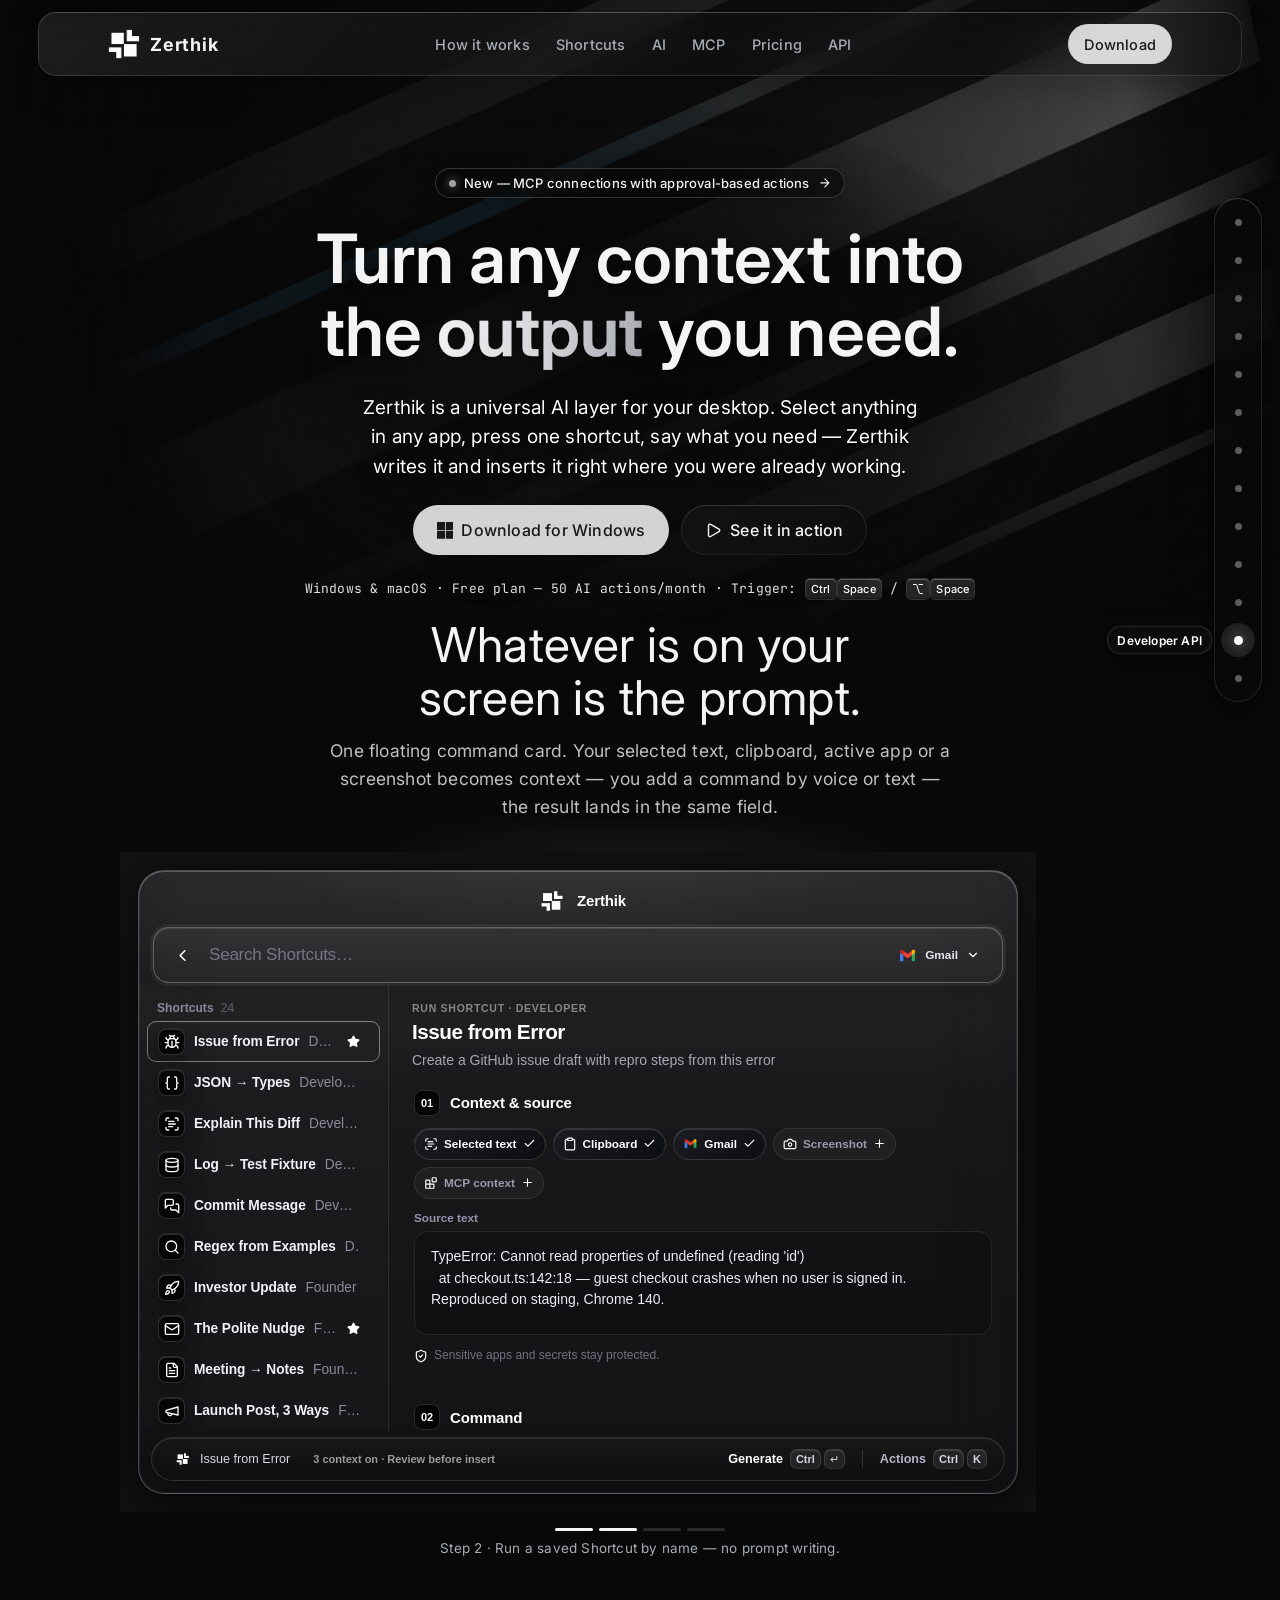
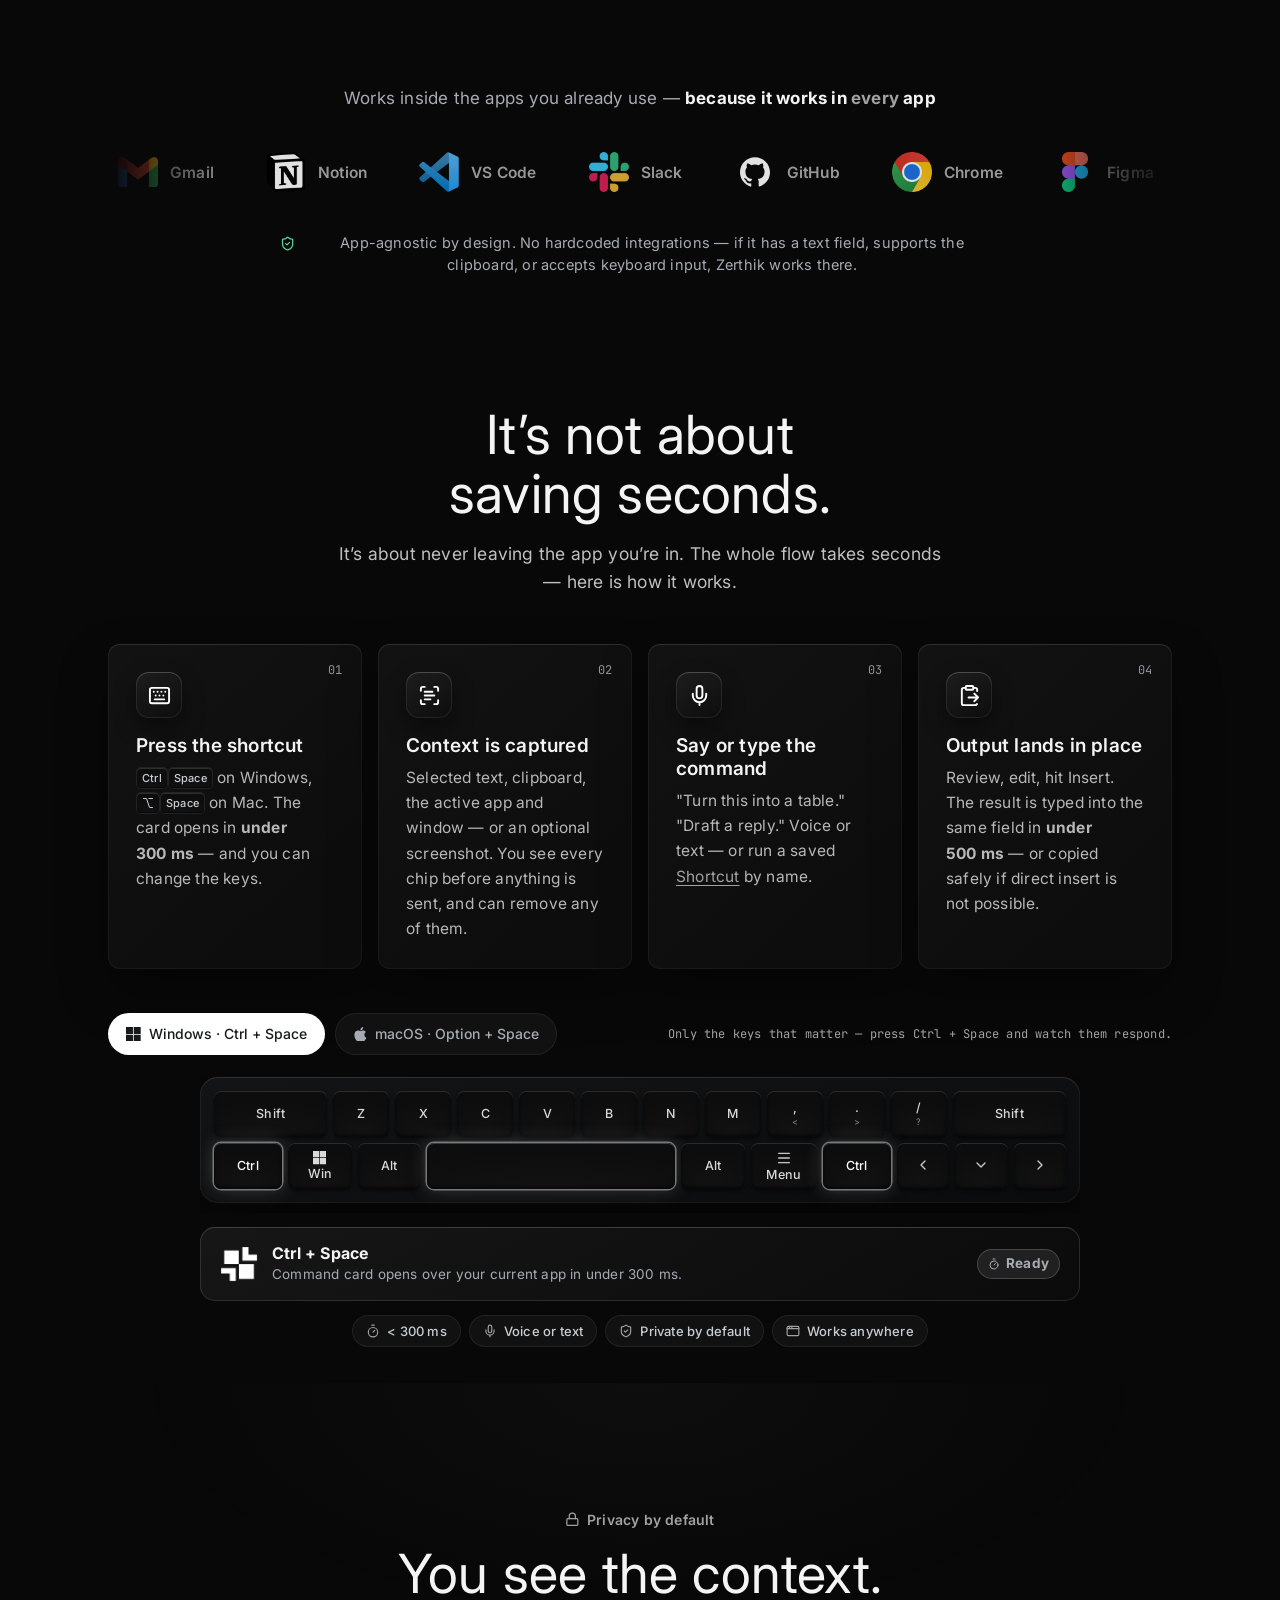
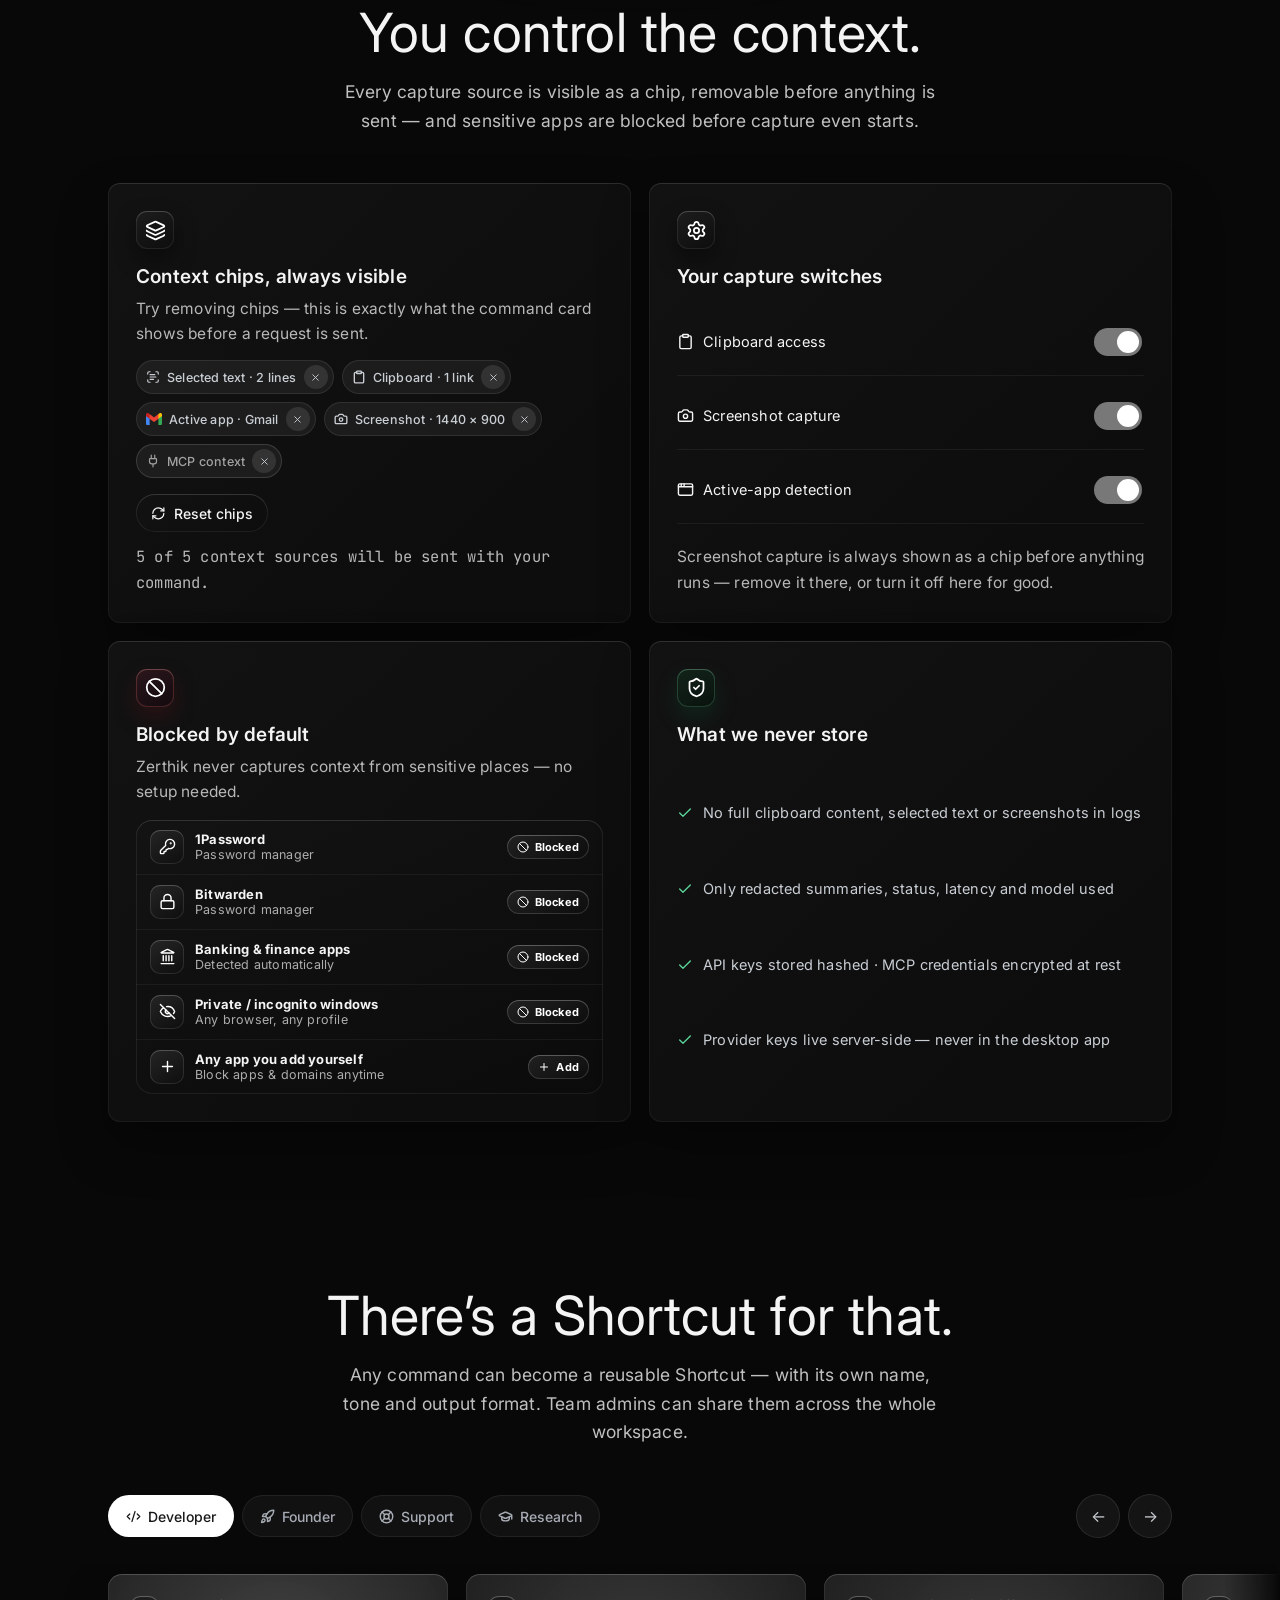
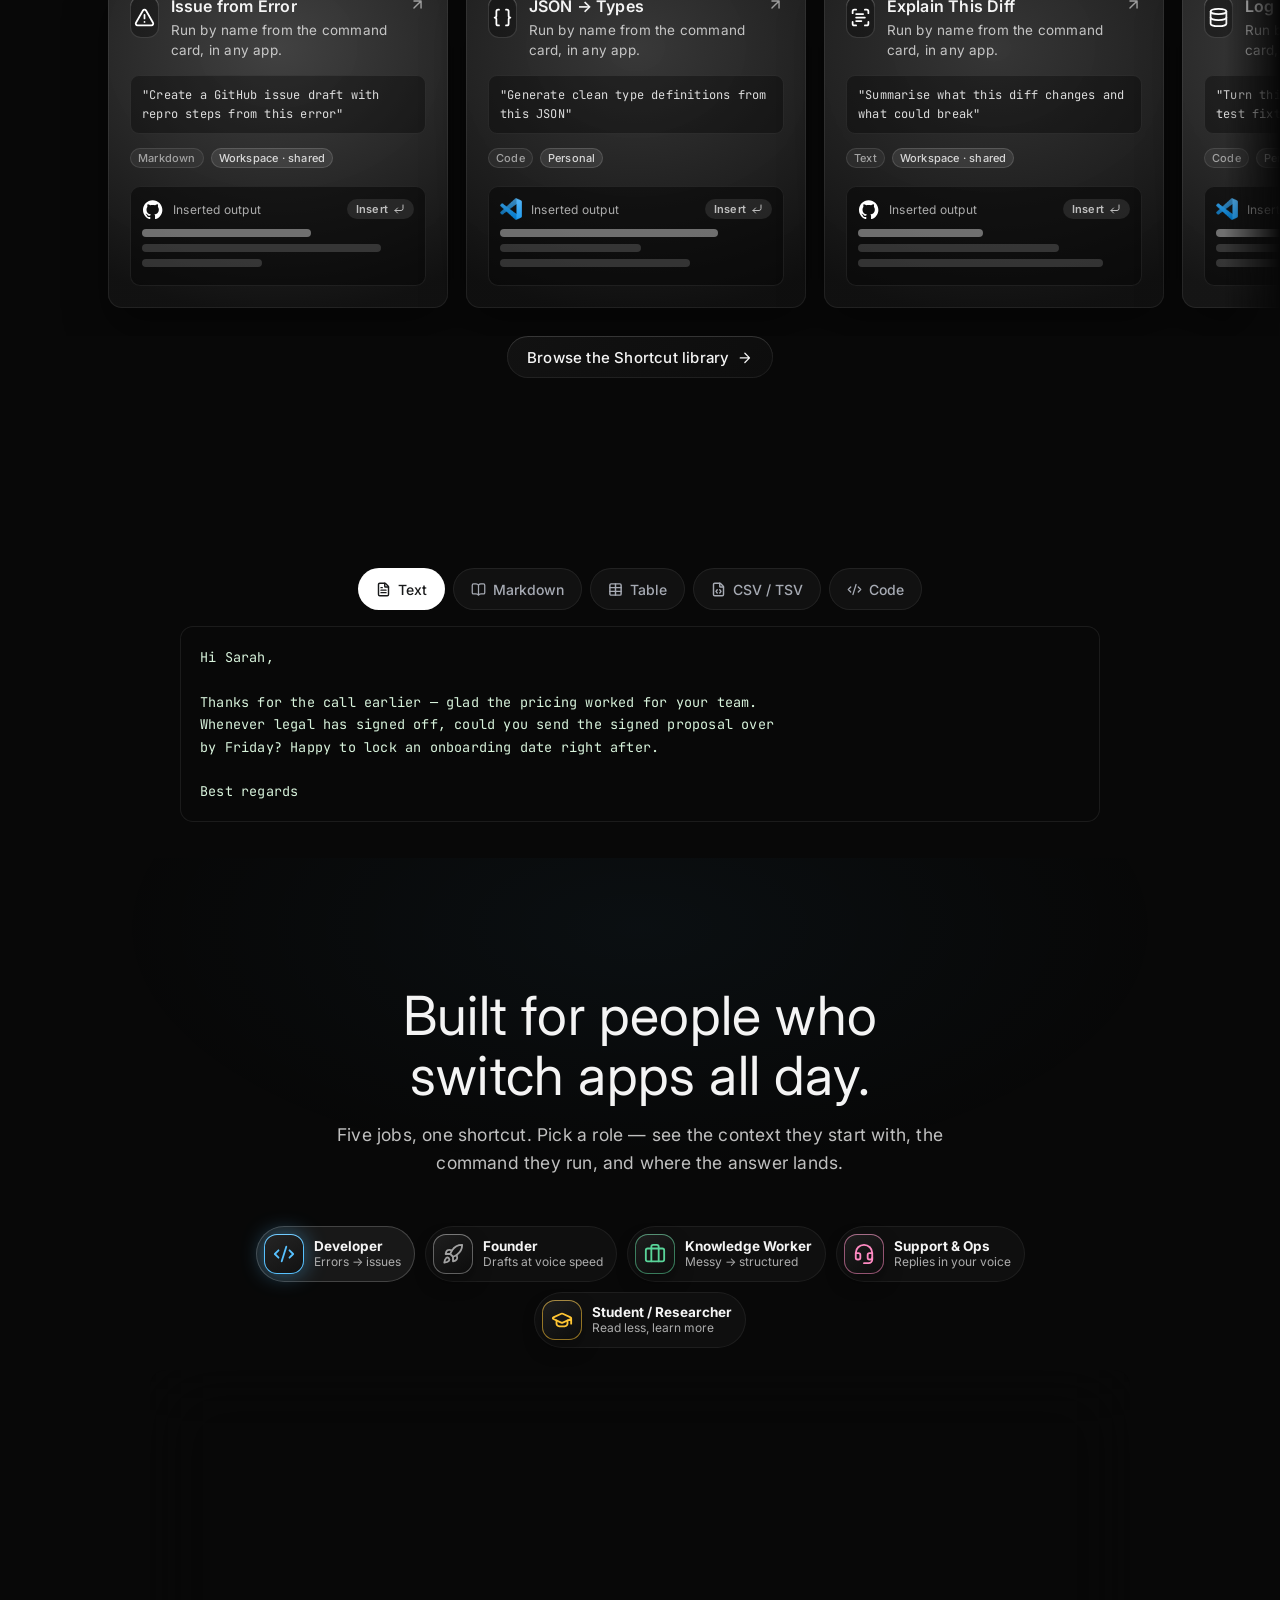
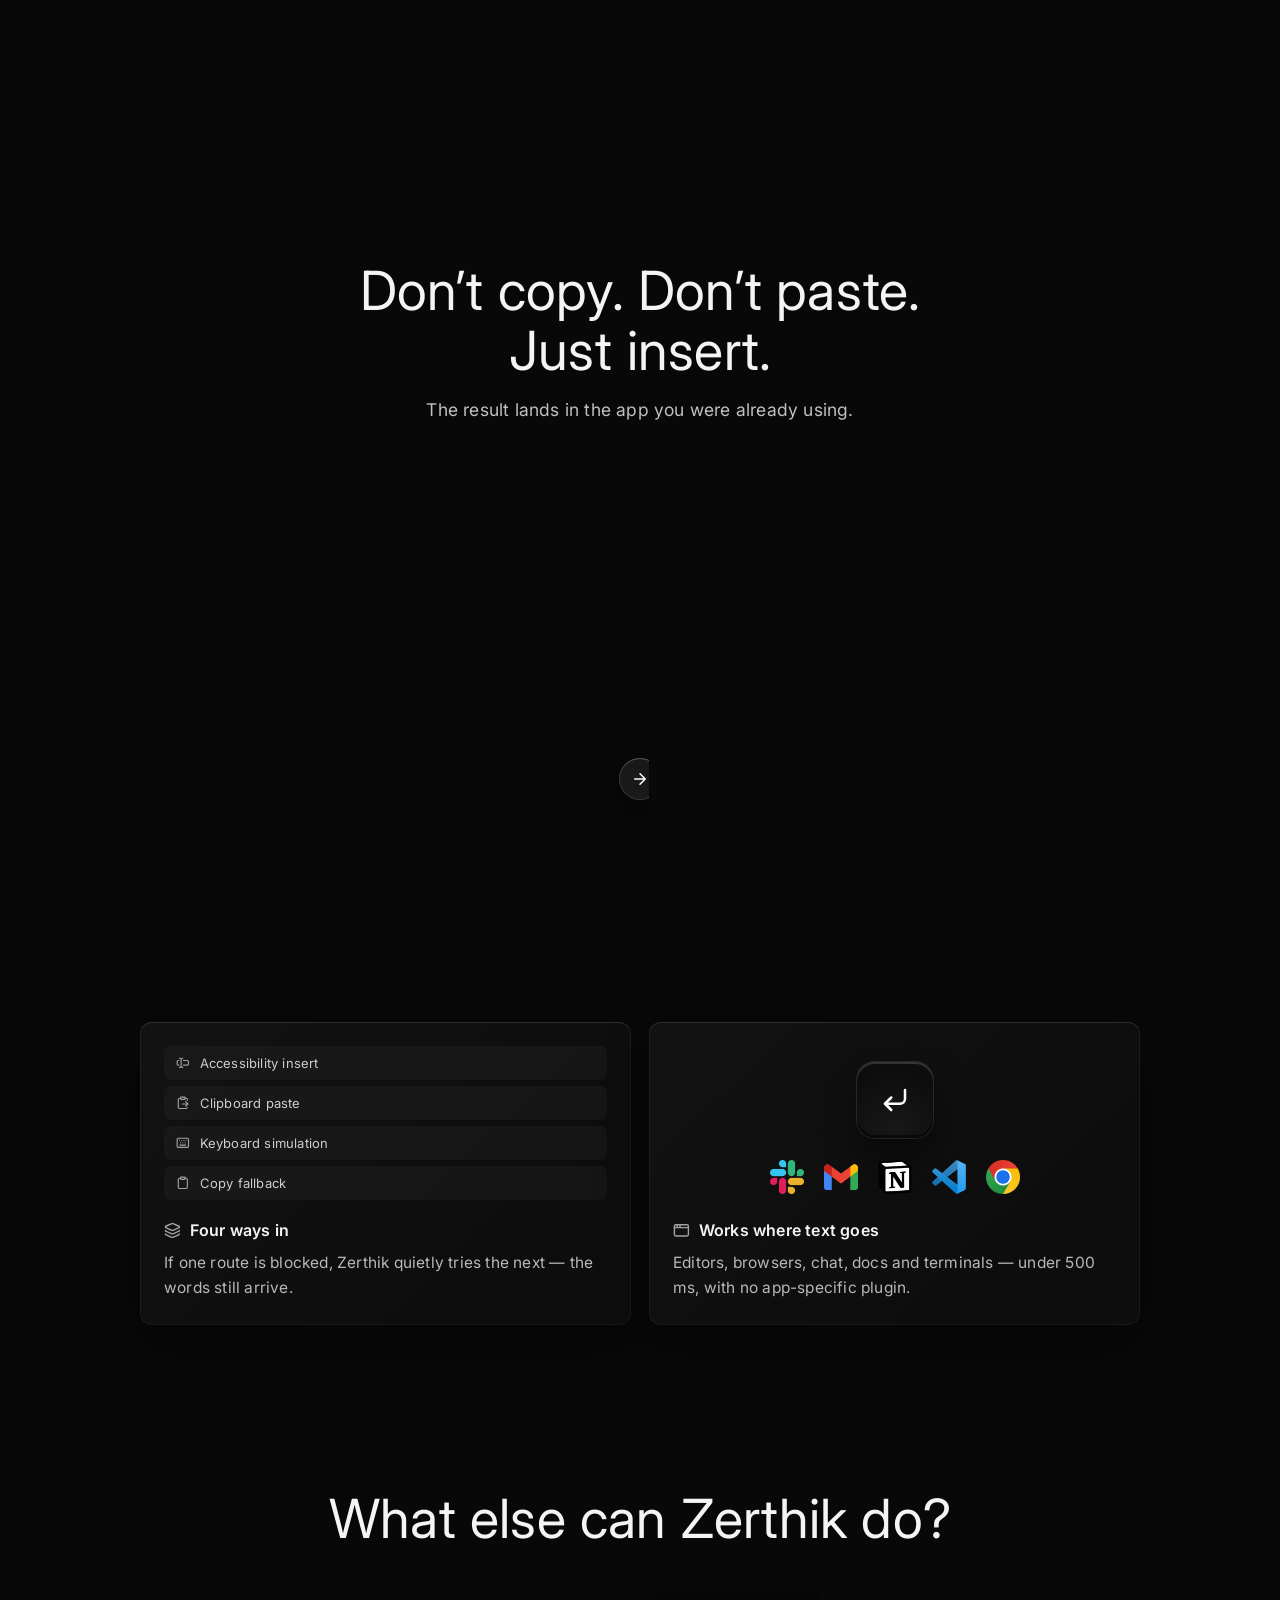
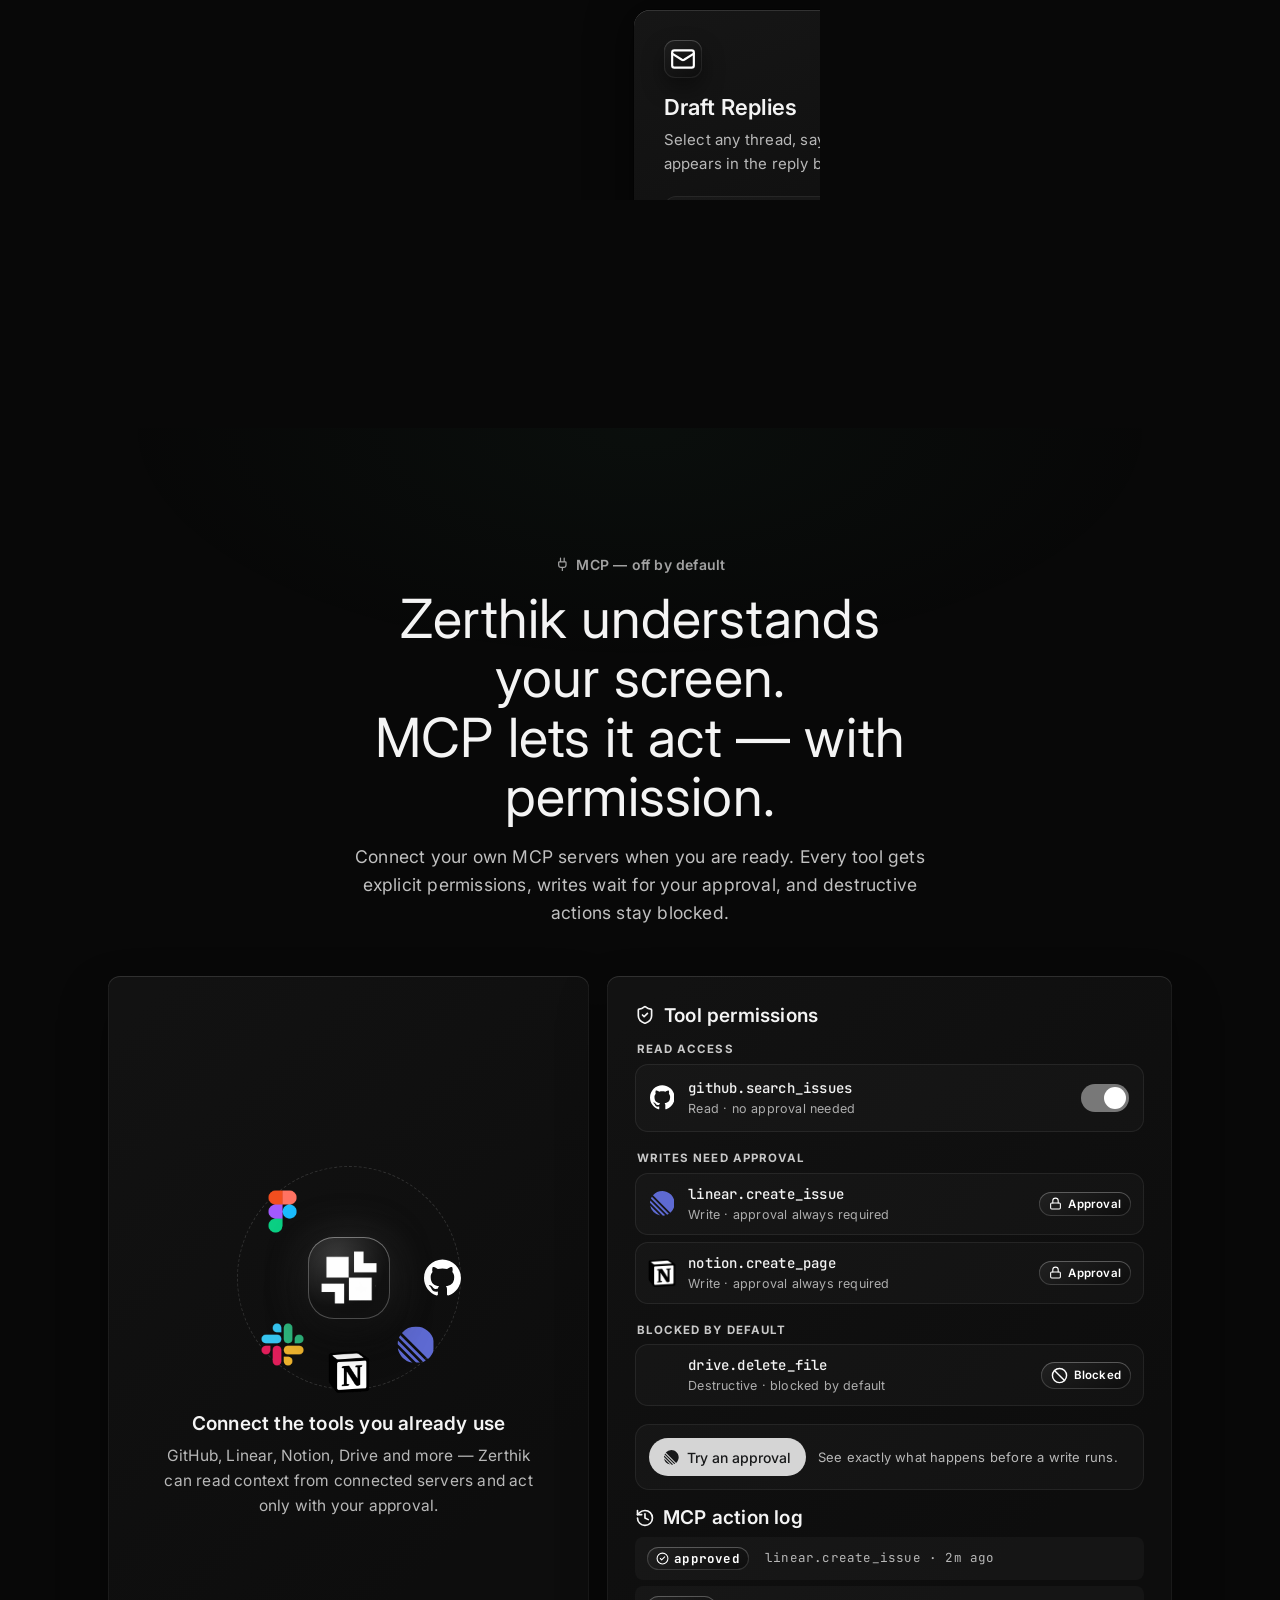
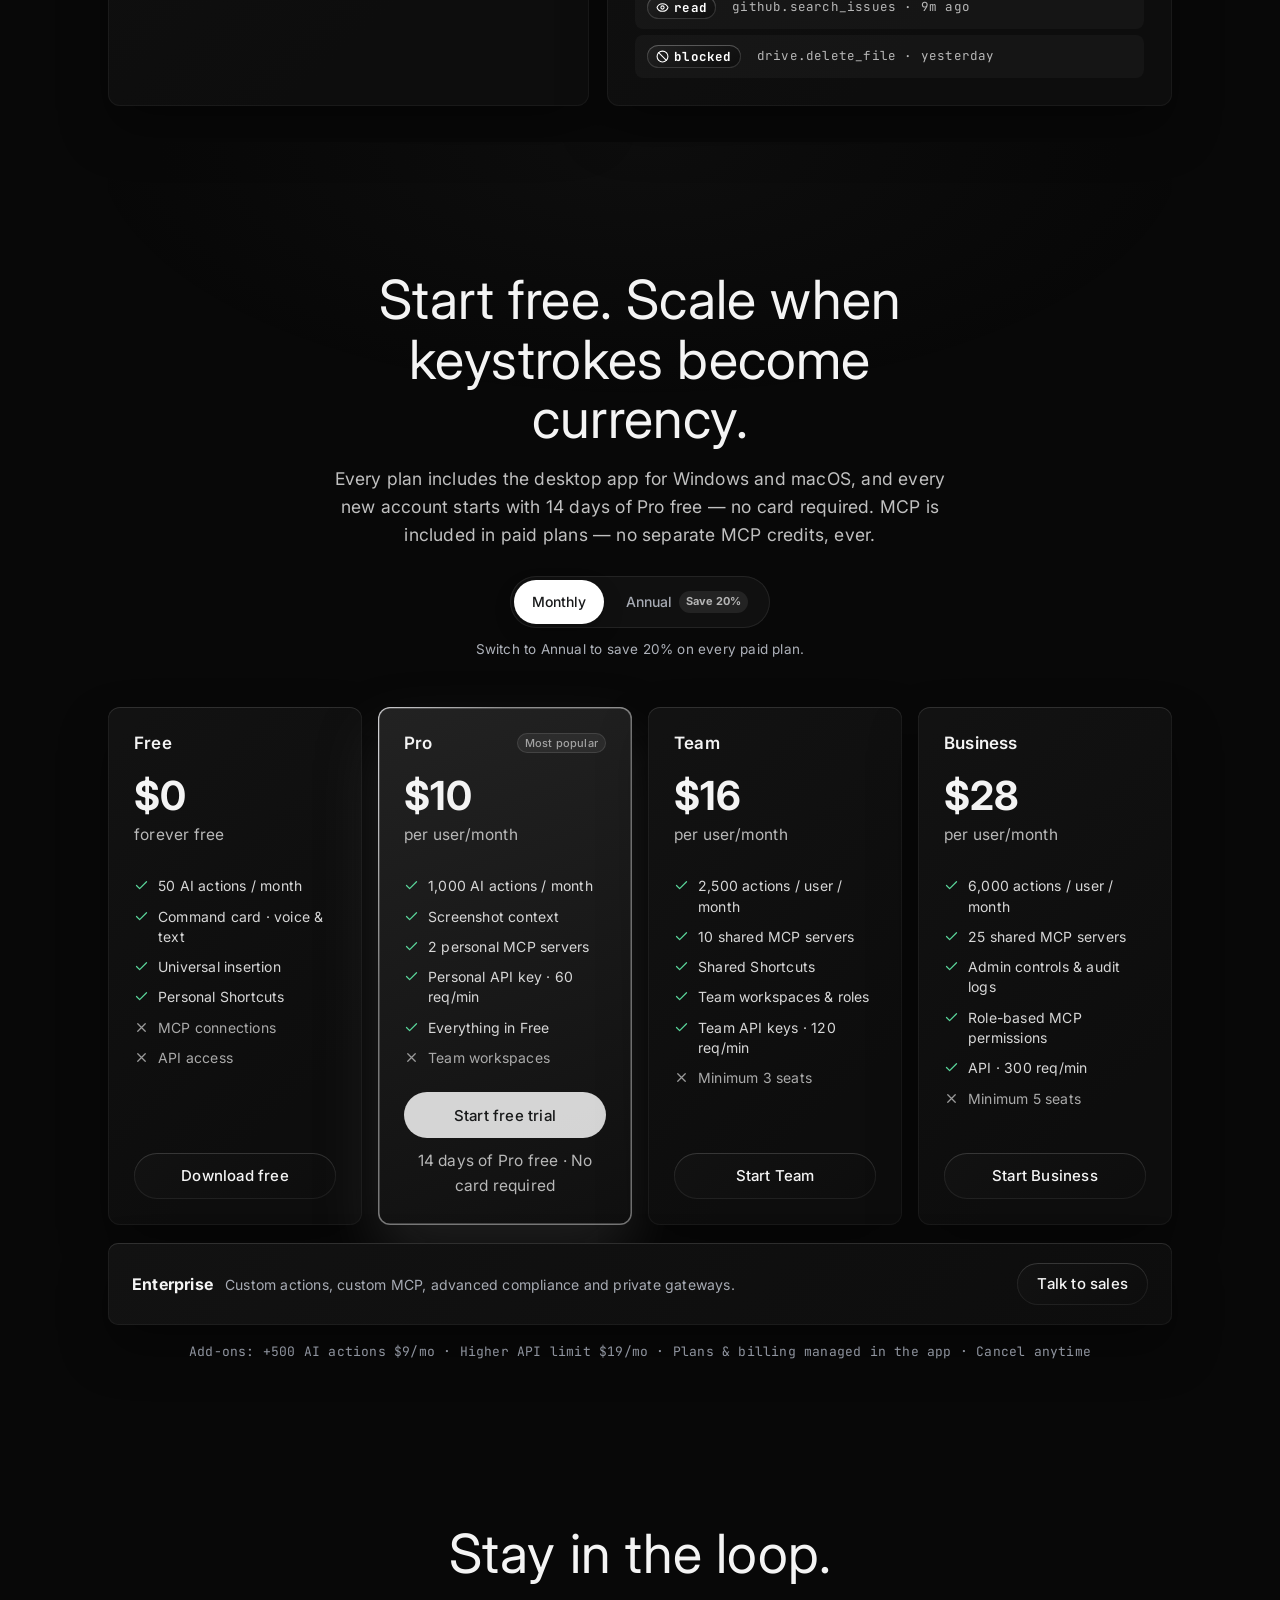
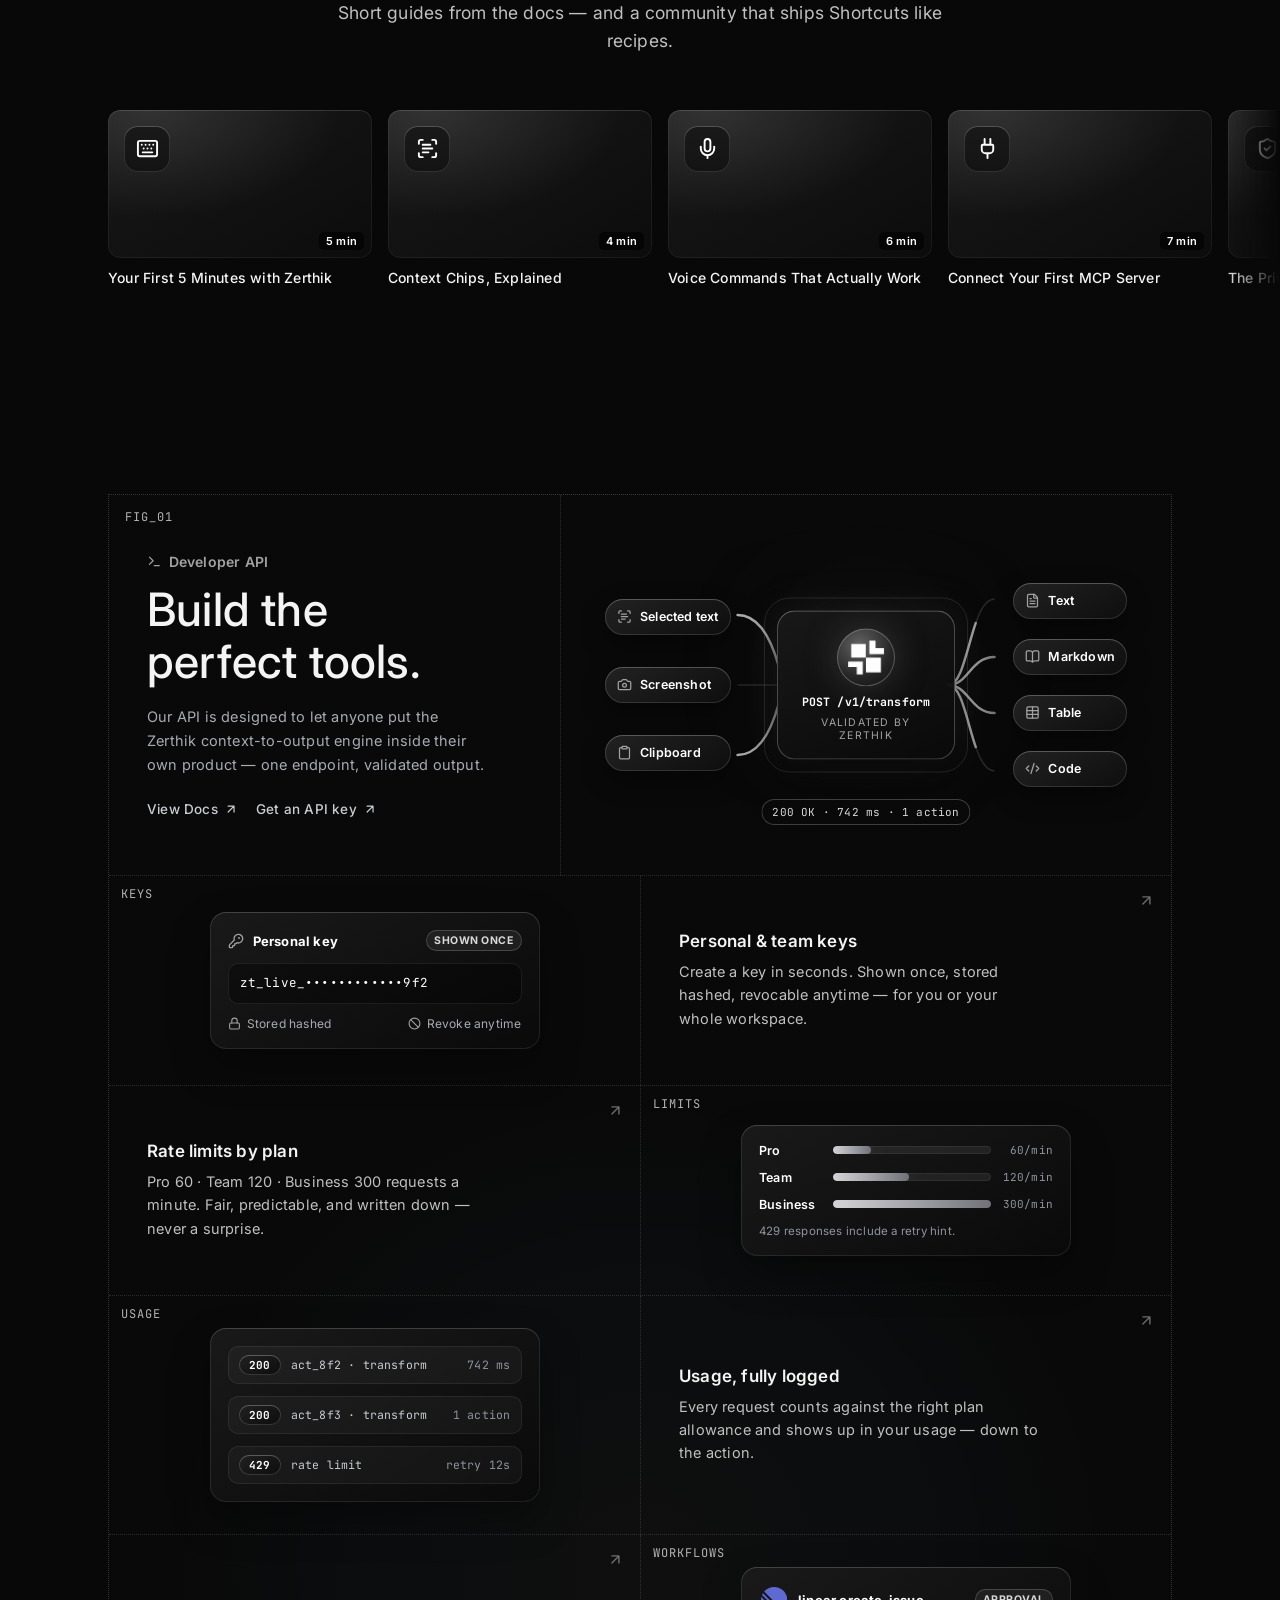
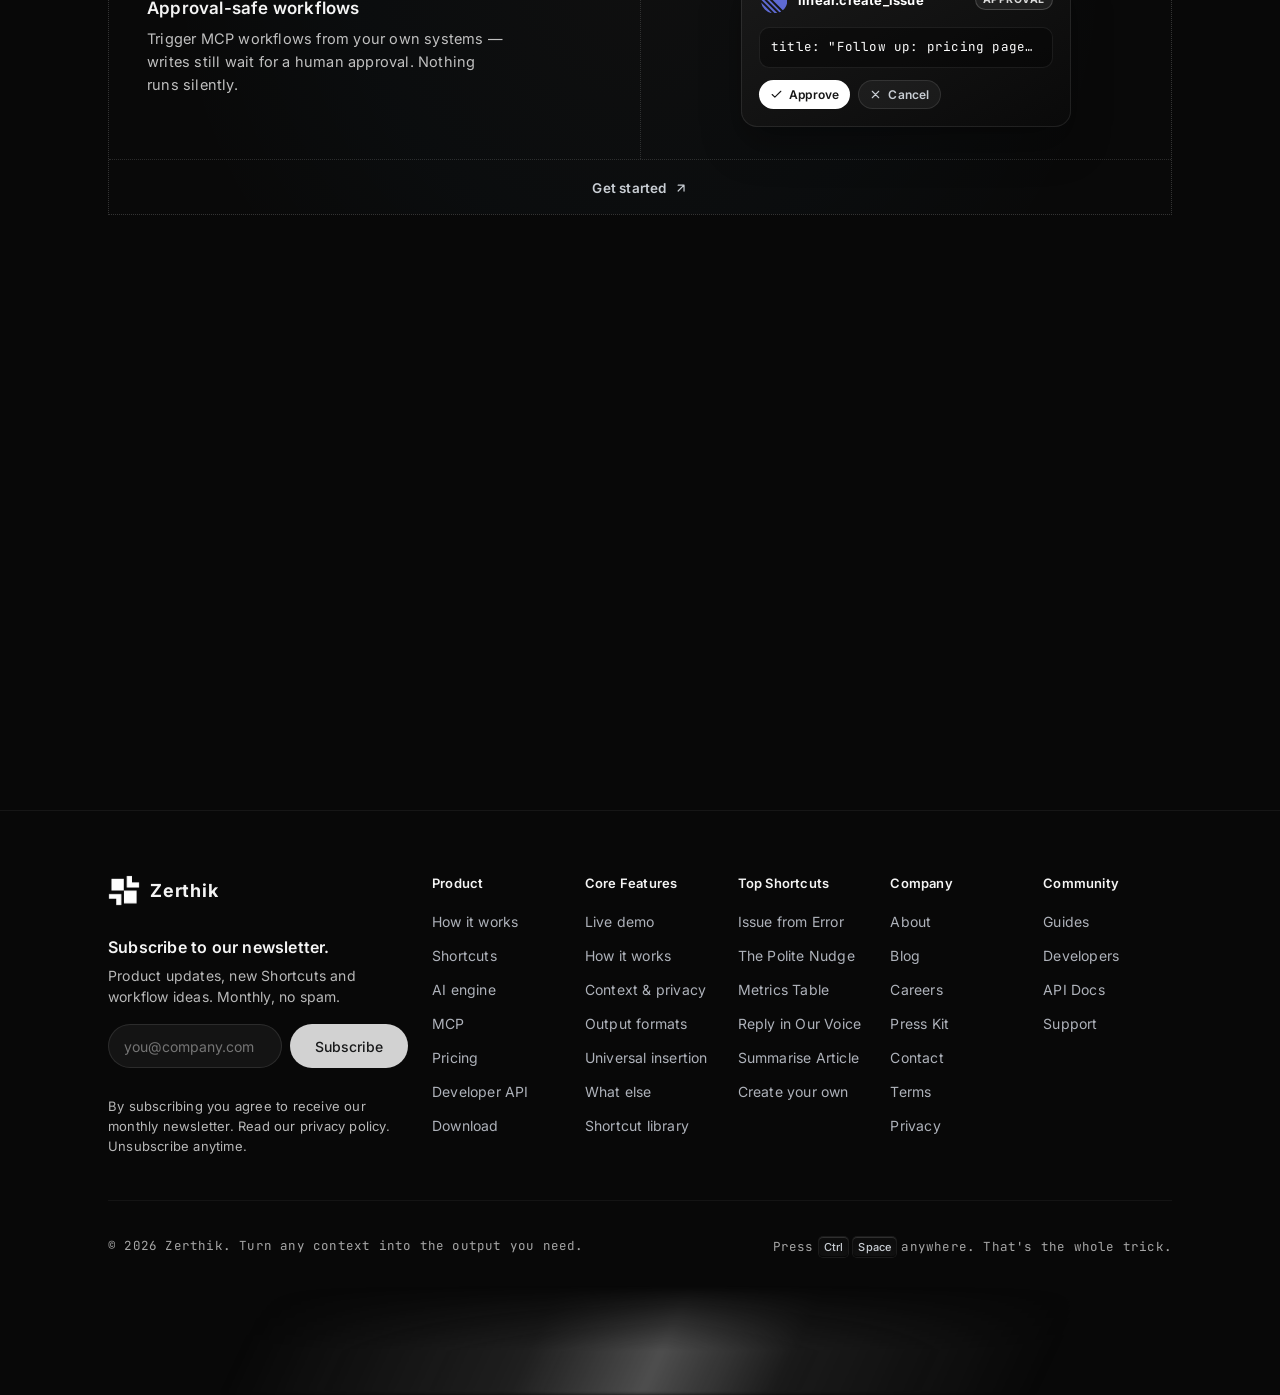
<file: index.html>
<!DOCTYPE html>
<html lang="en">
<head>
<meta charset="UTF-8" />
<meta name="viewport" content="width=device-width, initial-scale=1.0" />
<title>Zerthik — Turn any context into the output you need</title>
<meta name="description" content="Zerthik is a universal AI context-to-output desktop tool for Windows and macOS. Select anything in any app, press one shortcut, say what you need — Zerthik writes it and inserts it where you work." />
<link rel="preconnect" href="https://fonts.googleapis.com" />
<link rel="preconnect" href="https://fonts.gstatic.com" crossorigin />
<link href="https://fonts.googleapis.com/css2?family=Inter:wght@400;500;600;700;800&family=JetBrains+Mono:wght@400;500&display=swap" rel="stylesheet" />
<link rel="stylesheet" href="styles.css?v=7" />
<link rel="icon" type="image/png" sizes="512x512" href="assets/zerthik-favicon.png" />
<link rel="apple-touch-icon" href="assets/zerthik-favicon.png" />
</head>
<body class="home">
<a class="skip-link" href="#main">Skip to main content</a>

<nav class="section-rail" aria-label="Page sections">
  <a href="#demo" data-rail="demo"><span>Demo</span></a>
  <a href="#how" data-rail="how"><span>How it works</span></a>
  <a href="#context" data-rail="context"><span>Privacy</span></a>
  <a href="#shortcuts" data-rail="shortcuts"><span>Shortcuts</span></a>
  <a href="#ai" data-rail="ai"><span>Output formats</span></a>
  <a href="#personas" data-rail="personas"><span>Who it's for</span></a>
  <a href="#insert" data-rail="insert"><span>Insert</span></a>
  <a href="#whatelse" data-rail="whatelse"><span>What else</span></a>
  <a href="#mcp" data-rail="mcp"><span>MCP</span></a>
  <a href="#pricing" data-rail="pricing"><span>Pricing</span></a>
  <a href="#community" data-rail="community"><span>Guides</span></a>
  <a href="#api" data-rail="api"><span>Developer API</span></a>
  <a href="#download" data-rail="download"><span>Download</span></a>
</nav>
<button class="back-top" id="backTop" type="button" aria-label="Back to top"><span class="ui-ic" data-ui="chevron-up"></span></button>

<!-- ================= NAVBAR ================= -->
<header class="nav-wrap" id="navbar">
  <nav class="nav glass">
    <a class="brand" href="#main" aria-label="Zerthik home">
      <img class="brand-mark" src="assets/zerthik-logo.png" alt="" aria-hidden="true" />
      <span class="brand-name">Zerthik</span>
    </a>
    <div class="nav-links" id="navLinks">
      <a href="how-it-works.html">How it works</a>
      <a href="shortcuts.html">Shortcuts</a>
      <a href="ai.html">AI</a>
      <a href="mcp.html">MCP</a>
      <a href="pricing.html">Pricing</a>
      <a href="api.html">API</a>
    </div>
    <div class="nav-actions">
      <a class="btn btn-white btn-sm" href="#download">Download</a>
      <button class="hamburger" id="hamburger" aria-label="Open menu" aria-expanded="false"><span></span><span></span><span></span></button>
    </div>
  </nav>
  <div class="mobile-menu glass" id="mobileMenu">
    <a href="how-it-works.html">How it works</a><a href="shortcuts.html">Shortcuts</a><a href="ai.html">AI</a>
    <a href="mcp.html">MCP</a><a href="pricing.html">Pricing</a><a href="api.html">API</a>
    <a href="#download">Download</a>
  </div>
</header>

<main id="main" tabindex="-1"><!-- ================= 1. HERO ================= -->
<section class="hero">
  <div class="hero-bg" aria-hidden="true">
    <div class="aurora"><span></span><span></span><span></span><span></span></div>
    <div class="streaks"><span></span><span></span><span></span><span></span><span></span><span></span></div>
    <div class="hero-fade"></div>
  </div>
  <div class="hero-text container">
    <a class="pill fade-up" href="#mcp"><span class="pill-dot"></span> New — MCP connections with approval-based actions <span class="ui-ic" data-ui="arrow-right"></span></a>
    <h1 class="fade-up d1">Turn any context into<br/>the <span class="aurora-text">output</span> you need.</h1>
    <p class="hero-sub fade-up d2">Zerthik is a universal AI layer for your desktop. Select anything in any app,
      press one shortcut, say what you need — Zerthik writes it and inserts it right
      where you were already working.</p>
    <div class="hero-cta fade-up d3">
      <a class="btn btn-white btn-lg" id="downloadBtn" href="#download">
        <span data-brand-plain="windows11" id="heroOsIcon"></span>
        <span id="downloadLabel">Download for Windows</span>
      </a>
      <a class="btn btn-dark btn-lg" href="#demo"><span class="ui-ic" data-ui="play"></span> See it in action</a>
    </div>
    <p class="hero-meta mono fade-up d4">Windows &amp; macOS · Free plan — 50 AI actions/month · Trigger:
      <span class="kbd kbd-invert">Ctrl</span><span class="kbd kbd-invert">Space</span> /
      <span class="kbd kbd-invert"><span class="ui-ic kbd-ic" data-ui="option"></span></span><span class="kbd kbd-invert">Space</span></p>
  </div>
</section>

<!-- ================= 2. COMMAND CARD DEMO ================= -->
<section class="section container" id="demo">
  <div class="section-head reveal">
    <h2>Whatever is on your screen is the prompt.</h2>
    <p>One floating command card. Your selected text, clipboard, active app or a screenshot
       becomes context — you add a command by voice or text — the result lands in the same field.</p>
  </div>

  <div class="live-demo reveal" id="liveDemo">
    <div class="live-demo-glow" aria-hidden="true"></div>
    <div class="live-demo-stage" id="liveDemoStage">
      <iframe id="liveDemoApp" title="Zerthik desktop app — interactive live demo" data-src="demo/?demo=1&amp;embed=1" allow="clipboard-write" aria-label="Zerthik app live demo (auto-playing)" tabindex="-1"></iframe>
      <noscript><p class="live-demo-noscript">Enable JavaScript, or <a href="demo/?demo=1">open the live demo full screen</a>.</p></noscript>
    </div>
    <div class="live-demo-status">
      <div class="live-demo-segments" id="liveDemoSegments" aria-hidden="true"><span></span><span></span><span></span><span></span></div>
      <p class="live-demo-note" id="liveDemoStatus" aria-live="polite">Live in your browser — the actual app, running the full Shortcut loop on its own.</p>
    </div>
  </div>
</section>

<!-- ================= WORKS EVERYWHERE ================= -->
<section class="container everywhere">
  <p class="everywhere-title reveal">Works inside the apps you already use — <strong>because it works in <em>every</em> app</strong></p>
  <div class="marquee magic-marquee reveal" id="marquee" aria-hidden="true" style="--duration:42s;--gap:3rem"></div>
  <p class="everywhere-note reveal"><span class="ui-ic" data-ui="shield-check"></span>
    App-agnostic by design. No hardcoded integrations — if it has a text field, supports the clipboard, or accepts keyboard input, Zerthik works there.</p>
</section>

<!-- ================= 3. HOW IT WORKS + KEYBOARD ================= -->
<section class="section container" id="how">
  <div class="section-head reveal">
    <h2>It’s not about saving seconds.</h2>
    <p>It’s about never leaving the app you’re in. The whole flow takes seconds — here is how it works.</p>
  </div>
  <div class="steps-grid">
    <article class="card step-card reveal"><span class="step-num mono">01</span><span class="ic-badge" data-ui="keyboard"></span><h3>Press the shortcut</h3><p><span class="kbd">Ctrl</span><span class="kbd">Space</span> on Windows, <span class="kbd"><span class="ui-ic kbd-ic" data-ui="option"></span></span><span class="kbd">Space</span> on Mac. The card opens in <strong>under 300&nbsp;ms</strong> — and you can change the keys.</p></article>
    <article class="card step-card reveal"><span class="step-num mono">02</span><span class="ic-badge" data-ui="scan-text"></span><h3>Context is captured</h3><p>Selected text, clipboard, the active app and window — or an optional screenshot. You see every chip before anything is sent, and can remove any of them.</p></article>
    <article class="card step-card reveal"><span class="step-num mono">03</span><span class="ic-badge" data-ui="mic"></span><h3>Say or type the command</h3><p>"Turn this into a table." "Draft a reply." Voice or text — or run a saved <a href="#shortcuts" class="text-link">Shortcut</a> by name.</p></article>
    <article class="card step-card reveal"><span class="step-num mono">04</span><span class="ic-badge" data-ui="clipboard-paste"></span><h3>Output lands in place</h3><p>Review, edit, hit Insert. The result is typed into the same field in <strong>under 500&nbsp;ms</strong> — or copied safely if direct insert is not possible.</p></article>
  </div>

  <div class="os-toggle reveal" role="tablist" aria-label="Choose your OS shortcut">
    <button class="tab active" data-os="windows" role="tab" aria-selected="true"><span data-brand-plain="windows11"></span> Windows · Ctrl + Space</button>
    <button class="tab" data-os="macos" role="tab" aria-selected="false" tabindex="-1"><span data-brand-plain="apple"></span> macOS · Option + Space</button>
    <span class="os-hint mono" id="osHint">Only the keys that matter — press Ctrl + Space and watch them respond.</span>
  </div>
  <div class="shortcut-stage reveal">
    <div class="keyboard-scroll">
      <div class="keyboard keyboard-compact" id="keyboardMain" aria-label="Compact platform keyboard showing the Zerthik shortcut"></div>
    </div>
    <div class="shortcut-preview" aria-live="polite">
      <img src="assets/zerthik-logo.png" alt="" aria-hidden="true" />
      <div><strong id="shortcutPreviewTitle">Ctrl + Space</strong><span>Command card opens over your current app in under 300 ms.</span></div>
      <span class="shortcut-ready"><span class="ui-ic" data-ui="timer"></span> Ready</span>
    </div>
    <div class="shortcut-features" aria-label="Shortcut benefits">
      <span><span class="ui-ic" data-ui="timer"></span> &lt; 300 ms</span>
      <span><span class="ui-ic" data-ui="mic"></span> Voice or text</span>
      <span><span class="ui-ic" data-ui="shield-check"></span> Private by default</span>
      <span><span class="ui-ic" data-ui="app-window"></span> Works anywhere</span>
    </div>
  </div>
</section>

<!-- ================= 4. CONTEXT & PRIVACY ================= -->
<section class="section container" id="context">
  <div class="section-head reveal">
    <span class="eyebrow"><span class="ui-ic" data-ui="lock"></span> Privacy by default</span>
    <h2>You see the context.<br/>You control the context.</h2>
    <p>Every capture source is visible as a chip, removable before anything is sent —
       and sensitive apps are blocked before capture even starts.</p>
  </div>
  <div class="privacy-grid">
    <article class="card reveal">
      <span class="ic-badge" data-ui="layers"></span>
      <h3>Context chips, always visible</h3>
      <p>Try removing chips — this is exactly what the command card shows before a request is sent.</p>
      <div class="chips chips-demo" id="chipsDemo"></div>
      <button class="btn btn-dark btn-sm" id="chipsReset" type="button"><span class="ui-ic" data-ui="refresh-cw"></span> Reset chips</button>
      <p class="tiny muted chips-status mono" id="chipsStatus"></p>
    </article>
    <article class="card reveal">
      <span class="ic-badge" data-ui="settings"></span>
      <h3>Your capture switches</h3>
      <div class="toggle-list">
        <div class="toggle-row"><span><span class="ui-ic" data-ui="clipboard"></span> Clipboard access</span><button class="switch on" type="button" role="switch" aria-checked="true" aria-label="Clipboard access"><i></i></button></div>
        <div class="toggle-row"><span><span class="ui-ic" data-ui="camera"></span> Screenshot capture</span><button class="switch on" type="button" role="switch" aria-checked="true" aria-label="Screenshot capture"><i></i></button></div>
        <div class="toggle-row"><span><span class="ui-ic" data-ui="app-window"></span> Active-app detection</span><button class="switch on" type="button" role="switch" aria-checked="true" aria-label="Active-app detection"><i></i></button></div>
      </div>
      <p class="tiny muted">Screenshot capture is always shown as a chip before anything runs — remove it there, or turn it off here for good.</p>
    </article>
    <article class="card reveal">
      <span class="ic-badge badge-red" data-ui="ban"></span>
      <h3>Blocked by default</h3>
      <p>Zerthik never captures context from sensitive places — no setup needed.</p>
      <div class="guard-panel">
        <ul class="guard-list" aria-label="Apps and windows blocked by default">
          <li class="guard-row"><span class="guard-tile"><span class="ui-ic" data-ui="key-round"></span></span><span class="guard-info"><strong>1Password</strong><small>Password manager</small></span><span class="status-pill"><span class="ui-ic" data-ui="ban"></span> Blocked</span></li>
          <li class="guard-row"><span class="guard-tile"><span class="ui-ic" data-ui="lock"></span></span><span class="guard-info"><strong>Bitwarden</strong><small>Password manager</small></span><span class="status-pill"><span class="ui-ic" data-ui="ban"></span> Blocked</span></li>
          <li class="guard-row"><span class="guard-tile"><span class="ui-ic" data-ui="landmark"></span></span><span class="guard-info"><strong>Banking &amp; finance apps</strong><small>Detected automatically</small></span><span class="status-pill"><span class="ui-ic" data-ui="ban"></span> Blocked</span></li>
          <li class="guard-row"><span class="guard-tile"><span class="ui-ic" data-ui="eye-off"></span></span><span class="guard-info"><strong>Private / incognito windows</strong><small>Any browser, any profile</small></span><span class="status-pill"><span class="ui-ic" data-ui="ban"></span> Blocked</span></li>
          <li class="guard-row guard-add"><span class="guard-tile"><span class="ui-ic" data-ui="plus"></span></span><span class="guard-info"><strong>Any app you add yourself</strong><small>Block apps &amp; domains anytime</small></span><span class="status-pill"><span class="ui-ic" data-ui="plus"></span> Add</span></li>
        </ul>

      </div>
    </article>
    <article class="card reveal">
      <span class="ic-badge badge-green" data-ui="shield-check"></span>
      <h3>What we never store</h3>
      <ul class="check-list">
        <li><span class="ui-ic ok" data-ui="check"></span> No full clipboard content, selected text or screenshots in logs</li>
        <li><span class="ui-ic ok" data-ui="check"></span> Only redacted summaries, status, latency and model used</li>
        <li><span class="ui-ic ok" data-ui="check"></span> API keys stored hashed · MCP credentials encrypted at rest</li>
        <li><span class="ui-ic ok" data-ui="check"></span> Provider keys live server-side — never in the desktop app</li>
      </ul>
    </article>
  </div>
</section>

<!-- ================= 7. SHORTCUT LIBRARY ================= -->
<section class="section" id="shortcuts">
  <div class="container section-head reveal">
    <h2>There’s a Shortcut for that.</h2>
    <p>Any command can become a reusable Shortcut — with its own name, tone and output format.
       Team admins can share them across the whole workspace.</p>
  </div>
  <div class="container ext-controls reveal">
    <div class="tabs" role="tablist" aria-label="Shortcut categories">
      <button class="tab sc-tab active" data-cat="developer" role="tab"><span class="ui-ic" data-ui="code-xml"></span> Developer</button>
      <button class="tab sc-tab" data-cat="founder" role="tab"><span class="ui-ic" data-ui="rocket"></span> Founder</button>
      <button class="tab sc-tab" data-cat="support" role="tab"><span class="ui-ic" data-ui="life-buoy"></span> Support</button>
      <button class="tab sc-tab" data-cat="research" role="tab"><span class="ui-ic" data-ui="graduation-cap"></span> Research</button>
    </div>
    <div class="carousel-btns">
      <button class="cbtn" id="scPrev" aria-label="Previous shortcuts">←</button>
      <button class="cbtn" id="scNext" aria-label="Next shortcuts">→</button>
    </div>
  </div>
  <div class="ext-viewport reveal" data-carousel><div class="ext-track" id="scTrack" tabindex="0" role="region" aria-label="Shortcut cards. Use left and right arrow keys to browse."></div></div>
  <div class="container center reveal"><a class="btn btn-dark" href="shortcuts.html">Browse the Shortcut library <span class="ui-ic" data-ui="arrow-right"></span></a></div>
</section>

<!-- ================= 5. AI ENGINE ================= -->
<section class="section container" id="ai">

  <div class="formats reveal">

    <div class="tabs" role="tablist" aria-label="Output formats">
      <button class="tab active" data-fmt="text" role="tab"><span class="ui-ic" data-ui="file-text"></span> Text</button>
      <button class="tab" data-fmt="markdown" role="tab"><span class="ui-ic" data-ui="book-open"></span> Markdown</button>
      <button class="tab" data-fmt="table" role="tab"><span class="ui-ic" data-ui="table"></span> Table</button>
      <button class="tab" data-fmt="csv" role="tab"><span class="ui-ic" data-ui="file-code"></span> CSV / TSV</button>
      <button class="tab" data-fmt="code" role="tab"><span class="ui-ic" data-ui="code-xml"></span> Code</button>
    </div>
    <pre class="format-out mono" id="formatOut"></pre>
  </div>
</section>

<!-- ================= 9. PERSONAS ================= -->
<section class="section container" id="personas">
  <div class="section-head reveal">
    <h2>Built for people who<br/>switch apps all day.</h2>
    <p>Five jobs, one shortcut. Pick a role — see the context they start with, the command they run, and where the answer lands.</p>
  </div>
  <div class="people reveal" id="peopleRow"></div>
  <div class="testimonial-panel glass-window reveal" id="personaPanel">
    <div class="t-col">
      <p class="list-label">The daily need</p>
      <h4 id="pNeed">—</h4>
      <p id="pNeedDesc" class="muted">—</p>
    </div>
    <div class="t-col">
      <p class="list-label">Context used</p>
      <h4 id="pContext">—</h4>
      <p id="pContextDesc" class="muted">—</p>
    </div>
    <div class="t-col">
      <p class="list-label">Where it lands</p>
      <h4><span id="pAppIcon"></span> <span id="pApp">—</span></h4>
      <p id="pAppDesc" class="muted">—</p>
    </div>
    <blockquote class="t-quote" id="pQuote">—</blockquote>
  </div>
</section>

<!-- ================= 6. UNIVERSAL INSERTION (live demo) ================= -->
<section class="section container" id="insert">
  <div class="section-head bento-head reveal">
    <h2>Don’t copy. Don’t paste.<br/>Just insert.</h2>
    <p>The result lands in the app you were already using.</p>
  </div>

  <div class="bento insert-bento">
    <article class="card bento-wide insert-card-main reveal">
      <ol class="insert-flow" aria-label="Insertion flow">
        <li><span>1</span> Zerthik output</li>
        <li><span>2</span> Insert</li>
        <li><span>3</span> Slack field</li>
      </ol>
      <div class="insert-card-copy">
        <h5 class="bento-label"><span class="ui-ic" data-ui="clipboard-paste"></span> Universal insertion</h5>
        <p>Tired of carrying AI output between apps? Zerthik writes it directly into the
           focused field — and falls back safely if that field says no.</p>
        <div class="insert-source-box">
          <div class="insert-source-head">
            <img class="insert-logo" src="assets/zerthik-logo.png" alt="" aria-hidden="true" />
            <strong>Zerthik output</strong>

            <span class="insert-count mono" id="insertCount">169 characters</span>
          </div>
          <p id="insertText">Hi team — quick update: the release is green across Windows and macOS. All 214 tests pass, so we ship tomorrow at 10 AM. Thanks to everyone who reviewed on short notice!</p>
        </div>
        <div class="insert-btns">
          <button class="btn btn-white" id="insertBtn" type="button"><span class="ui-ic" data-ui="clipboard-paste"></span> Insert</button>
          <button class="btn btn-dark" id="copyOutBtn" type="button"><span class="ui-ic" data-ui="copy"></span> Copy</button>
          <button class="btn btn-dark" id="regenBtn" type="button"><span class="ui-ic" data-ui="refresh-cw"></span> Regenerate</button>
        </div>
        <p class="tiny mono insert-status" id="insertStatus">Ready — press Insert and watch it land in Slack.</p>
      </div>
      <span class="insert-flow-arrow" aria-hidden="true"><span class="ui-ic" data-ui="arrow-right"></span></span>
      <div class="insert-visual" aria-hidden="true">
        <div class="insert-glass-bg"></div>
        <div class="slack-composer-card">
          <div class="slack-composer-head"><span data-brand="slack"></span><strong>Slack</strong><span>#releases</span></div>
          <p class="slack-mini-msg"><strong>Rahul</strong> Windows build is green from my side.</p>
          <p class="slack-mini-msg"><strong>Emily</strong> Are both desktop builds green?</p>
          <div class="target-field mono" id="targetField"><span class="target-placeholder">Message #releases…</span><span class="caret"></span></div>
          <div class="slack-composer-foot"><span class="ui-ic" data-ui="plus"></span><span class="ui-ic" data-ui="mic"></span><span class="slack-send">Send</span></div>
        </div>
      </div>
    </article>

    <article class="card insert-card-ladder reveal">
      <ol class="insert-ladder insert-mini-ladder">
        <li data-step="1"><span class="ui-ic" data-ui="text-cursor-input"></span> Accessibility insert</li>
        <li data-step="2"><span class="ui-ic" data-ui="clipboard-paste"></span> Clipboard paste</li>
        <li data-step="3"><span class="ui-ic" data-ui="keyboard"></span> Keyboard simulation</li>
        <li data-step="4"><span class="ui-ic" data-ui="clipboard"></span> Copy fallback</li>
      </ol>
      <h5 class="bento-label"><span class="ui-ic" data-ui="layers"></span> Four ways in</h5>
      <p>If one route is blocked, Zerthik quietly tries the next — the words still arrive.</p>
    </article>

    <article class="card insert-card-apps reveal">
      <div class="insert-apps-visual" aria-hidden="true">
        <span class="big-keycap"><span class="ui-ic" data-ui="corner-down-left"></span></span>
        <div class="insert-app-row"><span data-brand="slack"></span><span data-brand="Gmail"></span><span data-brand="notion"></span><span data-brand="visualstudiocode"></span><span data-brand="googlechrome"></span></div>
      </div>
      <h5 class="bento-label"><span class="ui-ic" data-ui="app-window"></span> Works where text goes</h5>
      <p>Editors, browsers, chat, docs and terminals — under 500 ms, with no app-specific plugin.</p>
    </article>
  </div>
</section>


<!-- ================= WHAT ELSE — rotator ================= -->
<section class="section container" id="whatelse">
  <div class="section-head reveal"><h2>What else can Zerthik do?</h2></div>
  <div class="rotator reveal">
    <ul class="rotator-list" id="rotatorList"></ul>
    <div class="rotator-panel glass-window">
      <span class="ic-badge" id="rotIcon"></span>
      <h3 id="rotTitle">—</h3>
      <p id="rotDesc">—</p>
      <div class="rot-mock" id="rotMock"></div>
    </div>
  </div>
</section>
<!-- ================= 8. MCP ================= -->
<section class="section container" id="mcp">
  <div class="section-head reveal">
    <span class="eyebrow"><span class="ui-ic" data-ui="plug"></span> MCP — off by default</span>
    <h2>Zerthik understands your screen.<br/>MCP lets it act — with permission.</h2>
    <p>Connect your own MCP servers when you are ready. Every tool gets explicit permissions,
       writes wait for your approval, and destructive actions stay blocked.</p>
  </div>
  <div class="mcp-grid">
    <article class="card card-orbit reveal">
      <div class="orbit" aria-hidden="true">
        <div class="orbit-ring" id="orbitRing"></div>
        <div class="orbit-center"><img class="brand-mark" src="assets/zerthik-logo.png" alt="" aria-hidden="true" /></div>
      </div>
      <h3>Connect the tools you already use</h3>
      <p>GitHub, Linear, Notion, Drive and more — Zerthik can read context from connected servers and act only with your approval.</p>
    </article>

    <article class="card reveal mcp-perms">
      <h3 style="margin-top:0"><span class="ui-ic" data-ui="shield-check"></span> Tool permissions</h3>
      <p class="perm-group">Read access</p>
      <div class="perm-row"><span data-brand="github" class="chip-brand"></span><div class="perm-info"><strong>github.search_issues</strong><small>Read · no approval needed</small></div><button class="switch on" type="button" role="switch" aria-checked="true" aria-label="GitHub issue search" data-perm><i></i></button></div>
      <p class="perm-group">Writes need approval</p>
      <div class="perm-row"><span data-brand="linear" class="chip-brand"></span><div class="perm-info"><strong>linear.create_issue</strong><small>Write · approval always required</small></div><span class="perm-lock"><span class="ui-ic" data-ui="lock"></span> Approval</span></div>
      <div class="perm-row"><span data-brand="notion" class="chip-brand"></span><div class="perm-info"><strong>notion.create_page</strong><small>Write · approval always required</small></div><span class="perm-lock"><span class="ui-ic" data-ui="lock"></span> Approval</span></div>
      <p class="perm-group">Blocked by default</p>
      <div class="perm-row"><span data-brand="googledrive" class="chip-brand"></span><div class="perm-info"><strong>drive.delete_file</strong><small>Destructive · blocked by default</small></div><span class="perm-lock blocked"><span class="ui-ic" data-ui="ban"></span> Blocked</span></div>

      <div class="mcp-try">
        <button class="btn btn-white btn-sm" id="mcpTry" type="button"><span data-brand-plain="linear"></span> Try an approval</button>
        <span class="tiny muted">See exactly what happens before a write runs.</span>
      </div>
      <div class="approval" id="mcpApproval" hidden>
        <div class="approval-head"><span data-brand="linear"></span><div><strong>Linear · create_issue</strong><small>Growth workspace</small></div><span class="tag tag-warn"><span class="ui-ic" data-ui="timer"></span> Waiting</span></div>
        <p class="approval-payload mono">title: "Follow up: pricing page experiment"<br/>team: Growth · priority: Medium</p>
        <div class="approval-btns"><button class="btn btn-white btn-sm approval-primary" id="mcpApprove" type="button"><span class="ui-ic" data-ui="check"></span> Approve &amp; run</button><button class="btn btn-dark btn-sm approval-secondary" id="mcpCancel" type="button"><span class="ui-ic" data-ui="x"></span> Cancel</button></div>
      </div>

      <h4 class="log-title"><span class="ui-ic" data-ui="history"></span> MCP action log</h4>
      <ul class="log-list mono" id="mcpLog">
        <li><span class="log-ok"><span class="ui-ic" data-ui="circle-check"></span> approved</span> linear.create_issue · 2m ago</li>
        <li><span class="log-ok"><span class="ui-ic" data-ui="eye"></span> read</span> github.search_issues · 9m ago</li>
        <li><span class="log-block"><span class="ui-ic" data-ui="ban"></span> blocked</span> drive.delete_file · yesterday</li>
      </ul>
    </article>
  </div>
</section>

<!-- ================= 10. PRICING ================= -->
<section class="section container" id="pricing">
  <div class="section-head reveal">
    <h2>Start free. Scale when<br/>keystrokes become currency.</h2>
    <p>Every plan includes the desktop app for Windows and macOS, and every new account starts with 14 days of Pro free — no card required. MCP is included in paid
       plans — no separate MCP credits, ever.</p>
    <div class="billing-toggle" role="tablist" aria-label="Billing period">
      <button class="tab bill-tab active" data-bill="monthly" role="tab" aria-selected="true">Monthly</button>
      <button class="tab bill-tab" data-bill="annual" role="tab" aria-selected="false">Annual <span class="save-tag">Save 20%</span></button>
    </div>
    <p class="billing-note" id="billingNote" role="status" aria-live="polite">Switch to Annual to save 20% on every paid plan.</p>
  </div>
  <div class="pricing-grid" id="pricingGrid"></div>
  <div class="enterprise-strip reveal">
    <div><strong>Enterprise</strong><span>Custom actions, custom MCP, advanced compliance and private gateways.</span></div>
    <a class="btn btn-dark" href="#" data-dead>Talk to sales</a>
  </div>
  <p class="pricing-note mono reveal">Add-ons: +500 AI actions $9/mo · Higher API limit $19/mo · Plans & billing managed in the app · Cancel anytime</p>
</section>

<!-- ================= 12. GUIDES + COMMUNITY ================= -->
<section class="section" id="community">
  <div class="container section-head reveal">
    <h2>Stay in the loop.</h2>
    <p>Short guides from the docs — and a community that ships Shortcuts like recipes.</p>
  </div>
  <div class="video-viewport reveal" data-carousel><div class="video-track" id="guideTrack" tabindex="0" role="region" aria-label="Guide cards. Use left and right arrow keys to browse."></div></div>
</section>

<!-- ================= 11. API / DEVELOPERS ================= -->
<section class="section container" id="api">
  <div class="dev-blueprint reveal">
    <div class="dev-hero">
      <div class="dev-hero-copy">
        <span class="fig-caption">FIG_01</span>
        <span class="eyebrow"><span class="ui-ic" data-ui="terminal"></span> Developer API</span>
        <h2>Build the<br/>perfect tools.</h2>
        <p>Our API is designed to let anyone put the Zerthik context-to-output engine
           inside their own product — one endpoint, validated output.</p>
        <div class="dev-hero-links">
          <a class="dev-doc-link" href="#" data-dead>View Docs <span class="ui-ic" data-ui="arrow-up-right"></span></a>
          <a class="dev-doc-link" href="#" data-dead>Get an API key <span class="ui-ic" data-ui="arrow-up-right"></span></a>
        </div>
      </div>
      <div class="dev-hero-art">
        <div class="dev-flow-demo" aria-hidden="true">
          <svg class="dev-flow-lines" viewBox="0 0 520 280" preserveAspectRatio="none" aria-hidden="true">
            <defs><linearGradient id="devBeamGrad" x1="0%" y1="0%" x2="100%" y2="0%"><stop offset="0%" stop-color="#b8b8b8"/><stop offset="55%" stop-color="#a2a2a2"/><stop offset="100%" stop-color="#787878"/></linearGradient></defs>
            <path class="dev-flow-path" d="M132 70 C 168 70, 176 140, 178 140"/><path class="dev-flow-beam b1" d="M132 70 C 168 70, 176 140, 178 140"/>
            <path class="dev-flow-path" d="M132 140 C 152 140, 160 140, 178 140"/><path class="dev-flow-beam b2" d="M132 140 C 152 140, 160 140, 178 140"/>
            <path class="dev-flow-path" d="M132 210 C 168 210, 176 140, 178 140"/><path class="dev-flow-beam b3" d="M132 210 C 168 210, 176 140, 178 140"/>
            <path class="dev-flow-path" d="M342 140 C 362 140, 364 54, 388 54"/><path class="dev-flow-beam b4" d="M342 140 C 362 140, 364 54, 388 54"/>
            <path class="dev-flow-path" d="M342 140 C 362 140, 364 112, 388 112"/><path class="dev-flow-beam b5" d="M342 140 C 362 140, 364 112, 388 112"/>
            <path class="dev-flow-path" d="M342 140 C 362 140, 364 168, 388 168"/><path class="dev-flow-beam b6" d="M342 140 C 362 140, 364 168, 388 168"/>
            <path class="dev-flow-path" d="M342 140 C 362 140, 364 226, 388 226"/><path class="dev-flow-beam b7" d="M342 140 C 362 140, 364 226, 388 226"/>
          </svg>
          <div class="dev-flow-side dev-flow-in">
            <span class="dev-demo-chip"><span class="ui-ic" data-ui="scan-text"></span> Selected text</span>
            <span class="dev-demo-chip"><span class="ui-ic" data-ui="camera"></span> Screenshot</span>
            <span class="dev-demo-chip"><span class="ui-ic" data-ui="clipboard"></span> Clipboard</span>
          </div>
          <div class="dev-flow-core">
            <span class="dev-flow-core-badge"><img src="assets/zerthik-logo.png" alt="" aria-hidden="true" /></span>
            <strong>POST /v1/transform</strong>
            <small>validated by Zerthik</small>
          </div>
          <div class="dev-flow-side dev-flow-out">
            <span class="dev-demo-chip"><span class="ui-ic" data-ui="file-text"></span> Text</span>
            <span class="dev-demo-chip"><span class="ui-ic" data-ui="book-open"></span> Markdown</span>
            <span class="dev-demo-chip"><span class="ui-ic" data-ui="table"></span> Table</span>
            <span class="dev-demo-chip"><span class="ui-ic" data-ui="code-xml"></span> Code</span>
          </div>
          <span class="dev-flow-status mono">200 OK · 742 ms · 1 action</span>
        </div>
      </div>
    </div>

    <a class="dev-row" href="#" data-dead>
      <div class="dev-cell dev-art-cell"><span class="fig-caption">KEYS</span><span class="dev-key-demo" aria-hidden="true"><span class="dev-key-top"><span class="ui-ic" data-ui="key-round"></span><strong>Personal key</strong><em>Shown once</em></span><code>zt_live_••••••••••••9f2</code><span class="dev-key-row"><span><span class="ui-ic" data-ui="lock"></span> Stored hashed</span><span><span class="ui-ic" data-ui="ban"></span> Revoke anytime</span></span></span></div>
      <div class="dev-cell dev-text-cell"><span class="dev-arrow ui-ic" data-ui="arrow-up-right"></span><h4>Personal &amp; team keys</h4><p>Create a key in seconds. Shown once, stored hashed, revocable anytime — for you or your whole workspace.</p></div>
    </a>
    <a class="dev-row flip" href="#" data-dead>
      <div class="dev-cell dev-text-cell"><span class="dev-arrow ui-ic" data-ui="arrow-up-right"></span><h4>Rate limits by plan</h4><p>Pro 60 · Team 120 · Business 300 requests a minute. Fair, predictable, and written down — never a surprise.</p></div>
      <div class="dev-cell dev-art-cell"><span class="fig-caption">LIMITS</span><span class="dev-limit-demo" aria-hidden="true"><span class="dev-limit-row"><b>Pro</b><span class="dev-limit-track"><i style="--w:24%"></i></span><em>60/min</em></span><span class="dev-limit-row"><b>Team</b><span class="dev-limit-track"><i style="--w:48%"></i></span><em>120/min</em></span><span class="dev-limit-row"><b>Business</b><span class="dev-limit-track"><i style="--w:100%"></i></span><em>300/min</em></span><small>429 responses include a retry hint.</small></span></div>
    </a>
    <a class="dev-row" href="#" data-dead>
      <div class="dev-cell dev-art-cell"><span class="fig-caption">USAGE</span><span class="dev-usage-demo mono" aria-hidden="true"><i><b>200</b><span>act_8f2 · transform</span><em>742 ms</em></i><i><b>200</b><span>act_8f3 · transform</span><em>1 action</em></i><i><b>429</b><span>rate limit</span><em>retry 12s</em></i></span></div>
      <div class="dev-cell dev-text-cell"><span class="dev-arrow ui-ic" data-ui="arrow-up-right"></span><h4>Usage, fully logged</h4><p>Every request counts against the right plan allowance and shows up in your usage — down to the action.</p></div>
    </a>
    <a class="dev-row flip" href="#" data-dead>
      <div class="dev-cell dev-text-cell"><span class="dev-arrow ui-ic" data-ui="arrow-up-right"></span><h4>Approval-safe workflows</h4><p>Trigger MCP workflows from your own systems — writes still wait for a human approval. Nothing runs silently.</p></div>
      <div class="dev-cell dev-art-cell"><span class="fig-caption">WORKFLOWS</span><span class="dev-approval-demo" aria-hidden="true"><span class="dev-approval-top"><span data-brand="linear"></span><strong>linear.create_issue</strong><em>Approval</em></span><code>title: "Follow up: pricing page experiment"</code><span class="dev-approval-actions"><span class="primary"><span class="ui-ic" data-ui="check"></span> Approve</span><span><span class="ui-ic" data-ui="x"></span> Cancel</span></span></span></div>
    </a>

    <div class="dev-get-started"><a href="#" data-dead>Get started <span class="ui-ic" data-ui="arrow-up-right"></span></a></div>
  </div>
</section>

<!-- ================= 13. FINAL CTA ================= -->
<section class="section final" id="download">
  <div class="container center reveal">
    <div class="final-mark" aria-hidden="true"><span class="final-ring"></span><img class="brand-mark final-logo" src="assets/zerthik-logo.png" alt="" aria-hidden="true" /></div>
    <h2>Take the shortcut.</h2>
    <p class="muted">Free for your first 50 AI actions every month. No credit card.</p>
    <div class="hero-cta center">
      <a class="btn btn-white btn-lg" href="#" data-dead><span data-brand-plain="windows11"></span> Download for Windows</a>
      <a class="btn btn-dark btn-lg" href="#" data-dead><span data-brand-plain="apple"></span> Download for macOS</a>
    </div>
    <p class="hero-meta mono">Windows &amp; macOS desktop · English UI · Set up in under a minute</p>
  </div>
</section>
</main>

<!-- ================= FOOTER ================= -->
<footer class="footer">
  <div class="container footer-grid">
    <div class="footer-brand">
      <a class="brand" href="#main"><img class="brand-mark" src="assets/zerthik-logo.png" alt="" aria-hidden="true" /><span class="brand-name">Zerthik</span></a>
      <h5>Subscribe to our newsletter.</h5>
      <p class="muted">Product updates, new Shortcuts and workflow ideas. Monthly, no spam.</p>
      <form class="newsletter" id="newsletterForm">
        <input type="email" required placeholder="you@company.com" aria-label="Email address" />
        <button class="btn btn-white btn-sm" type="submit">Subscribe</button>
      </form>
      <p class="newsletter-msg mono" id="newsletterMsg" role="status"></p>
      <p class="tiny muted">By subscribing you agree to receive our monthly newsletter. Read our <a href="#" data-dead>privacy policy</a>. Unsubscribe anytime.</p>
    </div>
    <nav class="footer-col"><h6>Product</h6><a href="how-it-works.html">How it works</a><a href="shortcuts.html">Shortcuts</a><a href="ai.html">AI engine</a><a href="mcp.html">MCP</a><a href="pricing.html">Pricing</a><a href="api.html">Developer API</a><a href="#download">Download</a></nav>
    <nav class="footer-col"><h6>Core Features</h6><a href="#demo">Live demo</a><a href="#how">How it works</a><a href="#context">Context &amp; privacy</a><a href="#ai">Output formats</a><a href="#insert">Universal insertion</a><a href="#whatelse">What else</a><a href="shortcuts.html">Shortcut library</a></nav>
    <nav class="footer-col"><h6>Top Shortcuts</h6><a href="shortcuts.html">Issue from Error</a><a href="shortcuts.html">The Polite Nudge</a><a href="shortcuts.html">Metrics Table</a><a href="shortcuts.html">Reply in Our Voice</a><a href="shortcuts.html">Summarise Article</a><a href="shortcuts.html">Create your own</a></nav>
    <nav class="footer-col"><h6>Company</h6><a href="#" data-dead>About</a><a href="#" data-dead>Blog</a><a href="#" data-dead>Careers</a><a href="#" data-dead>Press Kit</a><a href="#" data-dead>Contact</a><a href="#" data-dead>Terms</a><a href="#" data-dead>Privacy</a></nav>
    <nav class="footer-col"><h6>Community</h6><a href="#community">Guides</a><a href="api.html">Developers</a><a href="#" data-dead>API Docs</a><a href="#" data-dead>Support</a></nav>
  </div>
  <div class="container footer-bottom mono">
    <span>© 2026 Zerthik. Turn any context into the output you need.</span>
    <span class="footer-hotkey">Press <span class="kbd">Ctrl</span><span class="kbd">Space</span> anywhere. That's the whole trick.</span>
  </div>
  <div class="footer-streak" aria-hidden="true"></div>
</footer>

<div class="toast mono" id="toast" role="status"></div>

<script src="icons.js"></script>
<script src="lucide-icons.js"></script>
<script src="app.js?v=6"></script>
</body>
</html>
</file>
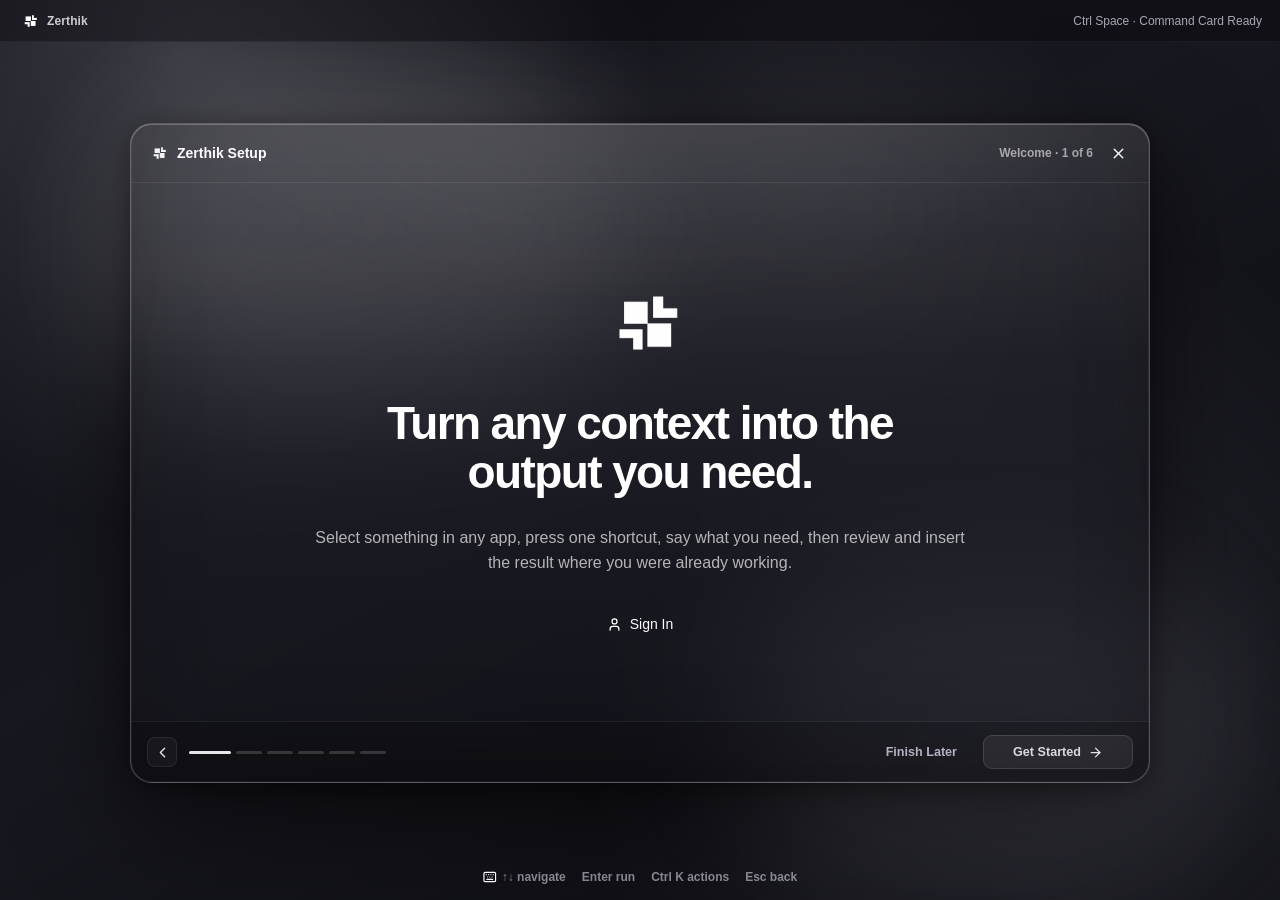
<file: demo/index.html>
<!doctype html>
<html lang="en">
  <head>
    <meta charset="UTF-8" />
    <meta name="viewport" content="width=device-width, initial-scale=1.0" />
    <meta name="color-scheme" content="dark" />
    <link rel="icon" type="image/png" href="./zerthik-logo.png" />
    <title>Zerthik Desktop</title>
    <script type="module" crossorigin src="./assets/index-OgMzP8Hg.js"></script>
    <link rel="stylesheet" crossorigin href="./assets/index-B7Qj1y_S.css">
  </head>
  <body>
    <div id="root"></div>
  </body>
</html>
</file>
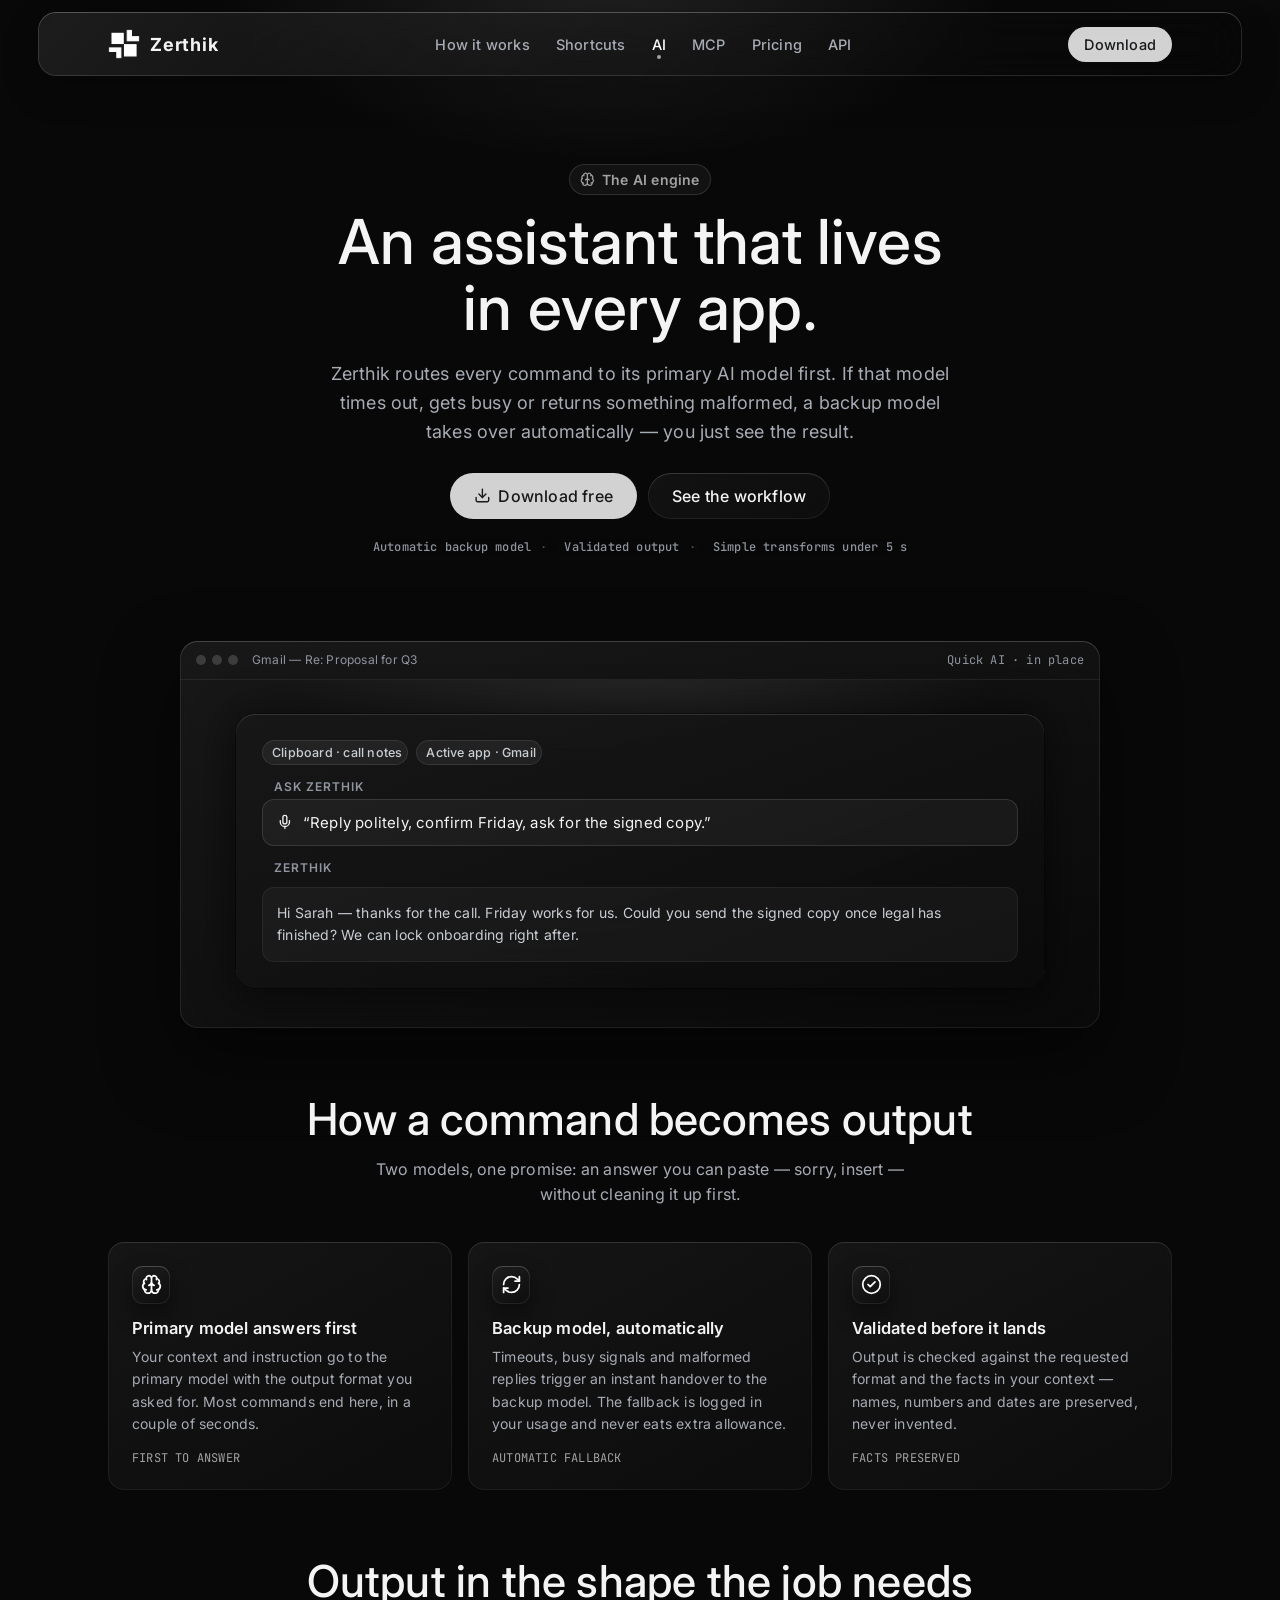
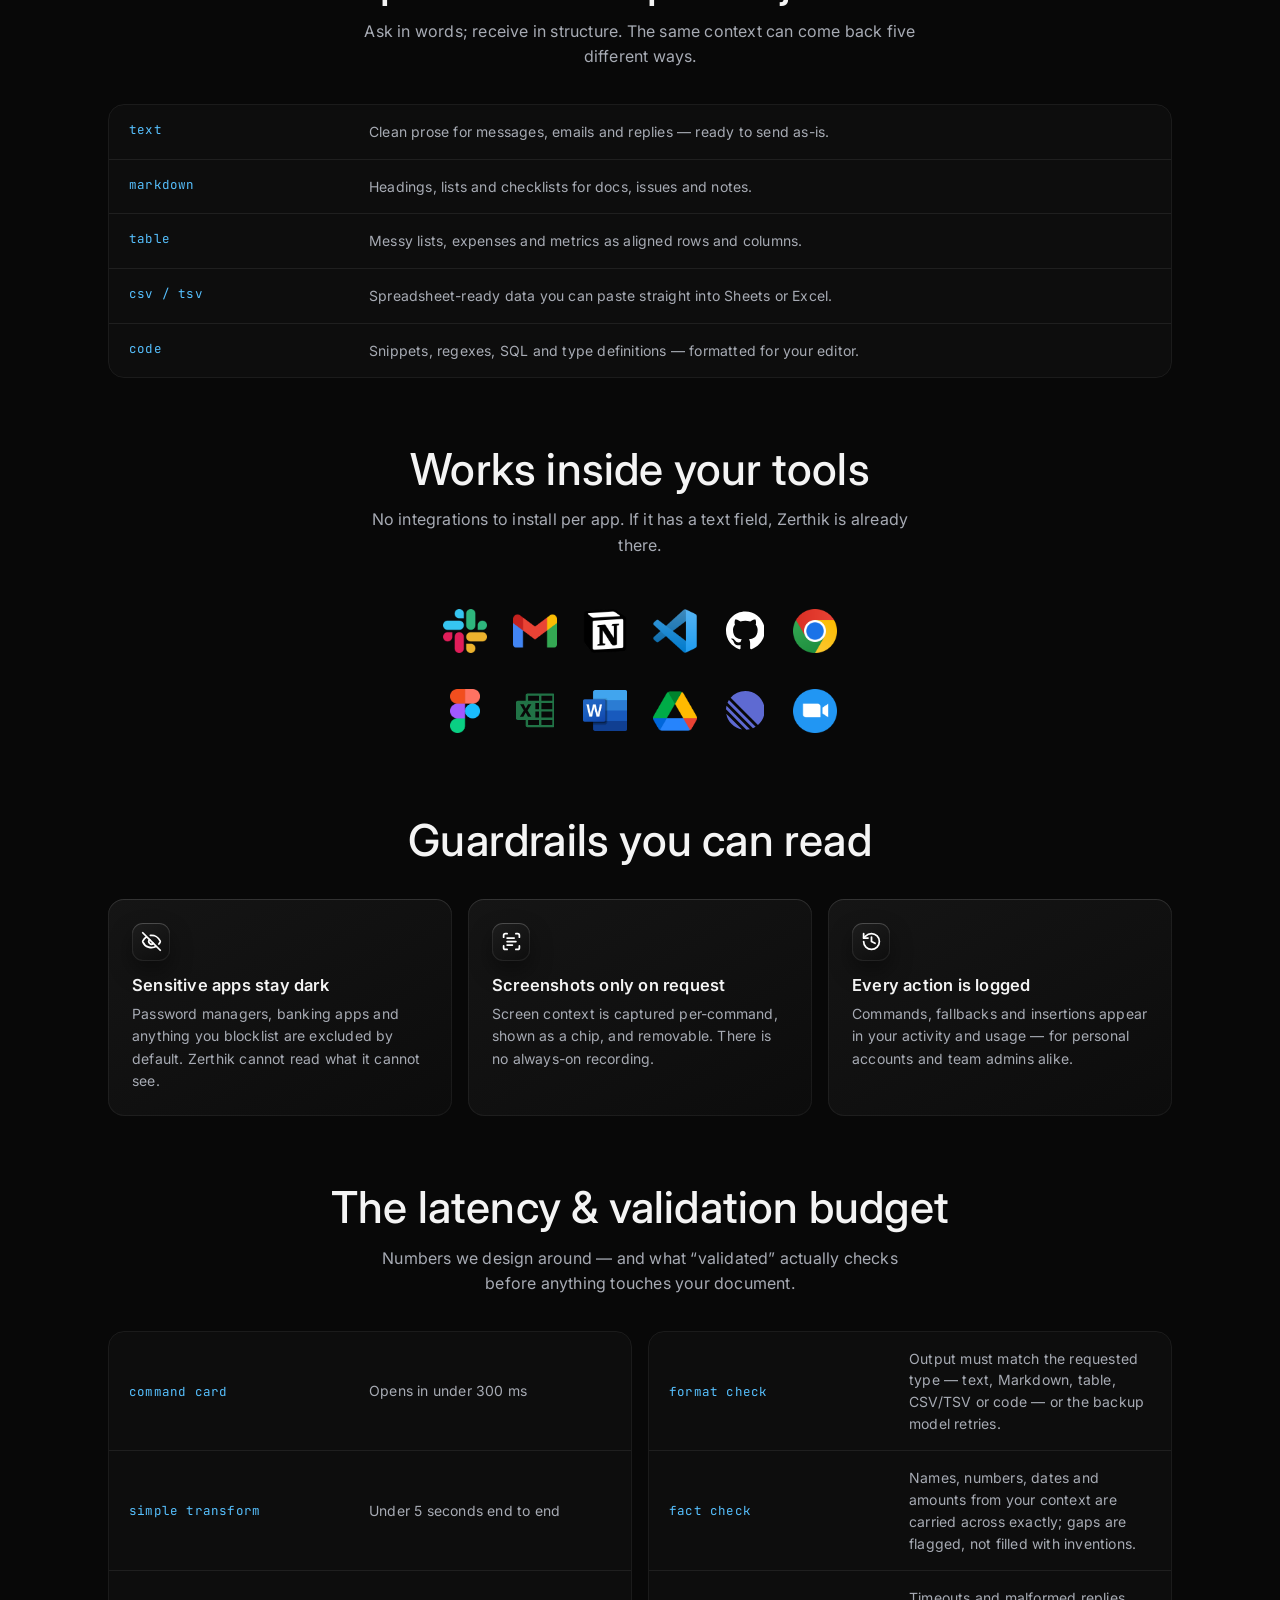
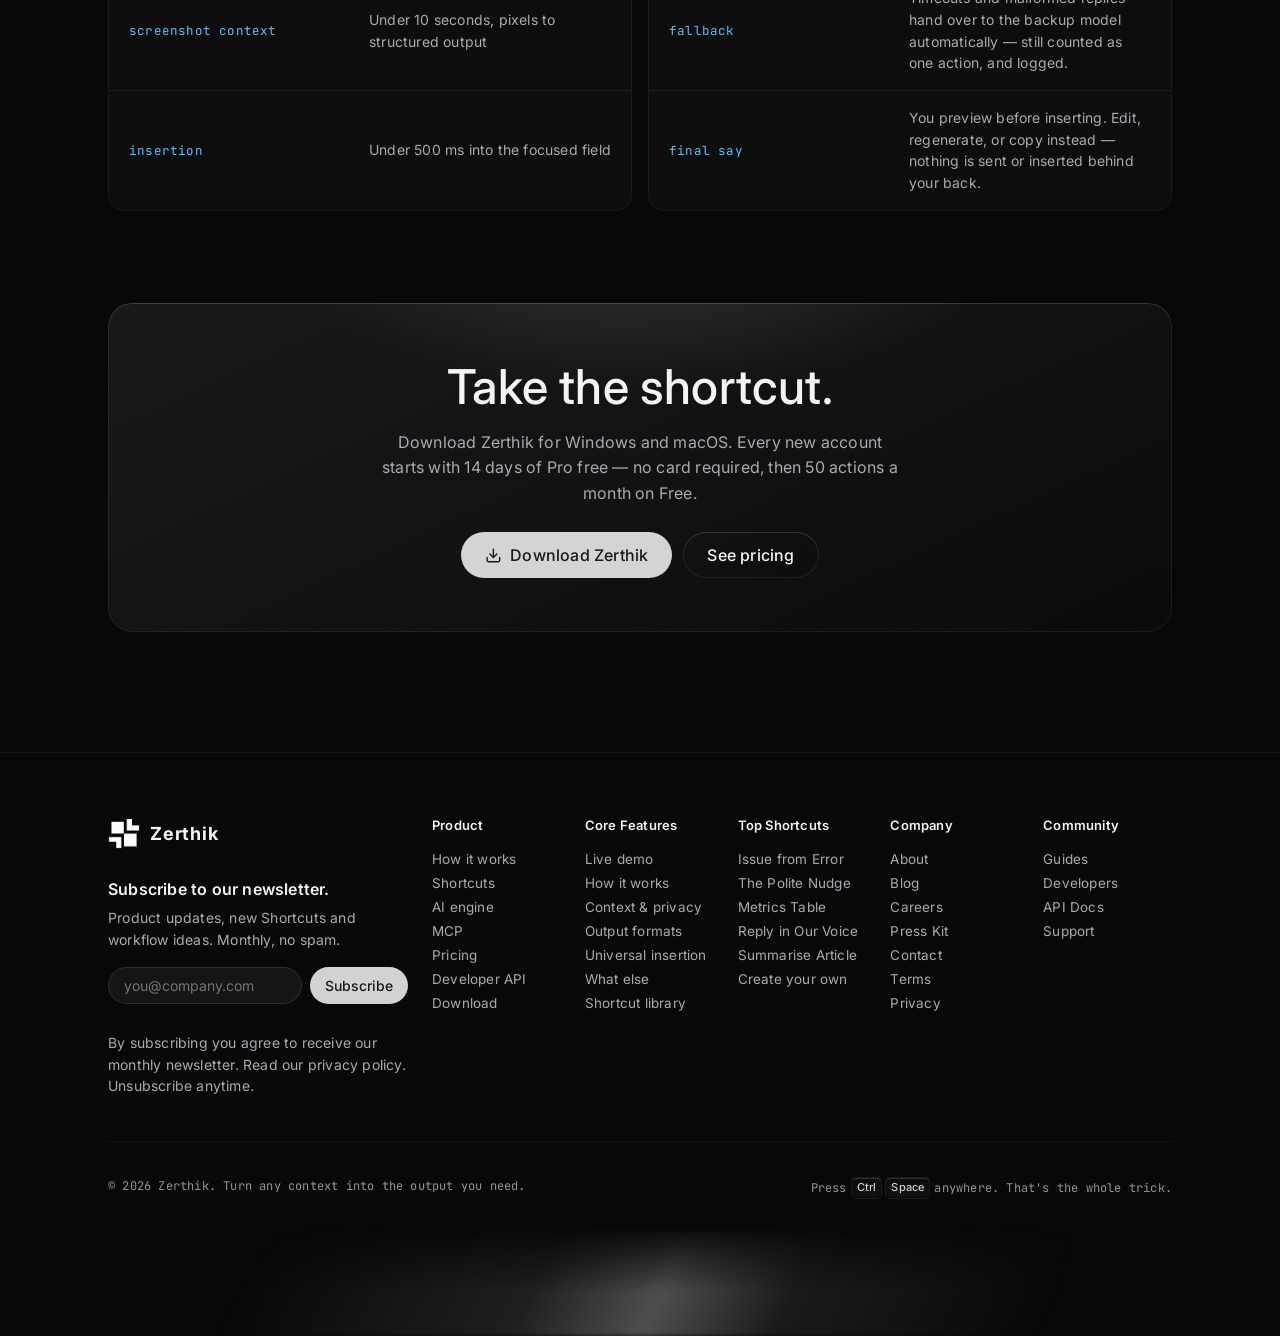
<file: ai.html>
<!DOCTYPE html>
<html lang="en">
<head>
<meta charset="UTF-8" />
<meta name="viewport" content="width=device-width, initial-scale=1.0" />
<title>AI — Zerthik</title>
<meta name="description" content="The Zerthik AI engine: a primary model, an automatic backup, and validated output in text, Markdown, tables, CSV or code." />
<link rel="preconnect" href="https://fonts.googleapis.com" />
<link rel="preconnect" href="https://fonts.gstatic.com" crossorigin />
<link href="https://fonts.googleapis.com/css2?family=Inter:wght@400;500;600;700;800&family=JetBrains+Mono:wght@400;500&display=swap" rel="stylesheet" />
<link rel="stylesheet" href="styles.css" />
<link rel="stylesheet" href="pages.css" />
<link rel="icon" type="image/png" sizes="512x512" href="assets/zerthik-favicon.png" />
<link rel="apple-touch-icon" href="assets/zerthik-favicon.png" />
</head>
<body class="page-ai">
<header class="nav-wrap" id="navbar">
  <nav class="nav glass">
    <a class="brand" href="index.html" aria-label="Zerthik home"><img class="brand-mark" src="assets/zerthik-logo.png" alt="" aria-hidden="true" /><span class="brand-name">Zerthik</span></a>
    <div class="nav-links" id="navLinks"><a href="how-it-works.html">How it works</a><a href="shortcuts.html">Shortcuts</a><a href="ai.html" class="page-active">AI</a><a href="mcp.html">MCP</a><a href="pricing.html">Pricing</a><a href="api.html">API</a></div>
    <div class="nav-actions">
      <a class="btn btn-white btn-sm" href="index.html#download">Download</a>
      <button class="hamburger" id="hamburger" aria-label="Open menu" aria-expanded="false"><span></span><span></span><span></span></button>
    </div>
  </nav>
  <div class="mobile-menu glass" id="mobileMenu"><a href="how-it-works.html">How it works</a><a href="shortcuts.html">Shortcuts</a><a href="ai.html">AI</a><a href="mcp.html">MCP</a><a href="pricing.html">Pricing</a><a href="api.html">API</a><a href="index.html#download">Download</a></div>
</header>
<main class="page-main" id="main" tabindex="-1">
<section class="page-hero"><div class="container">
  <span class="eyebrow"><span class="ui-ic" data-ui="brain"></span> The AI engine</span>
  <h1>An assistant that lives<br/>in every app.</h1>
  <p class="lead">Zerthik routes every command to its primary AI model first. If that model times out, gets busy or returns something malformed, a backup model takes over automatically — you just see the result.</p>
  <div class="page-actions"><a class="btn btn-white btn-lg" href="index.html#download"><span class="ui-ic" data-ui="download"></span> Download free</a><a class="btn btn-dark btn-lg" href="how-it-works.html">See the workflow</a></div>
  <div class="page-meta"><span class="pill">Automatic backup model</span><span class="pill">Validated output</span><span class="pill">Simple transforms under 5 s</span></div>
</div></section><section class="page-section"><div class="container">
<div class="desktop-frame reveal">
  <div class="desktop-bar"><span class="dots"><i></i><i></i><i></i></span><span>Gmail — Re: Proposal for Q3</span><span class="right mono">Quick AI · in place</span></div>
  <div class="desktop-body"><div class="mini-demo glass-window">
    <div class="chips"><span class="ctx-chip">Clipboard · call notes</span><span class="ctx-chip">Active app · Gmail</span></div>
    <div class="list-label">Ask Zerthik</div>
    <div class="mini-cmd"><span class="ui-ic" data-ui="mic"></span> “Reply politely, confirm Friday, ask for the signed copy.”</div>
    <div class="list-label">Zerthik</div>
    <div class="mini-out">Hi Sarah — thanks for the call. Friday works for us. Could you send the signed copy once legal has finished? We can lock onboarding right after.</div>
  </div></div>
</div></div></section>
<section class="page-section"><div class="container"><div class="page-section-head reveal"><h2>How a command becomes output</h2><p>Two models, one promise: an answer you can paste — sorry, insert — without cleaning it up first.</p></div>
<div class="page-grid-3"><article class="page-card reveal"><span class="ic-badge" data-ui="brain"></span><h4>Primary model answers first</h4><p>Your context and instruction go to the primary model with the output format you asked for. Most commands end here, in a couple of seconds.</p><div class="foot mono">FIRST TO ANSWER</div></article><article class="page-card reveal"><span class="ic-badge" data-ui="refresh-cw"></span><h4>Backup model, automatically</h4><p>Timeouts, busy signals and malformed replies trigger an instant handover to the backup model. The fallback is logged in your usage and never eats extra allowance.</p><div class="foot mono">AUTOMATIC FALLBACK</div></article><article class="page-card reveal"><span class="ic-badge" data-ui="circle-check"></span><h4>Validated before it lands</h4><p>Output is checked against the requested format and the facts in your context — names, numbers and dates are preserved, never invented.</p><div class="foot mono">FACTS PRESERVED</div></article></div></div></section>
<section class="page-section"><div class="container"><div class="page-section-head reveal"><h2>Output in the shape the job needs</h2><p>Ask in words; receive in structure. The same context can come back five different ways.</p></div>
<dl class="spec-table reveal">
  <div class="spec-row"><dt>text</dt><dd>Clean prose for messages, emails and replies — ready to send as-is.</dd></div>
  <div class="spec-row"><dt>markdown</dt><dd>Headings, lists and checklists for docs, issues and notes.</dd></div>
  <div class="spec-row"><dt>table</dt><dd>Messy lists, expenses and metrics as aligned rows and columns.</dd></div>
  <div class="spec-row"><dt>csv / tsv</dt><dd>Spreadsheet-ready data you can paste straight into Sheets or Excel.</dd></div>
  <div class="spec-row"><dt>code</dt><dd>Snippets, regexes, SQL and type definitions — formatted for your editor.</dd></div>
</dl></div></section>
<section class="page-section"><div class="container"><div class="page-section-head reveal"><h2>Works inside your tools</h2><p>No integrations to install per app. If it has a text field, Zerthik is already there.</p></div>
<div class="icon-cloud reveal" aria-hidden="true">
  <div class="row"><span data-brand="slack"></span><span data-brand="Gmail"></span><span data-brand="notion"></span><span data-brand="visualstudiocode"></span><span data-brand="github"></span><span data-brand="googlechrome"></span></div>
  <div class="row"><span data-brand="figma"></span><span data-brand="microsoftexcel"></span><span data-brand="microsoftword"></span><span data-brand="googledrive"></span><span data-brand="linear"></span><span data-brand="zoom"></span></div>
</div></div></section>
<section class="page-section"><div class="container"><div class="page-section-head reveal"><h2>Guardrails you can read</h2></div>
<div class="page-grid-3"><article class="page-card reveal"><span class="ic-badge" data-ui="eye-off"></span><h4>Sensitive apps stay dark</h4><p>Password managers, banking apps and anything you blocklist are excluded by default. Zerthik cannot read what it cannot see.</p></article><article class="page-card reveal"><span class="ic-badge" data-ui="scan-text"></span><h4>Screenshots only on request</h4><p>Screen context is captured per-command, shown as a chip, and removable. There is no always-on recording.</p></article><article class="page-card reveal"><span class="ic-badge" data-ui="history"></span><h4>Every action is logged</h4><p>Commands, fallbacks and insertions appear in your activity and usage — for personal accounts and team admins alike.</p></article></div></div></section><section class="page-section"><div class="container"><div class="page-section-head reveal"><h2>The latency & validation budget</h2><p>Numbers we design around — and what “validated” actually checks before anything touches your document.</p></div>
<div class="page-grid-2">
  <dl class="spec-table reveal">
    <div class="spec-row"><dt>command card</dt><dd>Opens in under 300 ms</dd></div>
    <div class="spec-row"><dt>simple transform</dt><dd>Under 5 seconds end to end</dd></div>
    <div class="spec-row"><dt>screenshot context</dt><dd>Under 10 seconds, pixels to structured output</dd></div>
    <div class="spec-row"><dt>insertion</dt><dd>Under 500 ms into the focused field</dd></div>
  </dl>
  <dl class="spec-table reveal">
    <div class="spec-row"><dt>format check</dt><dd>Output must match the requested type — text, Markdown, table, CSV/TSV or code — or the backup model retries.</dd></div>
    <div class="spec-row"><dt>fact check</dt><dd>Names, numbers, dates and amounts from your context are carried across exactly; gaps are flagged, not filled with inventions.</dd></div>
    <div class="spec-row"><dt>fallback</dt><dd>Timeouts and malformed replies hand over to the backup model automatically — still counted as one action, and logged.</dd></div>
    <div class="spec-row"><dt>final say</dt><dd>You preview before inserting. Edit, regenerate, or copy instead — nothing is sent or inserted behind your back.</dd></div>
  </dl>
</div></div></section><section class="container"><div class="page-cta reveal">
  <h2>Take the shortcut.</h2><p>Download Zerthik for Windows and macOS. Every new account starts with 14 days of Pro free — no card required, then 50 actions a month on Free.</p>
  <div class="page-actions" style="justify-content:center">
    <a class="btn btn-white btn-lg" href="index.html#download"><span class="ui-ic" data-ui="download"></span> Download Zerthik</a>
    <a class="btn btn-dark btn-lg" href="pricing.html">See pricing</a>
  </div></div></section>
</main>
<footer class="footer">
  <div class="container footer-grid">
    <div class="footer-brand">
      <a class="brand" href="index.html"><img class="brand-mark" src="assets/zerthik-logo.png" alt="" aria-hidden="true" /><span class="brand-name">Zerthik</span></a>
      <h5>Subscribe to our newsletter.</h5>
      <p class="muted">Product updates, new Shortcuts and workflow ideas. Monthly, no spam.</p>
      <form class="newsletter" id="newsletterForm">
        <input type="email" required placeholder="you@company.com" aria-label="Email address" />
        <button class="btn btn-white btn-sm" type="submit">Subscribe</button>
      </form>
      <p class="newsletter-msg mono" id="newsletterMsg" role="status"></p>
      <p class="tiny muted">By subscribing you agree to receive our monthly newsletter. Read our <a href="#" data-dead>privacy policy</a>. Unsubscribe anytime.</p>
    </div>
    <nav class="footer-col"><h6>Product</h6><a href="how-it-works.html">How it works</a><a href="shortcuts.html">Shortcuts</a><a href="ai.html">AI engine</a><a href="mcp.html">MCP</a><a href="pricing.html">Pricing</a><a href="api.html">Developer API</a><a href="index.html#download">Download</a></nav>
    <nav class="footer-col"><h6>Core Features</h6><a href="index.html#demo">Live demo</a><a href="index.html#how">How it works</a><a href="index.html#context">Context &amp; privacy</a><a href="index.html#ai">Output formats</a><a href="index.html#insert">Universal insertion</a><a href="index.html#whatelse">What else</a><a href="shortcuts.html">Shortcut library</a></nav>
    <nav class="footer-col"><h6>Top Shortcuts</h6><a href="shortcuts.html">Issue from Error</a><a href="shortcuts.html">The Polite Nudge</a><a href="shortcuts.html">Metrics Table</a><a href="shortcuts.html">Reply in Our Voice</a><a href="shortcuts.html">Summarise Article</a><a href="shortcuts.html">Create your own</a></nav>
    <nav class="footer-col"><h6>Company</h6><a href="#" data-dead>About</a><a href="#" data-dead>Blog</a><a href="#" data-dead>Careers</a><a href="#" data-dead>Press Kit</a><a href="#" data-dead>Contact</a><a href="#" data-dead>Terms</a><a href="#" data-dead>Privacy</a></nav>
    <nav class="footer-col"><h6>Community</h6><a href="index.html#community">Guides</a><a href="api.html">Developers</a><a href="#" data-dead>API Docs</a><a href="#" data-dead>Support</a></nav>
  </div>
  <div class="container footer-bottom mono">
    <span>© 2026 Zerthik. Turn any context into the output you need.</span>
    <span class="footer-hotkey">Press <span class="kbd">Ctrl</span><span class="kbd">Space</span> anywhere. That's the whole trick.</span>
  </div>
  <div class="footer-streak" aria-hidden="true"></div>
</footer>
<div class="toast mono" id="toast" role="status"></div>
<script src="icons.js"></script>
<script src="lucide-icons.js"></script>
<script src="pages.js"></script>
</body>
</html>
</file>
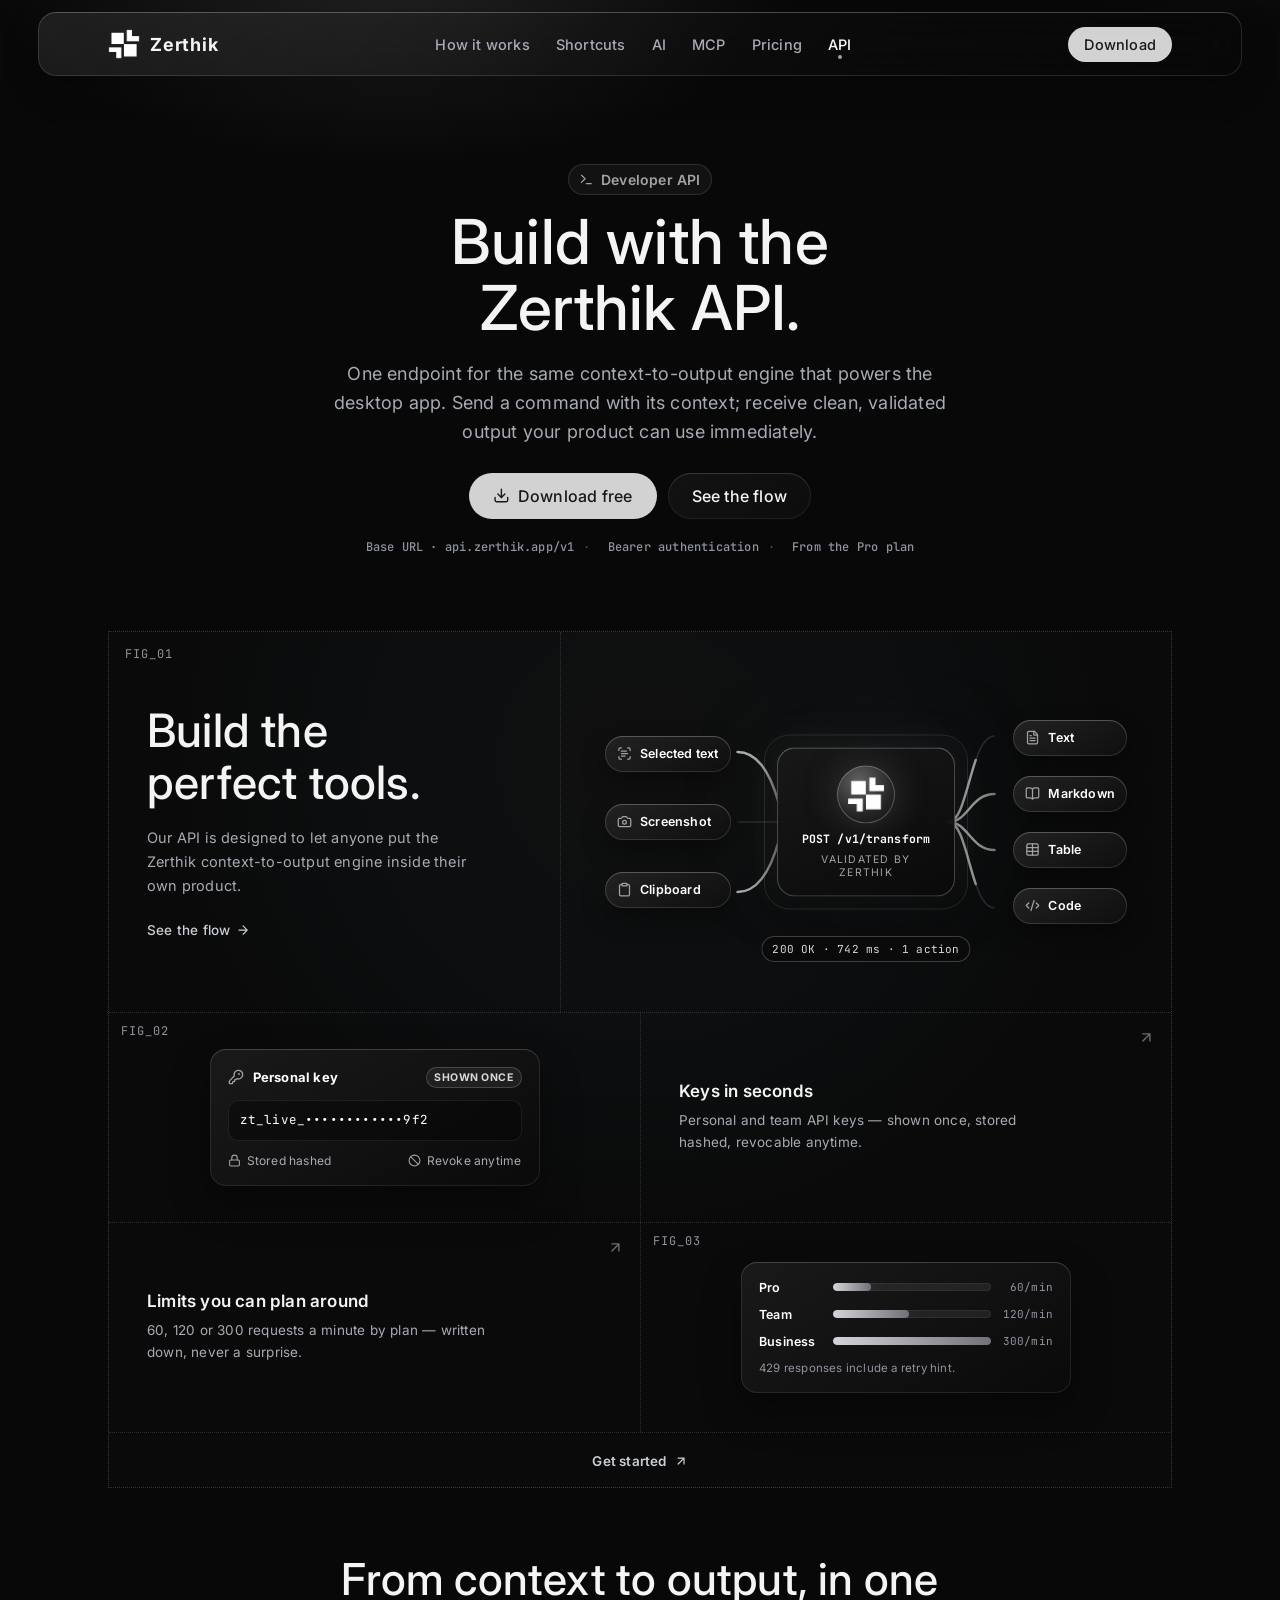
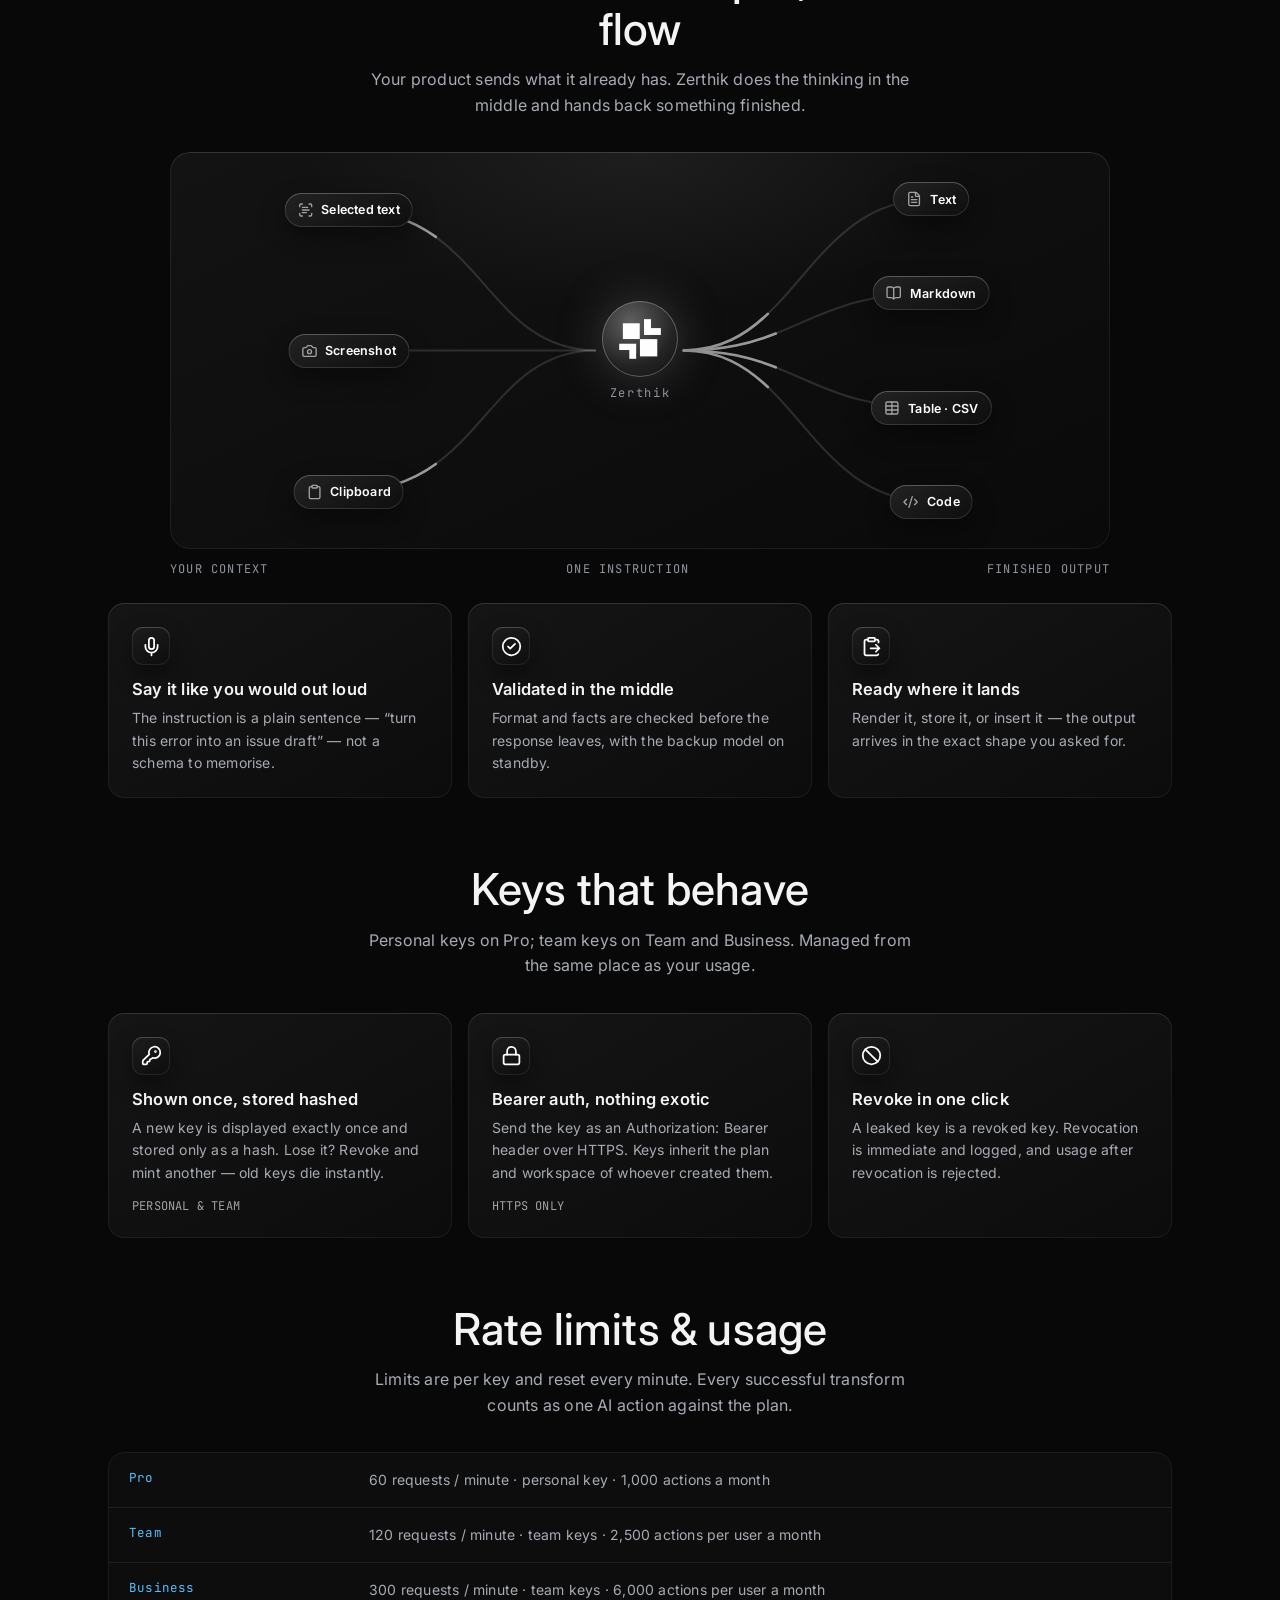
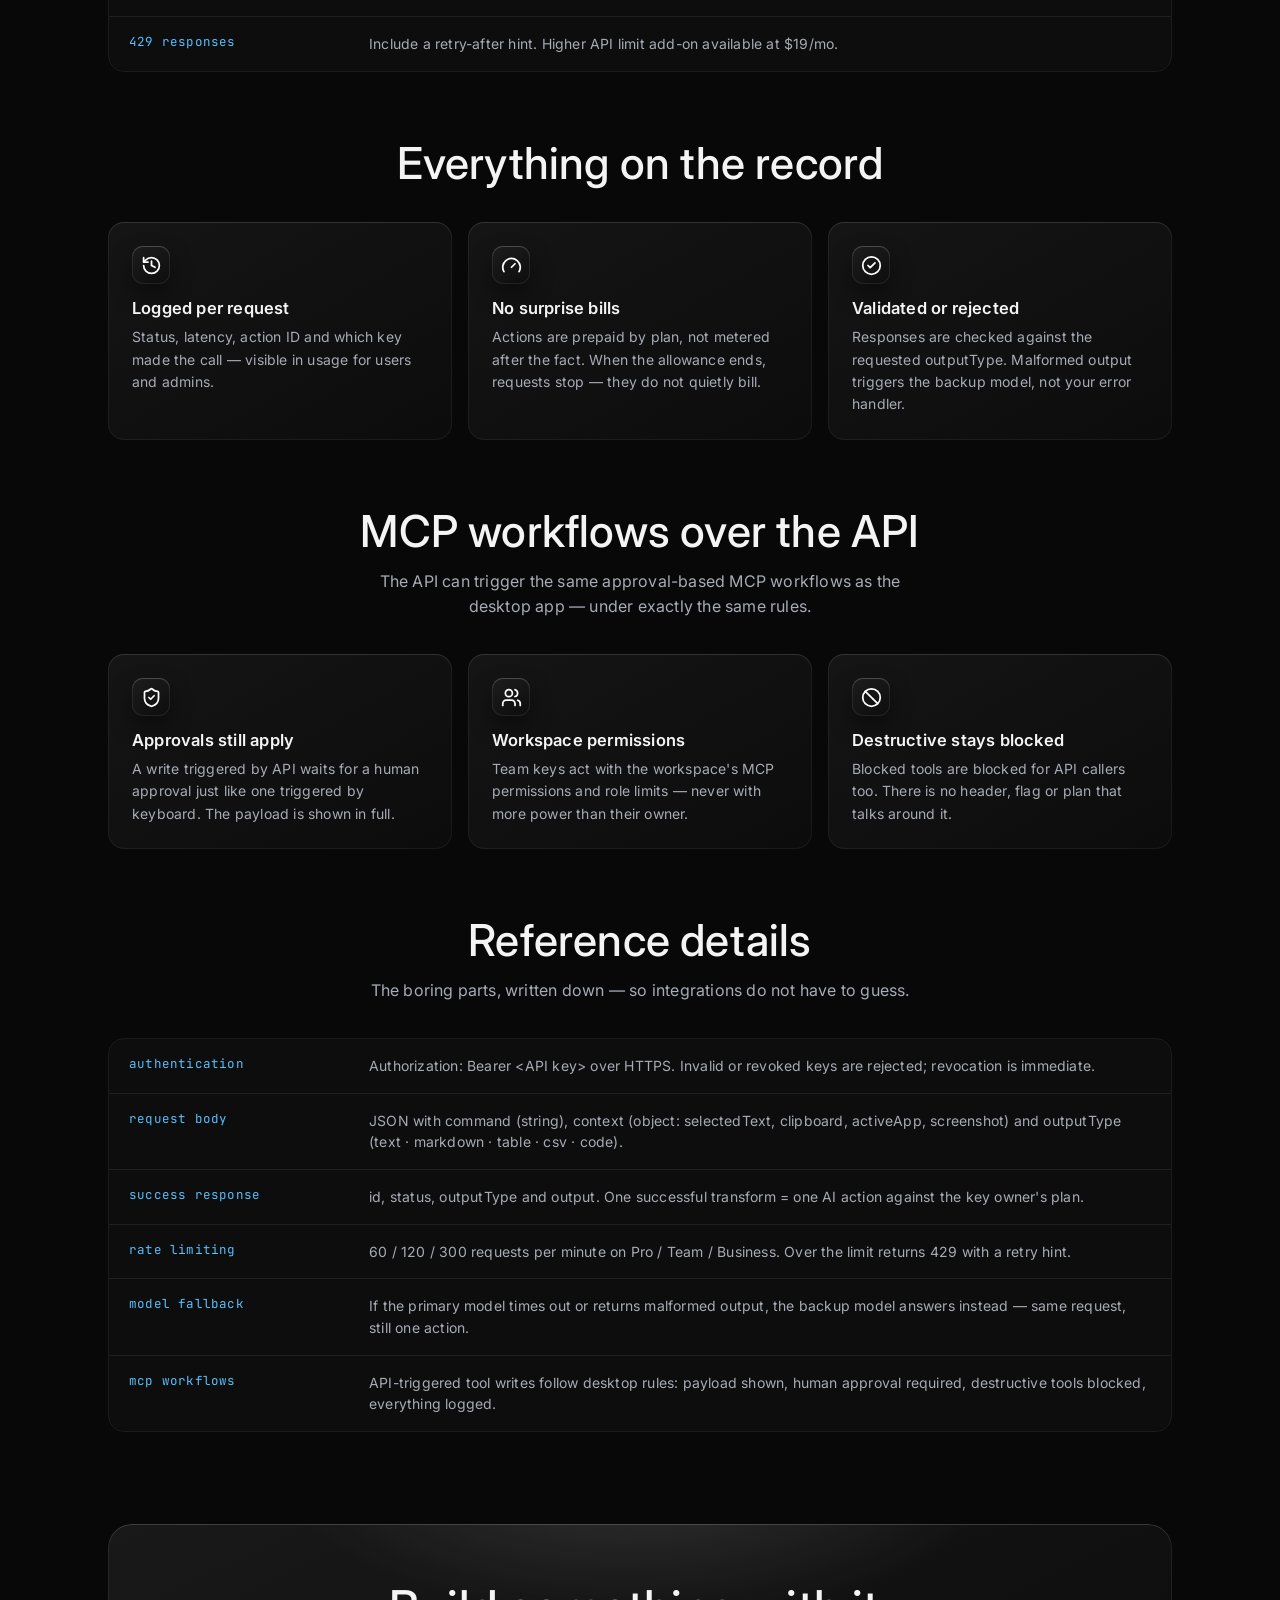
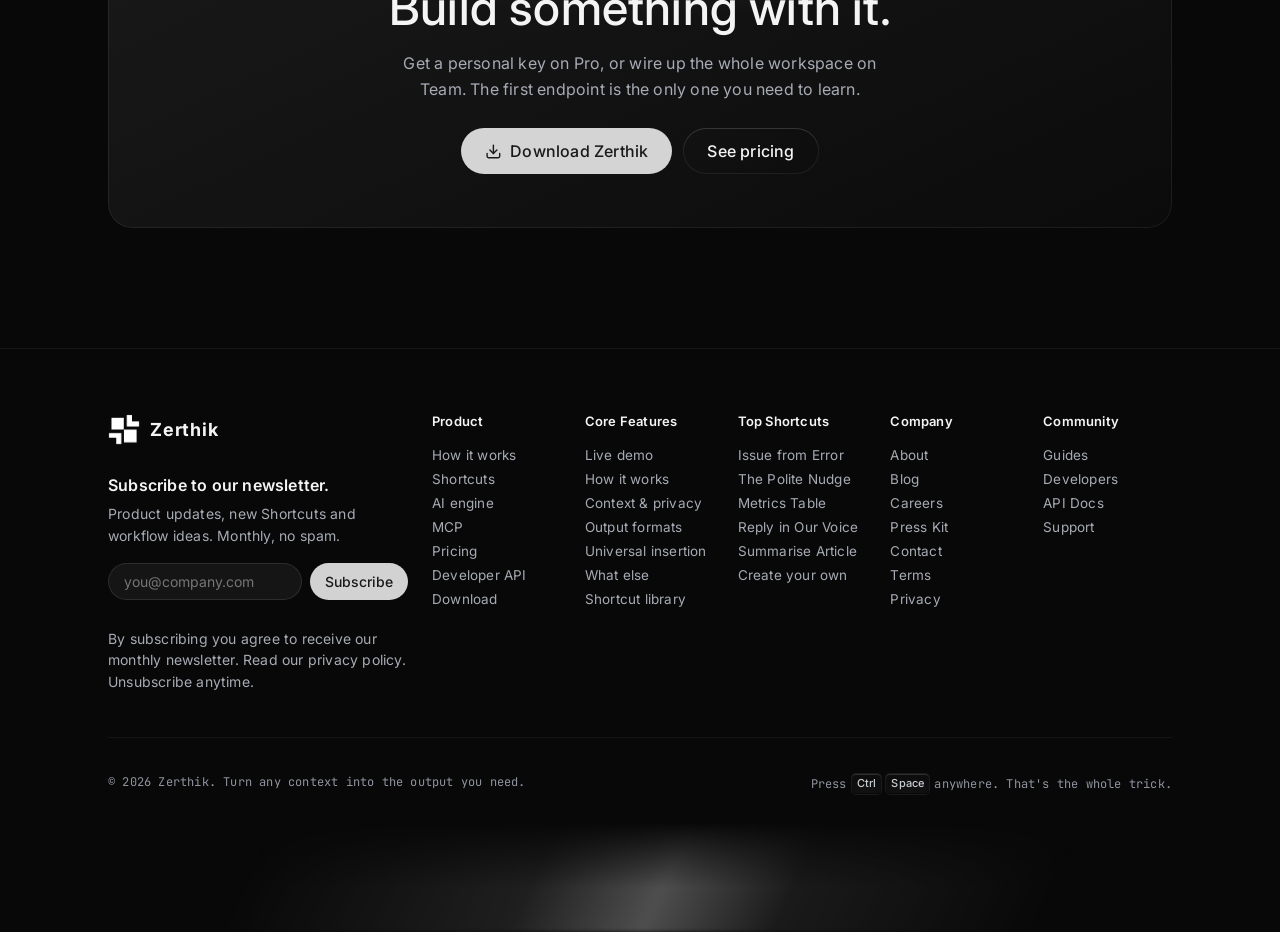
<file: api.html>
<!DOCTYPE html>
<html lang="en">
<head>
<meta charset="UTF-8" />
<meta name="viewport" content="width=device-width, initial-scale=1.0" />
<title>Developer API — Zerthik</title>
<meta name="description" content="Build with the Zerthik API: turn context plus a command into validated output. Keys, limits, usage and approval-safe workflows." />
<link rel="preconnect" href="https://fonts.googleapis.com" />
<link rel="preconnect" href="https://fonts.gstatic.com" crossorigin />
<link href="https://fonts.googleapis.com/css2?family=Inter:wght@400;500;600;700;800&family=JetBrains+Mono:wght@400;500&display=swap" rel="stylesheet" />
<link rel="stylesheet" href="styles.css" />
<link rel="stylesheet" href="pages.css" />
<link rel="icon" type="image/png" sizes="512x512" href="assets/zerthik-favicon.png" />
<link rel="apple-touch-icon" href="assets/zerthik-favicon.png" />
</head>
<body class="page-api">
<header class="nav-wrap" id="navbar">
  <nav class="nav glass">
    <a class="brand" href="index.html" aria-label="Zerthik home"><img class="brand-mark" src="assets/zerthik-logo.png" alt="" aria-hidden="true" /><span class="brand-name">Zerthik</span></a>
    <div class="nav-links" id="navLinks"><a href="how-it-works.html">How it works</a><a href="shortcuts.html">Shortcuts</a><a href="ai.html">AI</a><a href="mcp.html">MCP</a><a href="pricing.html">Pricing</a><a href="api.html" class="page-active">API</a></div>
    <div class="nav-actions">
      <a class="btn btn-white btn-sm" href="index.html#download">Download</a>
      <button class="hamburger" id="hamburger" aria-label="Open menu" aria-expanded="false"><span></span><span></span><span></span></button>
    </div>
  </nav>
  <div class="mobile-menu glass" id="mobileMenu"><a href="how-it-works.html">How it works</a><a href="shortcuts.html">Shortcuts</a><a href="ai.html">AI</a><a href="mcp.html">MCP</a><a href="pricing.html">Pricing</a><a href="api.html">API</a><a href="index.html#download">Download</a></div>
</header>
<main class="page-main" id="main" tabindex="-1">
<section class="page-hero"><div class="container">
  <span class="eyebrow"><span class="ui-ic" data-ui="terminal"></span> Developer API</span>
  <h1>Build with the<br/>Zerthik API.</h1>
  <p class="lead">One endpoint for the same context-to-output engine that powers the desktop app. Send a command with its context; receive clean, validated output your product can use immediately.</p>
  <div class="page-actions"><a class="btn btn-white btn-lg" href="index.html#download"><span class="ui-ic" data-ui="download"></span> Download free</a><a class="btn btn-dark btn-lg" href="#flow">See the flow</a></div>
  <div class="page-meta"><span class="pill">Base URL · api.zerthik.app/v1</span><span class="pill">Bearer authentication</span><span class="pill">From the Pro plan</span></div>
</div></section><section class="page-section"><div class="container">
<div class="dev-blueprint reveal">
  <div class="dev-hero">
    <div class="dev-hero-copy">
      <span class="fig-caption">FIG_01</span>
      <h2>Build the<br/>perfect tools.</h2>
      <p>Our API is designed to let anyone put the Zerthik context-to-output engine inside their own product.</p>
      <div class="dev-hero-links"><a class="dev-doc-link" href="#flow">See the flow <span class="ui-ic" data-ui="arrow-right"></span></a></div>
    </div>
    <div class="dev-hero-art">
        <div class="dev-flow-demo" aria-hidden="true">
          <svg class="dev-flow-lines" viewBox="0 0 520 280" preserveAspectRatio="none" aria-hidden="true">
            <defs><linearGradient id="devBeamGrad" x1="0%" y1="0%" x2="100%" y2="0%"><stop offset="0%" stop-color="#b8b8b8"/><stop offset="55%" stop-color="#a2a2a2"/><stop offset="100%" stop-color="#787878"/></linearGradient></defs>
            <path class="dev-flow-path" d="M132 70 C 168 70, 176 140, 178 140"/><path class="dev-flow-beam b1" d="M132 70 C 168 70, 176 140, 178 140"/>
            <path class="dev-flow-path" d="M132 140 C 152 140, 160 140, 178 140"/><path class="dev-flow-beam b2" d="M132 140 C 152 140, 160 140, 178 140"/>
            <path class="dev-flow-path" d="M132 210 C 168 210, 176 140, 178 140"/><path class="dev-flow-beam b3" d="M132 210 C 168 210, 176 140, 178 140"/>
            <path class="dev-flow-path" d="M342 140 C 362 140, 364 54, 388 54"/><path class="dev-flow-beam b4" d="M342 140 C 362 140, 364 54, 388 54"/>
            <path class="dev-flow-path" d="M342 140 C 362 140, 364 112, 388 112"/><path class="dev-flow-beam b5" d="M342 140 C 362 140, 364 112, 388 112"/>
            <path class="dev-flow-path" d="M342 140 C 362 140, 364 168, 388 168"/><path class="dev-flow-beam b6" d="M342 140 C 362 140, 364 168, 388 168"/>
            <path class="dev-flow-path" d="M342 140 C 362 140, 364 226, 388 226"/><path class="dev-flow-beam b7" d="M342 140 C 362 140, 364 226, 388 226"/>
          </svg>
          <div class="dev-flow-side dev-flow-in">
            <span class="dev-demo-chip"><span class="ui-ic" data-ui="scan-text"></span> Selected text</span>
            <span class="dev-demo-chip"><span class="ui-ic" data-ui="camera"></span> Screenshot</span>
            <span class="dev-demo-chip"><span class="ui-ic" data-ui="clipboard"></span> Clipboard</span>
          </div>
          <div class="dev-flow-core">
            <span class="dev-flow-core-badge"><img src="assets/zerthik-logo.png" alt="" aria-hidden="true" /></span>
            <strong>POST /v1/transform</strong>
            <small>validated by Zerthik</small>
          </div>
          <div class="dev-flow-side dev-flow-out">
            <span class="dev-demo-chip"><span class="ui-ic" data-ui="file-text"></span> Text</span>
            <span class="dev-demo-chip"><span class="ui-ic" data-ui="book-open"></span> Markdown</span>
            <span class="dev-demo-chip"><span class="ui-ic" data-ui="table"></span> Table</span>
            <span class="dev-demo-chip"><span class="ui-ic" data-ui="code-xml"></span> Code</span>
          </div>
          <span class="dev-flow-status mono">200 OK · 742 ms · 1 action</span>
        </div>
    </div>
  </div>
  <a class="dev-row" href="#keys"><div class="dev-cell dev-art-cell"><span class="fig-caption">FIG_02</span><span class="dev-key-demo" aria-hidden="true"><span class="dev-key-top"><span class="ui-ic" data-ui="key-round"></span><strong>Personal key</strong><em>Shown once</em></span><code>zt_live_••••••••••••9f2</code><span class="dev-key-row"><span><span class="ui-ic" data-ui="lock"></span> Stored hashed</span><span><span class="ui-ic" data-ui="ban"></span> Revoke anytime</span></span></span></div><div class="dev-cell dev-text-cell"><span class="dev-arrow ui-ic" data-ui="arrow-up-right"></span><h4>Keys in seconds</h4><p>Personal and team API keys — shown once, stored hashed, revocable anytime.</p></div></a>
  <a class="dev-row flip" href="#limits"><div class="dev-cell dev-text-cell"><span class="dev-arrow ui-ic" data-ui="arrow-up-right"></span><h4>Limits you can plan around</h4><p>60, 120 or 300 requests a minute by plan — written down, never a surprise.</p></div><div class="dev-cell dev-art-cell"><span class="fig-caption">FIG_03</span><span class="dev-limit-demo" aria-hidden="true"><span class="dev-limit-row"><b>Pro</b><span class="dev-limit-track"><i style="--w:24%"></i></span><em>60/min</em></span><span class="dev-limit-row"><b>Team</b><span class="dev-limit-track"><i style="--w:48%"></i></span><em>120/min</em></span><span class="dev-limit-row"><b>Business</b><span class="dev-limit-track"><i style="--w:100%"></i></span><em>300/min</em></span><small>429 responses include a retry hint.</small></span></div></a>
  <div class="dev-get-started"><a href="#flow">Get started <span class="ui-ic" data-ui="arrow-up-right"></span></a></div>
</div></div></section><section class="page-section" id="flow"><div class="container"><div class="page-section-head reveal"><h2>From context to output, in one flow</h2><p>Your product sends what it already has. Zerthik does the thinking in the middle and hands back something finished.</p></div>
<div class="beam-stage reveal" role="img" aria-label="Animated diagram: context sources flow into Zerthik and come out as finished formats">
  <svg class="beam-svg" viewBox="0 0 900 380" preserveAspectRatio="none" aria-hidden="true">
    <defs><linearGradient id="beamGrad" x1="0%" y1="0%" x2="100%" y2="0%"><stop offset="0%" stop-color="#8f8f8f"/><stop offset="55%" stop-color="#a2a2a2"/><stop offset="100%" stop-color="#787878"/></linearGradient></defs>
    <path class="beam-path" d="M170 55 C 300 55, 300 190, 408 190"/><path class="beam-light b1" d="M170 55 C 300 55, 300 190, 408 190"/>
    <path class="beam-path" d="M170 190 C 290 190, 300 190, 408 190"/><path class="beam-light b2" d="M170 190 C 290 190, 300 190, 408 190"/>
    <path class="beam-path" d="M170 325 C 300 325, 300 190, 408 190"/><path class="beam-light b3" d="M170 325 C 300 325, 300 190, 408 190"/>
    <path class="beam-path" d="M492 190 C 600 190, 610 45, 730 45"/><path class="beam-light b4" d="M492 190 C 600 190, 610 45, 730 45"/>
    <path class="beam-path" d="M492 190 C 600 190, 610 135, 730 135"/><path class="beam-light b5" d="M492 190 C 600 190, 610 135, 730 135"/>
    <path class="beam-path" d="M492 190 C 600 190, 610 245, 730 245"/><path class="beam-light b6" d="M492 190 C 600 190, 610 245, 730 245"/>
    <path class="beam-path" d="M492 190 C 600 190, 610 335, 730 335"/><path class="beam-light b7" d="M492 190 C 600 190, 610 335, 730 335"/>
  </svg>
  <span class="beam-node" style="left:19%;top:14.5%"><span class="ui-ic" data-ui="scan-text"></span> Selected text</span>
  <span class="beam-node" style="left:19%;top:50%"><span class="ui-ic" data-ui="camera"></span> Screenshot</span>
  <span class="beam-node" style="left:19%;top:85.5%"><span class="ui-ic" data-ui="clipboard"></span> Clipboard</span>
  <div class="beam-core"><span class="core-badge"><img class="core-logo" src="assets/zerthik-logo.png" alt="" aria-hidden="true" /></span><small>Zerthik</small></div>
  <span class="beam-node" style="left:81%;top:11.8%"><span class="ui-ic" data-ui="file-text"></span> Text</span>
  <span class="beam-node" style="left:81%;top:35.5%"><span class="ui-ic" data-ui="book-open"></span> Markdown</span>
  <span class="beam-node" style="left:81%;top:64.5%"><span class="ui-ic" data-ui="table"></span> Table · CSV</span>
  <span class="beam-node" style="left:81%;top:88%"><span class="ui-ic" data-ui="code-xml"></span> Code</span>
</div>
<div class="beam-caption"><span>Your context</span><span>One instruction</span><span>Finished output</span></div>
<div style="margin-top:26px"><div class="page-grid-3"><article class="page-card reveal"><span class="ic-badge" data-ui="mic"></span><h4>Say it like you would out loud</h4><p>The instruction is a plain sentence — “turn this error into an issue draft” — not a schema to memorise.</p></article><article class="page-card reveal"><span class="ic-badge" data-ui="circle-check"></span><h4>Validated in the middle</h4><p>Format and facts are checked before the response leaves, with the backup model on standby.</p></article><article class="page-card reveal"><span class="ic-badge" data-ui="clipboard-paste"></span><h4>Ready where it lands</h4><p>Render it, store it, or insert it — the output arrives in the exact shape you asked for.</p></article></div></div>
</div></section>
<section class="page-section" id="keys"><div class="container"><div class="page-section-head reveal"><h2>Keys that behave</h2><p>Personal keys on Pro; team keys on Team and Business. Managed from the same place as your usage.</p></div>
<div class="page-grid-3"><article class="page-card reveal"><span class="ic-badge" data-ui="key-round"></span><h4>Shown once, stored hashed</h4><p>A new key is displayed exactly once and stored only as a hash. Lose it? Revoke and mint another — old keys die instantly.</p><div class="foot mono">PERSONAL & TEAM</div></article><article class="page-card reveal"><span class="ic-badge" data-ui="lock"></span><h4>Bearer auth, nothing exotic</h4><p>Send the key as an Authorization: Bearer header over HTTPS. Keys inherit the plan and workspace of whoever created them.</p><div class="foot mono">HTTPS ONLY</div></article><article class="page-card reveal"><span class="ic-badge" data-ui="ban"></span><h4>Revoke in one click</h4><p>A leaked key is a revoked key. Revocation is immediate and logged, and usage after revocation is rejected.</p></article></div></div></section>
<section class="page-section" id="limits"><div class="container"><div class="page-section-head reveal"><h2>Rate limits & usage</h2><p>Limits are per key and reset every minute. Every successful transform counts as one AI action against the plan.</p></div>
<dl class="spec-table reveal">
  <div class="spec-row"><dt>Pro</dt><dd>60 requests / minute · personal key · 1,000 actions a month</dd></div>
  <div class="spec-row"><dt>Team</dt><dd>120 requests / minute · team keys · 2,500 actions per user a month</dd></div>
  <div class="spec-row"><dt>Business</dt><dd>300 requests / minute · team keys · 6,000 actions per user a month</dd></div>
  <div class="spec-row"><dt>429 responses</dt><dd>Include a retry-after hint. Higher API limit add-on available at $19/mo.</dd></div>
</dl></div></section>
<section class="page-section" id="usage"><div class="container"><div class="page-section-head reveal"><h2>Everything on the record</h2></div>
<div class="page-grid-3"><article class="page-card reveal"><span class="ic-badge" data-ui="history"></span><h4>Logged per request</h4><p>Status, latency, action ID and which key made the call — visible in usage for users and admins.</p></article><article class="page-card reveal"><span class="ic-badge" data-ui="gauge"></span><h4>No surprise bills</h4><p>Actions are prepaid by plan, not metered after the fact. When the allowance ends, requests stop — they do not quietly bill.</p></article><article class="page-card reveal"><span class="ic-badge" data-ui="circle-check"></span><h4>Validated or rejected</h4><p>Responses are checked against the requested outputType. Malformed output triggers the backup model, not your error handler.</p></article></div></div></section>
<section class="page-section" id="workflows"><div class="container"><div class="page-section-head reveal"><h2>MCP workflows over the API</h2><p>The API can trigger the same approval-based MCP workflows as the desktop app — under exactly the same rules.</p></div>
<div class="page-grid-3"><article class="page-card reveal"><span class="ic-badge" data-ui="shield-check"></span><h4>Approvals still apply</h4><p>A write triggered by API waits for a human approval just like one triggered by keyboard. The payload is shown in full.</p></article><article class="page-card reveal"><span class="ic-badge" data-ui="users"></span><h4>Workspace permissions</h4><p>Team keys act with the workspace's MCP permissions and role limits — never with more power than their owner.</p></article><article class="page-card reveal"><span class="ic-badge" data-ui="ban"></span><h4>Destructive stays blocked</h4><p>Blocked tools are blocked for API callers too. There is no header, flag or plan that talks around it.</p></article></div></div></section><section class="page-section"><div class="container"><div class="page-section-head reveal"><h2>Reference details</h2><p>The boring parts, written down — so integrations do not have to guess.</p></div>
<dl class="spec-table reveal">
  <div class="spec-row"><dt>authentication</dt><dd>Authorization: Bearer &lt;API key&gt; over HTTPS. Invalid or revoked keys are rejected; revocation is immediate.</dd></div>
  <div class="spec-row"><dt>request body</dt><dd>JSON with command (string), context (object: selectedText, clipboard, activeApp, screenshot) and outputType (text · markdown · table · csv · code).</dd></div>
  <div class="spec-row"><dt>success response</dt><dd>id, status, outputType and output. One successful transform = one AI action against the key owner's plan.</dd></div>
  <div class="spec-row"><dt>rate limiting</dt><dd>60 / 120 / 300 requests per minute on Pro / Team / Business. Over the limit returns 429 with a retry hint.</dd></div>
  <div class="spec-row"><dt>model fallback</dt><dd>If the primary model times out or returns malformed output, the backup model answers instead — same request, still one action.</dd></div>
  <div class="spec-row"><dt>mcp workflows</dt><dd>API-triggered tool writes follow desktop rules: payload shown, human approval required, destructive tools blocked, everything logged.</dd></div>
</dl></div></section><section class="container"><div class="page-cta reveal">
  <h2>Build something with it.</h2><p>Get a personal key on Pro, or wire up the whole workspace on Team. The first endpoint is the only one you need to learn.</p>
  <div class="page-actions" style="justify-content:center">
    <a class="btn btn-white btn-lg" href="index.html#download"><span class="ui-ic" data-ui="download"></span> Download Zerthik</a>
    <a class="btn btn-dark btn-lg" href="pricing.html">See pricing</a>
  </div></div></section>
</main>
<footer class="footer">
  <div class="container footer-grid">
    <div class="footer-brand">
      <a class="brand" href="index.html"><img class="brand-mark" src="assets/zerthik-logo.png" alt="" aria-hidden="true" /><span class="brand-name">Zerthik</span></a>
      <h5>Subscribe to our newsletter.</h5>
      <p class="muted">Product updates, new Shortcuts and workflow ideas. Monthly, no spam.</p>
      <form class="newsletter" id="newsletterForm">
        <input type="email" required placeholder="you@company.com" aria-label="Email address" />
        <button class="btn btn-white btn-sm" type="submit">Subscribe</button>
      </form>
      <p class="newsletter-msg mono" id="newsletterMsg" role="status"></p>
      <p class="tiny muted">By subscribing you agree to receive our monthly newsletter. Read our <a href="#" data-dead>privacy policy</a>. Unsubscribe anytime.</p>
    </div>
    <nav class="footer-col"><h6>Product</h6><a href="how-it-works.html">How it works</a><a href="shortcuts.html">Shortcuts</a><a href="ai.html">AI engine</a><a href="mcp.html">MCP</a><a href="pricing.html">Pricing</a><a href="api.html">Developer API</a><a href="index.html#download">Download</a></nav>
    <nav class="footer-col"><h6>Core Features</h6><a href="index.html#demo">Live demo</a><a href="index.html#how">How it works</a><a href="index.html#context">Context &amp; privacy</a><a href="index.html#ai">Output formats</a><a href="index.html#insert">Universal insertion</a><a href="index.html#whatelse">What else</a><a href="shortcuts.html">Shortcut library</a></nav>
    <nav class="footer-col"><h6>Top Shortcuts</h6><a href="shortcuts.html">Issue from Error</a><a href="shortcuts.html">The Polite Nudge</a><a href="shortcuts.html">Metrics Table</a><a href="shortcuts.html">Reply in Our Voice</a><a href="shortcuts.html">Summarise Article</a><a href="shortcuts.html">Create your own</a></nav>
    <nav class="footer-col"><h6>Company</h6><a href="#" data-dead>About</a><a href="#" data-dead>Blog</a><a href="#" data-dead>Careers</a><a href="#" data-dead>Press Kit</a><a href="#" data-dead>Contact</a><a href="#" data-dead>Terms</a><a href="#" data-dead>Privacy</a></nav>
    <nav class="footer-col"><h6>Community</h6><a href="index.html#community">Guides</a><a href="api.html">Developers</a><a href="#" data-dead>API Docs</a><a href="#" data-dead>Support</a></nav>
  </div>
  <div class="container footer-bottom mono">
    <span>© 2026 Zerthik. Turn any context into the output you need.</span>
    <span class="footer-hotkey">Press <span class="kbd">Ctrl</span><span class="kbd">Space</span> anywhere. That's the whole trick.</span>
  </div>
  <div class="footer-streak" aria-hidden="true"></div>
</footer>
<div class="toast mono" id="toast" role="status"></div>
<script src="icons.js"></script>
<script src="lucide-icons.js"></script>
<script src="pages.js"></script>
</body>
</html>
</file>
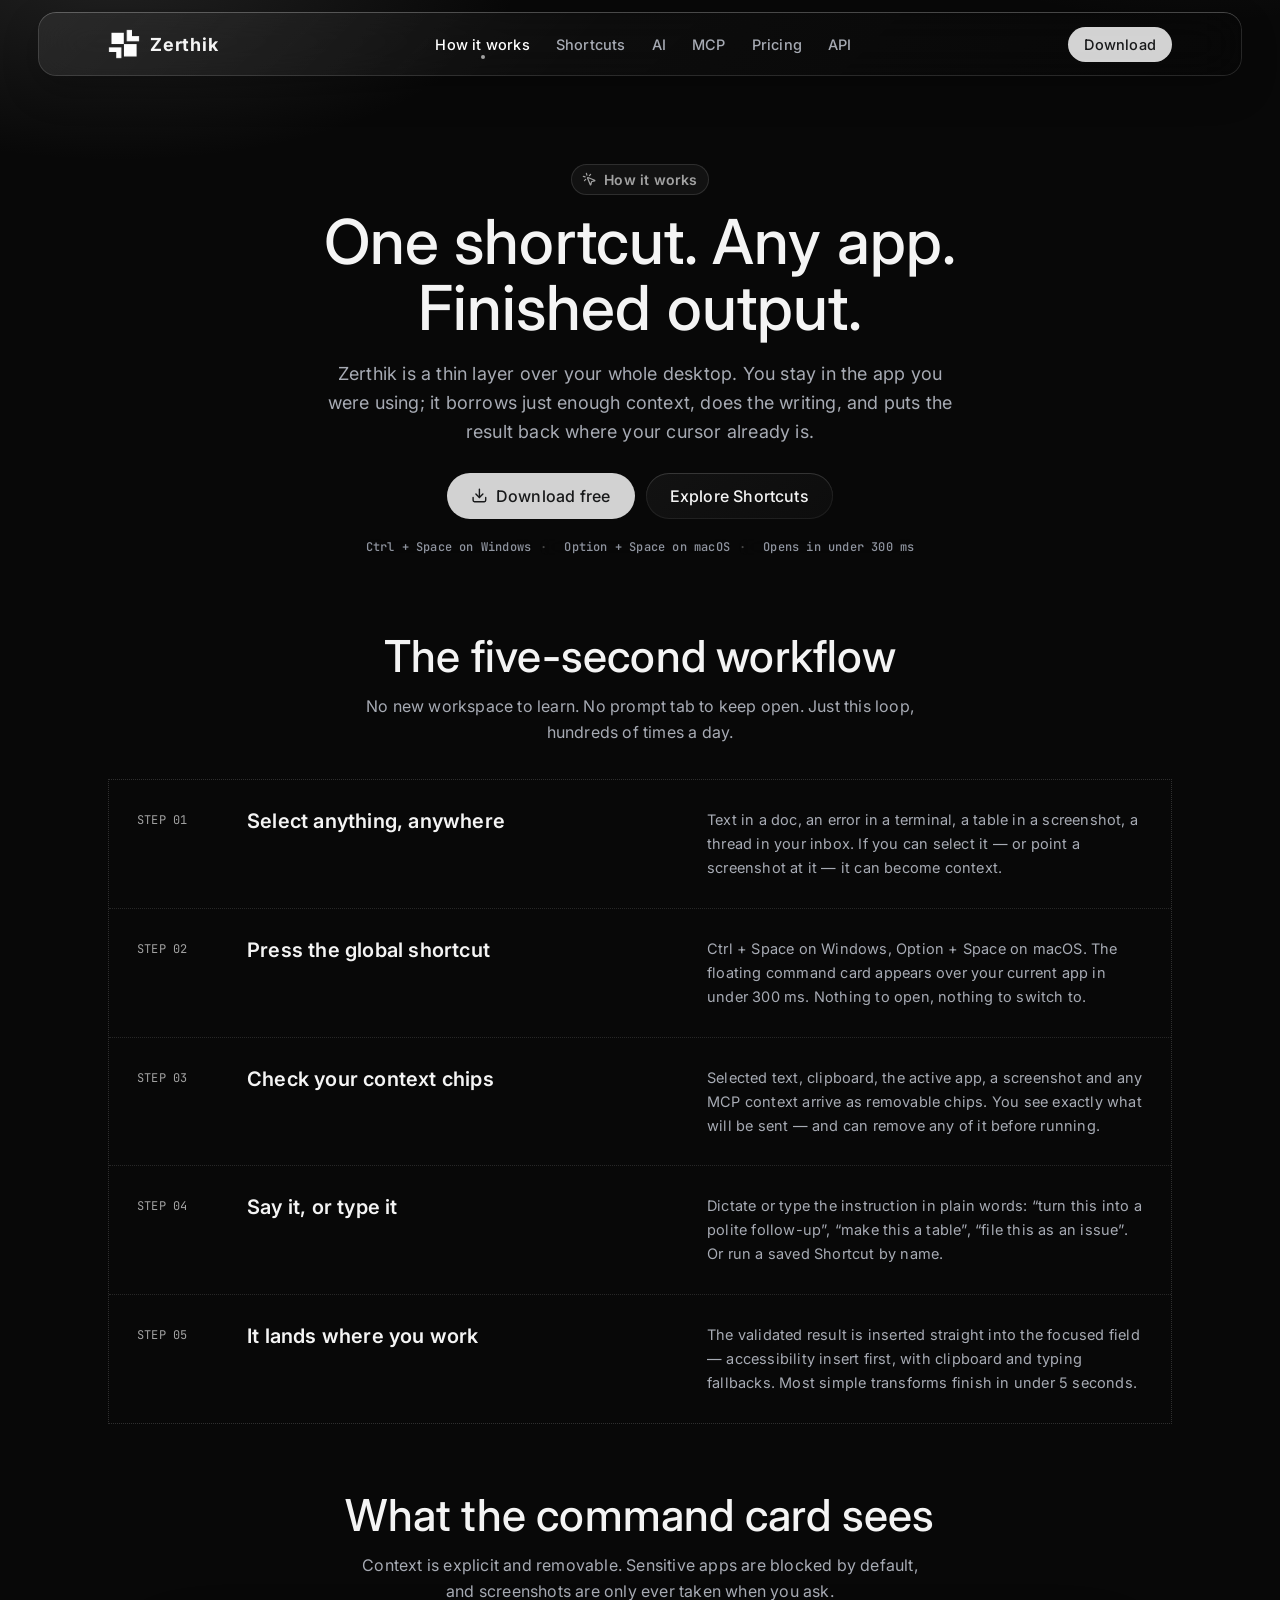
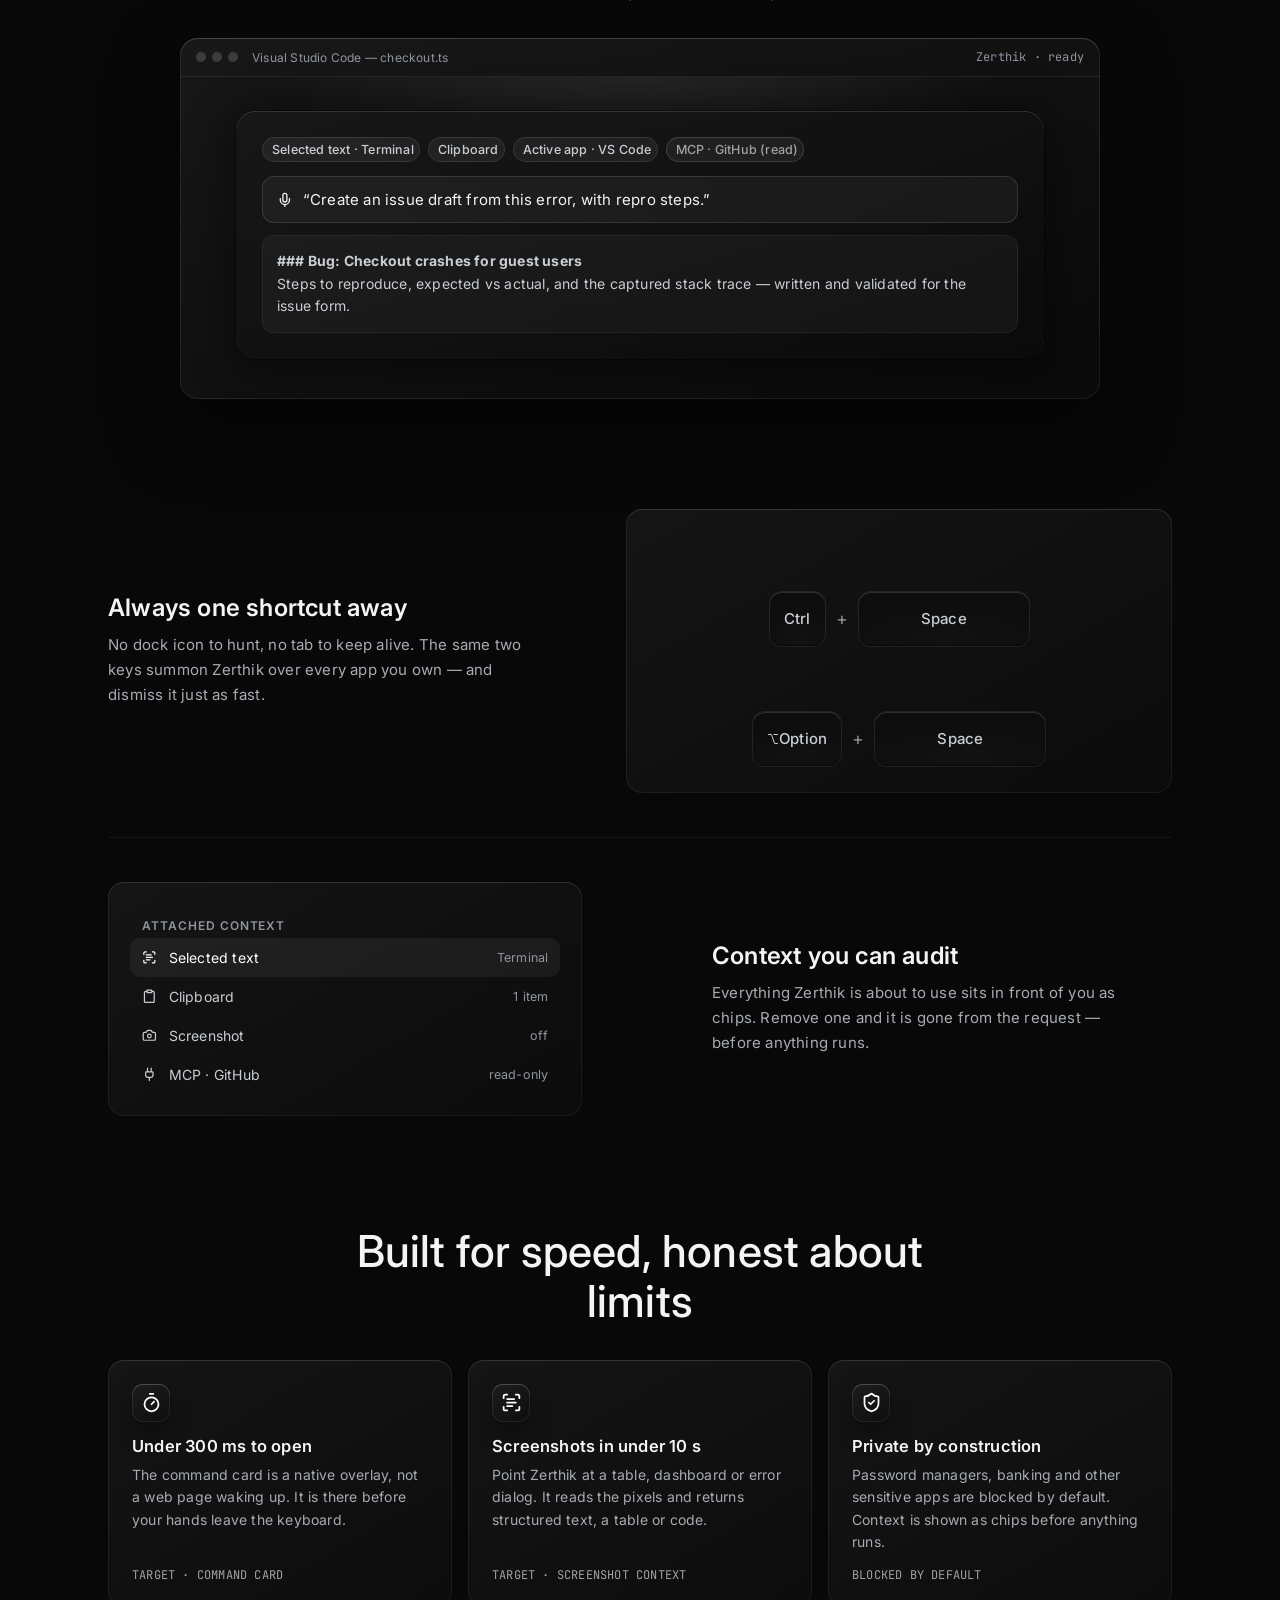
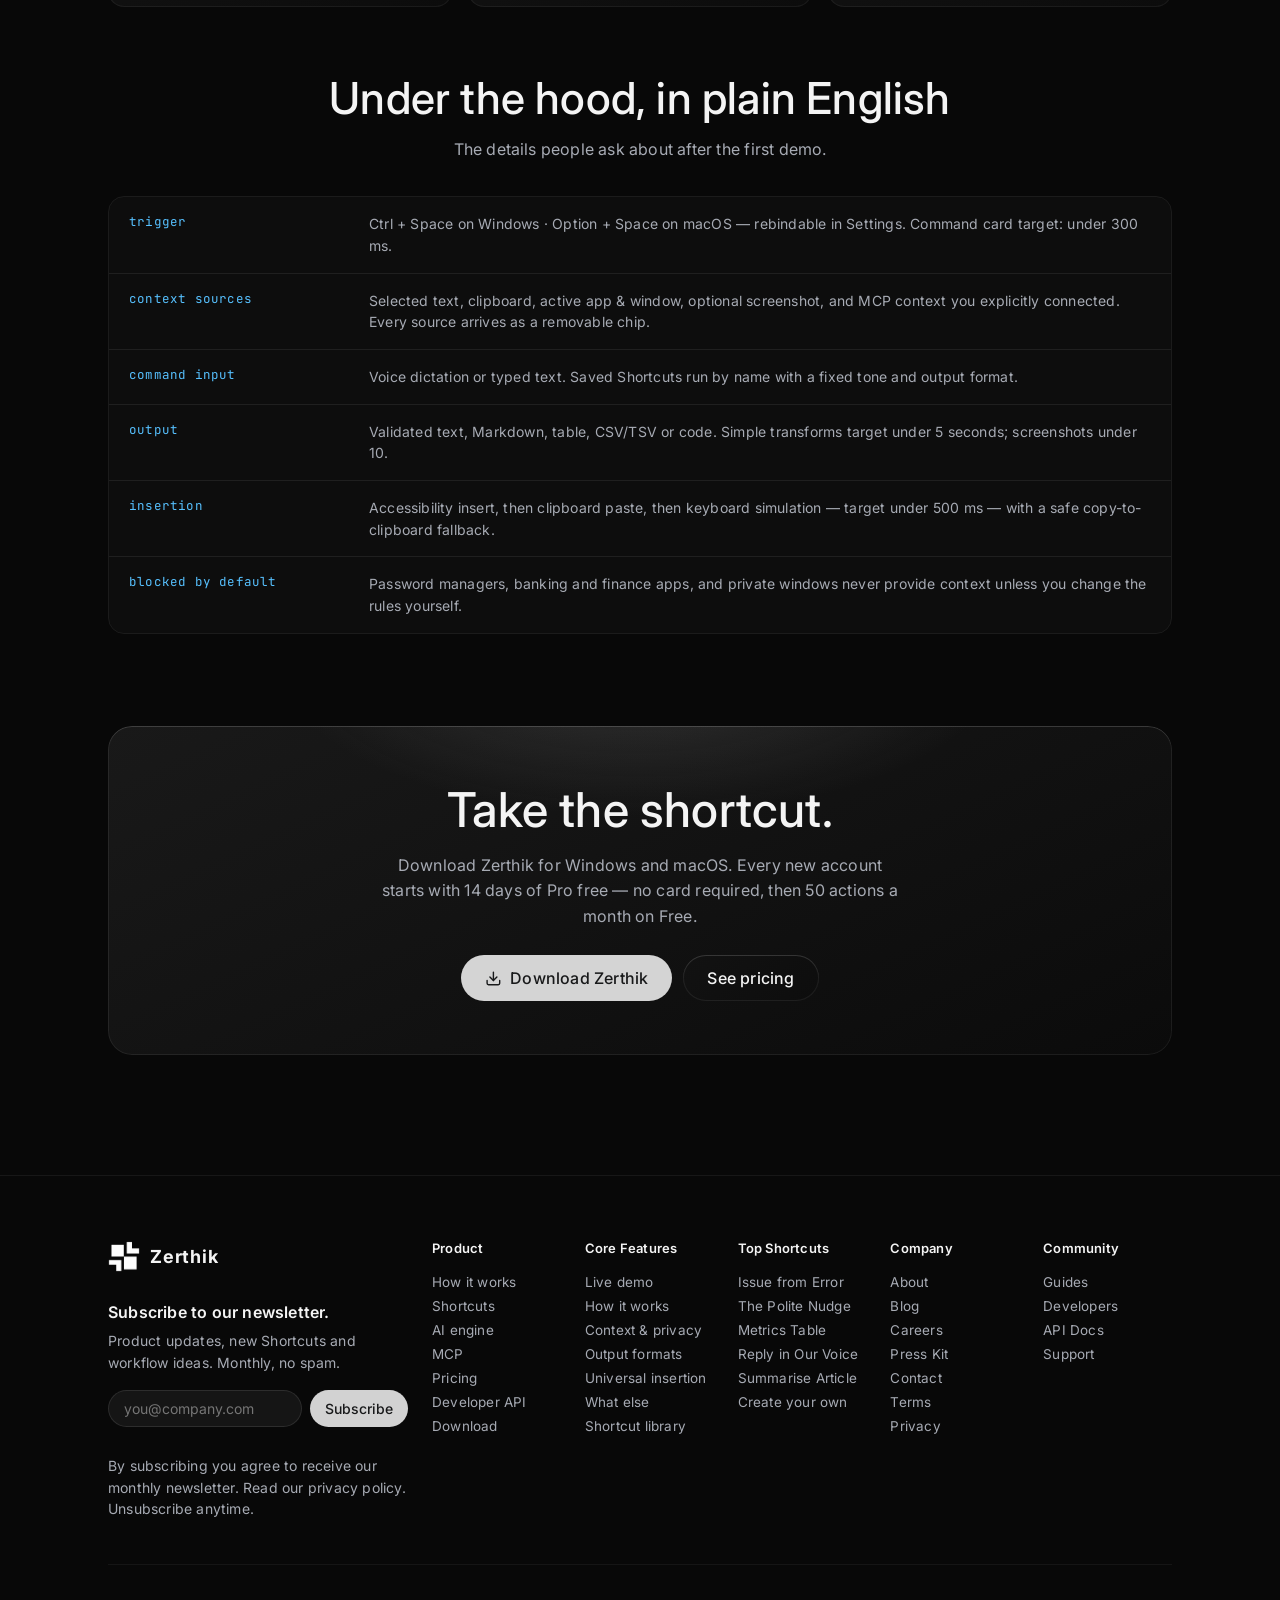
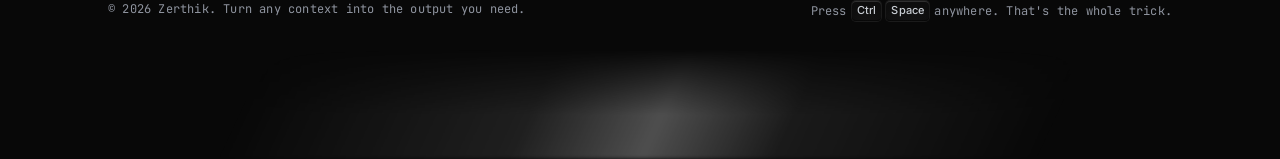
<file: how-it-works.html>
<!DOCTYPE html>
<html lang="en">
<head>
<meta charset="UTF-8" />
<meta name="viewport" content="width=device-width, initial-scale=1.0" />
<title>How it works — Zerthik</title>
<meta name="description" content="How Zerthik works: select anything in any app, press one shortcut, say what you need — validated output lands where you work." />
<link rel="preconnect" href="https://fonts.googleapis.com" />
<link rel="preconnect" href="https://fonts.gstatic.com" crossorigin />
<link href="https://fonts.googleapis.com/css2?family=Inter:wght@400;500;600;700;800&family=JetBrains+Mono:wght@400;500&display=swap" rel="stylesheet" />
<link rel="stylesheet" href="styles.css" />
<link rel="stylesheet" href="pages.css" />
<link rel="icon" type="image/png" sizes="512x512" href="assets/zerthik-favicon.png" />
<link rel="apple-touch-icon" href="assets/zerthik-favicon.png" />
</head>
<body class="page-how">
<header class="nav-wrap" id="navbar">
  <nav class="nav glass">
    <a class="brand" href="index.html" aria-label="Zerthik home"><img class="brand-mark" src="assets/zerthik-logo.png" alt="" aria-hidden="true" /><span class="brand-name">Zerthik</span></a>
    <div class="nav-links" id="navLinks"><a href="how-it-works.html" class="page-active">How it works</a><a href="shortcuts.html">Shortcuts</a><a href="ai.html">AI</a><a href="mcp.html">MCP</a><a href="pricing.html">Pricing</a><a href="api.html">API</a></div>
    <div class="nav-actions">
      <a class="btn btn-white btn-sm" href="index.html#download">Download</a>
      <button class="hamburger" id="hamburger" aria-label="Open menu" aria-expanded="false"><span></span><span></span><span></span></button>
    </div>
  </nav>
  <div class="mobile-menu glass" id="mobileMenu"><a href="how-it-works.html">How it works</a><a href="shortcuts.html">Shortcuts</a><a href="ai.html">AI</a><a href="mcp.html">MCP</a><a href="pricing.html">Pricing</a><a href="api.html">API</a><a href="index.html#download">Download</a></div>
</header>
<main class="page-main" id="main" tabindex="-1">
<section class="page-hero"><div class="container">
  <span class="eyebrow"><span class="ui-ic" data-ui="mouse-pointer-click"></span> How it works</span>
  <h1>One shortcut. Any app.<br/>Finished output.</h1>
  <p class="lead">Zerthik is a thin layer over your whole desktop. You stay in the app you were using; it borrows just enough context, does the writing, and puts the result back where your cursor already is.</p>
  <div class="page-actions"><a class="btn btn-white btn-lg" href="index.html#download"><span class="ui-ic" data-ui="download"></span> Download free</a><a class="btn btn-dark btn-lg" href="shortcuts.html">Explore Shortcuts</a></div>
  <div class="page-meta"><span class="pill">Ctrl + Space on Windows</span><span class="pill">Option + Space on macOS</span><span class="pill">Opens in under 300 ms</span></div>
</div></section><section class="page-section"><div class="container"><div class="page-section-head reveal"><h2>The five-second workflow</h2><p>No new workspace to learn. No prompt tab to keep open. Just this loop, hundreds of times a day.</p></div>
<div class="steps-rows reveal"><div class="step-row"><span class="num">STEP 01</span><h3>Select anything, anywhere</h3><p>Text in a doc, an error in a terminal, a table in a screenshot, a thread in your inbox. If you can select it — or point a screenshot at it — it can become context.</p></div><div class="step-row"><span class="num">STEP 02</span><h3>Press the global shortcut</h3><p>Ctrl + Space on Windows, Option + Space on macOS. The floating command card appears over your current app in under 300 ms. Nothing to open, nothing to switch to.</p></div><div class="step-row"><span class="num">STEP 03</span><h3>Check your context chips</h3><p>Selected text, clipboard, the active app, a screenshot and any MCP context arrive as removable chips. You see exactly what will be sent — and can remove any of it before running.</p></div><div class="step-row"><span class="num">STEP 04</span><h3>Say it, or type it</h3><p>Dictate or type the instruction in plain words: “turn this into a polite follow-up”, “make this a table”, “file this as an issue”. Or run a saved Shortcut by name.</p></div><div class="step-row"><span class="num">STEP 05</span><h3>It lands where you work</h3><p>The validated result is inserted straight into the focused field — accessibility insert first, with clipboard and typing fallbacks. Most simple transforms finish in under 5 seconds.</p></div></div></div></section>
<section class="page-section"><div class="container"><div class="page-section-head reveal"><h2>What the command card sees</h2><p>Context is explicit and removable. Sensitive apps are blocked by default, and screenshots are only ever taken when you ask.</p></div>
<div class="desktop-frame reveal">
  <div class="desktop-bar"><span class="dots"><i></i><i></i><i></i></span><span>Visual Studio Code — checkout.ts</span><span class="right mono">Zerthik · ready</span></div>
  <div class="desktop-body"><div class="mini-demo glass-window">
    <div class="chips"><span class="ctx-chip">Selected text · Terminal</span><span class="ctx-chip">Clipboard</span><span class="ctx-chip">Active app · VS Code</span><span class="ctx-chip ctx-mcp">MCP · GitHub (read)</span></div>
    <div class="mini-cmd"><span class="ui-ic" data-ui="mic"></span> “Create an issue draft from this error, with repro steps.”</div>
    <div class="mini-out"><strong>### Bug: Checkout crashes for guest users</strong><br/>Steps to reproduce, expected vs actual, and the captured stack trace — written and validated for the issue form.</div>
  </div></div>
</div></div></section>
<section class="page-section"><div class="container">
  <div class="showcase reveal"><div class="showcase-copy"><h3>Always one shortcut away</h3><p>No dock icon to hunt, no tab to keep alive. The same two keys summon Zerthik over every app you own — and dismiss it just as fast.</p></div>
    <div class="showcase-visual"><div class="key-visual"><span class="kbd">Ctrl</span>+<span class="kbd space">Space</span></div><div class="key-visual" style="min-height:64px"><span class="kbd"><span class="ui-ic kbd-ic" data-ui="option"></span> Option</span>+<span class="kbd space">Space</span></div></div></div>
  <div class="showcase flip reveal"><div class="showcase-copy"><h3>Context you can audit</h3><p>Everything Zerthik is about to use sits in front of you as chips. Remove one and it is gone from the request — before anything runs.</p></div>
    <div class="showcase-visual"><div class="command-list">
      <div class="list-label">Attached context</div>
      <div class="command-row hot"><span class="ui-ic" data-ui="scan-text"></span> Selected text <small>Terminal</small></div>
      <div class="command-row"><span class="ui-ic" data-ui="clipboard"></span> Clipboard <small>1 item</small></div>
      <div class="command-row"><span class="ui-ic" data-ui="camera"></span> Screenshot <small>off</small></div>
      <div class="command-row"><span class="ui-ic" data-ui="plug"></span> MCP · GitHub <small>read-only</small></div>
    </div></div></div>
</div></section>
<section class="page-section"><div class="container"><div class="page-section-head reveal"><h2>Built for speed, honest about limits</h2></div>
<div class="page-grid-3"><article class="page-card reveal"><span class="ic-badge" data-ui="timer"></span><h4>Under 300 ms to open</h4><p>The command card is a native overlay, not a web page waking up. It is there before your hands leave the keyboard.</p><div class="foot mono">TARGET · COMMAND CARD</div></article><article class="page-card reveal"><span class="ic-badge" data-ui="scan-text"></span><h4>Screenshots in under 10 s</h4><p>Point Zerthik at a table, dashboard or error dialog. It reads the pixels and returns structured text, a table or code.</p><div class="foot mono">TARGET · SCREENSHOT CONTEXT</div></article><article class="page-card reveal"><span class="ic-badge" data-ui="shield-check"></span><h4>Private by construction</h4><p>Password managers, banking and other sensitive apps are blocked by default. Context is shown as chips before anything runs.</p><div class="foot mono">BLOCKED BY DEFAULT</div></article></div></div></section><section class="page-section"><div class="container"><div class="page-section-head reveal"><h2>Under the hood, in plain English</h2><p>The details people ask about after the first demo.</p></div>
<dl class="spec-table reveal">
  <div class="spec-row"><dt>trigger</dt><dd>Ctrl + Space on Windows · Option + Space on macOS — rebindable in Settings. Command card target: under 300 ms.</dd></div>
  <div class="spec-row"><dt>context sources</dt><dd>Selected text, clipboard, active app &amp; window, optional screenshot, and MCP context you explicitly connected. Every source arrives as a removable chip.</dd></div>
  <div class="spec-row"><dt>command input</dt><dd>Voice dictation or typed text. Saved Shortcuts run by name with a fixed tone and output format.</dd></div>
  <div class="spec-row"><dt>output</dt><dd>Validated text, Markdown, table, CSV/TSV or code. Simple transforms target under 5 seconds; screenshots under 10.</dd></div>
  <div class="spec-row"><dt>insertion</dt><dd>Accessibility insert, then clipboard paste, then keyboard simulation — target under 500 ms — with a safe copy-to-clipboard fallback.</dd></div>
  <div class="spec-row"><dt>blocked by default</dt><dd>Password managers, banking and finance apps, and private windows never provide context unless you change the rules yourself.</dd></div>
</dl></div></section><section class="container"><div class="page-cta reveal">
  <h2>Take the shortcut.</h2><p>Download Zerthik for Windows and macOS. Every new account starts with 14 days of Pro free — no card required, then 50 actions a month on Free.</p>
  <div class="page-actions" style="justify-content:center">
    <a class="btn btn-white btn-lg" href="index.html#download"><span class="ui-ic" data-ui="download"></span> Download Zerthik</a>
    <a class="btn btn-dark btn-lg" href="pricing.html">See pricing</a>
  </div></div></section>
</main>
<footer class="footer">
  <div class="container footer-grid">
    <div class="footer-brand">
      <a class="brand" href="index.html"><img class="brand-mark" src="assets/zerthik-logo.png" alt="" aria-hidden="true" /><span class="brand-name">Zerthik</span></a>
      <h5>Subscribe to our newsletter.</h5>
      <p class="muted">Product updates, new Shortcuts and workflow ideas. Monthly, no spam.</p>
      <form class="newsletter" id="newsletterForm">
        <input type="email" required placeholder="you@company.com" aria-label="Email address" />
        <button class="btn btn-white btn-sm" type="submit">Subscribe</button>
      </form>
      <p class="newsletter-msg mono" id="newsletterMsg" role="status"></p>
      <p class="tiny muted">By subscribing you agree to receive our monthly newsletter. Read our <a href="#" data-dead>privacy policy</a>. Unsubscribe anytime.</p>
    </div>
    <nav class="footer-col"><h6>Product</h6><a href="how-it-works.html">How it works</a><a href="shortcuts.html">Shortcuts</a><a href="ai.html">AI engine</a><a href="mcp.html">MCP</a><a href="pricing.html">Pricing</a><a href="api.html">Developer API</a><a href="index.html#download">Download</a></nav>
    <nav class="footer-col"><h6>Core Features</h6><a href="index.html#demo">Live demo</a><a href="index.html#how">How it works</a><a href="index.html#context">Context &amp; privacy</a><a href="index.html#ai">Output formats</a><a href="index.html#insert">Universal insertion</a><a href="index.html#whatelse">What else</a><a href="shortcuts.html">Shortcut library</a></nav>
    <nav class="footer-col"><h6>Top Shortcuts</h6><a href="shortcuts.html">Issue from Error</a><a href="shortcuts.html">The Polite Nudge</a><a href="shortcuts.html">Metrics Table</a><a href="shortcuts.html">Reply in Our Voice</a><a href="shortcuts.html">Summarise Article</a><a href="shortcuts.html">Create your own</a></nav>
    <nav class="footer-col"><h6>Company</h6><a href="#" data-dead>About</a><a href="#" data-dead>Blog</a><a href="#" data-dead>Careers</a><a href="#" data-dead>Press Kit</a><a href="#" data-dead>Contact</a><a href="#" data-dead>Terms</a><a href="#" data-dead>Privacy</a></nav>
    <nav class="footer-col"><h6>Community</h6><a href="index.html#community">Guides</a><a href="api.html">Developers</a><a href="#" data-dead>API Docs</a><a href="#" data-dead>Support</a></nav>
  </div>
  <div class="container footer-bottom mono">
    <span>© 2026 Zerthik. Turn any context into the output you need.</span>
    <span class="footer-hotkey">Press <span class="kbd">Ctrl</span><span class="kbd">Space</span> anywhere. That's the whole trick.</span>
  </div>
  <div class="footer-streak" aria-hidden="true"></div>
</footer>
<div class="toast mono" id="toast" role="status"></div>
<script src="icons.js"></script>
<script src="lucide-icons.js"></script>
<script src="pages.js"></script>
</body>
</html>
</file>
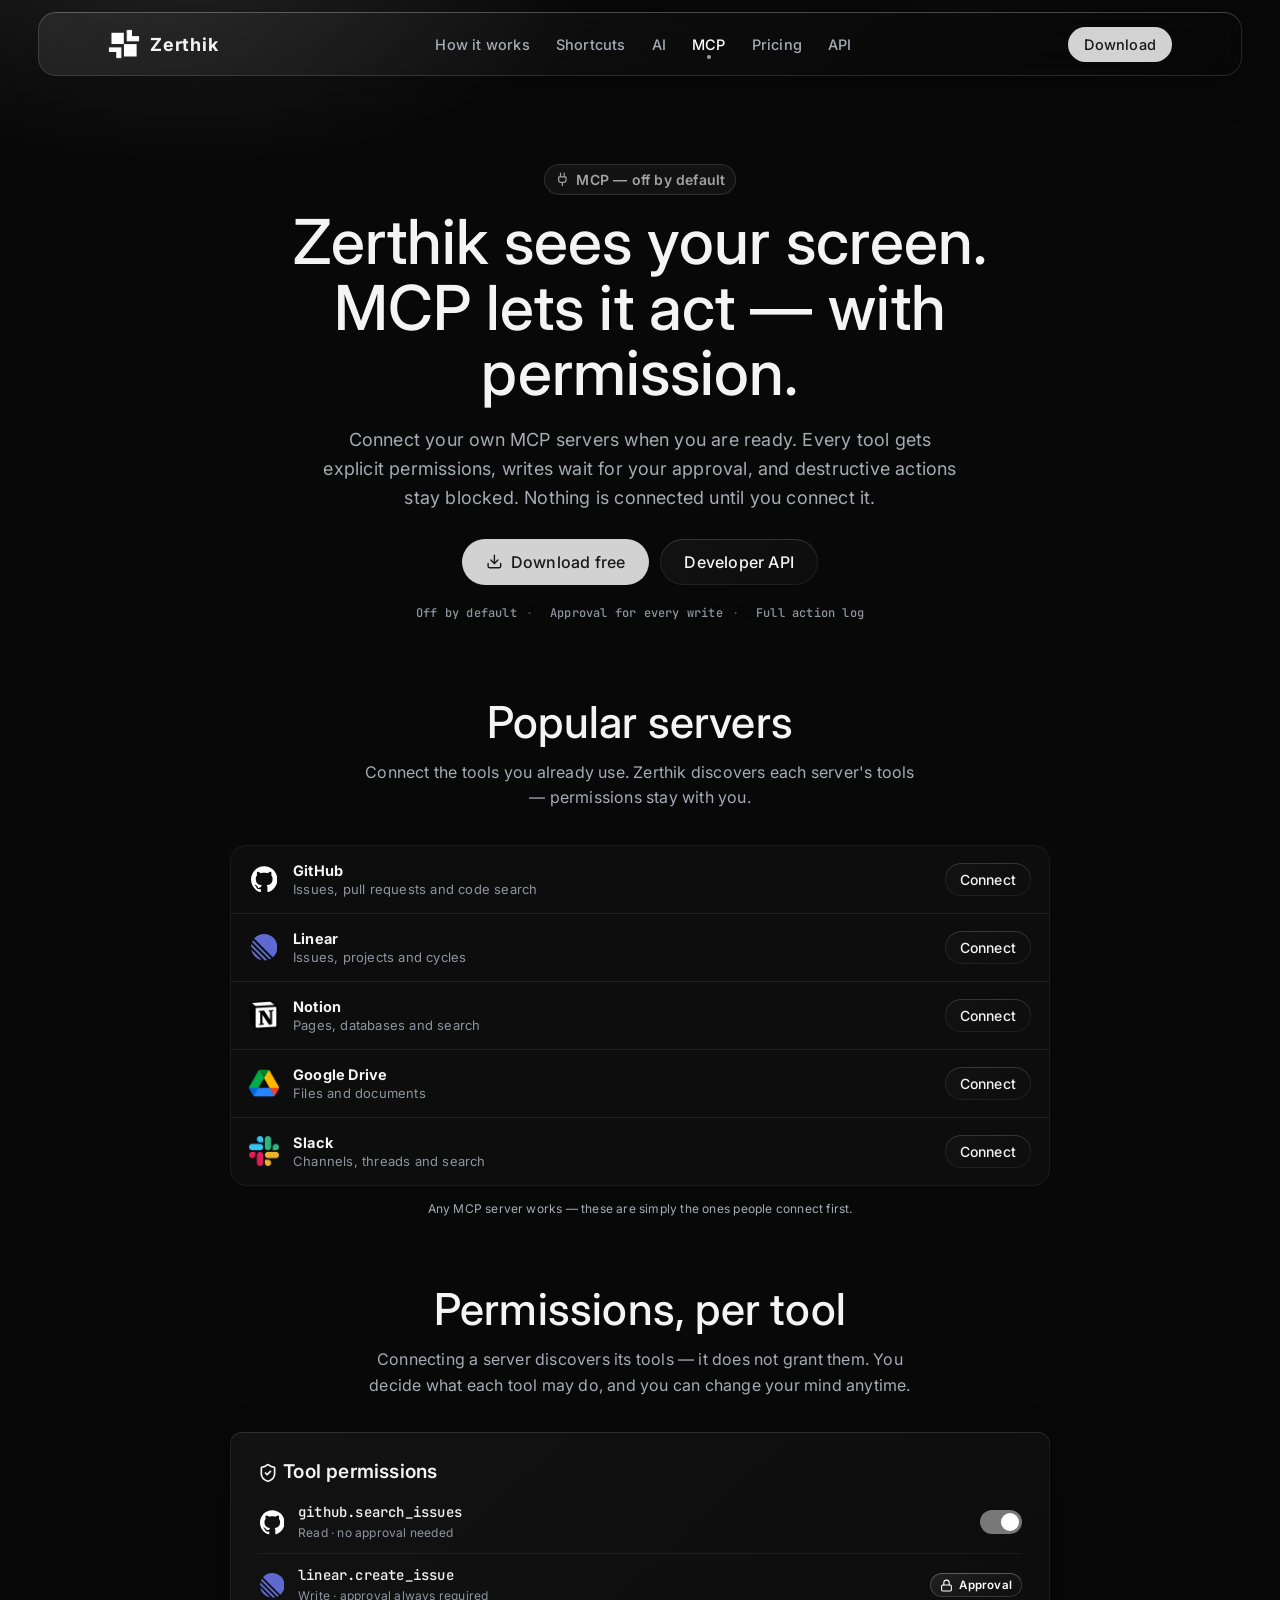
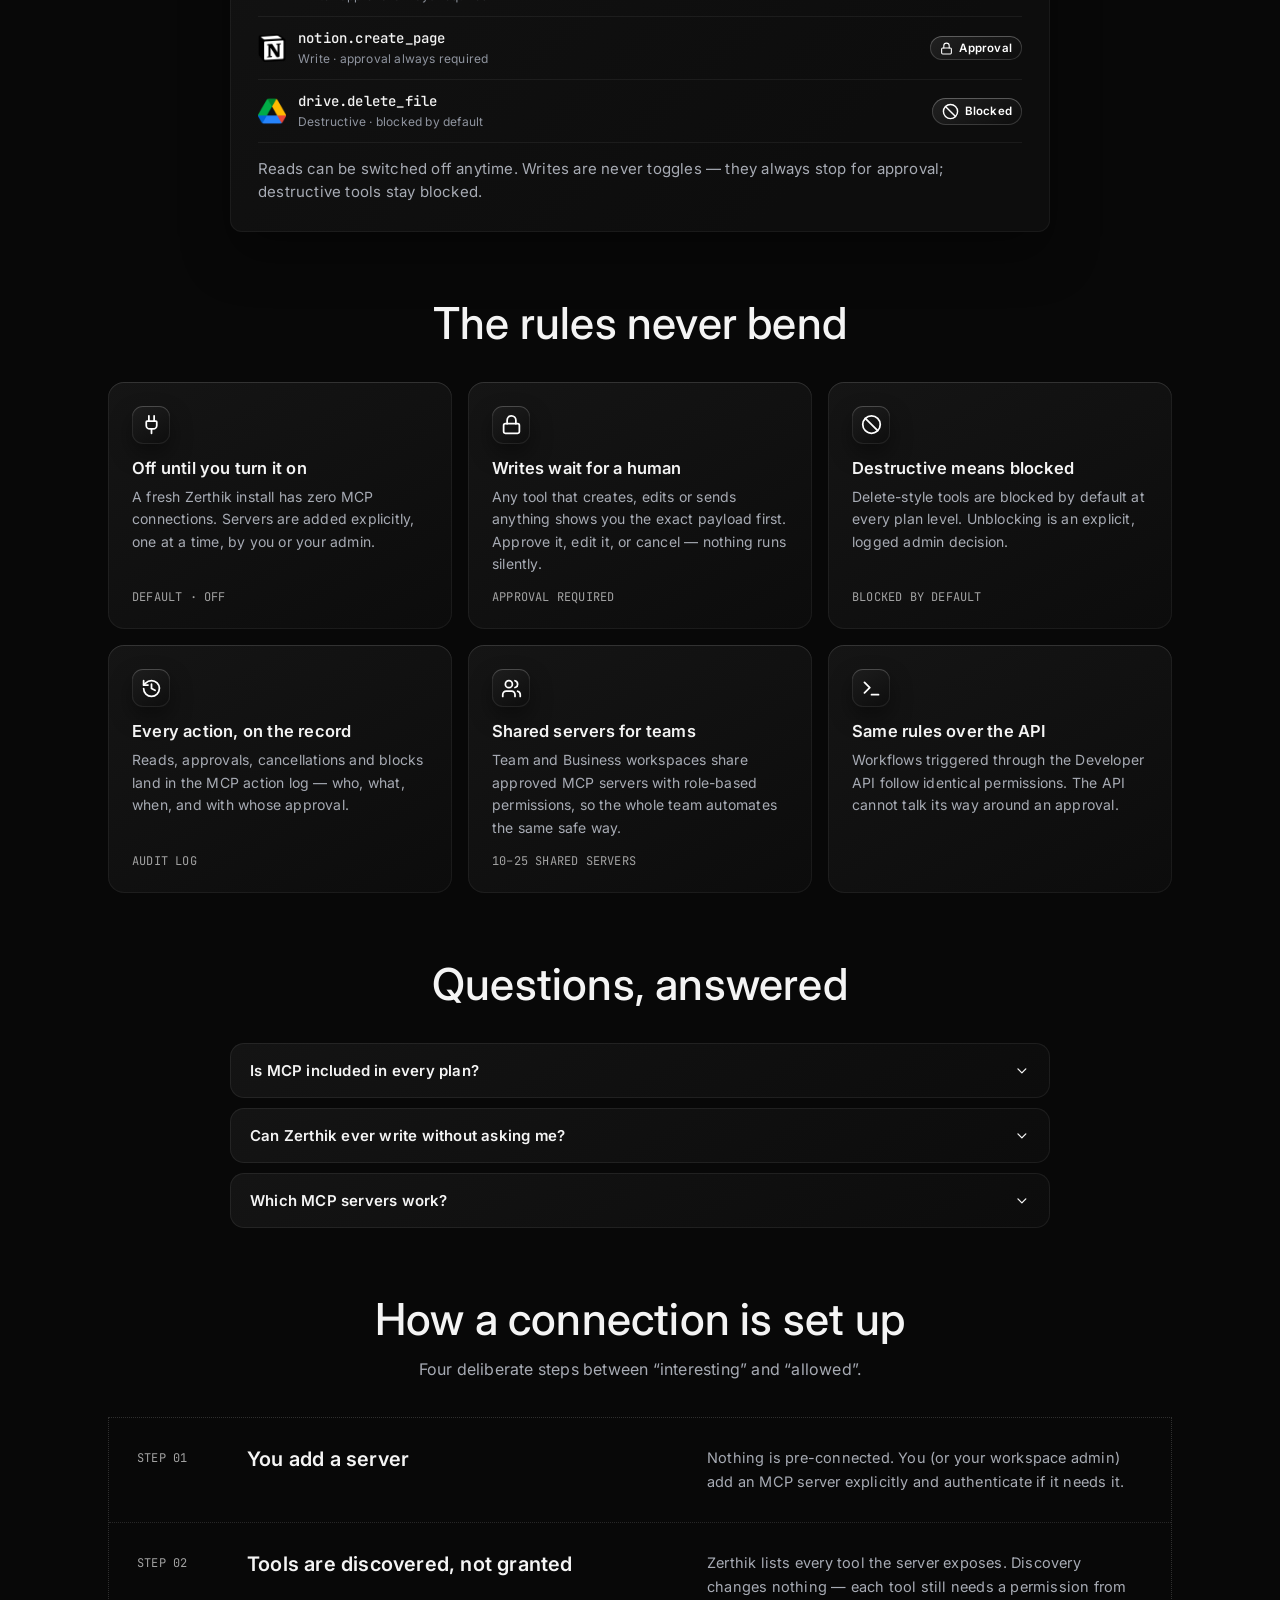
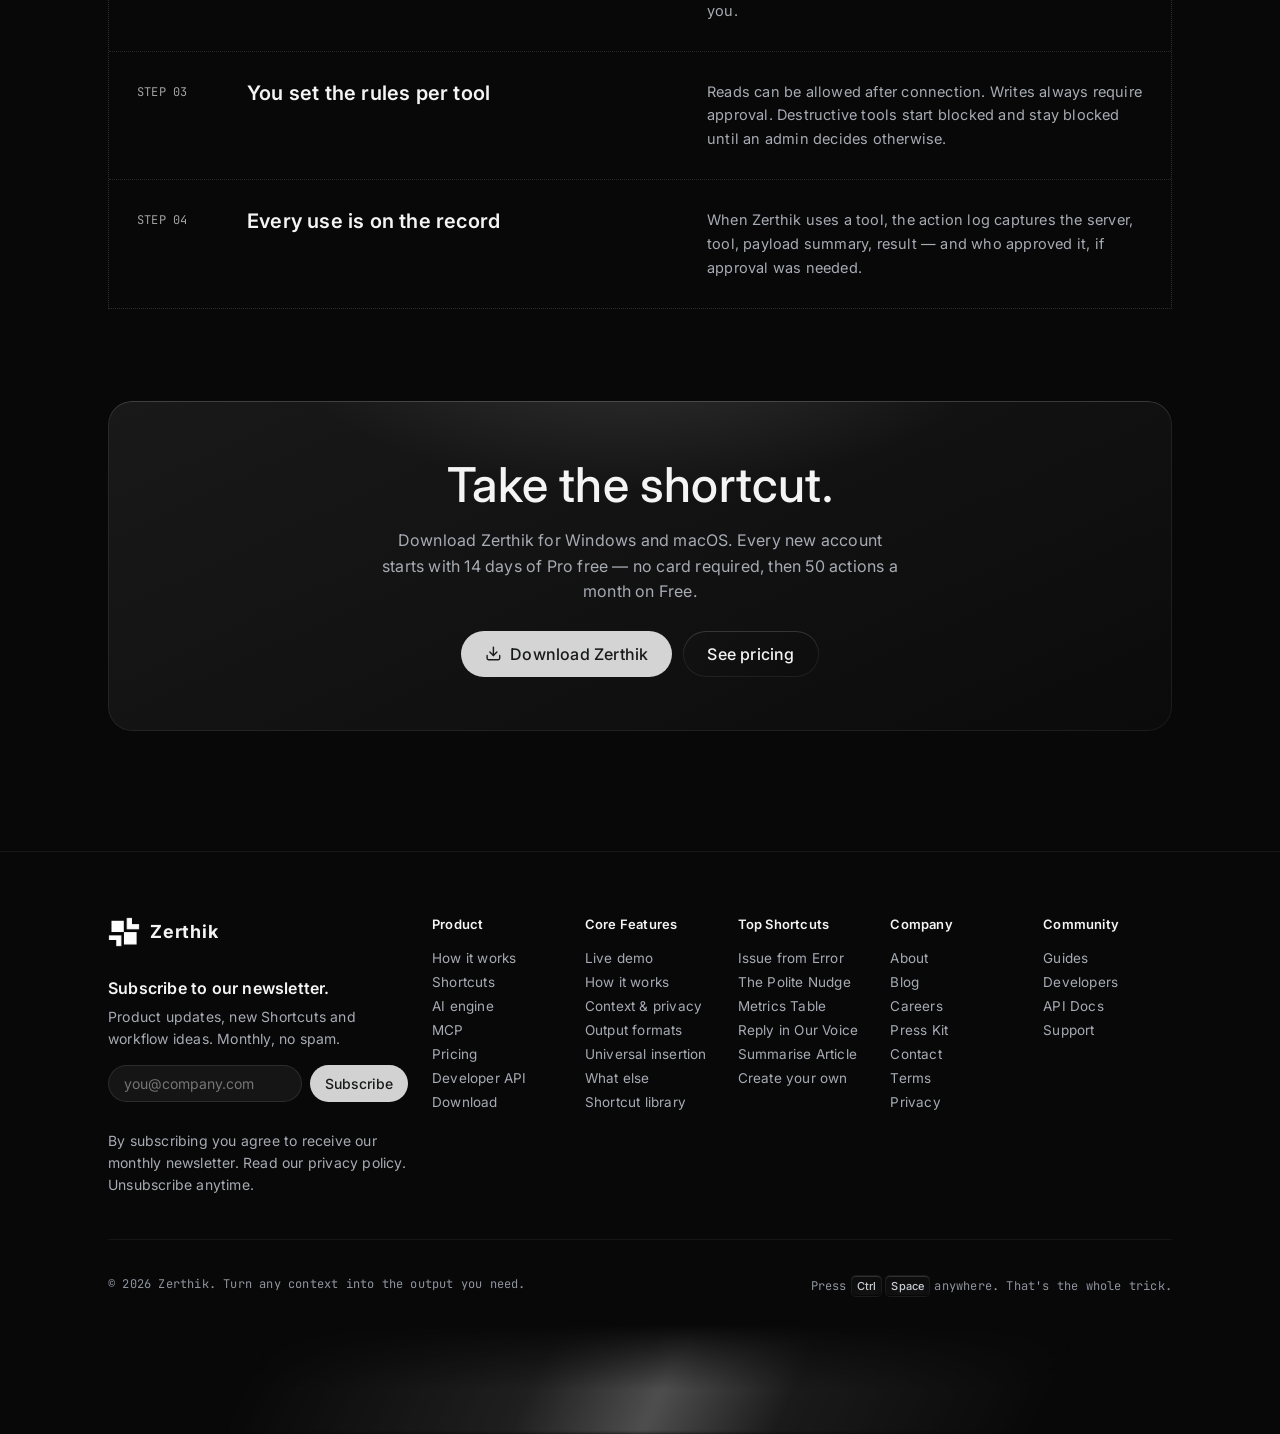
<file: mcp.html>
<!DOCTYPE html>
<html lang="en">
<head>
<meta charset="UTF-8" />
<meta name="viewport" content="width=device-width, initial-scale=1.0" />
<title>MCP — Zerthik</title>
<meta name="description" content="MCP in Zerthik is off by default: explicit connections, per-tool permissions, approval for every write, destructive actions blocked." />
<link rel="preconnect" href="https://fonts.googleapis.com" />
<link rel="preconnect" href="https://fonts.gstatic.com" crossorigin />
<link href="https://fonts.googleapis.com/css2?family=Inter:wght@400;500;600;700;800&family=JetBrains+Mono:wght@400;500&display=swap" rel="stylesheet" />
<link rel="stylesheet" href="styles.css" />
<link rel="stylesheet" href="pages.css" />
<link rel="icon" type="image/png" sizes="512x512" href="assets/zerthik-favicon.png" />
<link rel="apple-touch-icon" href="assets/zerthik-favicon.png" />
</head>
<body class="page-mcp">
<header class="nav-wrap" id="navbar">
  <nav class="nav glass">
    <a class="brand" href="index.html" aria-label="Zerthik home"><img class="brand-mark" src="assets/zerthik-logo.png" alt="" aria-hidden="true" /><span class="brand-name">Zerthik</span></a>
    <div class="nav-links" id="navLinks"><a href="how-it-works.html">How it works</a><a href="shortcuts.html">Shortcuts</a><a href="ai.html">AI</a><a href="mcp.html" class="page-active">MCP</a><a href="pricing.html">Pricing</a><a href="api.html">API</a></div>
    <div class="nav-actions">
      <a class="btn btn-white btn-sm" href="index.html#download">Download</a>
      <button class="hamburger" id="hamburger" aria-label="Open menu" aria-expanded="false"><span></span><span></span><span></span></button>
    </div>
  </nav>
  <div class="mobile-menu glass" id="mobileMenu"><a href="how-it-works.html">How it works</a><a href="shortcuts.html">Shortcuts</a><a href="ai.html">AI</a><a href="mcp.html">MCP</a><a href="pricing.html">Pricing</a><a href="api.html">API</a><a href="index.html#download">Download</a></div>
</header>
<main class="page-main" id="main" tabindex="-1">
<section class="page-hero"><div class="container">
  <span class="eyebrow"><span class="ui-ic" data-ui="plug"></span> MCP — off by default</span>
  <h1>Zerthik sees your screen.<br/>MCP lets it act — with permission.</h1>
  <p class="lead">Connect your own MCP servers when you are ready. Every tool gets explicit permissions, writes wait for your approval, and destructive actions stay blocked. Nothing is connected until you connect it.</p>
  <div class="page-actions"><a class="btn btn-white btn-lg" href="index.html#download"><span class="ui-ic" data-ui="download"></span> Download free</a><a class="btn btn-dark btn-lg" href="api.html">Developer API</a></div>
  <div class="page-meta"><span class="pill">Off by default</span><span class="pill">Approval for every write</span><span class="pill">Full action log</span></div>
</div></section><section class="page-section"><div class="container"><div class="page-section-head reveal"><h2>Popular servers</h2><p>Connect the tools you already use. Zerthik discovers each server's tools — permissions stay with you.</p></div>
<div class="server-list reveal">
  <div class="server-row"><span data-brand="github"></span><div class="info"><strong>GitHub</strong><small>Issues, pull requests and code search</small></div><a class="btn btn-dark btn-sm" href="#" data-dead>Connect</a></div>
  <div class="server-row"><span data-brand="linear"></span><div class="info"><strong>Linear</strong><small>Issues, projects and cycles</small></div><a class="btn btn-dark btn-sm" href="#" data-dead>Connect</a></div>
  <div class="server-row"><span data-brand="notion"></span><div class="info"><strong>Notion</strong><small>Pages, databases and search</small></div><a class="btn btn-dark btn-sm" href="#" data-dead>Connect</a></div>
  <div class="server-row"><span data-brand="googledrive"></span><div class="info"><strong>Google Drive</strong><small>Files and documents</small></div><a class="btn btn-dark btn-sm" href="#" data-dead>Connect</a></div>
  <div class="server-row"><span data-brand="slack"></span><div class="info"><strong>Slack</strong><small>Channels, threads and search</small></div><a class="btn btn-dark btn-sm" href="#" data-dead>Connect</a></div>
</div>
<p class="tiny muted center" style="text-align:center;margin-top:14px">Any MCP server works — these are simply the ones people connect first.</p>
</div></section>
<section class="page-section"><div class="container"><div class="page-section-head reveal"><h2>Permissions, per tool</h2><p>Connecting a server discovers its tools — it does not grant them. You decide what each tool may do, and you can change your mind anytime.</p></div>
<article class="card reveal" style="max-width:820px;margin-inline:auto">
  <h3 style="margin-top:0"><span class="ui-ic" data-ui="shield-check"></span> Tool permissions</h3>
  <div class="perm-row"><span data-brand="github" class="chip-brand"></span><div class="perm-info"><strong>github.search_issues</strong><small>Read · no approval needed</small></div><button class="switch on" type="button" role="switch" aria-checked="true" aria-label="GitHub issue search"><i></i></button></div>
  <div class="perm-row"><span data-brand="linear" class="chip-brand"></span><div class="perm-info"><strong>linear.create_issue</strong><small>Write · approval always required</small></div><span class="perm-lock"><span class="ui-ic" data-ui="lock"></span> Approval</span></div>
  <div class="perm-row"><span data-brand="notion" class="chip-brand"></span><div class="perm-info"><strong>notion.create_page</strong><small>Write · approval always required</small></div><span class="perm-lock"><span class="ui-ic" data-ui="lock"></span> Approval</span></div>
  <div class="perm-row"><span data-brand="googledrive" class="chip-brand"></span><div class="perm-info"><strong>drive.delete_file</strong><small>Destructive · blocked by default</small></div><span class="perm-lock blocked"><span class="ui-ic" data-ui="ban"></span> Blocked</span></div>
  <p class="tiny muted" style="margin-top:14px">Reads can be switched off anytime. Writes are never toggles — they always stop for approval; destructive tools stay blocked.</p>
</article></div></section>
<section class="page-section"><div class="container"><div class="page-section-head reveal"><h2>The rules never bend</h2></div>
<div class="page-grid-3"><article class="page-card reveal"><span class="ic-badge" data-ui="plug"></span><h4>Off until you turn it on</h4><p>A fresh Zerthik install has zero MCP connections. Servers are added explicitly, one at a time, by you or your admin.</p><div class="foot mono">DEFAULT · OFF</div></article><article class="page-card reveal"><span class="ic-badge" data-ui="lock"></span><h4>Writes wait for a human</h4><p>Any tool that creates, edits or sends anything shows you the exact payload first. Approve it, edit it, or cancel — nothing runs silently.</p><div class="foot mono">APPROVAL REQUIRED</div></article><article class="page-card reveal"><span class="ic-badge" data-ui="ban"></span><h4>Destructive means blocked</h4><p>Delete-style tools are blocked by default at every plan level. Unblocking is an explicit, logged admin decision.</p><div class="foot mono">BLOCKED BY DEFAULT</div></article><article class="page-card reveal"><span class="ic-badge" data-ui="history"></span><h4>Every action, on the record</h4><p>Reads, approvals, cancellations and blocks land in the MCP action log — who, what, when, and with whose approval.</p><div class="foot mono">AUDIT LOG</div></article><article class="page-card reveal"><span class="ic-badge" data-ui="users"></span><h4>Shared servers for teams</h4><p>Team and Business workspaces share approved MCP servers with role-based permissions, so the whole team automates the same safe way.</p><div class="foot mono">10–25 SHARED SERVERS</div></article><article class="page-card reveal"><span class="ic-badge" data-ui="terminal"></span><h4>Same rules over the API</h4><p>Workflows triggered through the Developer API follow identical permissions. The API cannot talk its way around an approval.</p></article></div></div></section>
<section class="page-section"><div class="container"><div class="page-section-head reveal"><h2>Questions, answered</h2></div>
<div class="faq-list reveal"><details><summary>Is MCP included in every plan?<span class="ui-ic" data-ui="chevron-down"></span></summary><p>Personal MCP connections start on Pro (2 servers). Team includes 10 shared servers and Business 25, with admin controls and audit logs.</p></details><details><summary>Can Zerthik ever write without asking me?<span class="ui-ic" data-ui="chevron-down"></span></summary><p>No. Write tools always require an explicit approval showing the exact payload. Read tools run only after you have connected the server and allowed them.</p></details><details><summary>Which MCP servers work?<span class="ui-ic" data-ui="chevron-down"></span></summary><p>Any server that speaks the Model Context Protocol. Connect it, review its discovered tools, set permissions — done.</p></details></div></div></section>
<section class="page-section"><div class="container"><div class="page-section-head reveal"><h2>How a connection is set up</h2><p>Four deliberate steps between “interesting” and “allowed”.</p></div>
<div class="steps-rows reveal"><div class="step-row"><span class="num">STEP 01</span><h3>You add a server</h3><p>Nothing is pre-connected. You (or your workspace admin) add an MCP server explicitly and authenticate if it needs it.</p></div><div class="step-row"><span class="num">STEP 02</span><h3>Tools are discovered, not granted</h3><p>Zerthik lists every tool the server exposes. Discovery changes nothing — each tool still needs a permission from you.</p></div><div class="step-row"><span class="num">STEP 03</span><h3>You set the rules per tool</h3><p>Reads can be allowed after connection. Writes always require approval. Destructive tools start blocked and stay blocked until an admin decides otherwise.</p></div><div class="step-row"><span class="num">STEP 04</span><h3>Every use is on the record</h3><p>When Zerthik uses a tool, the action log captures the server, tool, payload summary, result — and who approved it, if approval was needed.</p></div></div></div></section><section class="container"><div class="page-cta reveal">
  <h2>Take the shortcut.</h2><p>Download Zerthik for Windows and macOS. Every new account starts with 14 days of Pro free — no card required, then 50 actions a month on Free.</p>
  <div class="page-actions" style="justify-content:center">
    <a class="btn btn-white btn-lg" href="index.html#download"><span class="ui-ic" data-ui="download"></span> Download Zerthik</a>
    <a class="btn btn-dark btn-lg" href="pricing.html">See pricing</a>
  </div></div></section>
</main>
<footer class="footer">
  <div class="container footer-grid">
    <div class="footer-brand">
      <a class="brand" href="index.html"><img class="brand-mark" src="assets/zerthik-logo.png" alt="" aria-hidden="true" /><span class="brand-name">Zerthik</span></a>
      <h5>Subscribe to our newsletter.</h5>
      <p class="muted">Product updates, new Shortcuts and workflow ideas. Monthly, no spam.</p>
      <form class="newsletter" id="newsletterForm">
        <input type="email" required placeholder="you@company.com" aria-label="Email address" />
        <button class="btn btn-white btn-sm" type="submit">Subscribe</button>
      </form>
      <p class="newsletter-msg mono" id="newsletterMsg" role="status"></p>
      <p class="tiny muted">By subscribing you agree to receive our monthly newsletter. Read our <a href="#" data-dead>privacy policy</a>. Unsubscribe anytime.</p>
    </div>
    <nav class="footer-col"><h6>Product</h6><a href="how-it-works.html">How it works</a><a href="shortcuts.html">Shortcuts</a><a href="ai.html">AI engine</a><a href="mcp.html">MCP</a><a href="pricing.html">Pricing</a><a href="api.html">Developer API</a><a href="index.html#download">Download</a></nav>
    <nav class="footer-col"><h6>Core Features</h6><a href="index.html#demo">Live demo</a><a href="index.html#how">How it works</a><a href="index.html#context">Context &amp; privacy</a><a href="index.html#ai">Output formats</a><a href="index.html#insert">Universal insertion</a><a href="index.html#whatelse">What else</a><a href="shortcuts.html">Shortcut library</a></nav>
    <nav class="footer-col"><h6>Top Shortcuts</h6><a href="shortcuts.html">Issue from Error</a><a href="shortcuts.html">The Polite Nudge</a><a href="shortcuts.html">Metrics Table</a><a href="shortcuts.html">Reply in Our Voice</a><a href="shortcuts.html">Summarise Article</a><a href="shortcuts.html">Create your own</a></nav>
    <nav class="footer-col"><h6>Company</h6><a href="#" data-dead>About</a><a href="#" data-dead>Blog</a><a href="#" data-dead>Careers</a><a href="#" data-dead>Press Kit</a><a href="#" data-dead>Contact</a><a href="#" data-dead>Terms</a><a href="#" data-dead>Privacy</a></nav>
    <nav class="footer-col"><h6>Community</h6><a href="index.html#community">Guides</a><a href="api.html">Developers</a><a href="#" data-dead>API Docs</a><a href="#" data-dead>Support</a></nav>
  </div>
  <div class="container footer-bottom mono">
    <span>© 2026 Zerthik. Turn any context into the output you need.</span>
    <span class="footer-hotkey">Press <span class="kbd">Ctrl</span><span class="kbd">Space</span> anywhere. That's the whole trick.</span>
  </div>
  <div class="footer-streak" aria-hidden="true"></div>
</footer>
<div class="toast mono" id="toast" role="status"></div>
<script src="icons.js"></script>
<script src="lucide-icons.js"></script>
<script src="pages.js"></script>
</body>
</html>
</file>
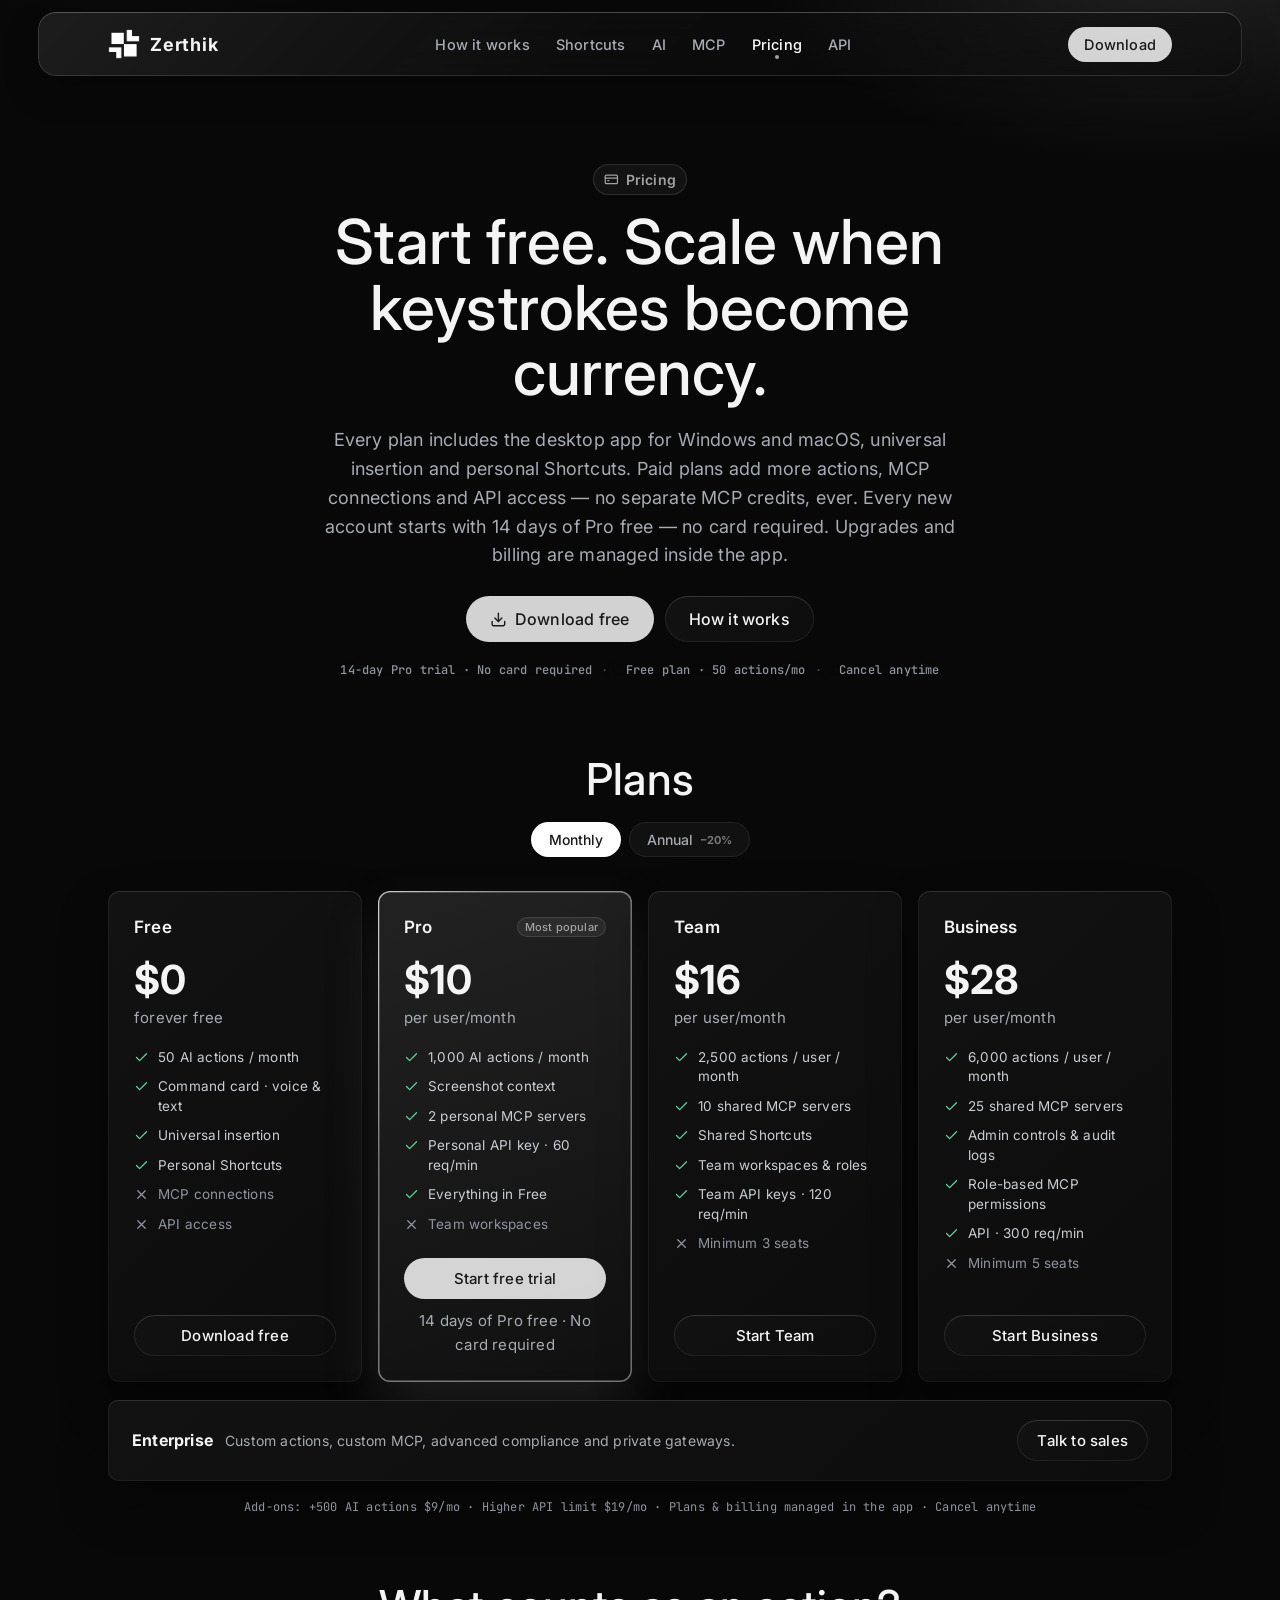
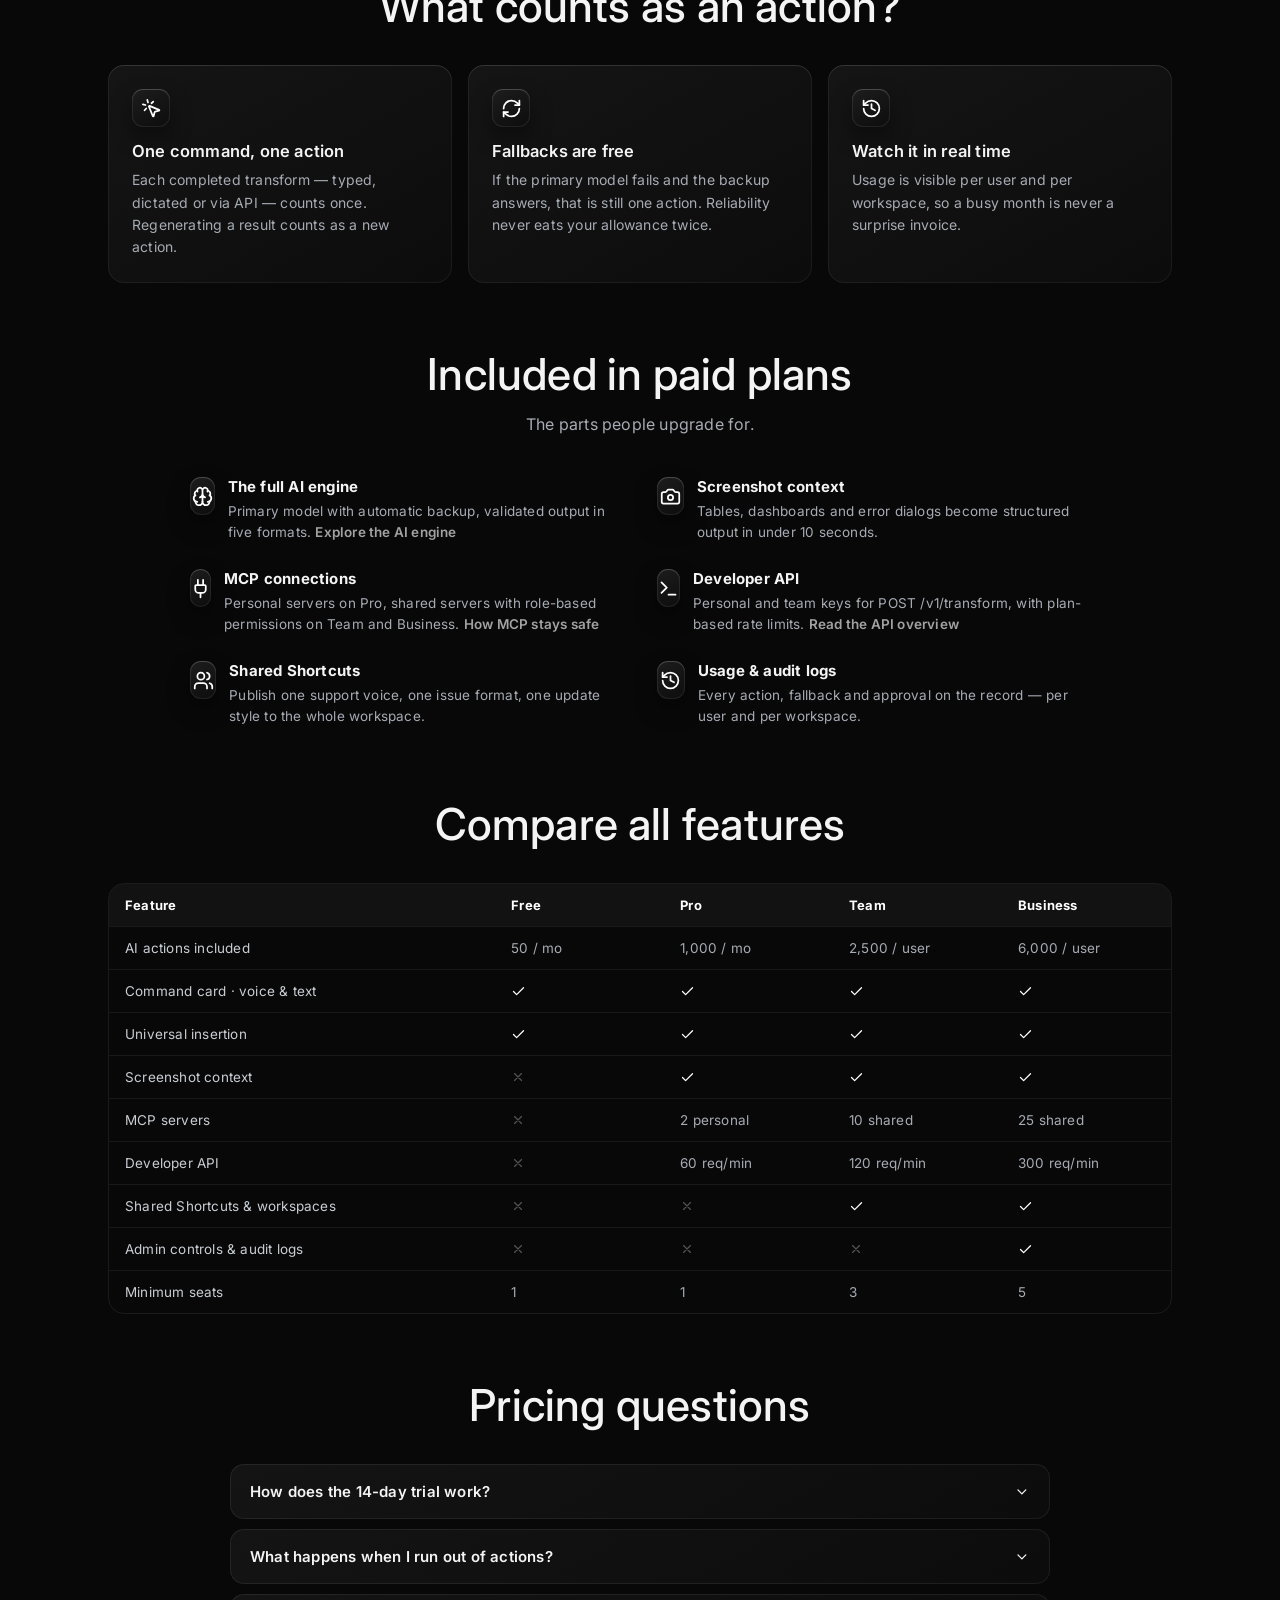
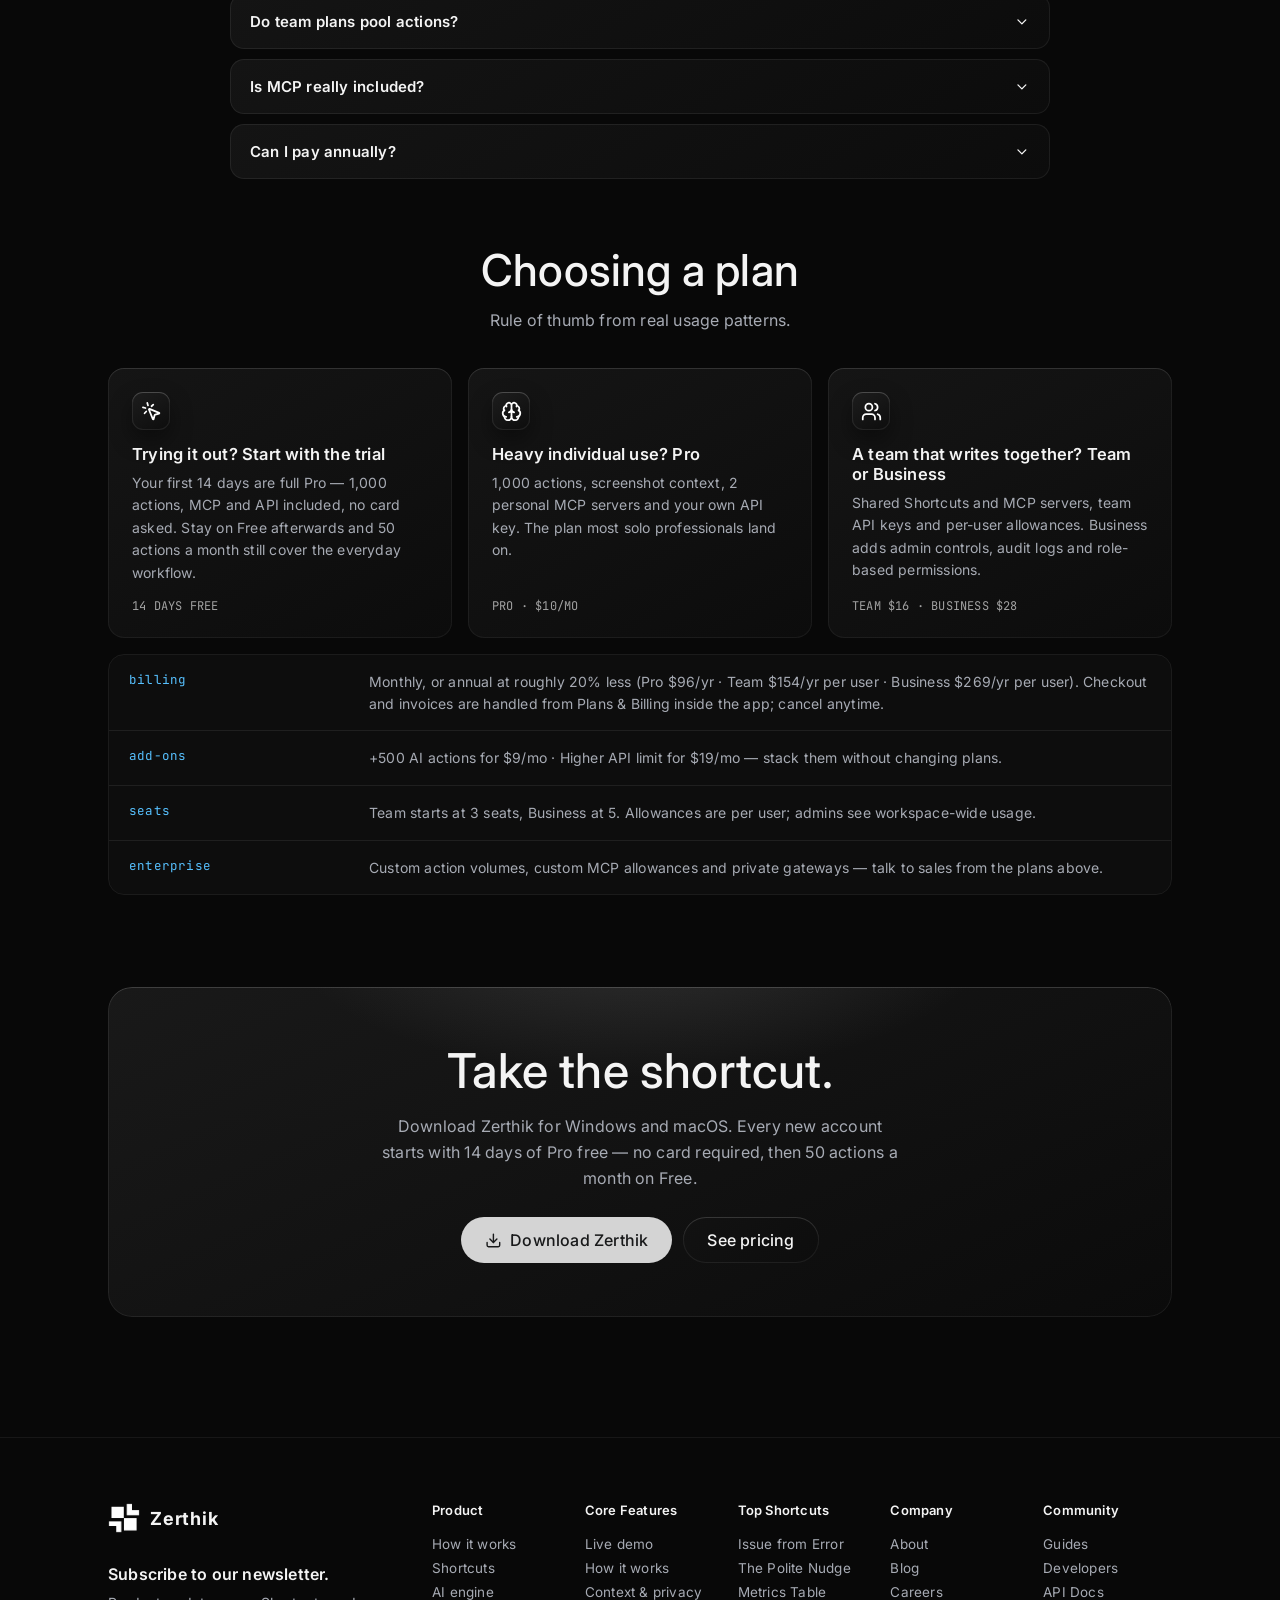
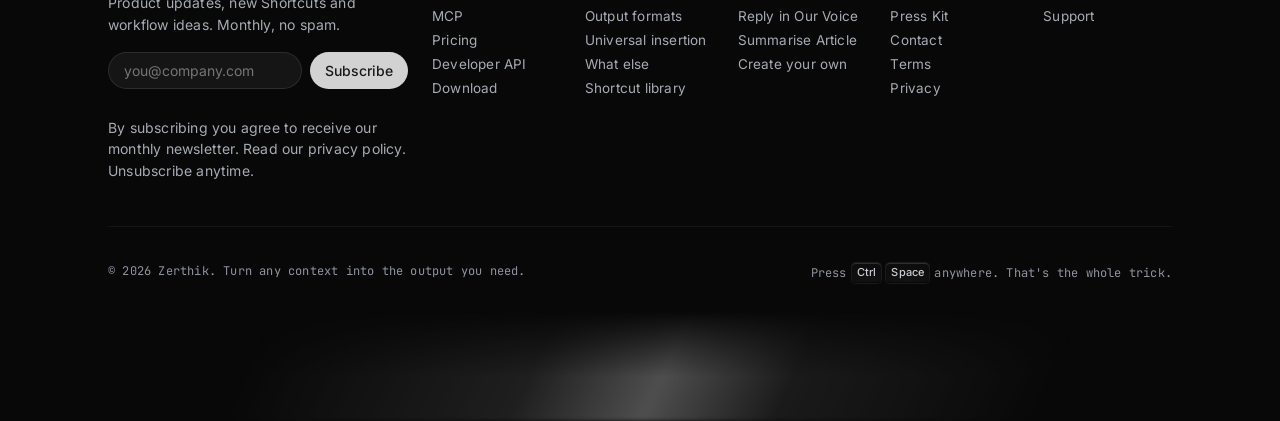
<file: pricing.html>
<!DOCTYPE html>
<html lang="en">
<head>
<meta charset="UTF-8" />
<meta name="viewport" content="width=device-width, initial-scale=1.0" />
<title>Pricing — Zerthik</title>
<meta name="description" content="Zerthik pricing: Free, Pro, Team and Business plans for Windows and macOS, with MCP and API access on paid plans." />
<link rel="preconnect" href="https://fonts.googleapis.com" />
<link rel="preconnect" href="https://fonts.gstatic.com" crossorigin />
<link href="https://fonts.googleapis.com/css2?family=Inter:wght@400;500;600;700;800&family=JetBrains+Mono:wght@400;500&display=swap" rel="stylesheet" />
<link rel="stylesheet" href="styles.css" />
<link rel="stylesheet" href="pages.css" />
<link rel="icon" type="image/png" sizes="512x512" href="assets/zerthik-favicon.png" />
<link rel="apple-touch-icon" href="assets/zerthik-favicon.png" />
</head>
<body class="page-pricing">
<header class="nav-wrap" id="navbar">
  <nav class="nav glass">
    <a class="brand" href="index.html" aria-label="Zerthik home"><img class="brand-mark" src="assets/zerthik-logo.png" alt="" aria-hidden="true" /><span class="brand-name">Zerthik</span></a>
    <div class="nav-links" id="navLinks"><a href="how-it-works.html">How it works</a><a href="shortcuts.html">Shortcuts</a><a href="ai.html">AI</a><a href="mcp.html">MCP</a><a href="pricing.html" class="page-active">Pricing</a><a href="api.html">API</a></div>
    <div class="nav-actions">
      <a class="btn btn-white btn-sm" href="index.html#download">Download</a>
      <button class="hamburger" id="hamburger" aria-label="Open menu" aria-expanded="false"><span></span><span></span><span></span></button>
    </div>
  </nav>
  <div class="mobile-menu glass" id="mobileMenu"><a href="how-it-works.html">How it works</a><a href="shortcuts.html">Shortcuts</a><a href="ai.html">AI</a><a href="mcp.html">MCP</a><a href="pricing.html">Pricing</a><a href="api.html">API</a><a href="index.html#download">Download</a></div>
</header>
<main class="page-main" id="main" tabindex="-1">
<section class="page-hero"><div class="container">
  <span class="eyebrow"><span class="ui-ic" data-ui="credit-card"></span> Pricing</span>
  <h1>Start free. Scale when<br/>keystrokes become currency.</h1>
  <p class="lead">Every plan includes the desktop app for Windows and macOS, universal insertion and personal Shortcuts. Paid plans add more actions, MCP connections and API access — no separate MCP credits, ever. Every new account starts with 14 days of Pro free — no card required. Upgrades and billing are managed inside the app.</p>
  <div class="page-actions"><a class="btn btn-white btn-lg" href="index.html#download"><span class="ui-ic" data-ui="download"></span> Download free</a><a class="btn btn-dark btn-lg" href="how-it-works.html">How it works</a></div>
  <div class="page-meta"><span class="pill">14-day Pro trial · No card required</span><span class="pill">Free plan · 50 actions/mo</span><span class="pill">Cancel anytime</span></div>
</div></section><section class="page-section"><div class="container">
<div class="page-section-head reveal"><h2>Plans</h2>
<div class="billing-toggle" style="margin-top:18px">
  <button class="tab bill-tab active" data-bill="monthly">Monthly</button>
  <button class="tab bill-tab" data-bill="annual">Annual <span class="save-tag">−20%</span></button>
</div></div>
<div class="pricing-grid" id="pricingGrid"></div>
<div class="enterprise-strip reveal">
  <div><strong>Enterprise</strong><span>Custom actions, custom MCP, advanced compliance and private gateways.</span></div>
  <a class="btn btn-dark" href="#" data-dead>Talk to sales</a>
</div>
<p class="pricing-note mono reveal">Add-ons: +500 AI actions $9/mo · Higher API limit $19/mo · Plans & billing managed in the app · Cancel anytime</p>
</div></section>
<section class="page-section"><div class="container"><div class="page-section-head reveal"><h2>What counts as an action?</h2></div>
<div class="page-grid-3"><article class="page-card reveal"><span class="ic-badge" data-ui="mouse-pointer-click"></span><h4>One command, one action</h4><p>Each completed transform — typed, dictated or via API — counts once. Regenerating a result counts as a new action.</p></article><article class="page-card reveal"><span class="ic-badge" data-ui="refresh-cw"></span><h4>Fallbacks are free</h4><p>If the primary model fails and the backup answers, that is still one action. Reliability never eats your allowance twice.</p></article><article class="page-card reveal"><span class="ic-badge" data-ui="history"></span><h4>Watch it in real time</h4><p>Usage is visible per user and per workspace, so a busy month is never a surprise invoice.</p></article></div></div></section>
<section class="page-section"><div class="container"><div class="page-section-head reveal"><h2>Included in paid plans</h2><p>The parts people upgrade for.</p></div>
<div class="plan-highlights reveal">
  <div class="plan-highlight"><span class="ic-badge" data-ui="brain"></span><div><h4>The full AI engine</h4><p>Primary model with automatic backup, validated output in five formats. <a href="ai.html">Explore the AI engine</a></p></div></div>
  <div class="plan-highlight"><span class="ic-badge" data-ui="camera"></span><div><h4>Screenshot context</h4><p>Tables, dashboards and error dialogs become structured output in under 10 seconds.</p></div></div>
  <div class="plan-highlight"><span class="ic-badge" data-ui="plug"></span><div><h4>MCP connections</h4><p>Personal servers on Pro, shared servers with role-based permissions on Team and Business. <a href="mcp.html">How MCP stays safe</a></p></div></div>
  <div class="plan-highlight"><span class="ic-badge" data-ui="terminal"></span><div><h4>Developer API</h4><p>Personal and team keys for POST /v1/transform, with plan-based rate limits. <a href="api.html">Read the API overview</a></p></div></div>
  <div class="plan-highlight"><span class="ic-badge" data-ui="users"></span><div><h4>Shared Shortcuts</h4><p>Publish one support voice, one issue format, one update style to the whole workspace.</p></div></div>
  <div class="plan-highlight"><span class="ic-badge" data-ui="history"></span><div><h4>Usage & audit logs</h4><p>Every action, fallback and approval on the record — per user and per workspace.</p></div></div>
</div></div></section>
<section class="page-section" id="compare"><div class="container"><div class="page-section-head reveal"><h2>Compare all features</h2></div>
<div class="compare-table reveal">
  <div class="compare-row head"><div>Feature</div><div>Free</div><div>Pro</div><div>Team</div><div>Business</div></div>
  <div class="compare-row"><div>AI actions included</div><div>50 / mo</div><div>1,000 / mo</div><div>2,500 / user</div><div>6,000 / user</div></div>
  <div class="compare-row"><div>Command card · voice & text</div><div class="yes"><span class="ui-ic" data-ui="check"></span></div><div class="yes"><span class="ui-ic" data-ui="check"></span></div><div class="yes"><span class="ui-ic" data-ui="check"></span></div><div class="yes"><span class="ui-ic" data-ui="check"></span></div></div>
  <div class="compare-row"><div>Universal insertion</div><div class="yes"><span class="ui-ic" data-ui="check"></span></div><div class="yes"><span class="ui-ic" data-ui="check"></span></div><div class="yes"><span class="ui-ic" data-ui="check"></span></div><div class="yes"><span class="ui-ic" data-ui="check"></span></div></div>
  <div class="compare-row"><div>Screenshot context</div><div class="no"><span class="ui-ic" data-ui="x"></span></div><div class="yes"><span class="ui-ic" data-ui="check"></span></div><div class="yes"><span class="ui-ic" data-ui="check"></span></div><div class="yes"><span class="ui-ic" data-ui="check"></span></div></div>
  <div class="compare-row"><div>MCP servers</div><div class="no"><span class="ui-ic" data-ui="x"></span></div><div>2 personal</div><div>10 shared</div><div>25 shared</div></div>
  <div class="compare-row"><div>Developer API</div><div class="no"><span class="ui-ic" data-ui="x"></span></div><div>60 req/min</div><div>120 req/min</div><div>300 req/min</div></div>
  <div class="compare-row"><div>Shared Shortcuts & workspaces</div><div class="no"><span class="ui-ic" data-ui="x"></span></div><div class="no"><span class="ui-ic" data-ui="x"></span></div><div class="yes"><span class="ui-ic" data-ui="check"></span></div><div class="yes"><span class="ui-ic" data-ui="check"></span></div></div>
  <div class="compare-row"><div>Admin controls & audit logs</div><div class="no"><span class="ui-ic" data-ui="x"></span></div><div class="no"><span class="ui-ic" data-ui="x"></span></div><div class="no"><span class="ui-ic" data-ui="x"></span></div><div class="yes"><span class="ui-ic" data-ui="check"></span></div></div>
  <div class="compare-row"><div>Minimum seats</div><div>1</div><div>1</div><div>3</div><div>5</div></div>
</div></div></section>
<section class="page-section"><div class="container"><div class="page-section-head reveal"><h2>Pricing questions</h2></div>
<div class="faq-list reveal"><details><summary>How does the 14-day trial work?<span class="ui-ic" data-ui="chevron-down"></span></summary><p>Download the app and sign in — Pro switches on automatically for 14 days with the full allowance, MCP and API access, and no card is asked. If you do not upgrade, you move to the Free plan automatically and keep all your Shortcuts and settings.</p></details><details><summary>What happens when I run out of actions?<span class="ui-ic" data-ui="chevron-down"></span></summary><p>Zerthik tells you before you hit the wall. Add the +500 actions add-on, upgrade, or wait for the monthly reset — your Shortcuts and settings stay put.</p></details><details><summary>Do team plans pool actions?<span class="ui-ic" data-ui="chevron-down"></span></summary><p>Allowances are per user (2,500 on Team, 6,000 on Business), with minimum seats of 3 and 5. Admins see usage across the workspace.</p></details><details><summary>Is MCP really included?<span class="ui-ic" data-ui="chevron-down"></span></summary><p>Yes — MCP connections are part of paid plans, not a separate meter. Server counts differ by plan; approvals and blocks apply everywhere.</p></details><details><summary>Can I pay annually?<span class="ui-ic" data-ui="chevron-down"></span></summary><p>Yes — annual billing is roughly 20% less: Pro $96/yr, Team $154/yr per user, Business $269/yr per user.</p></details></div></div></section><section class="page-section"><div class="container"><div class="page-section-head reveal"><h2>Choosing a plan</h2><p>Rule of thumb from real usage patterns.</p></div>
<div class="page-grid-3"><article class="page-card reveal"><span class="ic-badge" data-ui="mouse-pointer-click"></span><h4>Trying it out? Start with the trial</h4><p>Your first 14 days are full Pro — 1,000 actions, MCP and API included, no card asked. Stay on Free afterwards and 50 actions a month still cover the everyday workflow.</p><div class="foot mono">14 DAYS FREE</div></article><article class="page-card reveal"><span class="ic-badge" data-ui="brain"></span><h4>Heavy individual use? Pro</h4><p>1,000 actions, screenshot context, 2 personal MCP servers and your own API key. The plan most solo professionals land on.</p><div class="foot mono">PRO · $10/MO</div></article><article class="page-card reveal"><span class="ic-badge" data-ui="users"></span><h4>A team that writes together? Team or Business</h4><p>Shared Shortcuts and MCP servers, team API keys and per-user allowances. Business adds admin controls, audit logs and role-based permissions.</p><div class="foot mono">TEAM $16 · BUSINESS $28</div></article></div>
<dl class="spec-table reveal" style="margin-top:16px">
  <div class="spec-row"><dt>billing</dt><dd>Monthly, or annual at roughly 20% less (Pro $96/yr · Team $154/yr per user · Business $269/yr per user). Checkout and invoices are handled from Plans & Billing inside the app; cancel anytime.</dd></div>
  <div class="spec-row"><dt>add-ons</dt><dd>+500 AI actions for $9/mo · Higher API limit for $19/mo — stack them without changing plans.</dd></div>
  <div class="spec-row"><dt>seats</dt><dd>Team starts at 3 seats, Business at 5. Allowances are per user; admins see workspace-wide usage.</dd></div>
  <div class="spec-row"><dt>enterprise</dt><dd>Custom action volumes, custom MCP allowances and private gateways — talk to sales from the plans above.</dd></div>
</dl></div></section><section class="container"><div class="page-cta reveal">
  <h2>Take the shortcut.</h2><p>Download Zerthik for Windows and macOS. Every new account starts with 14 days of Pro free — no card required, then 50 actions a month on Free.</p>
  <div class="page-actions" style="justify-content:center">
    <a class="btn btn-white btn-lg" href="index.html#download"><span class="ui-ic" data-ui="download"></span> Download Zerthik</a>
    <a class="btn btn-dark btn-lg" href="pricing.html">See pricing</a>
  </div></div></section>
</main>
<footer class="footer">
  <div class="container footer-grid">
    <div class="footer-brand">
      <a class="brand" href="index.html"><img class="brand-mark" src="assets/zerthik-logo.png" alt="" aria-hidden="true" /><span class="brand-name">Zerthik</span></a>
      <h5>Subscribe to our newsletter.</h5>
      <p class="muted">Product updates, new Shortcuts and workflow ideas. Monthly, no spam.</p>
      <form class="newsletter" id="newsletterForm">
        <input type="email" required placeholder="you@company.com" aria-label="Email address" />
        <button class="btn btn-white btn-sm" type="submit">Subscribe</button>
      </form>
      <p class="newsletter-msg mono" id="newsletterMsg" role="status"></p>
      <p class="tiny muted">By subscribing you agree to receive our monthly newsletter. Read our <a href="#" data-dead>privacy policy</a>. Unsubscribe anytime.</p>
    </div>
    <nav class="footer-col"><h6>Product</h6><a href="how-it-works.html">How it works</a><a href="shortcuts.html">Shortcuts</a><a href="ai.html">AI engine</a><a href="mcp.html">MCP</a><a href="pricing.html">Pricing</a><a href="api.html">Developer API</a><a href="index.html#download">Download</a></nav>
    <nav class="footer-col"><h6>Core Features</h6><a href="index.html#demo">Live demo</a><a href="index.html#how">How it works</a><a href="index.html#context">Context &amp; privacy</a><a href="index.html#ai">Output formats</a><a href="index.html#insert">Universal insertion</a><a href="index.html#whatelse">What else</a><a href="shortcuts.html">Shortcut library</a></nav>
    <nav class="footer-col"><h6>Top Shortcuts</h6><a href="shortcuts.html">Issue from Error</a><a href="shortcuts.html">The Polite Nudge</a><a href="shortcuts.html">Metrics Table</a><a href="shortcuts.html">Reply in Our Voice</a><a href="shortcuts.html">Summarise Article</a><a href="shortcuts.html">Create your own</a></nav>
    <nav class="footer-col"><h6>Company</h6><a href="#" data-dead>About</a><a href="#" data-dead>Blog</a><a href="#" data-dead>Careers</a><a href="#" data-dead>Press Kit</a><a href="#" data-dead>Contact</a><a href="#" data-dead>Terms</a><a href="#" data-dead>Privacy</a></nav>
    <nav class="footer-col"><h6>Community</h6><a href="index.html#community">Guides</a><a href="api.html">Developers</a><a href="#" data-dead>API Docs</a><a href="#" data-dead>Support</a></nav>
  </div>
  <div class="container footer-bottom mono">
    <span>© 2026 Zerthik. Turn any context into the output you need.</span>
    <span class="footer-hotkey">Press <span class="kbd">Ctrl</span><span class="kbd">Space</span> anywhere. That's the whole trick.</span>
  </div>
  <div class="footer-streak" aria-hidden="true"></div>
</footer>
<div class="toast mono" id="toast" role="status"></div>
<script src="icons.js"></script>
<script src="lucide-icons.js"></script>
<script src="pages.js"></script>
</body>
</html>
</file>
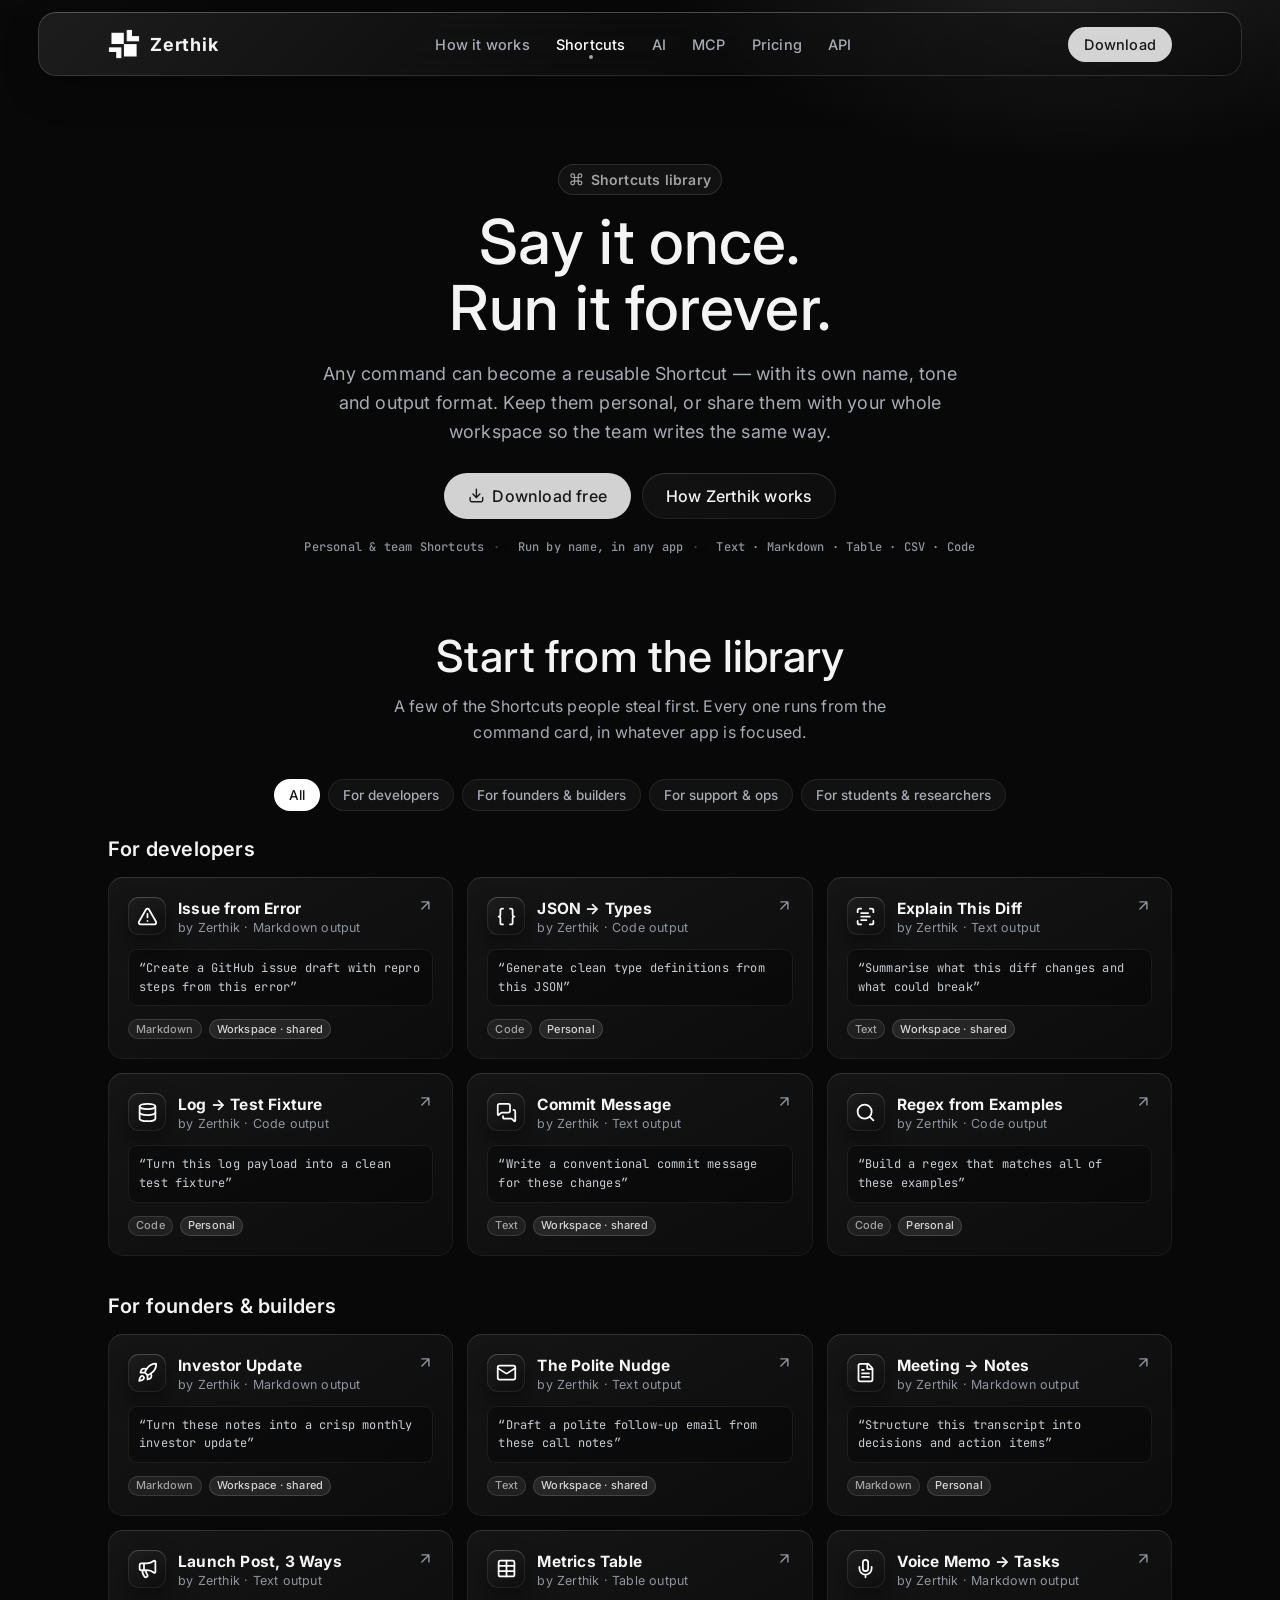
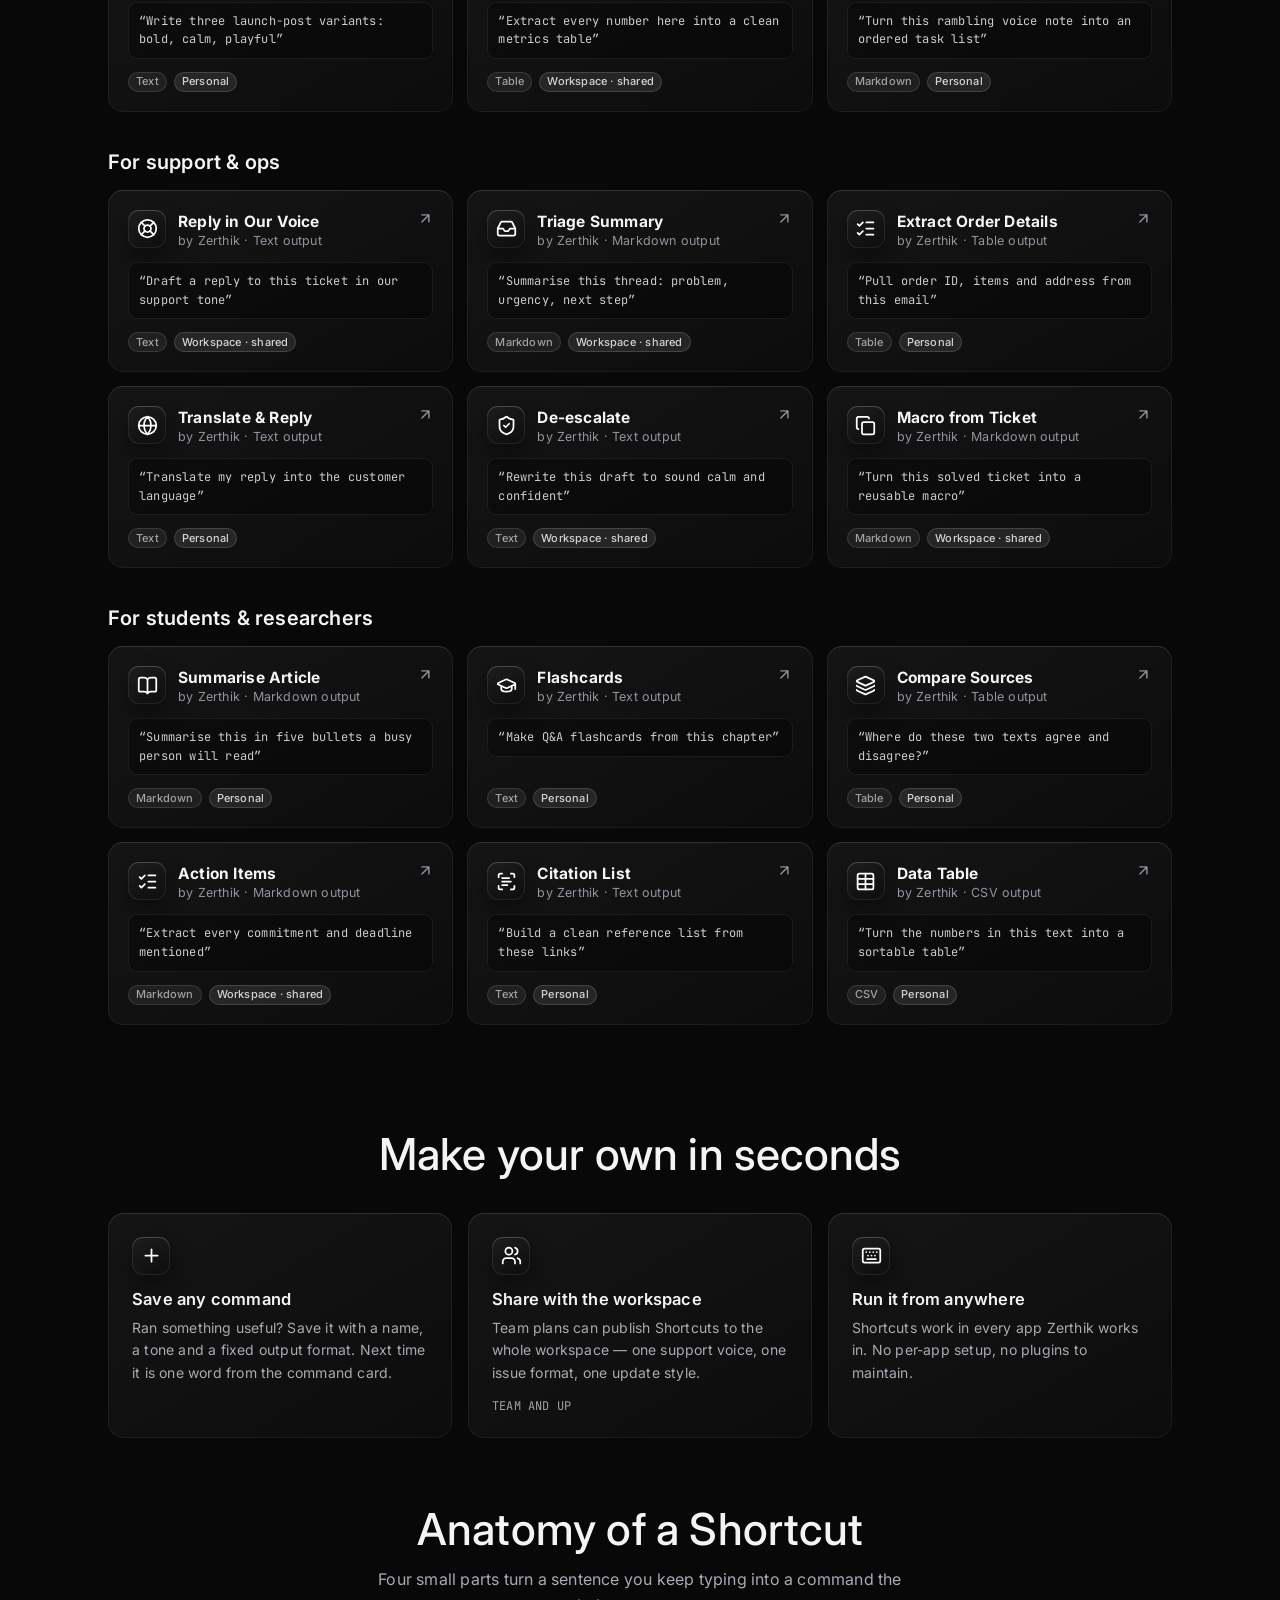
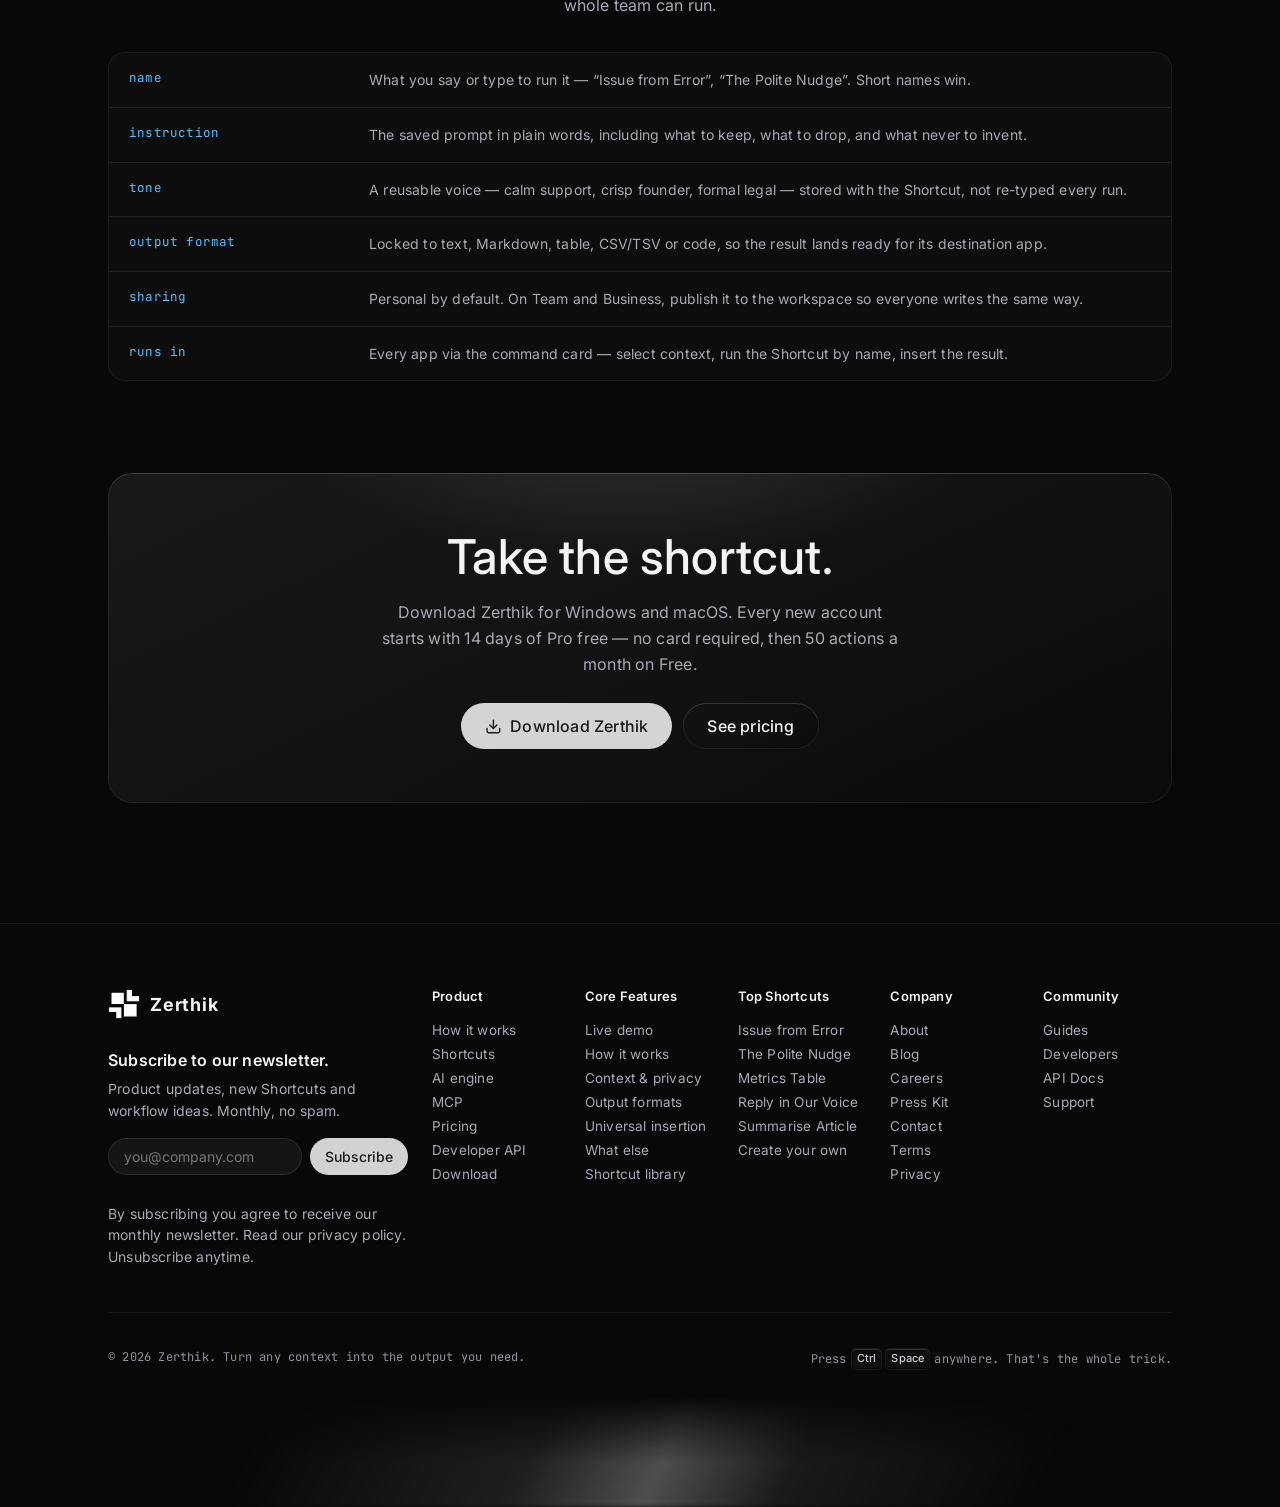
<file: shortcuts.html>
<!DOCTYPE html>
<html lang="en">
<head>
<meta charset="UTF-8" />
<meta name="viewport" content="width=device-width, initial-scale=1.0" />
<title>Shortcuts — Zerthik</title>
<meta name="description" content="Reusable personal and team Shortcuts for Zerthik — save any command once, run it by name in any app." />
<link rel="preconnect" href="https://fonts.googleapis.com" />
<link rel="preconnect" href="https://fonts.gstatic.com" crossorigin />
<link href="https://fonts.googleapis.com/css2?family=Inter:wght@400;500;600;700;800&family=JetBrains+Mono:wght@400;500&display=swap" rel="stylesheet" />
<link rel="stylesheet" href="styles.css" />
<link rel="stylesheet" href="pages.css" />
<link rel="icon" type="image/png" sizes="512x512" href="assets/zerthik-favicon.png" />
<link rel="apple-touch-icon" href="assets/zerthik-favicon.png" />
</head>
<body class="page-shortcuts">
<header class="nav-wrap" id="navbar">
  <nav class="nav glass">
    <a class="brand" href="index.html" aria-label="Zerthik home"><img class="brand-mark" src="assets/zerthik-logo.png" alt="" aria-hidden="true" /><span class="brand-name">Zerthik</span></a>
    <div class="nav-links" id="navLinks"><a href="how-it-works.html">How it works</a><a href="shortcuts.html" class="page-active">Shortcuts</a><a href="ai.html">AI</a><a href="mcp.html">MCP</a><a href="pricing.html">Pricing</a><a href="api.html">API</a></div>
    <div class="nav-actions">
      <a class="btn btn-white btn-sm" href="index.html#download">Download</a>
      <button class="hamburger" id="hamburger" aria-label="Open menu" aria-expanded="false"><span></span><span></span><span></span></button>
    </div>
  </nav>
  <div class="mobile-menu glass" id="mobileMenu"><a href="how-it-works.html">How it works</a><a href="shortcuts.html">Shortcuts</a><a href="ai.html">AI</a><a href="mcp.html">MCP</a><a href="pricing.html">Pricing</a><a href="api.html">API</a><a href="index.html#download">Download</a></div>
</header>
<main class="page-main" id="main" tabindex="-1">
<section class="page-hero"><div class="container">
  <span class="eyebrow"><span class="ui-ic" data-ui="command"></span> Shortcuts library</span>
  <h1>Say it once.<br/>Run it forever.</h1>
  <p class="lead">Any command can become a reusable Shortcut — with its own name, tone and output format. Keep them personal, or share them with your whole workspace so the team writes the same way.</p>
  <div class="page-actions"><a class="btn btn-white btn-lg" href="index.html#download"><span class="ui-ic" data-ui="download"></span> Download free</a><a class="btn btn-dark btn-lg" href="how-it-works.html">How Zerthik works</a></div>
  <div class="page-meta"><span class="pill">Personal & team Shortcuts</span><span class="pill">Run by name, in any app</span><span class="pill">Text · Markdown · Table · CSV · Code</span></div>
</div></section><section class="page-section"><div class="container"><div class="page-section-head reveal"><h2>Start from the library</h2><p>A few of the Shortcuts people steal first. Every one runs from the command card, in whatever app is focused.</p></div>
<div class="store-toolbar reveal"><button class="store-filter active" data-filter="all">All</button><button class="store-filter" data-filter="developer">For developers</button><button class="store-filter" data-filter="founder">For founders & builders</button><button class="store-filter" data-filter="support">For support & ops</button><button class="store-filter" data-filter="research">For students & researchers</button></div>
<div class="gallery-group" data-group="developer"><h3>For developers</h3><div class="gallery-grid"><article class="gallery-card reveal" data-cat="developer"><div class="card-top"><span class="ic-badge" data-ui="triangle-alert"></span><div><h4>Issue from Error</h4><div class="by">by Zerthik · Markdown output</div></div><span class="arrow ui-ic" data-ui="arrow-up-right"></span></div><div class="cmd" style="margin-top:14px">“Create a GitHub issue draft with repro steps from this error”</div><div class="tags"><span class="tag">Markdown</span><span class="tag tag-ghost">Workspace · shared</span></div></article><article class="gallery-card reveal" data-cat="developer"><div class="card-top"><span class="ic-badge" data-ui="braces"></span><div><h4>JSON → Types</h4><div class="by">by Zerthik · Code output</div></div><span class="arrow ui-ic" data-ui="arrow-up-right"></span></div><div class="cmd" style="margin-top:14px">“Generate clean type definitions from this JSON”</div><div class="tags"><span class="tag">Code</span><span class="tag tag-ghost">Personal</span></div></article><article class="gallery-card reveal" data-cat="developer"><div class="card-top"><span class="ic-badge" data-ui="scan-text"></span><div><h4>Explain This Diff</h4><div class="by">by Zerthik · Text output</div></div><span class="arrow ui-ic" data-ui="arrow-up-right"></span></div><div class="cmd" style="margin-top:14px">“Summarise what this diff changes and what could break”</div><div class="tags"><span class="tag">Text</span><span class="tag tag-ghost">Workspace · shared</span></div></article><article class="gallery-card reveal" data-cat="developer"><div class="card-top"><span class="ic-badge" data-ui="database"></span><div><h4>Log → Test Fixture</h4><div class="by">by Zerthik · Code output</div></div><span class="arrow ui-ic" data-ui="arrow-up-right"></span></div><div class="cmd" style="margin-top:14px">“Turn this log payload into a clean test fixture”</div><div class="tags"><span class="tag">Code</span><span class="tag tag-ghost">Personal</span></div></article><article class="gallery-card reveal" data-cat="developer"><div class="card-top"><span class="ic-badge" data-ui="messages-square"></span><div><h4>Commit Message</h4><div class="by">by Zerthik · Text output</div></div><span class="arrow ui-ic" data-ui="arrow-up-right"></span></div><div class="cmd" style="margin-top:14px">“Write a conventional commit message for these changes”</div><div class="tags"><span class="tag">Text</span><span class="tag tag-ghost">Workspace · shared</span></div></article><article class="gallery-card reveal" data-cat="developer"><div class="card-top"><span class="ic-badge" data-ui="search"></span><div><h4>Regex from Examples</h4><div class="by">by Zerthik · Code output</div></div><span class="arrow ui-ic" data-ui="arrow-up-right"></span></div><div class="cmd" style="margin-top:14px">“Build a regex that matches all of these examples”</div><div class="tags"><span class="tag">Code</span><span class="tag tag-ghost">Personal</span></div></article></div></div><div class="gallery-group" data-group="founder"><h3>For founders & builders</h3><div class="gallery-grid"><article class="gallery-card reveal" data-cat="founder"><div class="card-top"><span class="ic-badge" data-ui="rocket"></span><div><h4>Investor Update</h4><div class="by">by Zerthik · Markdown output</div></div><span class="arrow ui-ic" data-ui="arrow-up-right"></span></div><div class="cmd" style="margin-top:14px">“Turn these notes into a crisp monthly investor update”</div><div class="tags"><span class="tag">Markdown</span><span class="tag tag-ghost">Workspace · shared</span></div></article><article class="gallery-card reveal" data-cat="founder"><div class="card-top"><span class="ic-badge" data-ui="mail"></span><div><h4>The Polite Nudge</h4><div class="by">by Zerthik · Text output</div></div><span class="arrow ui-ic" data-ui="arrow-up-right"></span></div><div class="cmd" style="margin-top:14px">“Draft a polite follow-up email from these call notes”</div><div class="tags"><span class="tag">Text</span><span class="tag tag-ghost">Workspace · shared</span></div></article><article class="gallery-card reveal" data-cat="founder"><div class="card-top"><span class="ic-badge" data-ui="file-text"></span><div><h4>Meeting → Notes</h4><div class="by">by Zerthik · Markdown output</div></div><span class="arrow ui-ic" data-ui="arrow-up-right"></span></div><div class="cmd" style="margin-top:14px">“Structure this transcript into decisions and action items”</div><div class="tags"><span class="tag">Markdown</span><span class="tag tag-ghost">Personal</span></div></article><article class="gallery-card reveal" data-cat="founder"><div class="card-top"><span class="ic-badge" data-ui="megaphone"></span><div><h4>Launch Post, 3 Ways</h4><div class="by">by Zerthik · Text output</div></div><span class="arrow ui-ic" data-ui="arrow-up-right"></span></div><div class="cmd" style="margin-top:14px">“Write three launch-post variants: bold, calm, playful”</div><div class="tags"><span class="tag">Text</span><span class="tag tag-ghost">Personal</span></div></article><article class="gallery-card reveal" data-cat="founder"><div class="card-top"><span class="ic-badge" data-ui="table"></span><div><h4>Metrics Table</h4><div class="by">by Zerthik · Table output</div></div><span class="arrow ui-ic" data-ui="arrow-up-right"></span></div><div class="cmd" style="margin-top:14px">“Extract every number here into a clean metrics table”</div><div class="tags"><span class="tag">Table</span><span class="tag tag-ghost">Workspace · shared</span></div></article><article class="gallery-card reveal" data-cat="founder"><div class="card-top"><span class="ic-badge" data-ui="mic"></span><div><h4>Voice Memo → Tasks</h4><div class="by">by Zerthik · Markdown output</div></div><span class="arrow ui-ic" data-ui="arrow-up-right"></span></div><div class="cmd" style="margin-top:14px">“Turn this rambling voice note into an ordered task list”</div><div class="tags"><span class="tag">Markdown</span><span class="tag tag-ghost">Personal</span></div></article></div></div><div class="gallery-group" data-group="support"><h3>For support & ops</h3><div class="gallery-grid"><article class="gallery-card reveal" data-cat="support"><div class="card-top"><span class="ic-badge" data-ui="life-buoy"></span><div><h4>Reply in Our Voice</h4><div class="by">by Zerthik · Text output</div></div><span class="arrow ui-ic" data-ui="arrow-up-right"></span></div><div class="cmd" style="margin-top:14px">“Draft a reply to this ticket in our support tone”</div><div class="tags"><span class="tag">Text</span><span class="tag tag-ghost">Workspace · shared</span></div></article><article class="gallery-card reveal" data-cat="support"><div class="card-top"><span class="ic-badge" data-ui="inbox"></span><div><h4>Triage Summary</h4><div class="by">by Zerthik · Markdown output</div></div><span class="arrow ui-ic" data-ui="arrow-up-right"></span></div><div class="cmd" style="margin-top:14px">“Summarise this thread: problem, urgency, next step”</div><div class="tags"><span class="tag">Markdown</span><span class="tag tag-ghost">Workspace · shared</span></div></article><article class="gallery-card reveal" data-cat="support"><div class="card-top"><span class="ic-badge" data-ui="list-checks"></span><div><h4>Extract Order Details</h4><div class="by">by Zerthik · Table output</div></div><span class="arrow ui-ic" data-ui="arrow-up-right"></span></div><div class="cmd" style="margin-top:14px">“Pull order ID, items and address from this email”</div><div class="tags"><span class="tag">Table</span><span class="tag tag-ghost">Personal</span></div></article><article class="gallery-card reveal" data-cat="support"><div class="card-top"><span class="ic-badge" data-ui="globe"></span><div><h4>Translate &amp; Reply</h4><div class="by">by Zerthik · Text output</div></div><span class="arrow ui-ic" data-ui="arrow-up-right"></span></div><div class="cmd" style="margin-top:14px">“Translate my reply into the customer language”</div><div class="tags"><span class="tag">Text</span><span class="tag tag-ghost">Personal</span></div></article><article class="gallery-card reveal" data-cat="support"><div class="card-top"><span class="ic-badge" data-ui="shield-check"></span><div><h4>De-escalate</h4><div class="by">by Zerthik · Text output</div></div><span class="arrow ui-ic" data-ui="arrow-up-right"></span></div><div class="cmd" style="margin-top:14px">“Rewrite this draft to sound calm and confident”</div><div class="tags"><span class="tag">Text</span><span class="tag tag-ghost">Workspace · shared</span></div></article><article class="gallery-card reveal" data-cat="support"><div class="card-top"><span class="ic-badge" data-ui="copy"></span><div><h4>Macro from Ticket</h4><div class="by">by Zerthik · Markdown output</div></div><span class="arrow ui-ic" data-ui="arrow-up-right"></span></div><div class="cmd" style="margin-top:14px">“Turn this solved ticket into a reusable macro”</div><div class="tags"><span class="tag">Markdown</span><span class="tag tag-ghost">Workspace · shared</span></div></article></div></div><div class="gallery-group" data-group="research"><h3>For students & researchers</h3><div class="gallery-grid"><article class="gallery-card reveal" data-cat="research"><div class="card-top"><span class="ic-badge" data-ui="book-open"></span><div><h4>Summarise Article</h4><div class="by">by Zerthik · Markdown output</div></div><span class="arrow ui-ic" data-ui="arrow-up-right"></span></div><div class="cmd" style="margin-top:14px">“Summarise this in five bullets a busy person will read”</div><div class="tags"><span class="tag">Markdown</span><span class="tag tag-ghost">Personal</span></div></article><article class="gallery-card reveal" data-cat="research"><div class="card-top"><span class="ic-badge" data-ui="graduation-cap"></span><div><h4>Flashcards</h4><div class="by">by Zerthik · Text output</div></div><span class="arrow ui-ic" data-ui="arrow-up-right"></span></div><div class="cmd" style="margin-top:14px">“Make Q&amp;A flashcards from this chapter”</div><div class="tags"><span class="tag">Text</span><span class="tag tag-ghost">Personal</span></div></article><article class="gallery-card reveal" data-cat="research"><div class="card-top"><span class="ic-badge" data-ui="layers"></span><div><h4>Compare Sources</h4><div class="by">by Zerthik · Table output</div></div><span class="arrow ui-ic" data-ui="arrow-up-right"></span></div><div class="cmd" style="margin-top:14px">“Where do these two texts agree and disagree?”</div><div class="tags"><span class="tag">Table</span><span class="tag tag-ghost">Personal</span></div></article><article class="gallery-card reveal" data-cat="research"><div class="card-top"><span class="ic-badge" data-ui="list-checks"></span><div><h4>Action Items</h4><div class="by">by Zerthik · Markdown output</div></div><span class="arrow ui-ic" data-ui="arrow-up-right"></span></div><div class="cmd" style="margin-top:14px">“Extract every commitment and deadline mentioned”</div><div class="tags"><span class="tag">Markdown</span><span class="tag tag-ghost">Workspace · shared</span></div></article><article class="gallery-card reveal" data-cat="research"><div class="card-top"><span class="ic-badge" data-ui="scan-text"></span><div><h4>Citation List</h4><div class="by">by Zerthik · Text output</div></div><span class="arrow ui-ic" data-ui="arrow-up-right"></span></div><div class="cmd" style="margin-top:14px">“Build a clean reference list from these links”</div><div class="tags"><span class="tag">Text</span><span class="tag tag-ghost">Personal</span></div></article><article class="gallery-card reveal" data-cat="research"><div class="card-top"><span class="ic-badge" data-ui="table"></span><div><h4>Data Table</h4><div class="by">by Zerthik · CSV output</div></div><span class="arrow ui-ic" data-ui="arrow-up-right"></span></div><div class="cmd" style="margin-top:14px">“Turn the numbers in this text into a sortable table”</div><div class="tags"><span class="tag">CSV</span><span class="tag tag-ghost">Personal</span></div></article></div></div></div></section>
<section class="page-section"><div class="container"><div class="page-section-head reveal"><h2>Make your own in seconds</h2></div>
<div class="page-grid-3"><article class="page-card reveal"><span class="ic-badge" data-ui="plus"></span><h4>Save any command</h4><p>Ran something useful? Save it with a name, a tone and a fixed output format. Next time it is one word from the command card.</p></article><article class="page-card reveal"><span class="ic-badge" data-ui="users"></span><h4>Share with the workspace</h4><p>Team plans can publish Shortcuts to the whole workspace — one support voice, one issue format, one update style.</p><div class="foot mono">TEAM AND UP</div></article><article class="page-card reveal"><span class="ic-badge" data-ui="keyboard"></span><h4>Run it from anywhere</h4><p>Shortcuts work in every app Zerthik works in. No per-app setup, no plugins to maintain.</p></article></div></div></section><section class="page-section"><div class="container"><div class="page-section-head reveal"><h2>Anatomy of a Shortcut</h2><p>Four small parts turn a sentence you keep typing into a command the whole team can run.</p></div>
<dl class="spec-table reveal">
  <div class="spec-row"><dt>name</dt><dd>What you say or type to run it — “Issue from Error”, “The Polite Nudge”. Short names win.</dd></div>
  <div class="spec-row"><dt>instruction</dt><dd>The saved prompt in plain words, including what to keep, what to drop, and what never to invent.</dd></div>
  <div class="spec-row"><dt>tone</dt><dd>A reusable voice — calm support, crisp founder, formal legal — stored with the Shortcut, not re-typed every run.</dd></div>
  <div class="spec-row"><dt>output format</dt><dd>Locked to text, Markdown, table, CSV/TSV or code, so the result lands ready for its destination app.</dd></div>
  <div class="spec-row"><dt>sharing</dt><dd>Personal by default. On Team and Business, publish it to the workspace so everyone writes the same way.</dd></div>
  <div class="spec-row"><dt>runs in</dt><dd>Every app via the command card — select context, run the Shortcut by name, insert the result.</dd></div>
</dl></div></section><section class="container"><div class="page-cta reveal">
  <h2>Take the shortcut.</h2><p>Download Zerthik for Windows and macOS. Every new account starts with 14 days of Pro free — no card required, then 50 actions a month on Free.</p>
  <div class="page-actions" style="justify-content:center">
    <a class="btn btn-white btn-lg" href="index.html#download"><span class="ui-ic" data-ui="download"></span> Download Zerthik</a>
    <a class="btn btn-dark btn-lg" href="pricing.html">See pricing</a>
  </div></div></section>
</main>
<footer class="footer">
  <div class="container footer-grid">
    <div class="footer-brand">
      <a class="brand" href="index.html"><img class="brand-mark" src="assets/zerthik-logo.png" alt="" aria-hidden="true" /><span class="brand-name">Zerthik</span></a>
      <h5>Subscribe to our newsletter.</h5>
      <p class="muted">Product updates, new Shortcuts and workflow ideas. Monthly, no spam.</p>
      <form class="newsletter" id="newsletterForm">
        <input type="email" required placeholder="you@company.com" aria-label="Email address" />
        <button class="btn btn-white btn-sm" type="submit">Subscribe</button>
      </form>
      <p class="newsletter-msg mono" id="newsletterMsg" role="status"></p>
      <p class="tiny muted">By subscribing you agree to receive our monthly newsletter. Read our <a href="#" data-dead>privacy policy</a>. Unsubscribe anytime.</p>
    </div>
    <nav class="footer-col"><h6>Product</h6><a href="how-it-works.html">How it works</a><a href="shortcuts.html">Shortcuts</a><a href="ai.html">AI engine</a><a href="mcp.html">MCP</a><a href="pricing.html">Pricing</a><a href="api.html">Developer API</a><a href="index.html#download">Download</a></nav>
    <nav class="footer-col"><h6>Core Features</h6><a href="index.html#demo">Live demo</a><a href="index.html#how">How it works</a><a href="index.html#context">Context &amp; privacy</a><a href="index.html#ai">Output formats</a><a href="index.html#insert">Universal insertion</a><a href="index.html#whatelse">What else</a><a href="shortcuts.html">Shortcut library</a></nav>
    <nav class="footer-col"><h6>Top Shortcuts</h6><a href="shortcuts.html">Issue from Error</a><a href="shortcuts.html">The Polite Nudge</a><a href="shortcuts.html">Metrics Table</a><a href="shortcuts.html">Reply in Our Voice</a><a href="shortcuts.html">Summarise Article</a><a href="shortcuts.html">Create your own</a></nav>
    <nav class="footer-col"><h6>Company</h6><a href="#" data-dead>About</a><a href="#" data-dead>Blog</a><a href="#" data-dead>Careers</a><a href="#" data-dead>Press Kit</a><a href="#" data-dead>Contact</a><a href="#" data-dead>Terms</a><a href="#" data-dead>Privacy</a></nav>
    <nav class="footer-col"><h6>Community</h6><a href="index.html#community">Guides</a><a href="api.html">Developers</a><a href="#" data-dead>API Docs</a><a href="#" data-dead>Support</a></nav>
  </div>
  <div class="container footer-bottom mono">
    <span>© 2026 Zerthik. Turn any context into the output you need.</span>
    <span class="footer-hotkey">Press <span class="kbd">Ctrl</span><span class="kbd">Space</span> anywhere. That's the whole trick.</span>
  </div>
  <div class="footer-streak" aria-hidden="true"></div>
</footer>
<div class="toast mono" id="toast" role="status"></div>
<script src="icons.js"></script>
<script src="lucide-icons.js"></script>
<script src="pages.js"></script>
</body>
</html>
</file>
<file: styles.css>
/* ============================================================
   KEYFLOW — Raycast-style design system (placeholder brand)
   Brand change karna ho to sirf ye 3 variables badlo:
   ============================================================ */
:root{
  --brand:#787878;            /* ← apna brand color yahan */
  --brand-light:#a2a2a2;
  --brand-dark:#4a4a4a;

  --canvas:#080808; --surface:#0d0d0d; --surface-2:#121212; --surface-3:#18191a;
  --border:#242728; --border-soft:rgba(255,255,255,.07);
  --fg:#f4f4f4; --fg-2:#c9ced4; --muted:#a7abb4; --dim:#8f949f;
  --blue:#57c1ff; --green:#59d499; --yellow:#ffc533; --pink:#ff8ac2;
  --key-start:#121212; --key-end:#0d0d0d;
  --r-xs:4px; --r-sm:6px; --r-md:10px; --r-lg:16px; --r-xl:20px;
  --container:1204px;
  --shadow-card: inset 0 1px 0 rgba(255,255,255,.08), inset 0 0 0 1px rgba(255,255,255,.05), 0 24px 48px rgba(0,0,0,.35);
  --shadow-window: 0 4px 40px 8px rgba(0,0,0,.45), 0 0 0 .5px rgba(0,0,0,.8), inset 0 .5px 0 rgba(255,255,255,.25);
  --font:'Inter',-apple-system,'Segoe UI',Roboto,sans-serif;
  --mono:'JetBrains Mono',ui-monospace,Menlo,monospace;
}
*{margin:0;padding:0;box-sizing:border-box}
html{scroll-behavior:smooth}
body{background:var(--canvas);color:var(--fg);font-family:var(--font);letter-spacing:.2px;-webkit-font-smoothing:antialiased;overflow-x:hidden}
a{color:inherit;text-decoration:none}
button{font-family:inherit;color:inherit;background:none;border:0;cursor:pointer}
.mono{font-family:var(--mono)} .muted{color:var(--muted)} .center{text-align:center}
.container{width:min(var(--container),100% - 40px);margin-inline:auto}
.section{padding:112px 0 32px}
.section-head{max-width:680px;margin:0 auto 48px;text-align:center}
.section-head h2,.split-head h2{font-size:clamp(34px,4.6vw,54px);font-weight:600;line-height:1.1;letter-spacing:.1px;text-wrap:balance}
.section-head p,.split-head p{color:var(--muted);font-size:17px;line-height:1.55;margin-top:16px}
.eyebrow{display:inline-flex;align-items:center;justify-content:center;gap:7px;color:var(--brand-light);font-weight:600;font-size:14px;margin-bottom:14px}
.list-label{font-size:12px;font-weight:600;color:var(--dim);letter-spacing:.4px;text-transform:uppercase;margin:14px 10px 6px}
.tiny{font-size:12px;line-height:1.5}

/* ---------- Buttons / keycaps / tiles ---------- */
.btn{display:inline-flex;align-items:center;justify-content:center;gap:8px;font-weight:500;font-size:15px;border-radius:999px;padding:11px 20px;transition:all .25s;white-space:nowrap}
.btn-sm{padding:8px 15px;font-size:14px}
.btn-lg{padding:13px 24px;font-size:16px}
.btn-white{background:rgba(255,255,255,.82);color:#18191a}
.btn-white:hover{background:#fff;transform:translateY(-1px)}
.btn-ghost{color:var(--fg-2)} .btn-ghost:hover{color:#fff}
.btn-dark{background:linear-gradient(137deg,var(--surface-2),var(--surface));color:var(--fg);box-shadow:inset 0 1px 0 rgba(255,255,255,.09), inset 0 0 0 1px rgba(255,255,255,.07)}
.btn-dark:hover{box-shadow:inset 0 1px 0 rgba(255,255,255,.14), inset 0 0 0 1px rgba(255,255,255,.14);transform:translateY(-1px)}
.kbd{display:inline-flex;align-items:center;justify-content:center;min-width:20px;height:20px;padding:0 5px;margin:0 1px;font-family:var(--font);font-size:11px;font-weight:500;line-height:1;vertical-align:middle;color:var(--fg-2);
  background:radial-gradient(75% 75% at 50% 92%,var(--key-start),var(--key-end));
  border-radius:var(--r-xs);box-shadow:inset 0 1px 0 rgba(255,255,255,.14), inset 0 -1px 0 rgba(0,0,0,.5), 0 0 0 1px rgba(255,255,255,.08)}
.tile{display:inline-flex;align-items:center;justify-content:center;width:30px;height:30px;flex:0 0 30px;border-radius:8px;font-size:15px;font-weight:600;color:#fff;background:var(--surface-3);box-shadow:inset 0 1px 0 rgba(255,255,255,.15), 0 0 0 1px rgba(255,255,255,.06)}
.tile-sm{width:22px;height:22px;flex-basis:22px;border-radius:6px;font-size:12px}
.tile-lg{width:52px;height:52px;flex-basis:52px;border-radius:14px;font-size:24px;background:linear-gradient(135deg,var(--brand-light),var(--brand-dark))}
.tile-violet{background:linear-gradient(135deg,#979797,#5a5a5a)} .tile-blue{background:linear-gradient(135deg,#6fc6ff,#1c7ed6)}
.tile-green{background:linear-gradient(135deg,#7ce3ae,#1d9e63)} .tile-yellow{background:linear-gradient(135deg,#ffd76e,#e0a400);color:#3a2a00}
.tile-pink{background:linear-gradient(135deg,#ff9ecf,#d6336c)} .tile-grey{background:linear-gradient(135deg,#3a3d3f,#1c1e20)}
.tag{display:inline-flex;align-items:center;justify-content:center;gap:5px;min-height:20px;padding:2px 8px;border-radius:999px;font-size:11px;font-weight:500;line-height:1;vertical-align:middle;color:var(--brand-light);background:rgba(120, 120, 120,.14);box-shadow:inset 0 0 0 1px rgba(120, 120, 120,.3)}
.pill{display:inline-flex;align-items:center;gap:8px;padding:7px 14px;border-radius:999px;font-size:13px;font-weight:500;color:var(--fg-2);
  background:rgba(255,255,255,.05);box-shadow:inset 0 0 0 1px rgba(255,255,255,.1);backdrop-filter:blur(10px);transition:all .25s}
.pill:hover{background:rgba(255,255,255,.09);color:#fff}
.pill-dot{width:7px;height:7px;border-radius:50%;background:var(--brand-light);box-shadow:0 0 10px var(--brand)}
.card{background:linear-gradient(137deg,var(--surface-2) 5%,var(--surface) 76%);border-radius:var(--r-md);box-shadow:var(--shadow-card);padding:28px;position:relative;overflow:hidden}
.card h3,.card h4{font-size:19px;font-weight:600;margin:16px 0 8px}
.card p{color:var(--muted);font-size:15px;line-height:1.55}
.glass{background:linear-gradient(135deg,rgba(255,255,255,.09),rgba(255,255,255,.025) 46%,rgba(8, 8, 8,.18)),rgba(8, 8, 8,.22);backdrop-filter:blur(24px) saturate(1.8);-webkit-backdrop-filter:blur(24px) saturate(1.8)}
.glass-window{background:linear-gradient(160deg,rgba(24, 24, 24,.92),rgba(11, 11, 11,.94));border-radius:var(--r-lg);box-shadow:var(--shadow-window);backdrop-filter:blur(36px) saturate(1.5)}

/* ---------- Navbar ---------- */
.nav-wrap{position:fixed;top:12px;left:0;right:0;z-index:100;display:flex;flex-direction:column;align-items:center;padding:0 16px}
.nav{width:min(var(--container),100%);height:64px;border-radius:18px;display:flex;align-items:center;gap:30px;padding:0 21px;
  box-shadow:0 14px 36px rgba(0,0,0,.22), inset 0 0 0 1px rgba(255,255,255,.13), inset 0 1px 0 rgba(255,255,255,.14);transition:background .3s,box-shadow .3s}
.nav-wrap.scrolled .nav{background:linear-gradient(135deg,rgba(255,255,255,.09),rgba(255,255,255,.028) 46%,rgba(8, 8, 8,.22)),rgba(9, 9, 9,.34);box-shadow:0 18px 42px rgba(0,0,0,.3), inset 0 0 0 1px rgba(255,255,255,.14), inset 0 1px 0 rgba(255,255,255,.15)}
.brand{display:inline-flex;align-items:center;gap:10px;font-weight:600;font-size:18px}
.brand-mark{display:block;width:32px;height:32px;flex:0 0 32px;object-fit:contain}
.nav-links{display:flex;gap:26px;margin-inline:auto}
.nav-links a{font-size:14.5px;font-weight:500;color:var(--muted);transition:color .2s}
.nav-links a:hover{color:#fff}
.nav-actions{display:flex;align-items:center;gap:8px}
.nav .btn-sm{padding:9px 16px;font-size:14.5px}
.hamburger{display:none;flex-direction:column;gap:5px;padding:9px}
.hamburger span{display:block;width:21px;height:2px;background:var(--fg);border-radius:2px}
.mobile-menu{display:none;width:min(var(--container),100%);margin-top:9px;border-radius:18px;padding:14px;flex-direction:column;gap:4px;background:linear-gradient(145deg,rgba(255,255,255,.07),rgba(8, 8, 8,.42)),rgba(8, 8, 8,.55);box-shadow:0 18px 42px rgba(0,0,0,.28),inset 0 0 0 1px rgba(255,255,255,.11)}
.mobile-menu a{padding:10px 12px;border-radius:8px;font-weight:500;color:var(--fg-2)}
.mobile-menu a:hover{background:rgba(255,255,255,.06);color:#fff}
.mobile-menu.open{display:flex;animation:popIn .18s cubic-bezier(.16,1,.3,1)}
@keyframes popIn{from{opacity:0;transform:translateY(-4px) scale(.98)}to{opacity:1;transform:none}}

/* ---------- Hero ---------- */
.hero{position:relative;overflow:hidden}
.hero-bg{position:absolute;inset:0;z-index:-1;max-width:1280px;margin:0 auto}
.streaks{position:absolute;inset:-30% -10%;transform:rotate(-24deg) skewX(-12deg)}
.streaks span{position:absolute;left:0;right:0;border-radius:50%;
  background:linear-gradient(90deg,transparent 5%,rgba(120, 120, 120,.85) 32%,rgba(162, 162, 162,.95) 50%,rgba(74, 74, 74,.8) 68%,transparent 94%);
  filter:blur(1px)}
.streaks span:nth-child(1){top:16%;height:64px;opacity:.9}
.streaks span:nth-child(2){top:30%;height:26px;opacity:.75;background:linear-gradient(90deg,transparent 10%,rgba(87,193,255,.5) 40%,rgba(120, 120, 120,.85) 62%,transparent 92%)}
.streaks span:nth-child(3){top:40%;height:110px;opacity:.95}
.streaks span:nth-child(4){top:58%;height:34px;opacity:.8}
.streaks span:nth-child(5){top:69%;height:80px;opacity:.7}
.streaks span:nth-child(6){top:83%;height:20px;opacity:.55}
.hero-fade{position:absolute;inset:0;background:
  linear-gradient(to bottom,rgba(8, 8, 8,.55) 0,rgba(8, 8, 8,.12) 34%,rgba(8, 8, 8,.3) 70%,var(--canvas) 99%),
  linear-gradient(to right,var(--canvas) 0,transparent 12%,transparent 88%,var(--canvas) 100%)}
.hero-text{max-width:860px;text-align:center;padding:236px 20px 150px;display:flex;flex-direction:column;align-items:center;gap:26px}
.hero-text h1{font-size:clamp(40px,6.4vw,68px);font-weight:600;line-height:1.08;letter-spacing:.1px;text-shadow:0 4px 24px rgba(0,0,0,.45);text-wrap:balance}
.hero-sub{font-size:clamp(16px,2vw,19px);line-height:1.55;color:#ececec;max-width:620px;text-shadow:0 2px 12px rgba(0,0,0,.5);text-wrap:balance}
.hero-cta{display:flex;gap:12px;flex-wrap:wrap;justify-content:center}
.hero-meta{font-size:12.5px;color:rgba(255,255,255,.72)}
.hero-meta a{text-decoration:underline;text-underline-offset:3px}
#brewBtn .check-icon{display:none}
#brewBtn.copied .copy-icon{display:none}
#brewBtn.copied .check-icon{display:inline;animation:iconSuccess .3s}
#brewBtn.copied{color:var(--green)}
@keyframes iconSuccess{0%{opacity:0;transform:scale(.8)}50%{transform:scale(1.15)}100%{opacity:1;transform:scale(1)}}
.fade-up{opacity:0;transform:translateY(20px);animation:fadeInUp 1s forwards}
.fade-up.d1{animation-delay:.12s}.fade-up.d2{animation-delay:.28s}.fade-up.d3{animation-delay:.44s}.fade-up.d4{animation-delay:.6s}
@keyframes fadeInUp{to{opacity:1;transform:translateY(0)}}

/* ---------- Reveal on scroll ---------- */
.reveal{opacity:0;transform:translateY(26px);transition:opacity .8s cubic-bezier(.22,1,.36,1),transform .8s cubic-bezier(.22,1,.36,1)}
.reveal.in{opacity:1;transform:none}

/* ---------- Command Palette demo ---------- */
.palette-scene{max-width:880px;margin:0 auto}
.desktop{background:linear-gradient(135deg,#282828,#121212);border-radius:22px;padding:clamp(16px,4vw,44px);box-shadow:inset 0 1px 0 rgba(255,255,255,.08), inset 0 0 0 1px rgba(255,255,255,.05)}
.palette{display:grid;grid-template-rows:minmax(0,1fr);overflow:hidden;position:relative}
.scene{grid-area:1/1;display:flex;flex-direction:column;min-width:0;min-height:0;visibility:hidden;opacity:0;pointer-events:none}
.scene.active{visibility:visible;opacity:1;pointer-events:auto;position:relative;z-index:1;animation:sceneIn .45s cubic-bezier(.22,1,.36,1)}
@keyframes sceneIn{from{opacity:0;transform:scale(.985) translateY(6px)}to{opacity:1;transform:none}}
.palette-input{display:flex;align-items:center;gap:10px;padding:16px 16px 14px;border-bottom:1px solid rgba(255,255,255,.07);font-size:17px}
.back-chip{display:inline-flex;align-items:center;justify-content:center;width:24px;height:24px;border-radius:6px;background:rgba(255,255,255,.08);font-size:13px;color:var(--fg-2)}
.typed{color:var(--fg);white-space:nowrap;overflow:hidden;text-overflow:ellipsis}
.caret{display:inline-block;width:2px;height:20px;background:var(--brand-light);flex:0 0 2px;animation:blink 1.1s step-end infinite}
@keyframes blink{50%{opacity:0}}
.ask-ai{margin-left:auto;font-size:13px;color:var(--dim);display:inline-flex;gap:6px;align-items:center;white-space:nowrap}
.palette-body{padding:8px 10px 14px;flex:1}
.palette-body.split{display:grid;grid-template-columns:1.15fr .85fr;gap:6px}
.split-detail{border-left:1px solid rgba(255,255,255,.07);padding:16px}
.row{display:flex;align-items:center;gap:11px;padding:8px 10px;border-radius:8px;font-size:14.5px;transition:background .15s}
.row:hover{background:rgba(255,255,255,.05)}
.row.selected{background:rgba(120, 120, 120,.16);box-shadow:inset 0 0 0 1px rgba(120, 120, 120,.25)}
.row.slim{padding:7px 9px;font-size:13.5px}
.row-title{font-weight:500;white-space:nowrap;overflow:hidden;text-overflow:ellipsis}
.row-sub{color:var(--dim);font-size:13px;white-space:nowrap;overflow:hidden;text-overflow:ellipsis}
.row-kind{margin-left:auto;color:var(--dim);font-size:12px;white-space:nowrap}
.swatch{width:22px;height:22px;flex:0 0 22px;border-radius:6px;box-shadow:inset 0 0 0 1px rgba(255,255,255,.18)}
.color-preview{height:120px;border-radius:10px;box-shadow:inset 0 1px 0 rgba(255,255,255,.25), 0 8px 24px rgba(120, 120, 120,.35)}
.detail-title{font-size:17px;font-weight:600;margin-top:14px}
.detail-sub{color:var(--muted);font-size:13.5px;line-height:1.5;margin-top:6px}
.meta-table{width:100%;border-collapse:collapse;margin-top:10px;font-size:13px}
.meta-table td{padding:7px 0;border-bottom:1px solid rgba(255,255,255,.06);color:var(--fg-2)}
.meta-table td:first-child{color:var(--dim);width:46%}
.emoji-grid{display:grid;grid-template-columns:repeat(auto-fill,minmax(38px,1fr));gap:2px;padding:0 6px}
.emoji-grid span{display:flex;align-items:center;justify-content:center;height:38px;font-size:20px;border-radius:8px;cursor:pointer;transition:background .15s,transform .15s}
.emoji-grid span:hover{background:rgba(255,255,255,.09);transform:scale(1.15)}
.emoji-grid.symbols span{font-size:16px;color:var(--fg-2)}
.calc-answer{display:flex;align-items:center;gap:14px;margin:12px 10px;padding:18px;border-radius:12px;background:rgba(120, 120, 120,.12);box-shadow:inset 0 0 0 1px rgba(120, 120, 120,.28)}
.calc-eq{color:var(--muted);font-size:16px}.calc-val{font-size:30px;font-weight:600}
.win-mock{height:120px;border-radius:10px;background:#181818;box-shadow:inset 0 0 0 1px rgba(255,255,255,.09);position:relative;overflow:hidden}
.win-zone{position:absolute;left:0;top:0;bottom:0;width:50%;background:linear-gradient(135deg,rgba(151, 151, 151,.55),rgba(74, 74, 74,.55));box-shadow:inset 0 0 0 1.5px var(--brand-light);border-radius:8px 0 0 8px}
.palette-footer{flex:0 0 auto;margin-top:auto;display:flex;align-items:center;justify-content:space-between;gap:12px;min-height:42px;padding:9px 14px;border-top:1px solid rgba(255,255,255,.07);font-size:12.5px;line-height:1;color:var(--dim);background:rgba(255,255,255,.02)}
.foot-left{display:inline-flex;align-items:center;gap:8px;color:var(--fg-2);font-weight:500;line-height:1;white-space:nowrap;overflow:hidden}
.foot-right{display:inline-flex;align-items:center;gap:4px;line-height:1;white-space:nowrap}
.scene-tabs{display:flex;gap:8px;justify-content:center;flex-wrap:wrap;margin-top:22px}
.scene-tab{position:relative;overflow:hidden;padding:9px 18px;border-radius:999px;font-size:14px;font-weight:500;color:var(--muted);background:rgba(255,255,255,.04);box-shadow:inset 0 0 0 1px rgba(255,255,255,.07);transition:all .25s}
.scene-tab:hover{color:#fff}
.scene-tab.active{color:#fff;background:rgba(120, 120, 120,.16);box-shadow:inset 0 0 0 1px rgba(120, 120, 120,.4)}
.tab-progress{position:absolute;left:0;bottom:0;height:2px;width:0;background:var(--brand-light)}
.scene-tab.active .tab-progress{animation:tabProgress 4.4s linear forwards}
@keyframes tabProgress{from{width:0}to{width:100%}}
.scene-caption{text-align:center;color:var(--muted);margin-top:16px;font-size:15px;line-height:1.35;min-height:1.35em}
.scene-caption strong{color:var(--fg)}

/* marquee */
.marquee{margin:64px auto 0;max-width:1000px;overflow:hidden;
  -webkit-mask-image:linear-gradient(90deg,transparent,#000 12%,#000 88%,transparent);mask-image:linear-gradient(90deg,transparent,#000 12%,#000 88%,transparent)}
.marquee-track{display:flex;gap:56px;width:max-content;animation:scrollLeft 40s linear infinite}
.marquee:hover .marquee-track{animation-play-state:paused}
.marquee-track span{font-size:17px;font-weight:600;color:rgba(255,255,255,.32);white-space:nowrap;transition:color .25s}
.marquee-track span:hover{color:rgba(255,255,255,.75)}
@keyframes scrollLeft{from{transform:translateX(0)}to{transform:translateX(-50%)}}

/* ---------- Keyboard ---------- */
.split-head{max-width:560px;margin-bottom:40px}
.split-head .btn{margin-top:24px}
.try-hint{font-size:12.5px;color:var(--brand-light);margin-top:18px}
.keyboard-scroll{overflow-x:auto;padding-bottom:10px;scrollbar-width:thin}
.keyboard{min-width:880px;background:linear-gradient(170deg,#131416,#0a0b0c);border-radius:18px;padding:16px;box-shadow:var(--shadow-card);display:flex;flex-direction:column;gap:6px}
.kb-row{display:flex;gap:6px}
.key{flex:var(--w,1) 1 0;min-height:52px;border-radius:7px;display:flex;flex-direction:column;align-items:center;justify-content:center;gap:1px;
  font-size:12.5px;font-weight:500;color:#d9d9d9;padding:5px 4px;text-align:center;cursor:pointer;user-select:none;
  background:radial-gradient(75% 75% at 50% 92%,var(--key-start),var(--key-end));
  box-shadow:inset 0 1px 0 rgba(255,255,255,.13), inset 0 -2px 3px rgba(0,0,0,.55), 0 2px 3px rgba(0,0,0,.45);
  transition:transform .08s, background-color .3s, box-shadow .15s}
.key small{font-size:9px;color:#8a8a8e;font-weight:400}
.key .glyph{font-size:14px;line-height:1;color:#c9c9cd}
.key:hover{box-shadow:inset 0 1px 0 rgba(255,255,255,.2), inset 0 -2px 3px rgba(0,0,0,.55), 0 2px 6px rgba(120, 120, 120,.25)}
.key.pressed,.key:active{transform:translateY(2px);background:radial-gradient(75% 75% at 50% 92%,#3a3a3a,#232323);color:#fff;
  box-shadow:inset 0 1px 0 rgba(255,255,255,.25), inset 0 -1px 2px rgba(0,0,0,.6), 0 0 14px rgba(120, 120, 120,.5)}
.key.feature{align-items:flex-start;text-align:left;padding:12px 16px;justify-content:center;background:linear-gradient(140deg,#1d1d1d,#101010)}
.key.feature h5{font-size:16px;font-weight:600;color:#fff}
.key.feature p{font-size:12px;color:#b9b9b9;line-height:1.4;margin-top:2px}
.key.feature .tile{margin-bottom:6px}
.key.blank{background:transparent;box-shadow:none;cursor:default}
.keyboard-dim{opacity:.5;filter:saturate(.6)}
.foot-keyboard{max-width:980px;margin:0 auto 8px}

/* ---------- Extensions ---------- */
.ext-controls{display:flex;align-items:center;justify-content:space-between;gap:16px;flex-wrap:wrap}
.tabs{display:flex;gap:8px;flex-wrap:wrap}
.tab{display:inline-flex;align-items:center;justify-content:center;gap:7px;padding:9px 18px;border-radius:999px;font-size:14px;font-weight:500;color:var(--muted);background:rgba(255,255,255,.04);box-shadow:inset 0 0 0 1px rgba(255,255,255,.07);transition:all .25s}
.tab:hover{color:#fff}.tab.active{color:#18191a;background:#fff}
.carousel-btns{display:flex;gap:8px}
.cbtn{width:38px;height:38px;border-radius:50%;font-size:16px;color:var(--fg-2);background:rgba(255,255,255,.05);box-shadow:inset 0 0 0 1px rgba(255,255,255,.09);transition:all .2s}
.cbtn:hover{background:rgba(255,255,255,.12);color:#fff}
.ext-viewport{margin-top:26px;-webkit-mask-image:linear-gradient(90deg,transparent,#000 4%,#000 96%,transparent);mask-image:linear-gradient(90deg,transparent,#000 4%,#000 96%,transparent)}
.ext-track{--track-inset:max(20px,calc((100vw - 1064px)/2));display:flex;gap:18px;overflow-x:auto;padding:10px var(--track-inset) 28px;scroll-padding-inline:var(--track-inset);scroll-snap-type:x mandatory;scrollbar-width:none}
.ext-track::-webkit-scrollbar{display:none}
.ext-card{flex:0 0 318px;scroll-snap-align:start;border-radius:14px;padding:22px;position:relative;overflow:hidden;color:var(--fg);
  box-shadow:inset 0 1px 0 rgba(255,255,255,.12), inset 0 0 0 1px rgba(255,255,255,.07), 0 22px 44px rgba(0,0,0,.4);
  opacity:0;animation:cardIn .7s cubic-bezier(.215,.61,.355,1) forwards;animation-delay:var(--delay,0ms);transition:transform .3s}
.ext-card:hover{transform:translateY(-4px)}
@keyframes cardIn{from{opacity:0;transform:translateY(50px) translateX(10px) scale(.98)}to{opacity:1;transform:none}}
.ext-card .ext-head{display:flex;gap:12px;align-items:flex-start}
.ext-card h4{font-size:16px;font-weight:600}
.ext-card p{color:rgba(255,255,255,.72);font-size:13.5px;line-height:1.5;margin-top:4px;min-height:41px}
.ext-card .ext-arrow{margin-left:auto;color:rgba(255,255,255,.55);transition:all .25s}
.ext-card:hover .ext-arrow{color:#fff;transform:translate(2px,-2px)}
.ext-mock{margin-top:18px;background:rgba(6, 6, 6,.55);border-radius:10px;padding:12px;box-shadow:inset 0 0 0 1px rgba(255,255,255,.08)}
.ext-mock .mock-bar{display:flex;gap:5px;margin-bottom:10px}
.ext-mock .mock-bar i{width:7px;height:7px;border-radius:50%;background:rgba(255,255,255,.25)}
.mock-line{height:8px;border-radius:4px;background:rgba(255,255,255,.16);margin:7px 0}
.mock-line.hot{background:rgba(255,255,255,.4)}
.ext-card.more{display:flex;flex-direction:column;align-items:center;justify-content:center;text-align:center;gap:10px;background:linear-gradient(150deg,#1b1c1f,#0d0d0d)}

/* ---------- AI ---------- */
.ai-window{display:grid;grid-template-columns:250px 1fr;max-width:920px;margin:0 auto;overflow:hidden;min-height:470px}
.ai-sidebar{border-right:1px solid rgba(255,255,255,.07);padding:16px 12px;background:rgba(255,255,255,.015)}
.ai-search{font-size:13.5px;color:var(--dim);background:rgba(255,255,255,.05);border-radius:8px;padding:8px 10px;box-shadow:inset 0 0 0 1px rgba(255,255,255,.06)}
.ai-chat-item{display:block;width:100%;text-align:left;padding:9px 10px;border-radius:8px;font-size:14px;color:var(--fg-2);transition:background .15s}
.ai-chat-item:hover{background:rgba(255,255,255,.05)}
.ai-chat-item.active{background:rgba(120, 120, 120,.16);color:#fff}
.ai-main{display:flex;flex-direction:column}
.ai-head{display:flex;align-items:center;justify-content:space-between;padding:15px 18px;border-bottom:1px solid rgba(255,255,255,.07);font-weight:600;font-size:15px}
.model-badge{font-size:12px;font-weight:500;color:var(--brand-light);background:rgba(120, 120, 120,.14);padding:4px 10px;border-radius:999px;box-shadow:inset 0 0 0 1px rgba(120, 120, 120,.3)}
.ai-thread{flex:1;padding:20px;display:flex;flex-direction:column;gap:14px;overflow:hidden;
  -webkit-mask-image:linear-gradient(to bottom,transparent,#000 30px,#000 calc(100% - 22px),transparent);mask-image:linear-gradient(to bottom,transparent,#000 30px,#000 calc(100% - 22px),transparent)}
.msg-user{align-self:flex-end;max-width:85%;background:rgba(120, 120, 120,.18);box-shadow:inset 0 0 0 1px rgba(120, 120, 120,.3);padding:11px 15px;border-radius:14px 14px 4px 14px;font-size:14.5px;line-height:1.5;animation:msgIn .4s}
.msg-ai{max-width:92%;font-size:14.5px;line-height:1.6;color:var(--fg-2);animation:msgIn .4s}
@keyframes msgIn{from{opacity:0;transform:translateY(8px) scale(.98)}to{opacity:1;transform:none}}
.app-chip{display:inline-flex;align-items:center;gap:5px;padding:1px 8px 1px 3px;margin:0 2px;border-radius:999px;background:rgba(255,255,255,.08);font-size:13px;font-weight:500;color:#fff;vertical-align:-5px}
.tool-step{display:flex;align-items:center;gap:10px;font-size:13.5px;color:var(--muted);padding:9px 12px;border-radius:10px;background:rgba(255,255,255,.035);box-shadow:inset 0 0 0 1px rgba(255,255,255,.05);animation:msgIn .4s}
.tool-step .count{margin-left:auto;color:var(--brand-light);font-weight:600}
.tool-step.done .tool-state{color:var(--green)}
.spinner{width:14px;height:14px;flex:0 0 14px;border-radius:50%;border:2px solid rgba(255,255,255,.2);border-top-color:var(--brand-light);animation:spin .7s linear infinite}
@keyframes spin{to{transform:rotate(360deg)}}
.shimmer{height:12px;border-radius:6px;background:linear-gradient(90deg,rgba(255,255,255,.05) 25%,rgba(255,255,255,.16) 50%,rgba(255,255,255,.05) 75%);background-size:200% 100%;animation:shimmer 1.5s linear infinite}
@keyframes shimmer{from{background-position:100% 0}to{background-position:-100% 0}}
.ai-input{display:flex;align-items:center;gap:6px;margin:0 16px 16px;padding:12px 14px;border-radius:12px;color:var(--dim);font-size:14px;background:rgba(255,255,255,.04);box-shadow:inset 0 0 0 1px rgba(255,255,255,.07)}
.ai-input span:first-child{margin-right:auto}
.ai-cards{display:grid;grid-template-columns:repeat(3,1fr);gap:18px;max-width:920px;margin:22px auto 26px}
.quick-list{display:flex;flex-wrap:wrap;gap:7px;margin-top:14px}
.quick-list span{font-size:12.5px;padding:5px 11px;border-radius:999px;background:rgba(255,255,255,.05);color:var(--fg-2);box-shadow:inset 0 0 0 1px rgba(255,255,255,.07)}
.orbit{position:relative;width:190px;height:190px;margin:2px auto 6px}
.orbit-ring{position:absolute;inset:0;border-radius:50%;border:1px dashed rgba(255,255,255,.14);animation:spin 36s linear infinite}
.orbit-chip{position:absolute;top:50%;left:50%;width:38px;height:38px;margin:-19px}
.orbit-chip i{width:100%;height:100%;border-radius:10px;display:flex;align-items:center;justify-content:center;font-style:normal;font-weight:700;font-size:14px;color:#fff;box-shadow:inset 0 1px 0 rgba(255,255,255,.2),0 6px 16px rgba(0,0,0,.4);animation:spinRev 36s linear infinite}
@keyframes spinRev{to{transform:rotate(-360deg)}}
.orbit-center{position:absolute;top:50%;left:50%;transform:translate(-50%,-50%);filter:drop-shadow(0 0 22px rgba(120, 120, 120,.55))}
.orbit-center .brand-mark{width:44px;height:44px;flex-basis:44px}
.card-orbit{text-align:center}.card-orbit p{text-align:center}

/* ---------- Testimonials ---------- */
.people{display:flex;gap:10px;flex-wrap:wrap;justify-content:center;max-width:900px;margin:0 auto 22px}
.person{display:flex;align-items:center;gap:10px;padding:8px 14px 8px 8px;border-radius:999px;text-align:left;background:rgba(255,255,255,.03);box-shadow:inset 0 0 0 1px rgba(255,255,255,.06);transition:all .25s}
.person:hover{background:rgba(255,255,255,.07);transform:translateY(-2px)}
.person.active{background:rgba(120, 120, 120,.15);box-shadow:inset 0 0 0 1px rgba(120, 120, 120,.45)}
.avatar{width:36px;height:36px;flex:0 0 36px;border-radius:50%;display:flex;align-items:center;justify-content:center;font-weight:700;font-size:13px;color:#fff;filter:grayscale(.65);transition:filter .3s}
.person:hover .avatar,.person.active .avatar{filter:grayscale(0)}
.person b{display:block;font-size:13.5px}
.person small{display:block;font-size:11.5px;color:var(--dim)}
.testimonial-panel{max-width:900px;margin:0 auto;display:grid;grid-template-columns:1fr 1fr 1fr;padding:10px 28px 28px}
.testimonial-panel.swap{animation:sceneIn .4s}
.t-col{padding:16px 18px 0 0}
.t-col h4{font-size:17px;font-weight:600;display:flex;align-items:center;gap:9px;flex-wrap:wrap}
.t-quote{grid-column:1/-1;font-size:clamp(20px,2.8vw,27px);line-height:1.45;font-weight:500;padding-top:22px;margin-top:18px;border-top:1px solid rgba(255,255,255,.07)}
.t-quote em{font-style:normal;color:var(--brand-light)}
.placeholder-note{text-align:center;font-size:12px;color:var(--dim);margin-top:14px}

/* ---------- Bento ---------- */
.bento{display:grid;grid-template-columns:1fr 1fr;gap:18px;max-width:1000px;margin:0 auto}
.bento-wide{grid-column:1/-1}
.snippet-glow{position:absolute;inset:auto -10% -55% -10%;height:80%;background:radial-gradient(60% 90% at 50% 100%,rgba(161,161,170,.35),rgba(120, 120, 120,.22) 55%,transparent 75%);filter:blur(6px);pointer-events:none}
.composer{position:relative;margin-top:20px;background:rgba(9, 9, 9,.75);border-radius:14px;padding:16px;box-shadow:inset 0 0 0 1px rgba(255,255,255,.08);backdrop-filter:blur(12px)}
.composer-text{min-height:48px;font-size:15.5px;line-height:1.55}
.snippet-typed .expanded{color:var(--brand-light);background:rgba(120, 120, 120,.14);border-radius:4px;padding:0 2px}
.composer-actions{display:flex;align-items:center;justify-content:space-between;margin-top:10px}
.composer-emoji{font-size:18px;color:var(--dim);cursor:pointer}
.quicklink-mock{margin-top:18px;background:rgba(9, 9, 9,.6);border-radius:12px;padding:8px;box-shadow:inset 0 0 0 1px rgba(255,255,255,.07)}
.hotkey-visual{display:flex;align-items:center;gap:12px;margin-top:22px;flex-wrap:wrap}
.keycap-lg{display:inline-flex;flex-direction:column;align-items:center;justify-content:center;gap:1px;min-width:74px;height:66px;padding:8px 12px;border-radius:10px;font-size:21px;font-weight:600;color:#fff;
  background:radial-gradient(75% 75% at 50% 92%,#1a1b1e,#0d0d0d);
  box-shadow:inset 0 1px 0 rgba(255,255,255,.16), inset 0 -3px 5px rgba(0,0,0,.6), 0 4px 10px rgba(0,0,0,.5)}
.keycap-lg small{font-size:9.5px;font-weight:400;color:#9a9aa0}
.plus{color:var(--dim);font-size:18px}

/* ---------- Rotator ---------- */
.rotator{display:grid;grid-template-columns:1fr 1.1fr;gap:36px;max-width:980px;margin:0 auto;align-items:center}
.rotator-list{list-style:none}
.rotator-list li{display:flex;align-items:center;gap:4px;font-size:clamp(19px,2.5vw,25px);font-weight:500;color:var(--dim);padding:7px 0;cursor:pointer;transition:all .3s}
.rotator-list li:hover{color:var(--fg-2);transform:translateX(4px)}
.rotator-list li.active{color:#fff;transform:translateX(6px)}
.rotator-list li.active::before{content:"▸ ";color:var(--brand-light)}
.rotator-panel{padding:30px;min-height:320px}
.rotator-panel h3{font-size:22px;font-weight:600;margin:16px 0 8px}
.rotator-panel p{color:var(--muted);line-height:1.55;font-size:15px}
.rotator-panel.swap{animation:sceneIn .4s}
.rot-mock{margin-top:20px;background:rgba(255,255,255,.03);border-radius:12px;padding:10px;box-shadow:inset 0 0 0 1px rgba(255,255,255,.06)}

/* ---------- Community ---------- */
.social-cards{display:grid;grid-template-columns:1fr 1fr;gap:18px;max-width:920px}
.social-card{display:flex;gap:16px;align-items:flex-start;padding:24px;border-radius:var(--r-md);background:linear-gradient(137deg,var(--surface-2),var(--surface));box-shadow:var(--shadow-card);transition:transform .25s}
.social-card:hover{transform:translateY(-3px)}
.social-card h4{font-size:16px;font-weight:600}
.social-card p{color:var(--muted);font-size:14px;line-height:1.5;margin-top:5px}
.social-icon{width:42px;height:42px;flex:0 0 42px;border-radius:11px;display:flex;align-items:center;justify-content:center;font-weight:800;font-size:18px;color:#fff}
.social-icon.slack{background:linear-gradient(135deg,#611f69,#36c5f0)}
.social-icon.x{background:#000;box-shadow:inset 0 0 0 1px rgba(255,255,255,.22)}
.social-cta{display:inline-flex;align-items:center;justify-content:center;gap:5px;margin-left:auto;font-size:13.5px;font-weight:600;color:var(--brand-light);white-space:nowrap}
.video-viewport{margin:30px 0 22px;-webkit-mask-image:linear-gradient(90deg,transparent,#000 4%,#000 96%,transparent);mask-image:linear-gradient(90deg,transparent,#000 4%,#000 96%,transparent)}
.video-track{--track-inset:max(20px,calc((100vw - 1064px)/2));display:flex;gap:16px;overflow-x:auto;padding:6px var(--track-inset) 20px;scroll-padding-inline:var(--track-inset);scrollbar-width:none}
.video-track::-webkit-scrollbar{display:none}
.video-card{flex:0 0 264px}
.video-thumb{height:148px;border-radius:12px;position:relative;box-shadow:inset 0 1px 0 rgba(255,255,255,.15), inset 0 0 0 1px rgba(255,255,255,.07);overflow:hidden}
.video-thumb::after{content:"▶";position:absolute;top:50%;left:50%;transform:translate(-50%,-50%);width:46px;height:46px;border-radius:50%;background:rgba(0,0,0,.5);backdrop-filter:blur(4px);display:flex;align-items:center;justify-content:center;color:#fff;font-size:15px;transition:all .25s}
.video-card:hover .video-thumb::after{background:var(--brand);transform:translate(-50%,-50%) scale(1.1)}
.video-dur{position:absolute;right:8px;bottom:8px;font-size:11px;font-weight:600;background:rgba(0,0,0,.65);padding:2px 7px;border-radius:5px;color:#fff}
.video-card p{font-size:14px;font-weight:500;line-height:1.45;margin-top:10px}

/* ---------- Developers / FIG grid ---------- */
.h3-big{font-size:clamp(30px,4vw,44px);font-weight:600;line-height:1.12}
.section-head .btn{margin-top:22px}
.fig-grid{display:grid;grid-template-columns:repeat(4,1fr);gap:0;max-width:1000px;margin:0 auto;border:1px dotted rgba(255,255,255,.18)}
.fig-cell{border:.5px dotted rgba(255,255,255,.14);min-height:190px;display:flex;align-items:center;justify-content:center;position:relative;padding:24px}
.fig-caption{position:absolute;top:10px;left:12px;font-family:var(--mono);font-size:10.5px;letter-spacing:1px;color:var(--dim)}
.fig-art{width:min(150px,70%);filter:drop-shadow(0 0 14px rgba(120, 120, 120,.3))}
.fig-card{border:.5px dotted rgba(255,255,255,.14);border-radius:0;box-shadow:none;display:flex;flex-direction:column;justify-content:center;min-height:190px;transition:background .25s}
.fig-card:hover{background:linear-gradient(137deg,#171717,#0e0e0e)}
.fig-card h4{margin-top:0}
.fig-cta{align-self:flex-start;margin-top:14px}

/* ---------- Final CTA ---------- */
.final{padding-top:80px}
.cube{width:92px;height:92px;margin-bottom:22px;filter:drop-shadow(0 18px 34px rgba(120, 120, 120,.4));animation:floaty 5s ease-in-out infinite}
@keyframes floaty{0%,100%{transform:translateY(0)}50%{transform:translateY(-9px)}}
.final h2{font-size:clamp(36px,5vw,56px);font-weight:600}
.final .hero-cta{margin:26px 0 14px}

/* ---------- Footer ---------- */
.footer{position:relative;border-top:1px solid rgba(255,255,255,.06);margin-top:90px;padding:64px 0 0;overflow:hidden}
.footer-grid{display:grid;grid-template-columns:minmax(280px,300px) repeat(5,minmax(0,1fr));gap:24px}
.footer-brand h5{font-size:16px;font-weight:600;margin:26px 0 8px}
.footer-brand p{font-size:14px;line-height:1.55}
.newsletter{display:flex;gap:8px;margin:16px 0 10px;max-width:340px}
.newsletter input{flex:1;min-width:0;background:rgba(255,255,255,.05);border:0;border-radius:999px;padding:10px 16px;color:#fff;font-family:inherit;font-size:14px;box-shadow:inset 0 0 0 1px rgba(255,255,255,.1);outline:none}
.newsletter input:focus{box-shadow:inset 0 0 0 1.5px var(--brand)}
.newsletter-msg{font-size:12.5px;color:var(--green);min-height:18px}
.footer-col h6{font-size:13px;font-weight:600;margin-bottom:14px}
.footer-col a{display:block;font-size:13.5px;color:var(--muted);padding:4px 0;transition:color .2s}
.footer-col a:hover{color:#fff}
.footer-bottom{display:flex;justify-content:space-between;gap:16px;flex-wrap:wrap;font-size:12px;color:var(--dim);padding:36px 0 28px;margin-top:44px;border-top:1px solid rgba(255,255,255,.05)}
.footer-streak{height:110px;background:linear-gradient(115deg,transparent 20%,rgba(74, 74, 74,.5) 42%,rgba(162, 162, 162,.65) 52%,rgba(74, 74, 74,.4) 62%,transparent 82%);filter:blur(2px);opacity:.7;
  -webkit-mask-image:linear-gradient(to bottom,transparent,#000 60%);mask-image:linear-gradient(to bottom,transparent,#000 60%)}

/* toast */
.toast{position:fixed;left:50%;bottom:26px;transform:translate(-50%,20px);background:rgba(18, 18, 18,.92);backdrop-filter:blur(16px);padding:11px 18px;border-radius:999px;font-size:13px;box-shadow:inset 0 0 0 1px rgba(255,255,255,.12),0 14px 34px rgba(0,0,0,.5);opacity:0;pointer-events:none;transition:all .35s cubic-bezier(.22,1,.36,1);z-index:200}
.toast.show{opacity:1;transform:translate(-50%,0)}

/* ---------- Responsive ---------- */
@media (max-width:1024px){
  .fig-grid{grid-template-columns:repeat(2,1fr)}
  .footer-grid{grid-template-columns:1fr 1fr 1fr}
  .footer-brand{grid-column:1/-1}
}
@media (max-width:900px){
  .nav-links{display:none}
  .hamburger{display:flex}
  .ai-window{grid-template-columns:1fr}
  .ai-sidebar{display:none}
  .ai-cards{grid-template-columns:1fr}
  .testimonial-panel{grid-template-columns:1fr}
  .rotator{grid-template-columns:1fr}
  .bento,.social-cards{grid-template-columns:1fr}
  .palette-body.split{grid-template-columns:1fr}
  .split-detail{border-left:0;border-top:1px solid rgba(255,255,255,.07)}
  .section{padding-top:80px}
  .hero-text{padding-top:190px;padding-bottom:110px}
  .scene-caption{min-height:2.7em}
}
@media (max-width:560px){
  .fig-grid{grid-template-columns:1fr}
  .footer-grid{grid-template-columns:1fr 1fr}
  .palette{min-height:0}
  .ext-card{flex-basis:280px}
  .nav-actions .btn-ghost{display:none}
  .scene-caption{min-height:4.05em}
}
@media (prefers-reduced-motion:reduce){
  *,*::before,*::after{animation-duration:.01s !important;animation-iteration-count:1 !important;transition-duration:.01s !important}
}

/* ============================================================
   Zerthik additions — real icons + product components
   ============================================================ */
.brand-name{letter-spacing:.8px;font-weight:700}
.kbd-invert{background:rgba(255,255,255,.12);color:#fff;box-shadow:inset 0 1px 0 rgba(255,255,255,.25), inset 0 -1px 0 rgba(0,0,0,.4), 0 0 0 1px rgba(255,255,255,.18)}
.text-link{color:var(--brand-light);text-decoration:underline;text-underline-offset:3px}

/* --- Real icons --- */
.ui-ic{display:inline-flex;align-items:center;justify-content:center;flex:0 0 auto;line-height:0;vertical-align:middle}
.ui-ic svg{width:1.05em;height:1.05em;display:block}
.ui-ic.ok{color:var(--green)}
.brand-ic{color:var(--brand-light)}
.app-icon{display:inline-flex;align-items:center;justify-content:center;width:30px;height:30px;flex:0 0 30px;line-height:0;vertical-align:middle;border-radius:8px;box-shadow:inset 0 1px 0 rgba(255,255,255,.22), inset 0 0 0 1px rgba(255,255,255,.08), 0 2px 6px rgba(0,0,0,.35)}
.app-icon svg{width:58%;height:58%;display:block}
.app-icon.plain{background:none !important;box-shadow:none;width:1.05em;height:1.05em;flex-basis:1.05em}
.app-icon.plain svg{width:100%;height:100%}
.chip-brand .app-icon{width:17px;height:17px;flex-basis:17px;border-radius:5px}
.zc-head .app-icon{width:26px;height:26px;flex-basis:26px}
.approval-head .app-icon{width:36px;height:36px;flex-basis:36px;border-radius:10px}
.perm-row .app-icon,.stack-item .app-icon{width:28px;height:28px;flex-basis:28px}
.social-brand .app-icon{width:42px;height:42px;flex-basis:42px;border-radius:11px}
.flow-node .app-icon{width:38px;height:38px;flex-basis:38px;border-radius:10px}
.mq-item .app-icon{width:32px;height:32px;flex-basis:32px;border-radius:9px}
.orbit-chip .app-icon{width:100%;height:100%;border-radius:11px;animation:spinRev 36s linear infinite}
.ic-badge{display:inline-flex;align-items:center;justify-content:center;width:38px;height:38px;border-radius:11px;color:#fff;background:linear-gradient(135deg,var(--brand-light),var(--brand-dark));box-shadow:inset 0 1px 0 rgba(255,255,255,.25), 0 6px 16px rgba(120, 120, 120,.3)}
.ic-badge svg{width:19px;height:19px}
.ic-badge.badge-red{background:linear-gradient(135deg,#ff9e9e,#c92a2a);box-shadow:inset 0 1px 0 rgba(255,255,255,.25),0 6px 16px rgba(220,60,60,.28)}
.ic-badge.badge-green{background:linear-gradient(135deg,#7ce3ae,#1d9e63);box-shadow:inset 0 1px 0 rgba(255,255,255,.25),0 6px 16px rgba(40,190,120,.28)}

/* --- Zerthik command card (zc) --- */
.palette.zc{min-height:470px}
.zc-head{display:flex;align-items:center;gap:10px;padding:14px 16px 12px;border-bottom:1px solid rgba(255,255,255,.07)}
.zc-app{font-weight:600;font-size:14.5px}
.zc-win{color:var(--dim);font-size:13px;white-space:nowrap;overflow:hidden;text-overflow:ellipsis}
.zc-head .zc-mic{margin-left:auto;color:var(--brand-light);background:rgba(120, 120, 120,.14);width:30px;height:30px;border-radius:50%;box-shadow:inset 0 0 0 1px rgba(120, 120, 120,.35)}
.brand-mark-mini{display:inline-flex;align-items:center;justify-content:center;width:24px;height:24px;border-radius:7px;background:linear-gradient(135deg,var(--brand-light),var(--brand-dark));font-weight:800;font-size:13px;color:#fff}
.chips{display:flex;gap:8px;flex-wrap:wrap;padding:12px 16px 2px}
.ctx-chip{display:inline-flex;align-items:center;gap:7px;font-size:12.5px;font-weight:500;color:var(--fg-2);background:rgba(255,255,255,.055);padding:5px 6px 5px 10px;border-radius:999px;box-shadow:inset 0 0 0 1px rgba(255,255,255,.09);animation:msgIn .3s}
.ctx-chip.ctx-mcp{color:var(--brand-light);background:rgba(120, 120, 120,.13);box-shadow:inset 0 0 0 1px rgba(120, 120, 120,.35)}
.chip-x{width:17px;height:17px;border-radius:50%;background:rgba(255,255,255,.1);color:var(--fg-2);font-size:12px;line-height:1;display:inline-flex;align-items:center;justify-content:center;transition:all .15s}
.chip-x:hover{background:rgba(255,80,80,.25);color:#fff}
.ctx-chip.removing{transition:all .25s;opacity:0;transform:scale(.85)}
.zc-context{margin:12px 16px 0;padding:12px 14px;border-radius:10px;background:rgba(255,255,255,.035);box-shadow:inset 0 0 0 1px rgba(255,255,255,.06);font-size:13px;line-height:1.55;color:var(--fg-2)}
.zc-cmd{display:flex;align-items:center;gap:10px;margin:12px 16px 0;padding:13px 14px;border-radius:11px;background:rgba(120, 120, 120,.1);box-shadow:inset 0 0 0 1px rgba(120, 120, 120,.32);font-size:15px}
.zc-out{flex:1 1 auto;margin:12px 16px 16px;padding:14px 16px;border-radius:11px;background:rgba(9, 9, 9,.55);box-shadow:inset 0 0 0 1px rgba(255,255,255,.06);font-size:14px;line-height:1.6;color:var(--fg-2)}
.zc-out p{margin:4px 0}
.zc-out .md-title{font-size:15.5px;font-weight:700;color:#fff}
.zc-out .muted-line{color:var(--dim)}
.out-table{width:100%;border-collapse:collapse;font-size:13.5px}
.out-table th{text-align:left;color:var(--dim);font-weight:600;font-size:12px;text-transform:uppercase;letter-spacing:.4px;padding:4px 8px 8px 0;border-bottom:1px solid rgba(255,255,255,.12)}
.out-table td{padding:7px 8px 7px 0;border-bottom:1px solid rgba(255,255,255,.06)}
.zc-shot{margin:12px 16px 0;height:96px;border-radius:10px;display:grid;grid-template-columns:1fr 1fr 1fr;gap:10px;padding:12px;position:relative;background:linear-gradient(135deg,#232323,#141414);box-shadow:inset 0 0 0 1px rgba(255,255,255,.09)}
.shot-col{display:flex;flex-direction:column;gap:7px;background:rgba(255,255,255,.045);border-radius:7px;padding:9px}
.shot-col i{display:block;height:8px;border-radius:4px;background:rgba(255,255,255,.22)}
.shot-tag{position:absolute;right:9px;bottom:7px;font-size:10px;color:rgba(255,255,255,.55)}
.checklist p{display:flex;gap:9px;align-items:flex-start}
.tag-warn{color:#ffd76e;background:rgba(255,197,51,.12);box-shadow:inset 0 0 0 1px rgba(255,197,51,.35)}
.approval{border-radius:11px;padding:14px;background:rgba(255,197,51,.05);box-shadow:inset 0 0 0 1px rgba(255,197,51,.25)}
.approval-head{display:flex;align-items:center;gap:12px}
.approval-head strong{display:block;font-size:14.5px;color:#fff}
.approval-head small{display:block;color:var(--dim);font-size:12px;margin-top:1px}
.approval-head .tag{margin-left:auto}
.approval-payload{font-size:12.5px;color:var(--fg-2);background:rgba(0,0,0,.35);border-radius:8px;padding:10px 12px;margin:12px 0;line-height:1.6;overflow-x:auto}
.approval-btns{display:flex;align-items:center;gap:9px;flex-wrap:wrap}
.approval-state{font-size:12px;color:var(--green)}

/* --- Works everywhere marquee --- */
.everywhere{padding-top:72px;text-align:center}
.everywhere-title{font-size:17px;color:var(--muted)}
.everywhere-title strong{color:var(--fg)} .everywhere-title em{color:var(--brand-light);font-style:normal}
.everywhere .marquee{margin-top:26px}
.mq-item{display:flex;align-items:center;gap:10px;font-size:15px;font-weight:600;color:rgba(255,255,255,.55);white-space:nowrap}
.everywhere-note{display:flex;gap:9px;align-items:flex-start;justify-content:center;max-width:720px;margin:26px auto 0;color:var(--muted);font-size:14.5px;line-height:1.55}
.everywhere-note .ui-ic{color:var(--green);margin-top:2px}

/* --- Steps / OS toggle --- */
.steps-grid{display:grid;grid-template-columns:repeat(4,1fr);gap:16px;margin-bottom:44px}
.step-card .step-num{position:absolute;top:18px;right:20px;font-size:12px;color:var(--dim)}
.os-toggle{display:flex;align-items:center;gap:10px;flex-wrap:wrap;margin-bottom:18px}
.os-toggle .tab{display:inline-flex;align-items:center;gap:8px}
.os-toggle .tab.active{background:#fff;color:#18191a}
.os-hint{margin-left:auto;font-size:12px;color:var(--brand-light)}
.key.combo{box-shadow:inset 0 1px 0 rgba(255,255,255,.2), inset 0 -2px 3px rgba(0,0,0,.55), 0 0 0 1.5px var(--brand), 0 0 18px rgba(120, 120, 120,.45);color:#fff}
.key.feature .f-ic{display:inline-flex;width:28px;height:28px;border-radius:8px;align-items:center;justify-content:center;color:#fff;margin-bottom:6px;background:linear-gradient(135deg,var(--brand-light),var(--brand-dark))}
.key.feature .f-ic svg{width:15px;height:15px}

/* --- Privacy --- */
.privacy-grid{display:grid;grid-template-columns:1fr 1fr;gap:18px;max-width:1000px;margin:0 auto}
.chips-demo{padding:14px 0 16px;min-height:52px}
.chips-status{margin-top:12px;min-height:16px}
.toggle-list{display:flex;flex-direction:column;margin:6px 0 14px}
.toggle-row{display:flex;align-items:center;justify-content:space-between;padding:11px 0;border-bottom:1px solid rgba(255,255,255,.06);font-size:14.5px}
.toggle-row>span{display:inline-flex;gap:9px;align-items:center}
.switch{width:42px;height:24px;border-radius:999px;background:rgba(255,255,255,.12);position:relative;transition:background .25s;flex:0 0 42px}
.switch i{position:absolute;top:3px;left:3px;width:18px;height:18px;border-radius:50%;background:#8b8b90;transition:all .25s}
.switch.on{background:var(--brand)}
.switch.on i{left:21px;background:#fff}
.blocked-list{display:flex;flex-direction:column;gap:8px;margin-top:14px}
.blocked{display:flex;align-items:center;gap:9px;font-size:14px;padding:9px 12px;border-radius:9px;background:rgba(255,80,80,.05);box-shadow:inset 0 0 0 1px rgba(255,80,80,.14)}
.blocked em{margin-left:auto;font-style:normal;font-size:11px;font-weight:600;color:#ff9e9e;text-transform:uppercase;letter-spacing:.5px}
.check-list{list-style:none;display:flex;flex-direction:column;gap:11px;margin-top:6px}
.check-list li{display:flex;gap:10px;align-items:flex-start;font-size:14.5px;color:var(--fg-2);line-height:1.5}
.check-list .ui-ic{margin-top:2px}

/* --- AI flow --- */
.flow{display:flex;align-items:stretch;justify-content:center;gap:14px;flex-wrap:wrap;max-width:1020px;margin:0 auto;position:relative;padding:28px;border-radius:var(--r-lg);background:linear-gradient(150deg,rgba(24, 24, 24,.9),rgba(11, 11, 11,.94));box-shadow:var(--shadow-card)}
.flow-node{display:flex;flex-direction:column;align-items:center;gap:6px;text-align:center;padding:18px 20px;border-radius:13px;background:rgba(255,255,255,.035);box-shadow:inset 0 0 0 1px rgba(255,255,255,.07);min-width:170px;transition:all .4s}
.flow-node strong{font-size:15px}.flow-node small{color:var(--dim);font-size:12px;line-height:1.4}
.flow-node.active-glow{box-shadow:inset 0 0 0 1.5px var(--brand),0 0 26px rgba(120, 120, 120,.35)}
.flow-node.failed{box-shadow:inset 0 0 0 1.5px rgba(255,90,90,.7),0 0 22px rgba(255,80,80,.25);opacity:.75}
.flow-state{font-size:11px;color:var(--brand-light)}
.flow-node.failed .flow-state{color:#ff9e9e}
.flow-arrow{align-self:center;color:var(--dim);font-size:19px}
.flow-fallback{width:100%;display:flex;flex-direction:column;align-items:center;gap:8px;margin-top:4px}
.flow-fallback-label{font-size:11px;color:var(--dim)}
.flow-backup{opacity:.55;transition:all .4s}
.flow-backup.active-glow{opacity:1}
.flow-btn{margin-top:10px}
.flow-status{width:100%;text-align:center;color:var(--dim);font-size:12px}
.formats{max-width:820px;margin:26px auto 0}
.formats .tabs{justify-content:center}
.format-out{margin-top:16px;background:rgba(9, 9, 9,.75);border-radius:13px;padding:20px;font-size:13.5px;line-height:1.65;color:#d8f3dc;box-shadow:inset 0 0 0 1px rgba(255,255,255,.08);overflow-x:auto;white-space:pre;min-height:148px}
.format-out.swap{animation:sceneIn .35s}

/* --- Insert demo --- */
.insert-demo{display:grid;grid-template-columns:1fr 40px 1fr;gap:14px;align-items:stretch;max-width:1020px;margin:0 auto}
.insert-source,.insert-target{padding:6px 0 20px}
.insert-text{margin:16px;padding:14px 16px;border-radius:11px;background:rgba(120, 120, 120,.08);box-shadow:inset 0 0 0 1px rgba(120, 120, 120,.22);font-size:14.5px;line-height:1.6;color:var(--fg-2)}
.insert-btns{display:flex;gap:9px;flex-wrap:wrap;margin:16px 16px 0}
.insert-status{margin:14px 16px 0;color:var(--green);font-size:12.5px;min-height:17px}
.insert-arrow{align-self:center;justify-self:center;color:var(--brand-light);font-size:24px}
.target-field{margin:16px;min-height:118px;padding:14px 16px;border-radius:11px;background:rgba(9, 9, 9,.7);box-shadow:inset 0 0 0 1px rgba(255,255,255,.1);font-size:14px;line-height:1.6}
.target-placeholder{color:var(--dim)}
.insert-ladder{list-style:none;margin:0 16px;display:flex;flex-direction:column;gap:5px;font-size:11.5px;color:var(--dim)}
.insert-ladder li{padding:6px 10px;border-radius:7px;background:rgba(255,255,255,.03);transition:all .3s}
.insert-ladder li.trying{color:#ffd76e;background:rgba(255,197,51,.08)}
.insert-ladder li.done{color:var(--green);background:rgba(89,212,153,.08)}
.insert-ladder li.skipped{opacity:.4;text-decoration:line-through}

/* --- Shortcut cards --- */
.sc-card .sc-cmd{font-family:var(--mono);font-size:12px;line-height:1.55;color:rgba(255,255,255,.85);background:rgba(0,0,0,.35);border-radius:9px;padding:11px 12px;margin-top:14px;box-shadow:inset 0 0 0 1px rgba(255,255,255,.08);min-height:58px}
.sc-tags{display:flex;gap:7px;flex-wrap:wrap;margin-top:14px}
.tag-ghost{color:rgba(255,255,255,.8);background:rgba(255,255,255,.09);box-shadow:inset 0 0 0 1px rgba(255,255,255,.14)}

/* --- MCP --- */
.mcp-grid{display:grid;grid-template-columns:.92fr 1.08fr;gap:18px;max-width:1020px;margin:0 auto;align-items:start}
.mcp-perms h3{display:flex;gap:9px;align-items:center}
.perm-row{display:flex;align-items:center;gap:12px;padding:12px 0;border-bottom:1px solid rgba(255,255,255,.06)}
.perm-info{flex:1;min-width:0}
.perm-info strong{display:block;font-size:14px;font-family:var(--mono);font-weight:500}
.perm-info small{color:var(--dim);font-size:12px}
.perm-lock{display:inline-flex;gap:6px;align-items:center;font-size:11.5px;font-weight:600;color:#ffd76e;background:rgba(255,197,51,.1);padding:5px 10px;border-radius:999px;box-shadow:inset 0 0 0 1px rgba(255,197,51,.3);white-space:nowrap}
.perm-lock.blocked{color:#ff9e9e;background:rgba(255,80,80,.1);box-shadow:inset 0 0 0 1px rgba(255,80,80,.3)}
.mcp-try{display:flex;align-items:center;gap:12px;flex-wrap:wrap;margin:18px 0 4px}
#mcpApproval{margin-top:14px}
.log-title{display:flex;gap:8px;align-items:center;font-size:14px;margin:22px 0 10px}
.log-list{list-style:none;font-size:12px;display:flex;flex-direction:column;gap:6px;color:var(--muted)}
.log-list li{padding:8px 11px;border-radius:8px;background:rgba(255,255,255,.03);animation:msgIn .35s}
.log-ok{color:var(--green);font-weight:600;margin-right:6px}
.log-block{color:#ff9e9e;font-weight:600;margin-right:6px}
.log-warn{color:#ffd76e;font-weight:600;margin-right:6px}

/* --- Personas --- */
.avatar .ui-ic svg{width:18px;height:18px}
.quote-cmd{display:block;font-size:14px;color:var(--brand-light);margin-bottom:10px}
#pOut{font-size:clamp(17px,2.3vw,21px)}

/* --- Pricing --- */
.billing-toggle{display:flex;gap:8px;justify-content:center;margin-top:26px}
.save-tag{font-size:11px;font-weight:700;color:#787878}
.pricing-grid{display:grid;grid-template-columns:repeat(4,1fr);gap:16px;max-width:1120px;margin:0 auto}
.price-card{display:flex;flex-direction:column;padding:26px}
.price-card.popular{background:linear-gradient(160deg,#222222,#101010);box-shadow:inset 0 1px 0 rgba(255,255,255,.14), inset 0 0 0 1.5px var(--brand), 0 26px 52px rgba(75, 75, 75,.3)}
.price-plan{display:flex;align-items:center;justify-content:space-between}
.price-plan h3{margin:0;font-size:17px}
.price-amt{display:flex;align-items:baseline;gap:7px;margin:18px 0 2px}
.price-amt b{font-size:40px;font-weight:700}
.price-amt span{color:var(--dim);font-size:13px}
.price-per{color:var(--dim);font-size:12.5px;min-height:17px}
.price-card ul{list-style:none;display:flex;flex-direction:column;gap:10px;margin:18px 0 24px;flex:1}
.price-card li{display:flex;gap:9px;font-size:13.5px;color:var(--fg-2);line-height:1.45;align-items:flex-start}
.price-card li .ui-ic{margin-top:2px}
.price-card li.off{color:var(--dim)}
.price-card li.off .ui-ic{color:var(--dim)}
.enterprise-strip{display:flex;align-items:center;justify-content:space-between;gap:18px;flex-wrap:wrap;max-width:1120px;margin:18px auto 0;padding:20px 24px;border-radius:var(--r-md);background:linear-gradient(137deg,var(--surface-2),var(--surface));box-shadow:var(--shadow-card)}
.enterprise-strip strong{font-size:16px;margin-right:12px}
.enterprise-strip span{color:var(--muted);font-size:14px}
.pricing-note{text-align:center;color:var(--dim);font-size:12px;margin-top:18px}

/* --- API --- */
.api-grid{display:grid;grid-template-columns:1fr 1.15fr;gap:40px;align-items:center;max-width:1120px;margin:0 auto}
.api-h{font-size:clamp(32px,4.2vw,48px);font-weight:600;line-height:1.12;margin:12px 0 16px}
.api-p{line-height:1.6;font-size:16px;margin-bottom:22px}
.api-grid .check-list{margin-bottom:26px}
.code-window{overflow:hidden}
.code-head{display:flex;align-items:center;gap:12px;padding:12px 14px;border-bottom:1px solid rgba(255,255,255,.07);font-size:12px;color:var(--dim)}
.code-dots{display:inline-flex;gap:6px}
.code-dots i{width:10px;height:10px;border-radius:50%;background:rgba(255,255,255,.16)}
.code-copy{margin-left:auto}
.code-body{padding:20px;font-size:12.8px;line-height:1.7;color:#cfe3ff;overflow-x:auto;white-space:pre}
.code-dim{color:var(--green)}

/* --- Guides --- */
.guide-thumb{display:flex;align-items:center;justify-content:center}
.guide-thumb::after{display:none !important}
.guide-thumb .ui-ic{font-size:44px;color:rgba(255,255,255,.92);filter:drop-shadow(0 8px 20px rgba(0,0,0,.45))}
.guide-thumb .time{position:absolute;right:8px;bottom:8px;font-size:11px;font-weight:600;background:rgba(0,0,0,.6);padding:2px 7px;border-radius:5px;color:#fff}

@media (max-width:1024px){
  .steps-grid{grid-template-columns:repeat(2,1fr)}
  .pricing-grid{grid-template-columns:repeat(2,1fr)}
}
@media (max-width:900px){
  .privacy-grid,.mcp-grid,.api-grid{grid-template-columns:1fr}
  .insert-demo{grid-template-columns:1fr}
  .insert-arrow{transform:rotate(90deg)}
  .flow-arrow{transform:rotate(90deg)}
  .os-hint{margin-left:0;width:100%}
}
@media (max-width:560px){
  .steps-grid,.pricing-grid{grid-template-columns:1fr}
  .zc-win{display:none}
}

/* ============================================================
   RAYCAST FIDELITY PASS — same-to-same layout language
   (tokens humare raycast.com teardown se: container-sm 1064,
    section headings 56px/400 left-aligned, 96-128px rhythm)
   ============================================================ */
.container{width:min(1064px,100% - 40px)}
.footer .container{width:min(1064px,100% - 40px)}
.section{padding:128px 0 36px}
.section-head{text-align:center;margin:0 auto 48px;max-width:680px}
.section-head h2,.split-head h2{font-weight:400;letter-spacing:.2px}
.section-head .eyebrow{margin-bottom:16px}
.palette-scene{max-width:980px}
.desktop{padding:clamp(18px,4.5vw,52px)}
.people{justify-content:center;margin:0 auto 22px}
.testimonial-panel{margin:0 auto}
.flow{margin:0 auto}
.formats{margin:26px auto 0}
.formats .tabs{justify-content:center}
.billing-toggle{justify-content:center}
.ai-window,.ai-cards{margin-inline:auto}
.card{border-radius:12px}
.ext-card{flex-basis:340px}
.insert-demo,.privacy-grid,.mcp-grid,.rotator{margin-inline:auto}
.rotator{max-width:1064px}
.fig-grid{margin:56px auto 0;max-width:1064px}
.placeholder-note{text-align:center}

/* Full-color PNG app icons */
.app-icon.has-png{overflow:hidden}
.app-icon.has-png img{width:80%;height:80%;object-fit:contain;display:block}
.chip-brand .app-icon.has-png img{width:86%;height:86%}
.mq-item .app-icon.has-png img{width:82%;height:82%}

/* Shortcut card — Raycast extension-card jaisa preview */
.sc-mock .mock-head{display:flex;align-items:center;gap:9px;font-size:12px;color:rgba(255,255,255,.65);margin-bottom:9px}
.sc-mock .mock-head .app-icon{width:22px;height:22px;flex-basis:22px;border-radius:6px}
.sc-mock .mock-insert{margin-left:auto;font-size:11px;font-weight:600;color:#bfbfbf;background:rgba(120, 120, 120,.22);padding:3px 9px;border-radius:999px}

/* Hero: Raycast-like sharp ribbon streaks + fine line texture */
.streaks span{border-radius:2px;filter:blur(.4px);left:6%;right:6%}
.streaks span:nth-child(1){top:20%;height:52px;opacity:.85}
.streaks span:nth-child(2){top:33%;height:18px;opacity:.65}
.streaks span:nth-child(3){top:42%;height:96px;opacity:.95}
.streaks span:nth-child(4){top:60%;height:26px;opacity:.75}
.streaks span:nth-child(5){top:70%;height:64px;opacity:.6}
.streaks span:nth-child(6){top:82%;height:14px;opacity:.45}
.streaks::after{content:"";position:absolute;inset:0;background:repeating-linear-gradient(90deg,rgba(0,0,0,.16) 0 1px,transparent 1px 4px);opacity:.4;pointer-events:none}
@media (min-width:720px){.hero-text{padding-top:330px;padding-bottom:190px}}

/* ============================================================
   DARK-GLASS ICON BADGES — purple tiles ki jagah
   ============================================================ */
.ic-badge{background:linear-gradient(150deg,#1d1d1d,#0d0d0d);box-shadow:inset 0 1px 0 rgba(255,255,255,.14), inset 0 0 0 1px rgba(255,255,255,.08), 0 10px 22px rgba(0,0,0,.4)}
.ic-badge.badge-red{background:linear-gradient(150deg,#2b171c,#130a0e);box-shadow:inset 0 1px 0 rgba(255,255,255,.12), inset 0 0 0 1px rgba(255,120,120,.22), 0 10px 22px rgba(120,20,30,.25)}
.ic-badge.badge-green{background:linear-gradient(150deg,#12241a,#0a120e);box-shadow:inset 0 1px 0 rgba(255,255,255,.12), inset 0 0 0 1px rgba(120,230,170,.2), 0 10px 22px rgba(20,110,70,.22)}
.step-card .ic-badge{width:46px;height:46px;border-radius:13px}
.key.feature .f-ic{background:linear-gradient(150deg,#1d1d1d,#0d0d0d);box-shadow:inset 0 1px 0 rgba(255,255,255,.14), inset 0 0 0 1px rgba(255,255,255,.08);width:36px;height:36px;border-radius:10px}
.ext-card .ic-badge{background:rgba(0,0,0,.32);box-shadow:inset 0 1px 0 rgba(255,255,255,.18), inset 0 0 0 1px rgba(255,255,255,.14)}

/* ============================================================
   LUCIDE ICONS via mcp-universal-icons MCP server
   (lucide-icons.js + assets/lucide/*.svg — badges ka dark-glass style upar wala hi hai)
   ============================================================ */
.ic-badge svg.lucide{width:21px;height:21px}
.step-card .ic-badge svg.lucide{width:23px;height:23px}
#rotIcon svg.lucide{width:26px;height:26px}
.key.feature .f-ic svg.lucide{width:19px;height:19px}
.avatar .ui-ic svg.lucide{width:19px;height:19px}
.guide-thumb .ui-ic svg.lucide{width:52px;height:52px}
.ctx-chip .ui-ic svg.lucide{width:14px;height:14px}
.ctx-chip svg.lucide g,.tabs .tab svg.lucide g{stroke-width:2.3}
.toggle-row .ui-ic svg.lucide,.blocked .ui-ic svg.lucide{width:17px;height:17px}
.check-list .ui-ic svg.lucide{width:16px;height:16px}
.tabs .tab .ui-ic svg.lucide{width:15px;height:15px}
.ext-card .ext-arrow svg.lucide{width:17px;height:17px}
.flow-arrow svg.lucide{width:19px;height:19px}
.price-card li .ui-ic svg.lucide{width:15px;height:15px}
.zc-mic svg.lucide{width:15px;height:15px}

/* ============================================================
   MARQUEE v2 — transparent logos (koi tile/bg nahi) + fn key icon
   ============================================================ */
.key .glyph-ic{display:inline-flex;line-height:0}
.key .glyph-ic svg.lucide{width:16px;height:16px}
.everywhere .marquee{max-width:1064px;margin-top:30px;padding:12px 0}
.marquee-track{gap:0;align-items:center;animation-duration:44s;will-change:transform}
.mq-item{margin-right:58px;gap:12px;padding:6px 2px;font-size:15.5px;color:rgba(255,255,255,.58)}
.mq-item:hover{color:#fff}
.mq-logo{display:inline-flex;align-items:center;justify-content:center;width:36px;height:36px;flex:0 0 36px;background:transparent;box-shadow:none;border-radius:0;opacity:.88;filter:saturate(.96);transition:transform .25s ease,opacity .25s ease,filter .25s ease}
.mq-logo img{width:100%;height:100%;object-fit:contain;display:block}
.mq-logo.mq-svg svg{width:27px;height:27px;display:block}
.mq-item:hover .mq-logo{opacity:1;filter:saturate(1.08) drop-shadow(0 8px 16px rgba(0,0,0,.45));transform:translateY(-2px) scale(1.07)}
@media (prefers-reduced-motion: reduce){.marquee-track{animation-play-state:paused}}

/* ============================================================
   MAGIC UI MARQUEE — MCP se liye hue `marquee` component +
   `marquee-logos` example ka vanilla CSS port
   (group flex gap-(--gap) · repeat groups shrink-0 justify-around
    animate-marquee · pauseOnHover · --duration/--gap vars)
   ============================================================ */
.marquee.magic-marquee{display:flex;flex-direction:row;gap:var(--gap,3rem);overflow:hidden;padding:.5rem}
.marquee-group{display:flex;flex-direction:row;flex-shrink:0;justify-content:space-around;gap:var(--gap,3rem);animation:magic-marquee var(--duration,42s) linear infinite;will-change:transform}
.magic-marquee:hover .marquee-group{animation-play-state:paused}
@keyframes magic-marquee{from{transform:translateX(0)}to{transform:translateX(calc(-100% - var(--gap,3rem)))}}
.magic-marquee .mq-item{margin-right:0}
.magic-marquee .mq-logo{width:40px;height:40px;flex-basis:40px}
.magic-marquee .mq-logo.mq-svg svg{width:30px;height:30px}
@media (prefers-reduced-motion: reduce){.marquee-group{animation-play-state:paused}}

/* ============================================================
   SITEWIDE — transparent company logos + bache hue Lucide glyphs
   ============================================================ */
[data-brand],[data-brand-plain]{display:inline-flex;align-items:center;justify-content:center;line-height:0;vertical-align:middle;flex:0 0 auto}
.app-icon{background:transparent!important;box-shadow:none!important;border-radius:0!important}
.app-icon.has-png{overflow:visible}
.app-icon img,.app-icon svg,.mq-logo img,.mq-logo svg{display:block}
.app-icon.has-png img,.chip-brand .app-icon.has-png img,.sc-mock .mock-head .app-icon.has-png img{width:100%;height:100%}
.app-icon.logo-svg svg{width:88%;height:88%}
.orbit-chip .app-icon{border-radius:0!important}
.chip-x svg.lucide{width:11px;height:11px}
.kbd .kbd-ic svg.lucide{width:12px;height:12px;display:block}
.sc-mock .mock-insert{display:inline-flex;align-items:center;gap:5px}
.sc-mock .mock-insert svg.lucide{width:12px;height:12px}
.log-ok,.log-warn{display:inline-flex;align-items:center;gap:4px}
.log-ok svg.lucide,.log-warn svg.lucide{width:13px;height:13px}
.rotator-list li.active::before{content:none}
.rot-marker{display:none;color:var(--brand-light);margin-right:3px;line-height:0;vertical-align:middle}
.rotator-list li.active .rot-marker{display:inline-flex}
.rot-marker svg.lucide{width:18px;height:18px}
.footer-col a .ui-ic svg.lucide{width:12px;height:12px;display:block}

/* ============================================================
   MOTION SYSTEM + CLEANUP PASS
   Aurora hero, BlurFade reveals, ScrollProgress, Border Beam,
   Meteors, tilt/spotlight, persona + guide + API restyles.
   ============================================================ */
@property --beam-angle{syntax:'<angle>';initial-value:0deg;inherits:false}

/* Scroll progress (Magic UI pattern, vanilla port) */

/* --- Hero aurora: layered blurred blooms, transform/opacity only --- */
.hero{--hero-p:0}
.hero-bg{will-change:transform;transform:translate3d(0,calc(var(--hero-p)*72px),0) scale(calc(1 + var(--hero-p)*.05))}
.hero-text{transform:translate3d(0,calc(var(--hero-p)*-26px),0);opacity:calc(1 - var(--hero-p)*.22)}
.aurora{position:absolute;inset:-24% -8%;filter:blur(56px) saturate(1.35);opacity:.68;pointer-events:none}
.aurora span{position:absolute;border-radius:50%;mix-blend-mode:screen;will-change:transform,opacity}
.aurora span:nth-child(1){width:58%;aspect-ratio:1;left:2%;top:-18%;background:radial-gradient(circle,rgba(120, 120, 120,.85),rgba(120, 120, 120,0) 68%);animation:aurora-a 19s ease-in-out infinite alternate}
.aurora span:nth-child(2){width:46%;aspect-ratio:1;right:0%;top:-24%;background:radial-gradient(circle,rgba(130, 130, 130, .75),rgba(130, 130, 130, 0) 68%);animation:aurora-b 23s ease-in-out infinite alternate-reverse}
.aurora span:nth-child(3){width:42%;aspect-ratio:1;left:34%;top:8%;background:radial-gradient(circle,rgba(105, 105, 105, .5),rgba(105, 105, 105, 0) 68%);animation:aurora-c 27s ease-in-out infinite alternate}
.aurora span:nth-child(4){width:34%;aspect-ratio:1;right:24%;top:26%;background:radial-gradient(circle,rgba(145, 145, 145, .32),rgba(145, 145, 145, 0) 68%);animation:aurora-d 21s ease-in-out infinite alternate-reverse}
@keyframes aurora-a{from{transform:translate3d(-4%,-2%,0) scale(1) rotate(0deg);opacity:.75}to{transform:translate3d(9%,6%,0) scale(1.18) rotate(24deg);opacity:1}}
@keyframes aurora-b{from{transform:translate3d(5%,-3%,0) scale(1.12);opacity:.65}to{transform:translate3d(-8%,7%,0) scale(.94);opacity:.95}}
@keyframes aurora-c{from{transform:translate3d(-7%,4%,0) scale(.92);opacity:.5}to{transform:translate3d(6%,-5%,0) scale(1.22);opacity:.85}}
@keyframes aurora-d{from{transform:translate3d(4%,6%,0) scale(1);opacity:.35}to{transform:translate3d(-6%,-4%,0) scale(1.25);opacity:.6}}
.streaks{animation:streak-pan 17s ease-in-out infinite alternate}
@keyframes streak-pan{from{transform:rotate(-24deg) skewX(-12deg) translate3d(-1.6%,-1%,0)}to{transform:rotate(-24deg) skewX(-12deg) translate3d(1.6%,1.2%,0)}}
.streaks span{animation:streak-breathe 7s ease-in-out infinite alternate}
.streaks span:nth-child(2){animation-delay:-1.4s}.streaks span:nth-child(3){animation-delay:-2.8s}.streaks span:nth-child(4){animation-delay:-4.1s}.streaks span:nth-child(5){animation-delay:-5.3s}.streaks span:nth-child(6){animation-delay:-6.2s}
@keyframes streak-breathe{from{opacity:.72}to{opacity:1}}
.hero:not(.inview) .aurora span,.hero:not(.inview) .streaks,.hero:not(.inview) .streaks span{animation-play-state:paused}


/* Aurora gradient headline word */
.aurora-text{background:linear-gradient(100deg,#d4d4d8,#8b8b90,#f4f4f5,#a1a1aa,#d4d4d8);background-size:220% auto;-webkit-background-clip:text;background-clip:text;color:transparent;animation:aurora-text-shift 7s linear infinite}
@keyframes aurora-text-shift{to{background-position:220% center}}

/* BlurFade-style scroll reveals (upgrade of .reveal) */
.reveal{filter:blur(4px);transform:translateY(14px) scale(.995);transition:opacity .55s cubic-bezier(.22,1,.36,1),transform .55s cubic-bezier(.22,1,.36,1),filter .55s cubic-bezier(.22,1,.36,1)}
.section-head.reveal,.page-section-head.reveal{filter:none;transform:translateY(10px)}
.section-head.reveal.in,.page-section-head.reveal.in{transform:none}
.reveal.in{filter:blur(0)}

/* Border Beam (Magic UI pattern, vanilla port) */
.beam{position:relative}
.beam::before{content:"";position:absolute;inset:0;border-radius:inherit;padding:1px;background:conic-gradient(from var(--beam-angle),transparent 0 72%,rgba(162, 162, 162,.95) 84%,rgba(212, 212, 216, .95) 92%,transparent 100%);-webkit-mask:linear-gradient(#fff 0 0) content-box,linear-gradient(#fff 0 0);-webkit-mask-composite:xor;mask:linear-gradient(#fff 0 0) content-box,linear-gradient(#fff 0 0);mask-composite:exclude;animation:beam-spin 7s linear infinite;pointer-events:none;z-index:5}
.beam-soft::before{animation-duration:11s;opacity:.65}
@keyframes beam-spin{to{--beam-angle:360deg}}

/* Card spotlight hover */
.card,.social-card{position:relative}
.card::after,.social-card::after,.ext-card::after{content:"";position:absolute;inset:0;border-radius:inherit;background:radial-gradient(340px circle at var(--mx,50%) var(--my,50%),rgba(135, 135, 135,.16),transparent 46%);opacity:0;transition:opacity .35s;pointer-events:none;z-index:1}
.card:hover::after,.social-card:hover::after,.ext-card:hover::after{opacity:1}
.social-card{overflow:hidden}
#palette{transition:transform .3s ease-out;will-change:transform}

/* Scrollspy */
.nav-links a.active{color:#fff}
.nav-links a.active::after{content:"";display:block;width:4px;height:4px;border-radius:50%;background:var(--brand-light);margin:2px auto -6px}

/* API points (replaces removed FIG blueprint grid) */
.api-points{display:grid;grid-template-columns:repeat(4,1fr);gap:14px;margin-top:22px}
.api-point{padding:22px;border-radius:18px;background:linear-gradient(150deg,#161616,#0d0d0d);box-shadow:inset 0 1px 0 rgba(255,255,255,.08),inset 0 0 0 1px rgba(255,255,255,.06);display:flex;flex-direction:column;align-items:flex-start}
.api-point h4{margin:14px 0 7px;font-size:16px;letter-spacing:-.2px}
.api-point p{color:var(--fg-2);font-size:13.5px;line-height:1.55}
.api-point-cta{margin-top:14px}

/* Persona medallions: unmistakable Lucide line icons, dark glass, accent ring */
.person .avatar.persona-avatar{width:40px;height:40px;flex:0 0 40px;border-radius:13px;background:linear-gradient(150deg,#1e1e1e,#0c0c0c);color:#fff;filter:none;box-shadow:inset 0 1px 0 rgba(255,255,255,.12),inset 0 0 0 1px rgba(255,255,255,.14),0 8px 18px rgba(0,0,0,.35);box-shadow:inset 0 1px 0 rgba(255,255,255,.12),inset 0 0 0 1px color-mix(in srgb,var(--persona-accent,#787878) 55%,transparent),0 8px 18px rgba(0,0,0,.35)}
.person .avatar.persona-avatar .ui-ic{width:22px;height:22px}
.person .avatar.persona-avatar svg.lucide{width:22px;height:22px;stroke-width:2}
.person.active .avatar.persona-avatar{background:linear-gradient(150deg,#252525,#111111);box-shadow:inset 0 1px 0 rgba(255,255,255,.16),inset 0 0 0 1px var(--persona-accent,#787878),0 0 22px color-mix(in srgb,var(--persona-accent,#787878) 45%,transparent)}

/* Guide thumbnails: dark editorial instead of saturated placeholders */
.guide-thumb{background:radial-gradient(130% 130% at 16% 0%,color-mix(in srgb,var(--accent,#787878) 28%,transparent),transparent 56%),linear-gradient(150deg,#181818,#0c0c0c) !important;align-items:flex-start !important;justify-content:flex-start !important;padding:16px;box-shadow:inset 0 1px 0 rgba(255,255,255,.09),inset 0 0 0 1px rgba(255,255,255,.06)}
.guide-ic{display:grid;place-items:center;width:46px;height:46px;border-radius:14px;background:rgba(10, 10, 10,.55);color:#fff;box-shadow:inset 0 1px 0 rgba(255,255,255,.14),inset 0 0 0 1px rgba(255,255,255,.12);position:relative;z-index:1}
.guide-ic svg.lucide{width:23px;height:23px;stroke-width:2}
.video-card{transition:transform .3s ease}
.video-card:hover{transform:translateY(-4px)}

/* Final CTA brand medallion (replaces duplicate keyboard + cube) */
.final-mark{position:relative;width:84px;height:84px;margin:0 auto 26px;display:grid;place-items:center;animation:float-y 5.5s ease-in-out infinite}
.final-logo{width:68px;height:68px;flex-basis:68px;filter:drop-shadow(0 14px 30px rgba(120, 120, 120,.35))}
.final-ring{position:absolute;inset:0;border-radius:24px;border:1px solid rgba(162, 162, 162,.55);animation:ring-pulse 2.8s ease-out infinite}
@keyframes float-y{0%,100%{transform:translateY(0)}50%{transform:translateY(-7px)}}
@keyframes ring-pulse{0%{transform:scale(.82);opacity:.85}100%{transform:scale(1.28);opacity:0}}

@media (max-width:1000px){.api-points{grid-template-columns:1fr 1fr}}
@media (max-width:560px){.api-points{grid-template-columns:1fr}}
@media (prefers-reduced-motion:reduce){
  .aurora span,.streaks,.streaks span,.beam::before,.aurora-text,.final-mark,.final-ring{animation:none !important}
  .hero-bg,.hero-text{transform:none;opacity:1}
}

/* ============================================================
   HERO — Raycast-style violet light streaks (final)
   Diagonal ribbons jinke andar light flow karti hai; koi star nahi.
   ============================================================ */
/* Soft violet under-glow: sirf saans jaisi pulse, idhar-udhar bhatakna band */
.aurora{inset:-12% -4%;filter:blur(72px) saturate(1.25);opacity:.55}
.aurora span:nth-child(1){width:72%;left:14%;top:-6%;background:radial-gradient(circle,rgba(107, 107, 107,.6),rgba(107, 107, 107,0) 68%);animation:hero-glow 9s ease-in-out infinite alternate}
.aurora span:nth-child(2){width:44%;right:2%;top:-12%;background:radial-gradient(circle,rgba(129, 129, 129,.38),rgba(129, 129, 129,0) 68%);animation:hero-glow 12s ease-in-out infinite alternate-reverse}
.aurora span:nth-child(3),.aurora span:nth-child(4){display:none}
@keyframes hero-glow{from{opacity:.55;transform:scale(1)}to{opacity:.85;transform:scale(1.07)}}

/* Poora streak-field: bahut halki slow sway (Raycast jaisa calm drift) */
.streaks{animation:streak-field 16s ease-in-out infinite alternate}
@keyframes streak-field{from{transform:rotate(-24deg) skewX(-12deg) translate3d(-1.1%,-.5%,0)}to{transform:rotate(-24deg) skewX(-12deg) translate3d(1.1%,.7%,0)}}

/* Har ribbon ke andar light ka flow: bright core band ke saath-saath behta hai,
   aur band khud bhi halka sa slide karta hai — yehi Raycast wala shine effect hai */
.streaks span{background:linear-gradient(90deg,transparent 4%,rgba(84, 84, 84,.5) 22%,rgba(120, 120, 120,.95) 42%,rgba(195, 195, 195,1) 50%,rgba(120, 120, 120,.9) 58%,rgba(62, 62, 62,.5) 78%,transparent 96%);background-size:230% 100%;animation:streak-flow 8.5s ease-in-out infinite alternate;will-change:background-position,transform}
.streaks span:nth-child(1){animation-duration:9.5s}
.streaks span:nth-child(2){animation-duration:6.5s;animation-delay:-2.2s;animation-direction:alternate-reverse}
.streaks span:nth-child(3){animation-duration:11.5s;animation-delay:-4.5s}
.streaks span:nth-child(4){animation-duration:7.5s;animation-delay:-1.4s;animation-direction:alternate-reverse}
.streaks span:nth-child(5){animation-duration:10.5s;animation-delay:-6s}
.streaks span:nth-child(6){animation-duration:6s;animation-delay:-3.1s;animation-direction:alternate-reverse}
@keyframes streak-flow{from{background-position:112% 50%;transform:translate3d(-1.7%,0,0)}to{background-position:-12% 50%;transform:translate3d(1.7%,0,0)}}

/* ============================================================
   INSERT + DEVELOPER API — full rebuild
   ============================================================ */
.section-head.insert-head,.section-head.api-head{max-width:760px;margin:0 auto 44px;text-align:center}
.api-head-actions{display:flex;justify-content:center;gap:10px;flex-wrap:wrap;margin-top:24px}

/* ---------------- Insert stage ---------------- */
.insert-stage{max-width:1080px;margin:0 auto;overflow:hidden;border-radius:24px;background:radial-gradient(720px 300px at 18% -10%,rgba(120, 120, 120,.18),transparent 62%),linear-gradient(155deg,rgba(25, 25, 25,.96),rgba(10, 10, 10,.97))}
.insert-stage-bar{display:flex;align-items:center;justify-content:space-between;gap:16px;padding:15px 20px;border-bottom:1px solid rgba(255,255,255,.07);background:rgba(255,255,255,.025)}
.insert-route{display:flex;align-items:center;gap:9px;font-size:13px;font-weight:600;color:var(--fg-2)}
.insert-route .ui-ic{color:var(--brand-light)}
.route-dot{width:8px;height:8px;border-radius:50%;background:var(--green);box-shadow:0 0 12px rgba(89,212,153,.8)}
.insert-live{display:inline-flex;align-items:center;gap:8px;font-size:11px;color:var(--dim);text-transform:uppercase;letter-spacing:.08em}
.insert-live i{width:7px;height:7px;border-radius:50%;background:var(--brand-light);box-shadow:0 0 10px var(--brand);animation:insert-pulse 2s ease-in-out infinite}
@keyframes insert-pulse{50%{opacity:.35;transform:scale(.75)}}
.insert-workspace{display:grid;grid-template-columns:1fr 78px 1fr;gap:18px;padding:24px;align-items:stretch}
.insert-panel{display:flex;flex-direction:column;min-height:392px;border-radius:18px;background:linear-gradient(155deg,rgba(255,255,255,.045),rgba(255,255,255,.018));box-shadow:inset 0 1px 0 rgba(255,255,255,.08),inset 0 0 0 1px rgba(255,255,255,.07);overflow:hidden}
.insert-panel-head{display:flex;align-items:center;gap:11px;padding:16px 18px;border-bottom:1px solid rgba(255,255,255,.07)}
.insert-panel-head .tag{margin-left:auto}
.insert-logo{display:block;width:28px;height:28px;flex:0 0 28px;object-fit:contain}
.insert-panel-title{display:flex;flex-direction:column;gap:1px;min-width:0}
.insert-panel-title strong{font-size:14.5px;line-height:1.2}
.insert-panel-title small{font-size:12px;color:var(--dim)}
.source-panel .insert-text{margin:18px 18px 0;padding:17px;font-size:15px;line-height:1.65;min-height:118px}
.insert-output-meta{display:flex;justify-content:space-between;gap:12px;flex-wrap:wrap;margin:12px 18px 0;font-size:11px;color:var(--dim)}
.insert-output-meta span{display:inline-flex;align-items:center;gap:6px}
.insert-output-meta .ui-ic{color:var(--brand-light)}
.source-panel .insert-btns{margin:18px 18px 0}
.insert-main-btn{flex:1 1 170px}
.source-panel .insert-status{display:flex;align-items:center;gap:8px;margin:auto 18px 0;padding:16px 2px 18px;color:var(--green)}
.source-panel .insert-status::before{content:"";width:7px;height:7px;border-radius:50%;background:currentColor;flex:0 0 7px;box-shadow:0 0 10px currentColor}
.insert-bridge{position:relative;display:flex;flex-direction:column;align-items:center;justify-content:center;gap:10px;color:var(--dim);font-size:11px;text-transform:uppercase;letter-spacing:.09em}
.bridge-line{position:absolute;left:0;right:0;top:50%;height:1px;background:linear-gradient(90deg,transparent,rgba(162, 162, 162,.65),transparent)}
.bridge-icon{position:relative;display:grid;place-items:center;width:42px;height:42px;border-radius:50%;color:#fff;background:linear-gradient(145deg,#272727,#111111);box-shadow:inset 0 1px 0 rgba(255,255,255,.15),inset 0 0 0 1px rgba(162, 162, 162,.45),0 0 24px rgba(120, 120, 120,.3);animation:bridge-nudge 2.6s ease-in-out infinite}
@keyframes bridge-nudge{50%{transform:translateX(4px)}}
.slack-thread{display:flex;flex-direction:column;gap:15px;padding:18px 18px 8px}
.slack-msg{display:flex;gap:10px;align-items:flex-start}
.slack-avatar{display:grid;place-items:center;width:30px;height:30px;flex:0 0 30px;border-radius:9px;background:#212121;color:#fff;font-size:12px;font-weight:700;box-shadow:inset 0 1px 0 rgba(255,255,255,.13),inset 0 0 0 1px rgba(255,255,255,.09)}
.slack-msg p{display:grid;grid-template-columns:auto 1fr;column-gap:8px;color:var(--fg-2);font-size:13.5px;line-height:1.45}
.slack-msg p strong{color:#fff}
.slack-msg time{color:var(--dim);font-size:11px;align-self:center}
.slack-msg p span{grid-column:1/-1}
.composer{margin:auto 18px 18px;border-radius:14px;background:rgba(6, 6, 6,.78);box-shadow:inset 0 0 0 1px rgba(255,255,255,.1);overflow:hidden}
.composer .target-field{margin:0;min-height:112px;padding:15px 16px;border-radius:0;background:transparent;box-shadow:none;font-family:var(--font);font-size:14px}
.composer-bar{display:flex;align-items:center;gap:13px;padding:10px 12px;border-top:1px solid rgba(255,255,255,.07);color:var(--dim)}
.composer-hint{margin-left:auto;font-size:11px;letter-spacing:.02em}
.composer-send{display:grid;place-items:center;width:29px;height:29px;border-radius:50%;background:rgba(120, 120, 120,.18);color:var(--brand-light);box-shadow:inset 0 0 0 1px rgba(120, 120, 120,.35)}
.insert-stepper{display:grid;grid-template-columns:repeat(4,1fr);gap:10px;margin:0;padding:0 24px 24px;list-style:none}
.insert-stepper li{display:flex;align-items:flex-start;gap:10px;padding:14px;border-radius:14px;background:rgba(255,255,255,.032);box-shadow:inset 0 0 0 1px rgba(255,255,255,.06);color:var(--fg-2);transition:all .3s}
.insert-stepper .step-icon{display:grid;place-items:center;width:34px;height:34px;flex:0 0 34px;border-radius:10px;background:#1c1c1c;color:#fff;box-shadow:inset 0 1px 0 rgba(255,255,255,.12),inset 0 0 0 1px rgba(255,255,255,.08)}
.insert-stepper .step-copy{display:flex;flex-direction:column;gap:3px}
.insert-stepper .step-copy strong{font-size:13px;line-height:1.25;color:#fff}
.insert-stepper .step-copy small{font-size:11.5px;line-height:1.4;color:var(--dim)}
.insert-stepper .step-num{margin-left:auto;font-size:10px;color:rgba(255,255,255,.28)}
.insert-stepper li.trying{background:rgba(255,197,51,.09);box-shadow:inset 0 0 0 1px rgba(255,197,51,.35)}
.insert-stepper li.trying .step-icon{background:rgba(255,197,51,.16);color:#ffd76e}
.insert-stepper li.done{background:rgba(89,212,153,.09);box-shadow:inset 0 0 0 1px rgba(89,212,153,.38)}
.insert-stepper li.done .step-icon{background:rgba(89,212,153,.16);color:var(--green)}
.insert-stepper li.skipped{opacity:.38}
.insert-stepper li.skipped .step-copy strong{text-decoration:line-through}
.insert-benefits{display:grid;grid-template-columns:repeat(3,1fr);gap:14px;max-width:1080px;margin:16px auto 0}
.insert-benefit{display:flex;gap:14px;padding:20px;border-radius:17px;background:linear-gradient(150deg,#141414,#0c0c0c);box-shadow:inset 0 1px 0 rgba(255,255,255,.07),inset 0 0 0 1px rgba(255,255,255,.055)}
.insert-benefit h4{font-size:15px;margin:1px 0 6px}
.insert-benefit p{color:var(--muted);font-size:13.5px;line-height:1.55}

/* ---------------- Developer API workbench ---------------- */
.api-shell{max-width:1080px;margin:0 auto;overflow:hidden;border-radius:24px;background:radial-gradient(680px 280px at 85% -15%,rgba(87,193,255,.11),transparent 60%),linear-gradient(155deg,rgba(25, 25, 25,.96),rgba(10, 10, 10,.97))}
.api-toolbar{display:flex;align-items:center;justify-content:space-between;gap:16px;flex-wrap:wrap;padding:16px 18px;border-bottom:1px solid rgba(255,255,255,.07);background:rgba(255,255,255,.025)}
.api-endpoint{display:flex;align-items:center;gap:10px;min-width:0;font-size:12.5px;color:#dbeafe}
.api-method{display:inline-flex;padding:5px 8px;border-radius:7px;background:var(--brand);color:#fff;font-weight:700;font-size:11px;letter-spacing:.05em}
.api-url{overflow-wrap:anywhere}
.api-toolbar-actions{display:flex;align-items:center;gap:8px;flex-wrap:wrap;margin-left:auto}
.api-auth{display:inline-flex;align-items:center;gap:7px;padding:8px 10px;border-radius:999px;background:rgba(255,255,255,.045);color:var(--dim);font-size:11px;box-shadow:inset 0 0 0 1px rgba(255,255,255,.07)}
.api-workbench{display:grid;grid-template-columns:1.08fr .92fr;min-height:520px}
.api-pane{display:flex;flex-direction:column;min-width:0;padding:20px}
.api-request-pane{border-right:1px solid rgba(255,255,255,.07)}
.api-pane-head{display:flex;align-items:center;justify-content:space-between;gap:14px;min-height:38px;margin-bottom:14px}
.api-pane-title{display:inline-flex;align-items:center;gap:9px;font-size:13px;font-weight:700;letter-spacing:.08em;text-transform:uppercase;color:#fff}
.api-pane-title .ui-ic{color:var(--brand-light)}
.api-lang-tabs{display:flex;gap:4px;padding:4px;border-radius:999px;background:rgba(255,255,255,.045);box-shadow:inset 0 0 0 1px rgba(255,255,255,.07)}
.api-lang-tab{padding:6px 10px;border-radius:999px;color:var(--dim);font-size:12px;font-weight:600;transition:all .2s}
.api-lang-tab:hover{color:#fff}
.api-lang-tab.active{background:#fff;color:#161616}
.api-code{flex:0 0 auto;padding:18px;border-radius:14px;background:#090909;color:#cfe3ff;font-size:12.3px;line-height:1.72;overflow:auto;white-space:pre;box-shadow:inset 0 0 0 1px rgba(255,255,255,.07);tab-size:2}
.api-code.swap{animation:sceneIn .3s}
#codeBody{min-height:252px}
.api-fields{display:flex;flex-direction:column;margin-top:14px;border-radius:14px;background:rgba(255,255,255,.03);box-shadow:inset 0 0 0 1px rgba(255,255,255,.06);overflow:hidden}
.api-fields div{display:grid;grid-template-columns:118px 1fr;gap:14px;padding:11px 14px}
.api-fields div+div{border-top:1px solid rgba(255,255,255,.06)}
.api-fields dt{color:var(--blue);font-size:12px}
.api-fields dd{color:var(--muted);font-size:12.5px;line-height:1.45}
.api-fields dd span{display:inline-flex;margin-right:7px;padding:1px 6px;border-radius:999px;background:rgba(120, 120, 120,.14);color:var(--brand-light);font-size:10.5px;font-weight:700}
.api-status-pill{display:inline-flex;align-items:center;gap:7px;padding:6px 10px;border-radius:999px;background:rgba(255,255,255,.05);color:var(--fg-2);font-size:11px;box-shadow:inset 0 0 0 1px rgba(255,255,255,.08)}
.api-status-pill::before{content:"";width:7px;height:7px;border-radius:50%;background:var(--dim)}
.api-status-pill.sending{color:#ffd76e}.api-status-pill.sending::before{background:var(--yellow);box-shadow:0 0 10px rgba(255,197,51,.7)}
.api-status-pill.success{color:var(--green)}.api-status-pill.success::before{background:var(--green);box-shadow:0 0 10px rgba(89,212,153,.7)}
.api-metrics{display:grid;grid-template-columns:repeat(3,1fr);gap:9px;margin-bottom:12px}
.api-metrics div{padding:11px 12px;border-radius:11px;background:rgba(255,255,255,.035);box-shadow:inset 0 0 0 1px rgba(255,255,255,.06)}
.api-metrics small{display:block;margin-bottom:4px;font-size:10px;color:var(--dim);text-transform:uppercase;letter-spacing:.08em}
.api-metrics strong{font-size:13px;color:#fff;font-weight:600}
.api-response-code{min-height:154px;color:#c9f3d8}
.api-output-preview{margin-top:12px;padding:16px;border-radius:14px;background:linear-gradient(150deg,rgba(89,212,153,.09),rgba(255,255,255,.025));box-shadow:inset 0 0 0 1px rgba(89,212,153,.18)}
.api-output-label{display:flex;align-items:center;gap:7px;font-size:11px;font-weight:700;letter-spacing:.07em;text-transform:uppercase;color:var(--green)}
.api-output-preview h4{font-size:16px;margin:10px 0 8px}
.api-output-preview p,.api-output-preview li{font-size:13px;line-height:1.5;color:var(--fg-2)}
.api-output-preview ol{margin:6px 0 0 18px}
.api-steps{display:flex;align-items:center;justify-content:space-between;gap:14px;padding:16px 20px;border-top:1px solid rgba(255,255,255,.07);background:rgba(255,255,255,.025)}
.api-steps>div{display:flex;align-items:center;gap:11px}
.api-steps>div>span{font-size:11px;color:var(--brand-light)}
.api-steps p{display:flex;flex-direction:column;gap:2px}
.api-steps strong{font-size:13px}.api-steps small{font-size:11.5px;color:var(--dim)}
.api-steps>.ui-ic{color:rgba(255,255,255,.28)}
.api-feature-grid{display:grid;grid-template-columns:repeat(4,1fr);gap:14px;max-width:1080px;margin:16px auto 0}
.api-feature-card{display:flex;flex-direction:column;min-height:190px;padding:21px;border-radius:17px;background:linear-gradient(150deg,#151515,#0c0c0c);box-shadow:inset 0 1px 0 rgba(255,255,255,.08),inset 0 0 0 1px rgba(255,255,255,.06)}
.api-feature-card h4{font-size:15.5px;margin:15px 0 8px}
.api-feature-card p{font-size:13.5px;line-height:1.55;color:var(--muted)}
.api-feature-foot{margin-top:auto;padding-top:16px;font-size:11px;color:var(--green)}
.api-limit-rows{display:grid;grid-template-columns:1fr auto;gap:7px 12px;margin-top:2px;font-size:12px;color:var(--muted)}
.api-limit-rows strong{color:#fff;font-weight:600}

@media (max-width:980px){
  .insert-workspace{grid-template-columns:1fr;padding:18px}
  .insert-panel{min-height:0}
  .insert-bridge{min-height:58px}.bridge-line{left:50%;right:auto;top:0;width:1px;height:100%;background:linear-gradient(180deg,transparent,rgba(162, 162, 162,.65),transparent)}
  .bridge-icon svg{transform:rotate(90deg)}
  .insert-stepper{grid-template-columns:1fr 1fr;padding:0 18px 18px}
  .insert-benefits,.api-feature-grid{grid-template-columns:1fr 1fr}
  .api-workbench{grid-template-columns:1fr;min-height:0}
  .api-request-pane{border-right:0;border-bottom:1px solid rgba(255,255,255,.07)}
}
@media (max-width:620px){
  .insert-stage-bar{align-items:flex-start;flex-direction:column}
  .insert-stepper,.insert-benefits,.api-feature-grid{grid-template-columns:1fr}
  .api-toolbar,.api-pane{padding:16px}
  .api-pane-head{align-items:flex-start;flex-direction:column}
  .api-lang-tabs{align-self:flex-start}
  .api-fields div{grid-template-columns:1fr;gap:4px}
  .api-steps{align-items:flex-start;flex-direction:column}
  .api-steps>.ui-ic{transform:rotate(90deg);margin-left:5px}
  .api-metrics{grid-template-columns:1fr 1fr 1fr;gap:7px}
}
@media (prefers-reduced-motion:reduce){.bridge-icon,.insert-live i{animation:none}}

/* ============================================================
   RAYCAST PATTERNS — Insert bento + Developers blueprint
   ============================================================ */
.section-head.bento-head{max-width:680px;margin:0 auto 44px;text-align:center}
.bento-label{display:flex;align-items:center;gap:9px;font-size:16px;font-weight:600;margin:0 0 10px}
.bento-label .ui-ic{color:var(--brand-light)}

/* Insert — Raycast Snippets bento pattern */
.insert-bento{align-items:stretch}
.insert-card-main{display:grid;grid-template-columns:1fr 1fr;gap:28px;padding:30px;overflow:hidden}
.insert-card-copy>p{color:var(--muted);font-size:14.5px;line-height:1.6;max-width:360px}
.insert-source-box{margin-top:18px;padding:14px 15px;border-radius:12px;background:rgba(120, 120, 120,.08);box-shadow:inset 0 0 0 1px rgba(120, 120, 120,.25)}
.insert-source-head{display:flex;align-items:center;gap:9px;margin-bottom:10px}
.insert-source-head strong{font-size:13.5px}
.insert-count{margin-left:auto;font-size:11px;color:var(--dim)}
.insert-source-box p{font-size:13.5px;line-height:1.6;color:var(--fg-2)}
.insert-card-copy .insert-btns{margin:16px 0 0}
.insert-card-copy .insert-status{margin:12px 0 0}
.insert-visual{position:relative;display:flex;align-items:center;justify-content:center;min-height:300px}
.insert-glass-bg{position:absolute;inset:6% -4%;border-radius:18px;background:linear-gradient(115deg,rgba(120, 120, 120,.5),rgba(64, 64, 64,.12) 38%,rgba(161, 161, 170, .35) 72%,rgba(120, 120, 120,.45));background-size:200% 100%;filter:blur(1px);opacity:.75;animation:insert-glass 9s ease-in-out infinite alternate;-webkit-mask-image:linear-gradient(100deg,transparent,#000 18%,#000 82%,transparent);mask-image:linear-gradient(100deg,transparent,#000 18%,#000 82%,transparent)}
@keyframes insert-glass{from{background-position:0% 50%}to{background-position:100% 50%}}
.slack-composer-card{position:relative;width:min(430px,94%);border-radius:14px;background:rgba(13, 13, 13,.92);box-shadow:0 24px 50px rgba(0,0,0,.5),inset 0 1px 0 rgba(255,255,255,.14),inset 0 0 0 1px rgba(255,255,255,.09);overflow:hidden}
.slack-composer-head{display:flex;align-items:center;gap:9px;padding:12px 15px;border-bottom:1px solid rgba(255,255,255,.07);font-size:13.5px}
.slack-composer-head span:last-child{color:var(--dim)}
.slack-mini-msg{padding:12px 15px 0;font-size:13px;color:var(--muted)}
.slack-mini-msg strong{color:#fff;margin-right:7px}
.slack-composer-card .target-field{margin:12px 14px 0;min-height:104px;font-family:var(--font);font-size:13.5px}
.slack-composer-foot{display:flex;align-items:center;gap:14px;padding:11px 14px 13px;color:var(--dim)}
.slack-send{margin-left:auto;padding:5px 13px;border-radius:8px;background:#fff;color:#161616;font-size:12.5px;font-weight:600}
.insert-card-ladder,.insert-card-apps{display:flex;flex-direction:column;padding:24px}
.insert-mini-ladder{margin:0 0 20px;gap:6px;font-family:var(--font);font-size:13px}
.insert-mini-ladder li{display:flex;align-items:center;gap:10px;padding:9px 12px;color:var(--fg-2)}
.insert-mini-ladder li .ui-ic{color:var(--brand-light)}
.insert-card-ladder>p,.insert-card-apps>p{color:var(--muted);font-size:14px;line-height:1.6;margin-top:auto}
.insert-card-ladder .bento-label,.insert-card-apps .bento-label{margin-top:auto}
.insert-card-ladder>p,.insert-card-apps>p{margin-top:0}
.insert-apps-visual{display:flex;flex-direction:column;align-items:center;gap:22px;padding:16px 0 26px}
.big-keycap{display:grid;place-items:center;width:76px;height:76px;border-radius:18px;color:#fff;background:radial-gradient(80% 80% at 50% 90%,#181818,#0d0d0d);box-shadow:inset 0 2px 0 rgba(255,255,255,.16),inset 0 -3px 0 rgba(0,0,0,.55),0 0 0 1px rgba(255,255,255,.11),0 18px 34px rgba(0,0,0,.45)}
.big-keycap svg.lucide{width:30px;height:30px}
.insert-app-row{display:flex;align-items:center;gap:20px}
.insert-app-row .app-icon{width:34px;height:34px;flex-basis:34px}

/* Developer API — Raycast Developers blueprint pattern */
.dev-blueprint{max-width:1064px;margin:0 auto;border:1px dotted rgba(255,255,255,.17);background:rgba(255,255,255,.008)}
.dev-hero{display:grid;grid-template-columns:1fr 1.35fr;min-height:380px}
.dev-hero-copy{position:relative;padding:54px 38px;border-right:1px dotted rgba(255,255,255,.14);display:flex;flex-direction:column;align-items:flex-start;justify-content:center}
.dev-hero-copy .fig-caption{top:14px;left:16px}
.dev-hero-copy h2{font-size:clamp(34px,4vw,46px);font-weight:500;line-height:1.12;margin-bottom:18px}
.dev-hero-copy p{color:var(--muted);font-size:14.5px;line-height:1.65;max-width:340px}
.dev-hero-links{display:flex;align-items:center;gap:18px;flex-wrap:wrap;margin-top:24px}
.dev-doc-link{display:inline-flex;align-items:center;gap:6px;font-size:13.5px;font-weight:500;color:var(--fg-2)}
.dev-doc-link:hover{color:#fff}
.dev-hero-art{position:relative;display:flex;align-items:center;justify-content:center;padding:44px;overflow:hidden}
.dev-stack{position:relative;width:min(430px,88%);height:190px;transform:rotateX(54deg) rotateZ(-38deg);transform-style:preserve-3d}
.dev-layer{position:absolute;inset:0;border-radius:10px;border:1px solid rgba(169, 169, 169,.3)}
.layer-back{transform:translateZ(-34px);background:rgba(51, 51, 51,.22)}
.layer-front{transform:translateZ(34px);background:rgba(138, 138, 138,.06)}
.layer-main{display:flex;align-items:flex-start;gap:12px;padding:20px;background:linear-gradient(135deg,rgba(74, 74, 74,.88),rgba(94, 94, 94,.88));box-shadow:0 28px 60px rgba(85, 85, 85,.34);color:#e6e6e6}
.dev-method{padding:4px 8px;border-radius:6px;background:#8ec2ff;color:#1c1c1c;font-size:11px;font-weight:700}
.dev-lines{position:absolute;left:20px;right:36%;bottom:22px;display:flex;flex-direction:column;gap:8px}
.dev-lines i{display:block;height:5px;border-radius:99px;background:rgba(255,255,255,.24)}
.dev-lines i:nth-child(2){right:18%;position:relative}.dev-lines i:nth-child(3){right:38%;position:relative}
.dev-note{position:absolute;font-size:10px;letter-spacing:.12em;text-transform:uppercase;color:rgba(203, 203, 203,.55)}
.note-a{top:28px;left:38%}.note-b{bottom:30px;left:30%}
.dev-row{display:grid;grid-template-columns:1fr 1fr;border-top:1px dotted rgba(255,255,255,.14);min-height:210px;transition:background .25s}
.dev-row:hover{background:rgba(255,255,255,.022)}
.dev-cell{position:relative;display:flex;flex-direction:column;justify-content:center;padding:32px 38px}
.dev-cell+.dev-cell{border-left:1px dotted rgba(255,255,255,.14)}
.dev-art-cell{align-items:center}
.dev-art-icon{display:grid;place-items:center;width:104px;height:104px;border-radius:50%;color:#bcd6ff;background:radial-gradient(circle at 38% 30%,rgba(120,170,255,.42),rgba(62, 62, 62,.3) 58%,rgba(17, 17, 17,.15));box-shadow:inset 0 0 0 1px rgba(171, 171, 171,.3),0 0 44px rgba(115, 115, 115,.28)}
.dev-art-icon svg.lucide{width:42px;height:42px}
.dev-gauge-bars{display:flex;align-items:flex-end;gap:7px;margin-top:18px}
.dev-gauge-bars i{display:block;width:34px;border-radius:5px 5px 2px 2px;background:linear-gradient(180deg,#9ec8ff,#5f5f5f)}
.dev-gauge-bars i:nth-child(1){height:14px}.dev-gauge-bars i:nth-child(2){height:24px}.dev-gauge-bars i:nth-child(3){height:38px}
.dev-log-art{display:flex;flex-direction:column;gap:8px;font-size:11.5px;font-style:normal;color:#bcd6ff}
.dev-log-art i{font-style:normal;padding:8px 12px;border-radius:8px;background:rgba(115, 115, 115,.1);box-shadow:inset 0 0 0 1px rgba(171, 171, 171,.2)}
.dev-text-cell h4{font-size:17px;font-weight:600;margin-bottom:9px}
.dev-text-cell p{color:var(--muted);font-size:13.5px;line-height:1.6;max-width:360px}
.dev-arrow{position:absolute;top:16px;right:16px;color:rgba(255,255,255,.4);transition:all .25s}
.dev-row:hover .dev-arrow{color:#fff;transform:translate(2px,-2px)}
.dev-get-started{padding:17px;text-align:center;border-top:1px dotted rgba(255,255,255,.14)}
.dev-get-started a{display:inline-flex;align-items:center;gap:7px;font-size:13.5px;font-weight:600;color:var(--fg-2)}
.dev-get-started a:hover{color:#fff}

@media (max-width:900px){
  .insert-card-main{grid-template-columns:1fr;padding:24px}
  .dev-hero,.dev-row{grid-template-columns:1fr}
  .dev-hero-copy{border-right:0;border-bottom:1px dotted rgba(255,255,255,.14);padding:44px 26px}
  .dev-cell{padding:28px 26px}.dev-cell+.dev-cell{border-left:0;border-top:1px dotted rgba(255,255,255,.12)}
  .dev-row.flip .dev-text-cell{order:1}.dev-row.flip .dev-art-cell{order:2}
}

/* Approval / Blocked — no yellow/red fills, pure Lucide dark-glass */
.perm-lock,.perm-lock.blocked{color:#fff;background:linear-gradient(150deg,#212121,#0d0d0d);box-shadow:inset 0 1px 0 rgba(255,255,255,.14),inset 0 0 0 1px rgba(255,255,255,.16)}
.perm-lock .ui-ic{color:#fff;display:inline-flex}
.perm-lock svg.lucide{width:13px;height:13px;stroke-width:2.2}
.tag-warn{color:#fff;background:linear-gradient(150deg,#212121,#0d0d0d);box-shadow:inset 0 1px 0 rgba(255,255,255,.14),inset 0 0 0 1px rgba(255,255,255,.16);align-items:center;gap:5px}
.tag-warn svg.lucide{width:12px;height:12px;stroke-width:2.2}
.approval{background:rgba(120, 120, 120,.06);box-shadow:inset 0 0 0 1px rgba(120, 120, 120,.28)}
.blocked{background:rgba(255,255,255,.03);box-shadow:inset 0 0 0 1px rgba(255,255,255,.08)}
.blocked em{display:inline-flex;align-items:center;gap:5px;color:var(--fg-2)}
.blocked em svg.lucide{width:12px;height:12px;stroke-width:2.2}
.log-block{display:inline-flex;align-items:center;gap:4px;color:var(--fg-2)}
.log-block svg.lucide{width:13px;height:13px}

/* Scene tabs — Lucide dark-glass, no violet fill, no progress line (auto-rotate stays) */
.scene-tab{display:inline-flex;align-items:center;gap:8px;background:linear-gradient(150deg,#1a1a1a,#0d0d0d);color:var(--fg-2);box-shadow:inset 0 1px 0 rgba(255,255,255,.09),inset 0 0 0 1px rgba(255,255,255,.09)}
.scene-tab .ui-ic{display:inline-flex;color:var(--dim)}
.scene-tab svg.lucide{width:15px;height:15px;stroke-width:2.1}
.scene-tab.active{color:#fff;background:linear-gradient(150deg,#262626,#111111);box-shadow:inset 0 1px 0 rgba(255,255,255,.16),inset 0 0 0 1px rgba(255,255,255,.28)}
.scene-tab.active .ui-ic{color:#fff}
.tab-progress{display:none!important}

/* === Guard list (Magic UI Animated List pattern) + Lucide status pills === */
.guard-panel{margin-top:16px;border-radius:16px;background:linear-gradient(155deg,#131313,#0b0b0b);box-shadow:inset 0 1px 0 rgba(255,255,255,.07),inset 0 0 0 1px rgba(255,255,255,.07);overflow:hidden}
.guard-list{list-style:none;margin:0;padding:0}
.guard-row{display:flex;align-items:center;gap:11px;padding:10px 14px;opacity:1;transform:none}
.guard-row + .guard-row{border-top:1px solid rgba(255,255,255,.05)}
.card.in .guard-row{animation:guard-row-in .55s var(--ease) both}
.card.in .guard-row:nth-child(2){animation-delay:.08s}.card.in .guard-row:nth-child(3){animation-delay:.16s}.card.in .guard-row:nth-child(4){animation-delay:.24s}.card.in .guard-row:nth-child(5){animation-delay:.32s}
@keyframes guard-row-in{from{opacity:0;transform:translateY(8px) scale(.98)}to{opacity:1;transform:none}}
.guard-tile{width:34px;height:34px;flex:none;display:grid;place-items:center;border-radius:10px;background:linear-gradient(150deg,#252525,#0e0e0e);box-shadow:inset 0 1px 0 rgba(255,255,255,.12),inset 0 0 0 1px rgba(255,255,255,.11);color:#fff}
.guard-tile .ui-ic svg.lucide{width:17px;height:17px}
.guard-tile .chip-brand,.guard-tile .app-icon{width:20px;height:20px}
.guard-info{flex:1;min-width:0;display:flex;flex-direction:column}
.guard-info strong{font-size:13px;color:var(--fg)}
.guard-info small{font-size:11.5px;color:var(--dim)}
.status-pill{display:inline-flex;align-items:center;gap:6px;padding:5px 10px;border-radius:999px;background:linear-gradient(150deg,#212121,#0d0d0d);color:#fff;font-size:11px;font-weight:700;font-style:normal;white-space:nowrap;box-shadow:inset 0 1px 0 rgba(255,255,255,.14),inset 0 0 0 1px rgba(255,255,255,.15)}
.status-pill .ui-ic{color:#fff}
.status-pill svg.lucide{width:12px;height:12px}
/* Approved / Read: green hata kar Lucide dark-glass pill */
.log-ok{display:inline-flex;align-items:center;gap:5px;padding:3px 9px;border-radius:999px;background:linear-gradient(150deg,#212121,#0d0d0d);color:#fff !important;font-weight:700;box-shadow:inset 0 1px 0 rgba(255,255,255,.14),inset 0 0 0 1px rgba(255,255,255,.15);margin-right:8px}
.log-ok .ui-ic,.log-ok svg.lucide{color:#fff}
.log-block{display:inline-flex;align-items:center;gap:5px;padding:3px 9px;border-radius:999px;background:linear-gradient(150deg,#212121,#0d0d0d);color:#fff;font-weight:700;box-shadow:inset 0 1px 0 rgba(255,255,255,.14),inset 0 0 0 1px rgba(255,255,255,.15);margin-right:8px}
.log-block .ui-ic,.log-block svg.lucide{color:#fff}
.approval-state{color:#fff}

/* === Sitewide alignment pass — center standalone blocks, justify split rows ===
   Standalone section intros and narrow demos sit on the page centerline;
   major grids span the 1064px container; body copy inside cards stays
   left-aligned for readability. */
.container.section-head{margin-inline:auto}
.section-head p{max-width:620px;margin-inline:auto}
.section-head .eyebrow{justify-content:center}
.formats{max-width:920px}
.people,.testimonial-panel{max-width:980px}
.privacy-grid,.mcp-grid{max-width:1064px}
.mcp-grid{align-items:stretch}
#mcp .card-orbit{display:flex;flex-direction:column;align-items:center;justify-content:center;text-align:center}
#mcp .card-orbit p{max-width:380px;margin-inline:auto}
.privacy-grid>.card{display:flex;flex-direction:column}
.privacy-grid .toggle-list{flex:1;justify-content:space-evenly}
.privacy-grid .check-list{flex:1;justify-content:space-evenly}
.privacy-grid>.card>.btn{align-self:flex-start}
.os-toggle{justify-content:space-between}
.social-cards{max-width:1064px;margin-inline:auto}
.social-card{align-items:center}
.testimonial-panel{text-align:left}
@media (max-width:680px){
  .os-toggle{justify-content:center}
  .os-hint{margin-left:0;text-align:center}
  .ext-controls{justify-content:center}
  .ext-controls .tabs{justify-content:center}
  .enterprise-strip{justify-content:center;text-align:center}
  .enterprise-strip strong{margin-right:0}
}

/* === Inline icon optical alignment pass ===
   Lucide/brand glyphs and keyboard caps share the same optical center as
   neighbouring text instead of sitting on the text baseline. */
.ui-ic,[data-brand],[data-brand-plain],.app-icon,.ic-badge,.kbd,.tag,.log-ok,.log-block,.log-warn{vertical-align:middle}
svg.lucide{display:block}
.foot-right .kbd{flex:0 0 auto;margin:0}
.footer-hotkey{display:inline-flex;align-items:center;gap:5px;line-height:1;vertical-align:middle}
.footer-hotkey .kbd{margin:0}
.checklist p>.ui-ic{margin-top:3px}
.check-list li>.ui-ic{margin-top:3px}
.everywhere-note>.ui-ic{margin-top:4px}
.step-card p .kbd{transform:translateY(-1px)}
.tag{white-space:nowrap}
@media (max-width:560px){
  .approval-head{flex-wrap:wrap}
  .approval-head>div{flex:1 1 150px;min-width:0}
  .approval-head .tag{margin-left:48px}
}

/* === Developer API scroll choreography — Raycast Developers pattern ===
   Raycast ke FIG illustrations view me aate hi displaced pieces ko
   1–1.5s me settle karte hain aur labels delay ke saath fade/slide hote hain.
   Zerthik me usi entrance ke upar halka continuous scroll drift/focus bhi hai,
   taaki blueprint scroll ke dauraan bhi react kare — layout move nahi hota. */
.dev-blueprint{
  --dev-p:0;
  position:relative;
  isolation:isolate;
  background-image:radial-gradient(680px circle at 50% calc(var(--dev-p) * 100%),rgba(120, 120, 120,.052),rgba(87,193,255,.018) 42%,transparent 70%);
}
.dev-hero,.dev-row{--dev-drift:0;--dev-focus:0;position:relative}
.dev-row::before{
  content:"";position:absolute;top:-1px;left:0;right:0;height:1px;z-index:3;pointer-events:none;
  background:linear-gradient(90deg,transparent,rgba(162, 162, 162,.9) 28%,rgba(87,193,255,.85) 72%,transparent);
  opacity:calc(var(--dev-focus) * .78);
  transform:scaleX(calc(.16 + var(--dev-focus) * .84));
  transform-origin:0 50%;
}
.dev-row.flip::before{transform-origin:100% 50%}
.dev-row::after{
  content:"";position:absolute;inset:0;z-index:0;pointer-events:none;
  background:radial-gradient(520px circle at 28% 50%,rgba(137, 137, 137,.11),transparent 68%);
  opacity:calc(var(--dev-focus) * .62);
}
.dev-row.flip::after{background:radial-gradient(520px circle at 72% 50%,rgba(120, 120, 120,.11),transparent 68%)}
.dev-row>.dev-cell{z-index:1}
.dev-row.dev-focused{background:rgba(120, 120, 120,.028)}
.dev-row.dev-focused .fig-caption{color:#cacaca}
.dev-hero-art::before{
  content:"";position:absolute;inset:10% 6%;z-index:0;pointer-events:none;border-radius:50%;
  background:radial-gradient(circle,rgba(137, 137, 137,.22),rgba(120, 120, 120,.08) 44%,transparent 70%);
  opacity:calc(.18 + var(--dev-focus) * .58);
  transform:translate3d(0,calc(var(--dev-drift) * -12px),0) scale(calc(.96 + var(--dev-focus) * .07));
}
.dev-stack{z-index:1}
.dev-note{z-index:2}

.dev-blueprint.dev-scroll-ready .dev-stack{
  transform:translate3d(0,calc(var(--dev-drift) * -12px),0)
    rotateX(calc(54deg + var(--dev-drift) * -1.5deg))
    rotateZ(calc(-38deg + var(--dev-drift) * -1.6deg));
  will-change:transform;
}
.dev-blueprint.dev-scroll-ready .dev-layer{
  transition:transform 1.5s cubic-bezier(.165,.84,.44,1),opacity 1.1s cubic-bezier(.165,.84,.44,1),border-color .8s ease,box-shadow .8s ease;
  will-change:transform,opacity;
}
.dev-blueprint.dev-scroll-ready .dev-hero:not(.dev-inview) .layer-back{
  transform:translate3d(-22px,30px,-88px);opacity:.22;
}
.dev-blueprint.dev-scroll-ready .dev-hero:not(.dev-inview) .layer-main{
  transform:translate3d(3px,16px,0);opacity:.68;
}
.dev-blueprint.dev-scroll-ready .dev-hero:not(.dev-inview) .layer-front{
  transform:translate3d(24px,-22px,88px);opacity:.16;
}
.dev-blueprint.dev-scroll-ready .dev-hero.dev-inview .layer-back{
  transform:translate3d(0,0,calc(-34px - var(--dev-focus) * 13px));opacity:1;
}
.dev-blueprint.dev-scroll-ready .dev-hero.dev-inview .layer-main{
  transform:translate3d(calc(var(--dev-drift) * 2px),calc(var(--dev-drift) * 3px),0);opacity:1;
}
.dev-blueprint.dev-scroll-ready .dev-hero.dev-inview .layer-front{
  transform:translate3d(0,0,calc(34px + var(--dev-focus) * 13px));opacity:1;
}
.dev-blueprint.dev-scroll-ready .layer-main .dev-method,
.dev-blueprint.dev-scroll-ready .layer-main code{
  transition:opacity 1s cubic-bezier(.165,.84,.44,1) .18s,transform 1s cubic-bezier(.165,.84,.44,1) .18s;
}
.dev-blueprint.dev-scroll-ready .dev-hero:not(.dev-inview) .layer-main .dev-method,
.dev-blueprint.dev-scroll-ready .dev-hero:not(.dev-inview) .layer-main code{
  opacity:0;transform:translate(2px,12px);
}
.dev-blueprint.dev-scroll-ready .dev-lines i{
  transform-origin:0 50%;
  transition:opacity 1.15s cubic-bezier(.165,.84,.44,1),transform 1.15s cubic-bezier(.165,.84,.44,1);
}
.dev-blueprint.dev-scroll-ready .dev-lines i:nth-child(2){transition-delay:.12s}
.dev-blueprint.dev-scroll-ready .dev-lines i:nth-child(3){transition-delay:.24s}
.dev-blueprint.dev-scroll-ready .dev-hero:not(.dev-inview) .dev-lines i{
  opacity:.12;transform:scaleX(.18);
}
.dev-blueprint.dev-scroll-ready .dev-note{
  transition:opacity 1.8s cubic-bezier(.165,.84,.44,1) .45s,transform 1.8s cubic-bezier(.165,.84,.44,1) .45s;
}
.dev-blueprint.dev-scroll-ready .dev-hero:not(.dev-inview) .dev-note{
  opacity:0;transform:translateY(20px);
}
.dev-blueprint.dev-scroll-ready .dev-hero.dev-inview .dev-note{
  opacity:1;transform:translateY(calc(var(--dev-drift) * 5px));
}

.dev-blueprint.dev-scroll-ready .dev-hero-copy .eyebrow,
.dev-blueprint.dev-scroll-ready .dev-hero-copy h2,
.dev-blueprint.dev-scroll-ready .dev-hero-copy p,
.dev-blueprint.dev-scroll-ready .dev-hero-links{
  transition:opacity .95s cubic-bezier(.165,.84,.44,1),transform .95s cubic-bezier(.165,.84,.44,1);
}
.dev-blueprint.dev-scroll-ready .dev-hero-copy h2{transition-delay:.08s}
.dev-blueprint.dev-scroll-ready .dev-hero-copy p{transition-delay:.17s}
.dev-blueprint.dev-scroll-ready .dev-hero-links{transition-delay:.26s}
.dev-blueprint.dev-scroll-ready .dev-hero:not(.dev-inview) .dev-hero-copy .eyebrow,
.dev-blueprint.dev-scroll-ready .dev-hero:not(.dev-inview) .dev-hero-copy h2,
.dev-blueprint.dev-scroll-ready .dev-hero:not(.dev-inview) .dev-hero-copy p,
.dev-blueprint.dev-scroll-ready .dev-hero:not(.dev-inview) .dev-hero-links{
  opacity:0;transform:translateY(20px);
}
.dev-blueprint.dev-scroll-ready .fig-caption{
  transition:opacity 1.5s cubic-bezier(.165,.84,.44,1) .38s,transform 1.5s cubic-bezier(.165,.84,.44,1) .38s,color .45s ease;
}
.dev-blueprint.dev-scroll-ready .dev-hero:not(.dev-inview) .fig-caption,
.dev-blueprint.dev-scroll-ready .dev-row:not(.dev-inview) .fig-caption{
  opacity:0;transform:translateY(12px);
}

.dev-blueprint.dev-scroll-ready .dev-art-icon{
  transition:transform 1.25s cubic-bezier(.165,.84,.44,1),opacity 1s cubic-bezier(.165,.84,.44,1),box-shadow .65s ease;
  will-change:transform,opacity;
}
.dev-blueprint.dev-scroll-ready .dev-row:not(.dev-inview) .dev-art-icon{
  opacity:.1;transform:translate3d(0,32px,0) scale(.9);
}
.dev-blueprint.dev-scroll-ready .dev-row.dev-inview .dev-art-icon{
  opacity:1;
  transform:translate3d(0,calc(var(--dev-drift) * -9px),0) scale(calc(1 + var(--dev-focus) * .035));
}
.dev-blueprint.dev-scroll-ready .dev-row.dev-focused .dev-art-icon{
  box-shadow:inset 0 0 0 1px rgba(190, 190, 190,.48),0 0 58px rgba(120, 120, 120,.42);
}
.dev-blueprint.dev-scroll-ready .dev-art-icon .ui-ic{
  transition:transform .65s cubic-bezier(.165,.84,.44,1);
}
.dev-blueprint.dev-scroll-ready .dev-row.dev-inview .dev-art-icon .ui-ic{
  transform:translateY(calc(var(--dev-drift) * 3px));
}
.dev-blueprint.dev-scroll-ready .dev-text-cell h4,
.dev-blueprint.dev-scroll-ready .dev-text-cell p{
  transition:opacity 1s cubic-bezier(.165,.84,.44,1),transform 1s cubic-bezier(.165,.84,.44,1);
}
.dev-blueprint.dev-scroll-ready .dev-text-cell p{transition-delay:.13s}
.dev-blueprint.dev-scroll-ready .dev-row:not(.dev-inview) .dev-text-cell h4,
.dev-blueprint.dev-scroll-ready .dev-row:not(.dev-inview) .dev-text-cell p{
  opacity:0;transform:translateY(20px);
}
.dev-blueprint.dev-scroll-ready .dev-arrow{
  transition:opacity .9s cubic-bezier(.165,.84,.44,1) .25s,transform .9s cubic-bezier(.165,.84,.44,1) .25s,color .3s ease;
}
.dev-blueprint.dev-scroll-ready .dev-row:not(.dev-inview) .dev-arrow{
  opacity:0;transform:translate(-7px,7px);
}
.dev-blueprint.dev-scroll-ready .dev-row.dev-inview .dev-arrow{
  opacity:1;transform:translate(calc(var(--dev-focus) * 2px),calc(var(--dev-focus) * -2px));
}
.dev-blueprint.dev-scroll-ready .dev-row.dev-focused .dev-arrow{color:#fff}
.dev-blueprint.dev-scroll-ready .dev-row.dev-inview:hover .dev-arrow{
  color:#fff;transform:translate(3px,-3px);
}

.dev-blueprint.dev-scroll-ready .dev-gauge-bars{
  transform:translateY(calc(var(--dev-drift) * -5px));
}
.dev-blueprint.dev-scroll-ready .dev-gauge-bars i{
  transform-origin:50% 100%;
  transition:transform 1s cubic-bezier(.165,.84,.44,1),opacity .8s ease;
}
.dev-blueprint.dev-scroll-ready .dev-gauge-bars i:nth-child(2){transition-delay:.12s}
.dev-blueprint.dev-scroll-ready .dev-gauge-bars i:nth-child(3){transition-delay:.24s}
.dev-blueprint.dev-scroll-ready .dev-row:not(.dev-inview) .dev-gauge-bars i{
  opacity:.2;transform:scaleY(.08);
}
.dev-blueprint.dev-scroll-ready .dev-row.dev-inview .dev-gauge-bars i{
  opacity:1;transform:scaleY(calc(1 + var(--dev-focus) * .07));
}
.dev-blueprint.dev-scroll-ready .dev-log-art{
  transition:transform .8s cubic-bezier(.165,.84,.44,1);
}
.dev-blueprint.dev-scroll-ready .dev-row.dev-inview .dev-log-art{
  transform:translateY(calc(var(--dev-drift) * -7px));
}
.dev-blueprint.dev-scroll-ready .dev-log-art i{
  transition:opacity .8s ease,transform .8s cubic-bezier(.165,.84,.44,1),box-shadow .5s ease;
}
.dev-blueprint.dev-scroll-ready .dev-row:not(.dev-inview) .dev-log-art i{
  opacity:0;transform:translateX(-16px);
}
.dev-blueprint.dev-scroll-ready .dev-row.dev-inview .dev-log-art i{
  animation:dev-log-startup 1.05s ease both;
}
.dev-blueprint.dev-scroll-ready .dev-row.dev-inview .dev-log-art i:nth-child(2){animation-delay:.14s}
.dev-blueprint.dev-scroll-ready .dev-row.dev-inview .dev-log-art i:nth-child(3){animation-delay:.28s}
.dev-blueprint.dev-scroll-ready .dev-row.dev-focused .dev-log-art i{
  box-shadow:inset 0 0 0 1px rgba(190, 190, 190,.34),0 0 22px rgba(115, 115, 115,.12);
}
@keyframes dev-log-startup{
  0%{opacity:0;transform:translateX(-16px)}
  16%{opacity:1}
  24%{opacity:.28}
  42%{opacity:1}
  54%{opacity:.5}
  100%{opacity:1;transform:translateX(0)}
}

/* Entrance settle ho jaane ke baad continuous scroll response ko snappier rakho. */
.dev-blueprint.dev-scroll-ready .dev-hero.dev-settled .dev-layer,
.dev-blueprint.dev-scroll-ready .dev-hero.dev-settled .dev-note,
.dev-blueprint.dev-scroll-ready .dev-row.dev-settled .dev-art-icon,
.dev-blueprint.dev-scroll-ready .dev-row.dev-settled .dev-gauge-bars i,
.dev-blueprint.dev-scroll-ready .dev-row.dev-settled .dev-log-art{
  transition-duration:.45s;transition-delay:0s;
}
.dev-blueprint.dev-scroll-ready .dev-row.dev-settled .dev-arrow{transition-delay:0s}

@media (max-width:900px){
  .dev-blueprint.dev-scroll-ready .dev-stack{
    transform:translate3d(0,calc(var(--dev-drift) * -7px),0)
      rotateX(calc(54deg + var(--dev-drift) * -.8deg))
      rotateZ(calc(-38deg + var(--dev-drift) * -.8deg));
  }
  .dev-blueprint.dev-scroll-ready .dev-hero:not(.dev-inview) .layer-back{transform:translate3d(-12px,18px,-62px)}
  .dev-blueprint.dev-scroll-ready .dev-hero:not(.dev-inview) .layer-front{transform:translate3d(14px,-14px,62px)}
  .dev-blueprint.dev-scroll-ready .dev-row.dev-inview .dev-art-icon{transform:translate3d(0,calc(var(--dev-drift) * -5px),0) scale(calc(1 + var(--dev-focus) * .025))}
}

@media (prefers-reduced-motion:reduce){
  .dev-blueprint{background-image:none}
  .dev-row::before,.dev-row::after,.dev-hero-art::before{opacity:0 !important}
  .dev-blueprint.dev-scroll-ready .dev-stack{transform:rotateX(54deg) rotateZ(-38deg) !important}
  .dev-blueprint.dev-scroll-ready .layer-back{transform:translateZ(-34px) !important}
  .dev-blueprint.dev-scroll-ready .layer-front{transform:translateZ(34px) !important}
  .dev-blueprint.dev-scroll-ready .dev-layer,
  .dev-blueprint.dev-scroll-ready .dev-note,
  .dev-blueprint.dev-scroll-ready .dev-art-icon,
  .dev-blueprint.dev-scroll-ready .dev-gauge-bars i,
  .dev-blueprint.dev-scroll-ready .dev-log-art i{
    opacity:1 !important;animation:none !important;
  }
  .dev-blueprint.dev-scroll-ready .layer-main,
  .dev-blueprint.dev-scroll-ready .layer-main .dev-method,
  .dev-blueprint.dev-scroll-ready .layer-main code,
  .dev-blueprint.dev-scroll-ready .dev-lines i,
  .dev-blueprint.dev-scroll-ready .dev-note,
  .dev-blueprint.dev-scroll-ready .dev-hero-copy .eyebrow,
  .dev-blueprint.dev-scroll-ready .dev-hero-copy h2,
  .dev-blueprint.dev-scroll-ready .dev-hero-copy p,
  .dev-blueprint.dev-scroll-ready .dev-hero-links,
  .dev-blueprint.dev-scroll-ready .fig-caption,
  .dev-blueprint.dev-scroll-ready .dev-art-icon,
  .dev-blueprint.dev-scroll-ready .dev-art-icon .ui-ic,
  .dev-blueprint.dev-scroll-ready .dev-text-cell h4,
  .dev-blueprint.dev-scroll-ready .dev-text-cell p,
  .dev-blueprint.dev-scroll-ready .dev-arrow,
  .dev-blueprint.dev-scroll-ready .dev-gauge-bars,
  .dev-blueprint.dev-scroll-ready .dev-gauge-bars i,
  .dev-blueprint.dev-scroll-ready .dev-log-art,
  .dev-blueprint.dev-scroll-ready .dev-log-art i{
    opacity:1 !important;transform:none !important;animation:none !important;
  }
}

/* Blueprint khud generic BlurFade se double-fade nahi hoga; Raycast ki tarah
   sirf uske andar ke FIG pieces react karenge. Priming sirf do frames ke liye
   initial displaced state ko bina transition ke paint karne ke liye hai. */
.dev-blueprint.reveal{opacity:1;filter:none;transform:none}
.dev-blueprint.dev-scroll-priming *,
.dev-blueprint.dev-scroll-priming *::before,
.dev-blueprint.dev-scroll-priming *::after{
  transition:none !important;animation:none !important;
}

/* ============================================================
   LANDING-PAGE UI/UX ENHANCEMENT PASS — all 12 improvements
   Scoped to body.home so the dedicated pages keep their layout.
   1 Hero peek/contrast/motif · 2 demo controls/mobile · 3 page
   navigation/rhythm · 4 readability · 5 Insert flow · 6 MCP ·
   7 API affordances · 8 Pricing · 9 calmer motion · 10 mobile ·
   11 keyboard/focus/reduced motion · 12 footer/newsletter.
   ============================================================ */
.home{--ux-muted:#b7bac1;--ux-dim:#a6a6a6;--ux-focus:#c1c1c1}
.home :focus-visible{outline:2px solid var(--ux-focus);outline-offset:3px;box-shadow:0 0 0 5px rgba(120, 120, 120,.24) !important}
.home input:focus-visible{outline-offset:2px}
.home section[id]{scroll-margin-top:92px}
.home .skip-link{position:fixed;left:16px;top:12px;z-index:400;padding:11px 16px;border-radius:999px;background:#fff;color:#131313;font-size:14px;font-weight:700;transform:translateY(-170%);transition:transform .25s ease;box-shadow:0 14px 34px rgba(0,0,0,.45)}
.home .skip-link:focus{transform:none}

/* 1 — Hero: product demo peeks into the first viewport; copy stays
   readable over the ribbons; supplied logo becomes a quiet motif. */
.home .hero-text{position:relative;isolation:isolate;padding:168px 20px 46px;gap:24px}
.home .hero-text::before{content:"";position:absolute;inset:104px 1% 12px;z-index:-1;border-radius:50%;background:radial-gradient(ellipse at center,rgba(4, 4, 4,.68),rgba(4, 4, 4,.34) 54%,transparent 76%);filter:blur(3px);pointer-events:none}
.home .hero-fade{background:radial-gradient(ellipse 66% 54% at 50% 43%,rgba(5, 5, 5,.64),rgba(5, 5, 5,.2) 58%,transparent 79%),linear-gradient(to bottom,rgba(8, 8, 8,.55) 0,rgba(8, 8, 8,.12) 34%,rgba(8, 8, 8,.3) 70%,var(--canvas) 99%),linear-gradient(to right,var(--canvas) 0,transparent 12%,transparent 88%,var(--canvas) 100%)}
.home .hero-text h1{text-shadow:0 5px 30px rgba(0,0,0,.74),0 1px 2px rgba(0,0,0,.82)}
.home .aurora-text{background-image:linear-gradient(100deg,#f4f4f5,#d4d4d8,#a1a1aa,#e4e4e7,#f4f4f5);text-shadow:none;-webkit-text-stroke:.35px rgba(255,255,255,.22);filter:drop-shadow(0 2px 5px rgba(6, 6, 6,.5))}
.home .hero-sub{color:#fff;text-shadow:0 2px 16px rgba(0,0,0,.72),0 1px 2px rgba(0,0,0,.8)}
.home .hero .pill{background:rgba(9, 9, 9,.68);color:#f1f1f1;box-shadow:inset 0 0 0 1px rgba(255,255,255,.18),0 10px 28px rgba(0,0,0,.28)}
.home .hero-meta{color:rgba(255,255,255,.88);font-size:13px;text-shadow:0 1px 10px rgba(0,0,0,.7)}
.home #demo{position:relative;z-index:2;margin-top:-74px;padding-top:48px}
@media (min-width:721px){.home #demo .desktop{padding-top:30px}}
.home #demo .section-head{max-width:760px;margin-bottom:30px}
.home #demo .section-head h2{font-size:clamp(34px,4.4vw,48px)}
.home #demo .section-head p{margin-top:12px}

/* 2 — Demo controls, live status and clearer caption relationship.
   Palette scene generic BlurFade se hidden nahi rehti, warna first
   viewport me uska peek hissa layout me hokar bhi dikhega nahi. */
.home #paletteScene.reveal{opacity:1;filter:none;transform:none}
.home .demo-controls{display:flex;align-items:center;justify-content:space-between;gap:14px;max-width:820px;margin:18px auto 0}
.home .demo-status{display:flex;align-items:center;gap:8px;font-size:12.5px;color:#c6c6c6}
.home .demo-status::before{content:"";width:7px;height:7px;flex:0 0 7px;border-radius:50%;background:var(--brand-light);box-shadow:0 0 12px rgba(162, 162, 162,.9)}
.home .demo-status.is-updated{animation:ux-status-pulse .55s ease}
@keyframes ux-status-pulse{0%{color:#fff}100%{color:#c6c6c6}}
.home .demo-pause{display:inline-flex;align-items:center;justify-content:center;gap:8px;min-height:40px;padding:9px 14px;border-radius:999px;color:var(--fg-2);background:linear-gradient(150deg,#1c1c1c,#0d0d0d);box-shadow:inset 0 1px 0 rgba(255,255,255,.1),inset 0 0 0 1px rgba(255,255,255,.1);font-size:13.5px;font-weight:600;white-space:nowrap}
.home .demo-pause:hover{color:#fff}
.home .demo-pause[aria-pressed="true"]{color:#fff;box-shadow:inset 0 1px 0 rgba(255,255,255,.14),inset 0 0 0 1px rgba(162, 162, 162,.55),0 0 22px rgba(120, 120, 120,.2)}
.home .demo-pause svg.lucide{width:15px;height:15px}
.home .scene-caption{max-width:780px;margin:16px auto 0;padding:14px 18px;border-radius:14px;color:#c3c3c3;background:rgba(255,255,255,.028);box-shadow:inset 0 0 0 1px rgba(255,255,255,.06);line-height:1.55}

/* 3 — Long-page wayfinding + calmer section rhythm. */
.home .section-rail{position:fixed;right:18px;top:50%;z-index:90;display:flex;flex-direction:column;gap:4px;padding:7px;border-radius:999px;background:rgba(10, 10, 10,.64);backdrop-filter:blur(18px) saturate(1.4);-webkit-backdrop-filter:blur(18px) saturate(1.4);box-shadow:inset 0 1px 0 rgba(255,255,255,.1),inset 0 0 0 1px rgba(255,255,255,.1),0 18px 42px rgba(0,0,0,.34);transform:translateY(-50%)}
.home .section-rail a{position:relative;width:34px;height:34px;display:grid;place-items:center;border-radius:50%;color:#9fa3ad;transition:color .2s,background .2s}
.home .section-rail a::before{content:"";width:7px;height:7px;border-radius:50%;background:currentColor;opacity:.55;transition:all .2s}
.home .section-rail a span{position:absolute;right:43px;top:50%;padding:7px 10px;border-radius:999px;background:rgba(13, 13, 13,.94);box-shadow:inset 0 0 0 1px rgba(255,255,255,.13),0 10px 24px rgba(0,0,0,.35);color:#fff;font-size:12px;font-weight:600;white-space:nowrap;opacity:0;pointer-events:none;transform:translate(6px,-50%);transition:opacity .18s,transform .18s}
.home .section-rail a:hover,.home .section-rail a:focus-visible{color:#fff;background:rgba(255,255,255,.07)}
.home .section-rail a:hover span,.home .section-rail a:focus-visible span,.home .section-rail a.active span{opacity:1;transform:translate(0,-50%)}
.home .section-rail a.active{color:#fff;background:rgba(120, 120, 120,.2)}
.home .section-rail a.active::before{width:9px;height:9px;opacity:1;box-shadow:0 0 14px rgba(162, 162, 162,.9)}
.home .back-top{position:fixed;right:20px;bottom:20px;z-index:95;width:48px;height:48px;display:grid;place-items:center;border-radius:50%;color:#fff;background:linear-gradient(150deg,#252525,#0e0e0e);box-shadow:inset 0 1px 0 rgba(255,255,255,.14),inset 0 0 0 1px rgba(255,255,255,.13),0 16px 36px rgba(0,0,0,.42);opacity:0;visibility:hidden;pointer-events:none;transform:translateY(10px);transition:opacity .25s,transform .25s,visibility 0s linear .25s}
.home .back-top svg.lucide{width:21px;height:21px}
.home .back-top.show{opacity:1;visibility:visible;pointer-events:auto;transform:none;transition-delay:0s}
.home #context{background:radial-gradient(720px 340px at 50% 0,rgba(120, 120, 120,.055),transparent 70%)}
.home #personas{background:radial-gradient(760px 360px at 50% 8%,rgba(87,193,255,.045),transparent 70%)}
.home #pricing{background:radial-gradient(780px 360px at 50% 0,rgba(120, 120, 120,.06),transparent 72%)}
.home #mcp{background:radial-gradient(760px 340px at 50% 0,rgba(89,212,153,.035),transparent 70%)}

/* 4 — Readability: brighter secondary copy and larger micro-labels. */
.home .section-head p{color:#c0c0c0;font-size:17.5px;line-height:1.62}
.home .card p,.home .rotator-panel p,.home .social-card p{color:#b8b8b8;line-height:1.62}
.home .card p{font-size:15.5px}
.home .muted{color:#b8b8b8}
.home .tiny,.home .insert-status,.home .pricing-note{font-size:13px}
.home .fig-caption{font-size:11.5px;color:rgba(221, 221, 221,.8)}
.home .dev-note{font-size:11px;color:rgba(220,234,255,.88)}
.home .list-label{color:#adadad;font-size:12.5px}
.home .person small{color:#adadad;font-size:12px}
.home .perm-info small,.home .approval-head small,.home .guard-info small{color:#adadad;font-size:12.5px}
.home .zc-win,.home .palette-footer{color:#adadad}
.home .log-list{font-size:12.5px;color:#b8b8b8}
.home .footer-bottom{color:#a6a6a6;font-size:12.5px}

/* Shared target sizing used by points 2, 6, 8, 10, 11 and 12. */
.home .btn{min-height:42px}
.home .btn-sm{min-height:38px}
.home .btn-lg{min-height:50px}
.home .tab,.home .scene-tab{min-height:42px}
.home .nav .btn-sm{min-height:40px}
.home .hamburger{width:44px;height:44px;align-items:center;justify-content:center}
.home .cbtn{width:44px;height:44px;display:grid;place-items:center}
.home .person{min-height:56px}
.home .chip-x{width:24px;height:24px;flex:0 0 24px}
.home .switch{width:52px;height:44px;flex:0 0 52px;background:transparent}
.home .switch::before{content:"";position:absolute;left:2px;right:2px;top:8px;height:28px;border-radius:999px;background:rgba(255,255,255,.12);transition:background .25s}
.home .switch.on{background:transparent}
.home .switch.on::before{background:var(--brand)}
.home .switch i{top:11px;left:5px;width:22px;height:22px;z-index:1}
.home .switch.on i{left:25px}
.home .btn.is-success{box-shadow:inset 0 0 0 1.5px rgba(89,212,153,.65),0 0 20px rgba(89,212,153,.14)}
.home .btn.is-working svg.lucide{animation:spin .85s linear infinite}

/* 5 — Insert: numbered end-to-end flow + stronger action feedback. */
.home .insert-flow{grid-column:1/-1;list-style:none;display:flex;align-items:center;justify-content:center;gap:34px;margin:0}
.home .insert-flow li{position:relative;display:inline-flex;align-items:center;gap:8px;padding:8px 12px;border-radius:999px;background:rgba(255,255,255,.04);box-shadow:inset 0 0 0 1px rgba(255,255,255,.08);color:#dedede;font-size:13px;font-weight:600;white-space:nowrap}
.home .insert-flow li span{width:22px;height:22px;display:grid;place-items:center;border-radius:50%;background:rgba(120, 120, 120,.24);color:#dcdcdc;font-size:11px}
.home .insert-flow li:not(:last-child)::after{content:"\2192";position:absolute;right:-25px;color:#969696;font-size:16px}
.home .insert-card-copy{display:flex;flex-direction:column}
.home .insert-flow-arrow{position:absolute;left:50%;top:58%;z-index:3;width:42px;height:42px;display:grid;place-items:center;border-radius:50%;color:#fff;background:#191919;box-shadow:inset 0 1px 0 rgba(255,255,255,.14),inset 0 0 0 1px rgba(255,255,255,.13),0 14px 30px rgba(0,0,0,.4);transform:translate(-50%,-50%)}
.home .insert-flow-arrow svg.lucide{width:18px;height:18px}
.home .insert-status{display:flex;align-items:center;gap:7px;color:#91dfae}
.home .insert-status.is-muted{color:#aeb2ba}

/* 6 — MCP: larger brand medallion, grouped permissions, action hierarchy. */
.home .orbit{width:224px;height:224px}
.home .orbit-chip{width:42px;height:42px;margin:-21px}
.home .orbit-center{z-index:2;width:82px;height:82px;display:grid;place-items:center;border-radius:26px;background:radial-gradient(circle at 35% 25%,rgba(162, 162, 162,.32),rgba(19, 19, 19,.94) 62%);box-shadow:inset 0 1px 0 rgba(255,255,255,.18),inset 0 0 0 1px rgba(162, 162, 162,.44),0 18px 42px rgba(0,0,0,.45),0 0 44px rgba(120, 120, 120,.3);filter:none}
.home .orbit-center .brand-mark{width:58px;height:58px;flex-basis:58px;filter:drop-shadow(0 8px 18px rgba(0,0,0,.45))}
.home .mcp-perms .perm-group{margin:19px 2px 7px;color:#c8c8c8;font-size:11.5px;font-weight:700;line-height:1.3;letter-spacing:.09em;text-transform:uppercase}
.home .mcp-perms .perm-group:first-of-type{margin-top:15px}
.home .perm-row{margin:7px 0;padding:11px 12px;border:1px solid rgba(255,255,255,.07);border-radius:13px;background:rgba(255,255,255,.025)}
.home .mcp-try{margin-top:18px;padding:14px;border-radius:14px;background:rgba(120, 120, 120,.055);box-shadow:inset 0 0 0 1px rgba(120, 120, 120,.16)}
.home .approval{padding:16px}
.home .approval-primary{min-height:44px;padding:11px 18px;font-weight:700;box-shadow:0 10px 24px rgba(255,255,255,.1),0 0 24px rgba(120, 120, 120,.12)}
.home .approval-secondary{min-height:44px;background:rgba(255,255,255,.025);box-shadow:inset 0 0 0 1px rgba(255,255,255,.1)}
.home .log-list li{padding:10px 12px}

/* 7 — Developer API: stronger row affordance and artwork contrast.
   Transforms remain owned by the completed scroll choreography. */
.home .dev-row{transition:background .25s}
.home .dev-row:hover,.home .dev-row:focus-visible{background:rgba(120, 120, 120,.055)}
.home .layer-main code{font-size:16px;font-weight:700;letter-spacing:.01em;text-shadow:0 2px 10px rgba(0,0,0,.38)}
.home .dev-method{padding:5px 9px;font-size:12px}
.home .dev-art-icon{color:#f2f7ff;background:radial-gradient(circle at 38% 30%,rgba(150,190,255,.55),rgba(80, 80, 80,.36) 58%,rgba(17, 17, 17,.2));box-shadow:inset 0 0 0 1px rgba(197, 197, 197,.42),0 0 54px rgba(115, 115, 115,.36)}
.home .dev-art-icon svg.lucide{width:47px;height:47px;stroke-width:2.15}
.home .dev-row:hover .dev-art-icon .ui-ic,.home .dev-row:focus-visible .dev-art-icon .ui-ic{filter:drop-shadow(0 0 10px rgba(150,190,255,.55))}
.home .dev-log-art{font-size:12.5px;color:#dceaff}
.home .dev-text-cell p{color:#c0c0c0;font-size:14.5px}

/* 8 — Pricing: obvious savings, aligned cards, readable exclusions. */
.home .billing-toggle{width:max-content;max-width:100%;margin:26px auto 0;padding:4px;gap:4px;border-radius:999px;background:rgba(255,255,255,.035);box-shadow:inset 0 0 0 1px rgba(255,255,255,.08)}
.home .bill-tab{min-height:44px;padding:10px 18px;background:transparent;box-shadow:none}
.home .bill-tab.active{background:#fff;box-shadow:0 8px 20px rgba(0,0,0,.24)}
.home .save-tag{display:inline-flex;align-items:center;min-height:22px;padding:3px 7px;border-radius:999px;background:rgba(120, 120, 120,.18);color:#b5b5b5;font-size:11px;line-height:1}
.home .bill-tab.active .save-tag{background:rgba(120, 120, 120,.14);color:#545454}
.home .section-head .billing-note{margin-top:12px;color:#aeb2ba;font-size:13.5px;line-height:1.45}
.home .price-card{min-height:100%}
.home .price-card.popular{box-shadow:inset 0 1px 0 rgba(255,255,255,.16),inset 0 0 0 1.5px var(--brand),0 30px 60px rgba(75, 75, 75,.34)}
.home .price-per{min-height:36px;color:#adadad;font-size:13px}
.home .price-amt span{color:#adadad}
.home .price-card li{color:#d7d7d7;font-size:14px}
.home .price-card li.off{color:#aaaaaa}
.home .price-card li.off .ui-ic{color:#9b9b9b}
.home .price-card>a.btn{margin-top:auto;min-height:46px}

/* 9 — Motion balance: JS adds .ux-inview only while a section is
   actually on screen; off-screen loops stop instead of competing. */
.home section:not(.ux-inview) .marquee-group,
.home section:not(.ux-inview) .orbit-ring,
.home section:not(.ux-inview) .orbit-chip .app-icon,
.home section:not(.ux-inview) .beam::before,
.home section:not(.ux-inview) .insert-glass-bg,
.home section:not(.ux-inview) .final-ring{animation-play-state:paused !important}

/* 10 — Carousel affordances: faded edges + partial next card. */
.home .ext-viewport,.home .video-viewport{-webkit-mask-image:linear-gradient(90deg,transparent,#000 56px,#000 calc(100% - 56px),transparent);mask-image:linear-gradient(90deg,transparent,#000 56px,#000 calc(100% - 56px),transparent)}
.home .ext-track,.home .video-track{scroll-snap-type:x proximity;overscroll-behavior-inline:contain}
.home .video-track{scroll-padding-inline:var(--track-inset)}
.home .video-card{scroll-snap-align:start}

/* 12 — Footer hit areas + button-local newsletter success. */
.home .footer-col a{display:flex;align-items:center;gap:5px;min-height:34px;padding:7px 0;color:#aeb2ba;font-size:14px}
.home .newsletter input{min-height:44px}
.home .newsletter .btn{min-height:44px;min-width:118px}
.home .newsletter .btn.is-success{background:#dff8e9;color:#123d27;box-shadow:inset 0 0 0 1px rgba(89,212,153,.45),0 0 24px rgba(89,212,153,.14)}
.home .newsletter-msg{font-size:13px}

@media (max-width:1180px){
  .home .section-rail{display:none}
}
@media (max-width:900px){
  .home .rotator{grid-template-columns:minmax(0,1fr)}
  .home .rotator>*{min-width:0}
  .home .rot-mock .row-title{min-width:0}
  .home .insert-flow-arrow{display:none}
  .home .insert-card-copy .bento-label{order:-3}
  .home .insert-card-copy .insert-source-box{order:-2;margin-top:4px}
  .home .insert-card-copy .insert-btns{order:-1}
  .home .insert-card-copy .insert-status{order:0}
  .home .insert-card-copy>p{order:1;margin-top:14px;max-width:none}
  .home .insert-btns .btn{flex:1 1 140px;min-height:46px}
}
@media (max-width:720px){
  .home .nav .btn-sm{min-height:44px}
  .home section[id]{scroll-margin-top:84px}
  .home .hero-text{padding:150px 20px 54px;gap:22px}
  .home #demo{margin-top:-36px;padding-top:42px}
  .home #demo .section-head{margin-bottom:28px}
  .home .back-top{right:14px;bottom:14px}
  .home .section-head p{font-size:16.5px}
  .home .demo-controls{align-items:flex-start;margin-top:14px}
  .home .demo-status{padding-top:9px;line-height:1.45}
  .home .demo-pause{min-height:44px}
  .home .scene-tabs{flex-wrap:nowrap;justify-content:flex-start;overflow-x:auto;padding:4px 2px 10px;scroll-snap-type:x proximity;scrollbar-width:none;-webkit-mask-image:linear-gradient(90deg,#000 calc(100% - 34px),transparent);mask-image:linear-gradient(90deg,#000 calc(100% - 34px),transparent)}
  .home .scene-tabs::-webkit-scrollbar{display:none}
  .home .scene-tab{flex:0 0 auto;min-height:44px;scroll-snap-align:start}
  .home .scene-caption{padding:12px 14px;text-align:left}
  .home .desktop{padding:10px;border-radius:18px}
  .home .palette.zc{min-height:0}
  .home .zc-head{padding:11px 12px 9px}
  .home .zc-win{display:none}
  .home .chips{padding:10px 12px 0;gap:6px}
  .home .ctx-chip{padding:4px 4px 4px 9px;font-size:12px}
  .home .chip-x{width:34px;height:34px;flex-basis:34px}
  .home .zc-context,.home .zc-cmd,.home .zc-shot{margin:9px 12px 0}
  .home .zc-context{padding:10px 11px;font-size:12.5px}
  .home .zc-cmd{padding:11px 12px;font-size:14px}
  .home .zc-out{margin:9px 12px 12px;padding:12px 13px;font-size:13.5px}
  .home .zc-out .muted-line{display:none}
  .home .zc-shot{height:72px;padding:9px}
  .home .palette-footer{padding:8px 10px}
  .home .foot-right{display:none}
  .home .foot-left{white-space:normal}
  .home .ext-viewport,.home .video-viewport{-webkit-mask-image:linear-gradient(90deg,transparent,#000 22px,#000 calc(100% - 22px),transparent);mask-image:linear-gradient(90deg,transparent,#000 22px,#000 calc(100% - 22px),transparent)}
  .home .ext-card{flex-basis:min(84vw,330px)}
  .home .video-card{flex-basis:min(78vw,280px)}
  .home .footer-col a{min-height:44px;padding:10px 0}
  .home .footer-grid{column-gap:22px;row-gap:28px}
  .home .newsletter{max-width:none}
  .home .layer-main code{font-size:13.5px}
  .home .dev-art-icon svg.lucide{width:44px;height:44px}
  .home .insert-flow{gap:19px;flex-direction:column;flex-wrap:nowrap;align-items:flex-start;justify-content:flex-start}
  .home .insert-flow li:not(:last-child)::after{content:"\2193";left:21px;right:auto;top:calc(100% + 1px)}
  .home .insert-source-head{gap:7px}
  .home .insert-source-head strong,.home .insert-count{white-space:nowrap}
  .home .insert-count{font-size:10.5px}
}
@media (max-width:560px){
  .home .hero-text{padding-top:142px}
  .home .hero-text h1{font-size:38px;line-height:1.12}
  .home .hero .pill{max-width:340px;justify-content:center;text-align:center;line-height:1.4}
  .home .hero-cta .btn{width:100%;min-height:48px}
  .home .demo-controls{gap:10px}
  .home .demo-status{font-size:11.5px}
  .home .orbit{width:210px;height:210px}
  .home .footer-col a{font-size:13.5px}
}

/* 11 — Reduced motion: content is present immediately, no waiting
   for reveal observers or looping decorative animation. */
@media (prefers-reduced-motion:reduce){
  html{scroll-behavior:auto}
  .home .reveal,.home .fade-up{opacity:1 !important;transform:none !important;filter:none !important;animation:none !important;transition:none !important}
  .home .marquee-group,.home .orbit-ring,.home .orbit-chip .app-icon,.home .beam::before,.home .insert-glass-bg,.home .final-ring,.home .final-mark,.home .btn.is-working svg.lucide{animation:none !important}
  .home .scene.active{animation:none !important}
}

/* UI polish pass — readable micro-labels without changing information hierarchy. */
.fig-caption,.home .fig-caption{font-size:12px}
.dev-note,.home .dev-note{font-size:12px}
.list-label{font-size:12px}
.shot-tag{font-size:11.5px;color:rgba(238, 238, 238,.72)}
.insert-output-meta,.insert-live,.insert-bridge{font-size:12px}
.home .insert-count{font-size:12px}

/* Keep the wide glass navbar shell, but align its contents to the 1064px page grid. */
@media (min-width:1244px){
  .nav{padding-inline:70px}
}
/* Compact shortcut stage (retained keyboard change) */
.shortcut-stage{max-width:880px;margin:22px auto 0}
.keyboard.keyboard-compact{min-width:0;padding:14px}
.keyboard-compact .key{min-height:46px}
.shortcut-preview{display:flex;align-items:center;gap:14px;margin-top:14px;padding:16px 20px;border-radius:15px;background:linear-gradient(150deg,#161616,#0b0b0b);box-shadow:inset 0 1px 0 rgba(255,255,255,.08),inset 0 0 0 1px rgba(120, 120, 120,.28);text-align:left}
.shortcut-preview img{width:38px;height:38px;object-fit:contain}
.shortcut-preview div{flex:1;min-width:0;display:flex;flex-direction:column;gap:2px}
.shortcut-preview strong{font-size:16px}
.shortcut-preview span{font-size:13.5px;color:var(--muted);line-height:1.45}
.shortcut-ready{display:inline-flex;align-items:center;gap:6px;padding:5px 11px;border-radius:999px;background:rgba(120, 120, 120,.18);box-shadow:inset 0 0 0 1px rgba(120, 120, 120,.45);color:var(--brand-light);font-size:11.5px;font-weight:700;white-space:nowrap}
.shortcut-ready svg.lucide{width:12px;height:12px}
.shortcut-features{display:flex;flex-wrap:wrap;justify-content:center;gap:8px;margin-top:14px}
.shortcut-features>span{display:inline-flex;align-items:center;gap:7px;padding:8px 14px;border-radius:999px;font-size:13px;font-weight:500;color:var(--fg-2);background:rgba(255,255,255,.04);box-shadow:inset 0 0 0 1px rgba(255,255,255,.07)}
.shortcut-features .ui-ic{color:var(--brand-light)}
.shortcut-features svg.lucide{width:14px;height:14px}
.kbd.platform-mod .ui-ic,.kbd.platform-mod svg.lucide{width:11px;height:11px;display:block}
@media (max-width:760px){.shortcut-preview{flex-wrap:wrap}}

/* Developer API demos — Raycast/Linear-style blueprint scenes (replace old icon art) */
.dev-flow-demo{position:relative;width:min(560px,100%);min-height:280px;z-index:1}
.dev-flow-lines{position:absolute;inset:0;width:100%;height:100%;overflow:visible}
.dev-flow-path{fill:none;stroke:rgba(255,255,255,.13);stroke-width:1.6}
.dev-flow-beam{fill:none;stroke:url(#devBeamGrad);stroke-width:2.4;stroke-linecap:round;stroke-dasharray:70 330;animation:dev-beam-travel 4.8s linear infinite}
.dev-flow-beam.b2{animation-delay:-1.1s}.dev-flow-beam.b3{animation-delay:-2.2s}.dev-flow-beam.b4{animation-delay:-.55s}.dev-flow-beam.b5{animation-delay:-1.65s}.dev-flow-beam.b6{animation-delay:-2.75s}.dev-flow-beam.b7{animation-delay:-3.6s}
@keyframes dev-beam-travel{from{stroke-dashoffset:400}to{stroke-dashoffset:0}}
.dev-flow-side{position:absolute;top:50%;transform:translateY(-50%);display:flex;flex-direction:column;gap:32px;z-index:2}
.dev-flow-in{left:0}.dev-flow-out{right:0;gap:20px}
.dev-demo-chip{display:inline-flex;align-items:center;gap:8px;min-height:36px;padding:8px 12px;border-radius:999px;background:linear-gradient(150deg,#222222,#0e0e0e);color:#fff;font-size:12.5px;font-weight:600;white-space:nowrap;box-shadow:inset 0 1px 0 rgba(255,255,255,.14),inset 0 0 0 1px rgba(255,255,255,.13),0 10px 24px rgba(0,0,0,.38)}
.dev-demo-chip .ui-ic{color:var(--brand-light)}
.dev-demo-chip svg.lucide{width:15px;height:15px}
.dev-flow-core{position:absolute;left:50%;top:50%;transform:translate(-50%,-50%);z-index:3;width:178px;padding:18px 16px;border-radius:18px;background:linear-gradient(155deg,rgba(25, 25, 25,.97),rgba(10, 10, 10,.97));box-shadow:inset 0 1px 0 rgba(255,255,255,.13),inset 0 0 0 1px rgba(162, 162, 162,.38),0 22px 46px rgba(0,0,0,.45),0 0 44px rgba(120, 120, 120,.18);display:flex;flex-direction:column;align-items:center;gap:7px;text-align:center}
.dev-flow-core::before{content:"";position:absolute;inset:-13px;border-radius:26px;border:1px solid rgba(162, 162, 162,.24);opacity:.7;animation:dev-core-pulse 3.4s ease-in-out infinite;pointer-events:none}
@keyframes dev-core-pulse{0%,100%{transform:scale(.985);opacity:.42}50%{transform:scale(1.025);opacity:.82}}
.dev-flow-core-badge{width:58px;height:58px;border-radius:50%;display:grid;place-items:center;background:radial-gradient(circle at 38% 28%,rgba(162, 162, 162,.55),rgba(74, 74, 74,.34) 60%,rgba(16, 16, 16,.92));box-shadow:inset 0 0 0 1px rgba(162, 162, 162,.45),0 0 34px rgba(120, 120, 120,.34)}
.dev-flow-core-badge img{width:38px;height:38px;object-fit:contain;display:block}
.dev-flow-core strong{font-family:var(--mono);font-size:11.5px;font-weight:700;color:#fff;letter-spacing:.01em}
.dev-flow-core small{font-size:10.5px;letter-spacing:.12em;text-transform:uppercase;color:rgba(221, 221, 221,.72)}
.dev-flow-status{position:absolute;left:50%;bottom:0;transform:translateX(-50%);z-index:3;padding:6px 11px;border-radius:999px;background:rgba(11, 11, 11,.9);box-shadow:inset 0 0 0 1px rgba(162, 162, 162,.35);color:#d9d9d9;font-size:11px;white-space:nowrap}
.dev-cell{min-width:0}
.dev-key-demo,.dev-limit-demo,.dev-usage-demo,.dev-approval-demo{width:min(330px,100%);min-width:0;max-width:100%;display:flex;flex-direction:column;gap:12px;padding:18px;border-radius:16px;background:linear-gradient(150deg,rgba(26, 26, 26,.97),rgba(10, 10, 10,.97));box-shadow:inset 0 1px 0 rgba(255,255,255,.1),inset 0 0 0 1px rgba(255,255,255,.09),0 18px 38px rgba(0,0,0,.34);color:var(--fg-2)}
.dev-key-demo>*,.dev-limit-demo>*,.dev-usage-demo>*,.dev-approval-demo>*{min-width:0;max-width:100%}
.dev-key-top,.dev-approval-top{display:flex;align-items:center;gap:9px;font-size:13px;color:#fff}
.dev-key-top .ui-ic,.dev-approval-top .ui-ic{color:var(--brand-light)}
.dev-key-top svg.lucide,.dev-approval-top svg.lucide{width:16px;height:16px}
.dev-key-top em,.dev-approval-top em{margin-left:auto;font-style:normal;font-size:10.5px;font-weight:700;letter-spacing:.05em;text-transform:uppercase;color:#d9d9d9;padding:4px 8px;border-radius:999px;background:rgba(120, 120, 120,.14);box-shadow:inset 0 0 0 1px rgba(162, 162, 162,.3)}
.dev-key-top strong,.dev-approval-top strong{min-width:0;overflow:hidden;text-overflow:ellipsis;white-space:nowrap}
.dev-key-demo code,.dev-approval-demo code{font-family:var(--mono);font-size:12.5px;line-height:1.5;color:#fff;background:rgba(0,0,0,.38);padding:11px 12px;border-radius:10px;box-shadow:inset 0 0 0 1px rgba(255,255,255,.08);overflow:hidden;text-overflow:ellipsis;white-space:nowrap}
.dev-key-row{display:flex;align-items:center;justify-content:space-between;gap:10px;flex-wrap:wrap;font-size:12px;color:var(--muted)}
.dev-key-row>span{display:inline-flex;align-items:center;gap:6px}
.dev-key-row .ui-ic{color:var(--brand-light)}
.dev-key-row svg.lucide{width:13px;height:13px}
.dev-limit-row{display:grid;grid-template-columns:64px 1fr 52px;align-items:center;gap:10px;font-size:12.5px}
.dev-limit-row b{color:#fff;font-weight:600;white-space:nowrap}
.dev-limit-row em{font-style:normal;font-family:var(--mono);font-size:11px;color:var(--dim);text-align:right;white-space:nowrap}
.dev-limit-track{height:8px;border-radius:999px;background:rgba(255,255,255,.07);overflow:hidden;box-shadow:inset 0 0 0 1px rgba(255,255,255,.06)}
.dev-limit-track i{display:block;height:100%;width:var(--w);border-radius:inherit;background:linear-gradient(90deg,#d4d4d8,#71717a);box-shadow:0 0 18px rgba(120, 120, 120,.34);transform-origin:0 50%;animation:dev-limit-fill 2.8s ease-in-out infinite alternate}
@keyframes dev-limit-fill{from{transform:scaleX(.82)}to{transform:scaleX(1)}}
.dev-limit-demo small{font-size:11.5px;color:var(--dim)}
.dev-usage-demo i{display:grid;grid-template-columns:42px 1fr auto;align-items:center;gap:10px;font-style:normal;font-size:11.5px;padding:9px 11px;border-radius:10px;background:rgba(255,255,255,.035);box-shadow:inset 0 0 0 1px rgba(255,255,255,.07)}
.dev-usage-demo b{display:inline-flex;justify-content:center;padding:3px 7px;border-radius:999px;background:linear-gradient(150deg,#212121,#0d0d0d);box-shadow:inset 0 1px 0 rgba(255,255,255,.14),inset 0 0 0 1px rgba(255,255,255,.15);color:#fff;font-size:11px}
.dev-usage-demo span{color:var(--fg-2);min-width:0;overflow:hidden;text-overflow:ellipsis;white-space:nowrap}
.dev-usage-demo em{font-style:normal;color:var(--dim);white-space:nowrap}
.dev-approval-top [data-brand]{display:inline-flex}
.dev-approval-actions{display:flex;gap:8px;flex-wrap:wrap}
.dev-approval-actions>span{display:inline-flex;align-items:center;gap:6px;padding:7px 11px;border-radius:999px;background:rgba(255,255,255,.05);box-shadow:inset 0 0 0 1px rgba(255,255,255,.1);color:var(--fg-2);font-size:12px;font-weight:600}
.dev-approval-actions>span.primary{background:#fff;color:#161616;box-shadow:none}
.dev-approval-actions svg.lucide{width:13px;height:13px}
@media (max-width:680px){
  .dev-hero-art{padding:30px 20px}
  .dev-flow-demo{display:flex;flex-direction:column;align-items:center;gap:18px;min-height:0;width:100%}
  .dev-flow-lines{display:none}
  .dev-flow-side{position:static;transform:none;flex-direction:row;flex-wrap:wrap;justify-content:center;gap:8px}
  .dev-flow-core{position:relative;left:auto;top:auto;transform:none;width:168px;padding:16px 12px;margin:6px 0}
  .dev-flow-core-badge{width:48px;height:48px}.dev-flow-core-badge img{width:32px;height:32px}
  .dev-flow-core strong{font-size:10.5px}.dev-flow-core small{font-size:9px}
  .dev-demo-chip{font-size:11.5px;padding:7px 10px;min-height:32px}
  .dev-flow-status{position:static;transform:none}
  .dev-limit-row{grid-template-columns:54px 1fr 46px}
  .dev-key-demo,.dev-limit-demo,.dev-usage-demo,.dev-approval-demo{padding:15px}
}
@media (prefers-reduced-motion:reduce){
  .dev-flow-beam,.dev-flow-core::before,.dev-limit-track i{animation:none !important}
}
.price-trial{margin:10px 0 0;text-align:center;font-size:12px;color:var(--dim)}

/* ================= LIVE DEMO — floating live app ================= */
.live-demo{position:relative;max-width:1040px;margin:0 auto}
.live-demo-glow{position:absolute;left:50%;top:-30px;width:min(920px,92%);height:74%;transform:translateX(-50%);background:radial-gradient(54% 62% at 50% 40%,rgba(255,255,255,.14),rgba(255,255,255,.05) 55%,rgba(255,255,255,0) 80%);filter:blur(8px);pointer-events:none}
.live-demo-stage{position:relative;aspect-ratio:916/660}
.live-demo-stage iframe{position:absolute;top:0;left:0;width:916px;height:660px;border:0;display:block;transform-origin:top left;opacity:0;transition:opacity .45s ease;pointer-events:none}
.live-demo-stage.is-loaded iframe{opacity:1}
.live-demo-noscript{padding:26px;text-align:center;color:var(--muted)}
.live-demo-noscript a{text-decoration:underline}
.live-demo-tryrow{display:flex;align-items:center;gap:8px;flex-wrap:wrap;margin:18px auto 0;max-width:100%}
.live-demo-trylabel{font-size:11px;font-weight:700;letter-spacing:.12em;text-transform:uppercase;color:var(--dim);margin-right:2px}
.try-chip{font-size:13px;font-weight:620;color:var(--fg-2);border:1px solid var(--border-soft);border-radius:999px;padding:7px 13px;background:rgba(255,255,255,.045);transition:background .15s ease,color .15s ease,border-color .15s ease}
.try-chip:hover{background:rgba(255,255,255,.10);color:#fff;border-color:rgba(255,255,255,.22)}
.try-chip:focus-visible{outline:2px solid rgba(255,255,255,.6);outline-offset:2px}
.live-demo-try-spacer{flex:1 1 auto}
.live-demo-keyhint{display:inline-flex;align-items:center;gap:5px;color:var(--dim);font-size:12px}
.live-demo-open{display:inline-flex;align-items:center;gap:6px;font-size:13px;font-weight:650;color:var(--fg-2);border:1px solid var(--border-soft);border-radius:999px;padding:6px 12px;background:rgba(255,255,255,.045);transition:background .15s ease,color .15s ease}
.live-demo-open:hover{background:rgba(255,255,255,.09);color:#fff}
.live-demo-note{margin-top:14px;text-align:center;color:var(--muted);font-size:13.5px}
@media (max-width:760px){.live-demo-keyhint{display:none}}
@media (max-width:560px){.live-demo-trylabel{width:100%}.live-demo-try-spacer{display:none}.live-demo-open{margin-left:auto}}
.live-demo-status{margin-top:16px;display:flex;flex-direction:column;align-items:center;gap:9px}
.live-demo-segments{display:flex;gap:6px}
.live-demo-segments span{width:38px;height:3px;border-radius:999px;background:rgba(255,255,255,.14);transition:background .3s ease}
.live-demo-segments span.on{background:#f4f4f5}
.live-demo-status .live-demo-note{margin-top:0;max-width:620px;min-height:40px}
.live-demo-replay{display:inline-flex;align-items:center;gap:6px}
</file>
<file: demo/assets/index-B7Qj1y_S.css>
:root{color-scheme:dark;font-family:Inter,ui-sans-system,-apple-system,BlinkMacSystemFont,Segoe UI,sans-serif;background:#07070b;color:#f5f3fa;font-synthesis:none;text-rendering:optimizeLegibility;-webkit-font-smoothing:antialiased}*{box-sizing:border-box}html,body,#root{min-height:100%}body{margin:0;overflow:hidden;background:#07070b}button,input,textarea,select{font:inherit}button{color:inherit}button:focus-visible,input:focus-visible,textarea:focus-visible,select:focus-visible{outline:2px solid rgba(167,139,250,.75);outline-offset:2px}::-webkit-scrollbar{width:8px;height:8px}::-webkit-scrollbar-track{background:transparent}::-webkit-scrollbar-thumb{background:#ffffff24;border-radius:999px;border:2px solid transparent;background-clip:padding-box}::-webkit-scrollbar-thumb:hover{background:#ffffff3d;border:2px solid transparent;background-clip:padding-box}.desktop-scene{--panel: rgba(15, 14, 21, .88);--panel-strong: rgba(20, 19, 28, .96);--panel-soft: rgba(255, 255, 255, .055);--panel-softer: rgba(255, 255, 255, .035);--line: rgba(255, 255, 255, .085);--line-strong: rgba(255, 255, 255, .14);--text: #f5f3fa;--muted: #aaa5b5;--faint: #756f83;--violet: #8b5cf6;--violet-bright: #a78bfa;--violet-soft: rgba(139, 92, 246, .16);--green: #34d399;--red: #fb7185;min-height:100vh;position:relative;display:grid;place-items:center;padding:64px 20px 58px;isolation:isolate;background:radial-gradient(circle at 18% 10%,rgba(124,58,237,.34),transparent 32%),radial-gradient(circle at 84% 78%,rgba(76,29,149,.28),transparent 36%),radial-gradient(circle at 62% 24%,rgba(255,255,255,.055),transparent 28%),linear-gradient(145deg,#090810,#11101b 42%,#07070c)}.desktop-scene:before{content:"";position:absolute;top:0;right:0;bottom:0;left:0;z-index:-2;opacity:.18;background-image:linear-gradient(rgba(255,255,255,.035) 1px,transparent 1px),linear-gradient(90deg,rgba(255,255,255,.035) 1px,transparent 1px);background-size:72px 72px;-webkit-mask-image:radial-gradient(circle at center,black,transparent 78%);mask-image:radial-gradient(circle at center,black,transparent 78%)}.desktop-glow{position:absolute;z-index:-1;border-radius:999px;filter:blur(60px);pointer-events:none}.desktop-glow.one{width:520px;height:300px;left:9%;top:10%;background:#8b5cf633}.desktop-glow.two{width:460px;height:280px;right:6%;bottom:5%;background:#581c8738}.desktop-topbar{position:fixed;inset:0 0 auto;height:42px;padding:0 18px;display:flex;align-items:center;justify-content:space-between;color:#f5f3fad1;font-size:12px;background:#08070d61;border-bottom:1px solid rgba(255,255,255,.05);-webkit-backdrop-filter:blur(18px);backdrop-filter:blur(18px);z-index:20}.desktop-topbar>span:first-child{display:inline-flex;align-items:center;gap:7px;font-weight:650;letter-spacing:.01em}.topbar-trigger{display:inline-flex;align-items:center;gap:8px;color:var(--muted)}.topbar-trigger i{width:6px;height:6px;border-radius:50%;background:var(--green);box-shadow:0 0 12px #34d399e6}.app-window{width:min(860px,calc(100vw - 32px));height:min(560px,calc(100vh - 122px));min-height:430px;position:relative;overflow:hidden;border-radius:20px;background:linear-gradient(180deg,#ffffff0e,#ffffff05 34%),var(--panel);border:1px solid rgba(255,255,255,.16);box-shadow:0 30px 90px #00000094,0 4px 24px #0000006b,inset 0 1px #ffffff21;-webkit-backdrop-filter:blur(28px) saturate(145%);backdrop-filter:blur(28px) saturate(145%);font-size:14px}.app-window:after{content:"";position:absolute;top:0;right:0;bottom:0;left:0;pointer-events:none;border-radius:inherit;box-shadow:inset 0 0 0 1px #8b5cf60b,inset 0 -40px 80px #00000029}.app-window.settings,.app-window.ai{width:min(1090px,calc(100vw - 32px));height:min(720px,calc(100vh - 122px));min-height:560px;border-radius:22px}.app-window.compact-window{height:auto;min-height:0;border-radius:999px}.app-window.size-small{font-size:13px}.app-window.size-large{font-size:15.5px}.z-logo{width:30px;height:30px;display:inline-grid;place-items:center;flex:0 0 auto;color:#fff;border:1px solid rgba(255,255,255,.08);border-radius:9px;background:linear-gradient(150deg,#1c1d22,#0c0d10);box-shadow:inset 0 1px #ffffff24,inset 0 0 0 1px #ffffff08,0 8px 18px #00000061}.z-logo.small{width:22px;height:22px;border-radius:7px}.z-logo svg{width:74%;height:74%;fill:none;stroke:currentColor;stroke-width:3.1;stroke-linecap:round;stroke-linejoin:round}.keys{display:inline-flex;align-items:center;gap:3px;flex:0 0 auto}.keys kbd{min-width:20px;height:20px;padding:0 5px;display:inline-grid;place-items:center;border-radius:5px;border:1px solid rgba(255,255,255,.13);border-bottom-color:#ffffff12;background:#ffffff0e;color:#d8d3e3;font-family:inherit;font-size:11px;font-weight:600;line-height:1;box-shadow:inset 0 1px #ffffff14}.row-spacer{flex:1 1 auto}.muted{color:var(--muted)}.launcher-shell{height:100%;min-height:0;display:flex;flex-direction:column;position:relative;z-index:1}.launcher-header{min-height:64px;padding:0 14px;display:flex;align-items:center;gap:11px;border-bottom:1px solid var(--line);background:#ffffff05;flex:0 0 auto}.compact-window .launcher-header{border-bottom:0;min-height:62px}.header-logo{width:28px;display:grid;place-items:center}.back-button{width:28px;height:28px;padding:0;display:grid;place-items:center;border:0;border-radius:8px;background:transparent;color:#d9d5e4;cursor:pointer}.back-button:hover{background:#ffffff12}.search-input{min-width:0;flex:1;border:0;outline:0;background:transparent;color:var(--text);font-size:1.28em;font-weight:450;letter-spacing:-.015em;caret-color:var(--violet-bright)}.search-input::placeholder{color:#797386}.search-input:focus-visible{outline:none}.header-title{flex:1;font-size:1.12em;font-weight:650;letter-spacing:-.01em}.ask-ai{display:inline-flex;align-items:center;gap:8px;border:0;background:transparent;color:#bdb7ca;font-size:.92em;font-weight:550;cursor:pointer;padding:6px 2px;white-space:nowrap}.ask-ai:hover{color:#fff}.header-select{display:inline-flex;align-items:center;gap:6px;color:#c9c4d6;white-space:nowrap;font-size:.92em;font-weight:550}.header-select select{-webkit-appearance:none;-moz-appearance:none;appearance:none;border:0;outline:0;background:transparent;color:inherit;font:inherit;cursor:pointer;padding-right:1px}.header-select select option{background:#17151f;color:#fff}.launcher-body{flex:1 1 auto;min-height:0;position:relative}.launcher-footer{min-height:42px;padding:0 10px;display:flex;align-items:center;gap:8px;border-top:1px solid var(--line);background:#0000002e;flex:0 0 auto;font-size:.9em}.footer-context{min-width:0;display:inline-flex;align-items:center;gap:8px;color:#d9d5e4;font-weight:550;white-space:nowrap;overflow:hidden;text-overflow:ellipsis}.footer-action{display:inline-flex;align-items:center;gap:7px;border:0;border-radius:8px;background:transparent;color:#fff;font-weight:650;padding:6px 5px;cursor:pointer;white-space:nowrap}.footer-action:hover{background:#ffffff0e}.footer-action.muted-action{color:#b8b2c6;font-weight:550}.footer-divider{width:1px;height:18px;background:var(--line-strong)}.compact-favorites{position:absolute;top:calc(100% + 12px);left:50%;transform:translate(-50%);display:flex;gap:6px;padding:6px;border-radius:999px;background:#111018db;border:1px solid var(--line);box-shadow:0 16px 40px #00000059;z-index:5}.compact-favorites button{width:34px;height:34px;display:grid;place-items:center;border:1px solid rgba(255,255,255,.08);border-radius:50%;background:linear-gradient(150deg,#1c1d22,#0c0d10);box-shadow:inset 0 1px #ffffff24,0 8px 18px #00000057;color:#fff;cursor:pointer}.list-scroll,.grid-scroll{height:100%;overflow-y:auto;padding:8px 8px 16px}.section-label{display:flex;align-items:center;gap:7px;padding:10px 10px 6px;color:#918a9f;font-size:.86em;font-weight:550;letter-spacing:.005em}.section-label span{color:#665f76;font-weight:500}.context-strip{min-height:38px;margin:2px 2px 4px;padding:7px 9px;display:flex;align-items:center;gap:6px;border:1px solid rgba(139,92,246,.18);border-radius:11px;background:linear-gradient(90deg,#8b5cf621,#8b5cf60b);font-size:.84em}.context-ready{display:inline-flex;align-items:center;gap:6px;color:#e9e4ff;font-weight:650;white-space:nowrap}.pulse-dot{width:7px;height:7px;border-radius:50%;background:var(--green);box-shadow:0 0 0 4px #34d3991a,0 0 12px #34d399bf}.context-chip{display:inline-flex;align-items:center;gap:5px;padding:4px 7px;border-radius:999px;background:#ffffff12;border:1px solid rgba(255,255,255,.08);color:#d9d5e4;white-space:nowrap}.context-note{color:#968ee0;color:#9d96ac;white-space:nowrap}.command-row,.rich-row,.store-row{width:100%;border:0;background:transparent;color:var(--text);text-align:left;cursor:pointer}.command-row{min-height:41px;padding:6px 10px;display:flex;align-items:center;gap:9px;border-radius:9px;font-size:.98em}.command-row.selected,.rich-row.selected,.store-row.selected{background:#ffffff16;box-shadow:inset 0 1px #ffffff0b}.command-row:hover,.rich-row:hover,.store-row:hover{background:#ffffff0e}.command-row.selected:hover,.rich-row.selected:hover,.store-row.selected:hover{background:#ffffff17}.row-icon,.detail-icon,.snippet-icon{display:inline-grid;place-items:center;flex:0 0 auto;color:#fff;background:linear-gradient(150deg,#1c1d22,#0c0d10);border:1px solid rgba(255,255,255,.08);box-shadow:inset 0 1px #ffffff24,inset 0 0 0 1px #ffffff08,0 8px 18px #00000057}.row-icon{width:27px;height:27px;border-radius:8px}.row-icon.neutral{color:#fff;background:linear-gradient(150deg,#1c1d22,#0c0d10);border-color:#ffffff14}.row-title{color:#f3f1f8;font-weight:560;letter-spacing:-.006em;white-space:nowrap}.row-source{color:#8f899d;font-weight:450;white-space:nowrap}.alias-chip{padding:2px 6px;border-radius:999px;background:#ffffff12;color:#bdb7ca;font-size:.78em;font-weight:600}.favorite-star{color:#facc15;flex:0 0 auto}.row-type{color:#9c96aa;font-size:.9em;font-weight:450;white-space:nowrap}.empty-state{min-height:260px;display:grid;place-items:center;align-content:center;gap:8px;color:#8f899d;text-align:center;padding:24px}.empty-state strong{color:#e8e5ef;font-size:1.03em}.empty-state span{max-width:360px;line-height:1.45}.compact-empty{min-height:110px}.split-view{height:100%;display:grid;grid-template-columns:minmax(250px,38%) minmax(0,1fr);min-height:0}.list-pane{min-height:0;overflow-y:auto;padding:8px 8px 16px;border-right:1px solid var(--line);background:#ffffff03}.list-pane .command-row .alias-chip,.list-pane .command-row .keys,.list-pane .command-row .row-type{display:none}.list-pane .row-source{min-width:0;overflow:hidden;text-overflow:ellipsis}.detail-pane{min-width:0;min-height:0;overflow-y:auto;padding:24px 26px 28px}.detail-hero{display:flex;gap:15px;align-items:flex-start;margin-bottom:22px}.detail-icon{width:52px;height:52px;border-radius:15px}.detail-hero h2,.detail-title,.workspace-header h2{margin:0;color:#fff;font-size:1.48em;line-height:1.15;letter-spacing:-.025em}.detail-hero p,.workspace-header p{margin:6px 0 0;color:var(--muted);line-height:1.5}.detail-kicker{margin-bottom:8px;color:var(--violet-bright);font-size:.82em;font-weight:700;letter-spacing:.06em;text-transform:uppercase}.recipe-box,.preview-box,.snippet-preview,.integration-detail,.info-card,.code-card{border:1px solid var(--line);border-radius:14px;background:#ffffff0a}.recipe-box{padding:15px 16px;margin-bottom:22px}.recipe-box span,.snippet-preview span{display:block;margin-bottom:7px;color:#918a9f;font-size:.8em;font-weight:700;letter-spacing:.05em;text-transform:uppercase}.recipe-box p,.snippet-preview p{margin:0;color:#dedaf0;line-height:1.55}.metadata-block h3{margin:0 0 8px;color:#918a9f;font-size:.88em;font-weight:600}.meta-row{min-height:34px;padding:6px 10px;display:flex;align-items:center;justify-content:space-between;gap:18px;border-radius:8px;background:#ffffff08;margin-top:4px;font-size:.92em}.meta-row span{color:#9b95aa}.meta-row strong{color:#e9e6f2;font-weight:560;text-align:right}.preview-box{padding:16px;margin:16px 0 22px}.preview-box pre,.output-box pre,.assistant-copy pre,.code-card pre{margin:0;white-space:pre-wrap;word-break:break-word;font-family:inherit;line-height:1.58}.rich-row{min-height:58px;padding:8px 10px;display:flex;align-items:center;gap:10px;border-radius:10px}.rich-copy{min-width:0;flex:1;display:flex;flex-direction:column;gap:2px}.rich-copy strong{color:#f2f0f7;font-size:.97em;font-weight:590;white-space:nowrap;overflow:hidden;text-overflow:ellipsis}.rich-copy small{color:#8f899d;font-size:.86em;white-space:nowrap;overflow:hidden;text-overflow:ellipsis}.workspace-pane{padding-top:20px}.workspace-header{display:flex;align-items:flex-start;justify-content:space-between;gap:18px;margin-bottom:16px}.mini-select,.settings-select{border:1px solid var(--line);border-radius:9px;background:#ffffff0e;color:#eeeaf8;padding:7px 9px;font-size:.88em;font-weight:560}.mini-select option,.settings-select option{background:#17151f}.context-editor{display:flex;flex-wrap:wrap;gap:7px;margin-bottom:18px}.context-toggle{display:inline-flex;align-items:center;gap:6px;padding:6px 9px;border-radius:999px;border:1px solid var(--line);background:#ffffff09;color:#9e98ad;font-size:.84em;font-weight:580;cursor:pointer}.context-toggle.enabled{color:#eee9ff;border-color:#a78bfa6b;background:#8b5cf626}.field-label{display:block;margin:0 0 7px;color:#9992aa;font-size:.84em;font-weight:650}.instruction-box{display:flex;align-items:center;gap:9px;padding:0 10px;min-height:42px;border:1px solid rgba(167,139,250,.34);border-radius:11px;background:#8b5cf614;color:var(--violet-bright);margin-bottom:15px}.instruction-box input{min-width:0;flex:1;border:0;outline:0;background:transparent;color:#f3f0ff;font-size:.95em}.source-box,.output-box{width:100%;border:1px solid var(--line);border-radius:13px;background:#0000002e;color:#eeeaf7}.source-box{min-height:92px;resize:vertical;padding:12px 13px;line-height:1.5;margin-bottom:15px}.source-box:disabled{color:#6e687e}.output-heading{display:flex;align-items:center;justify-content:space-between;gap:12px}.output-status{display:inline-flex;align-items:center;gap:5px;color:#6ee7b7;font-size:.82em;font-weight:600}.output-box{min-height:112px;padding:13px;line-height:1.55}.output-box.loading{display:grid;place-items:center}.loading-label{display:inline-flex;align-items:center;gap:8px;color:#c4b5fd;font-weight:600}.spin{animation:spin 1s linear infinite}@keyframes spin{to{transform:rotate(360deg)}}.workspace-actions{display:flex;align-items:center;gap:8px;margin-top:14px;flex-wrap:wrap}.violet-button,.dark-button,.ghost-button,.primary-mini{min-height:34px;display:inline-flex;align-items:center;justify-content:center;gap:7px;border-radius:9px;padding:0 13px;font-size:.9em;font-weight:650;cursor:pointer}.violet-button,.primary-mini{border:1px solid rgba(196,181,253,.35);background:linear-gradient(180deg,#9d6bff,#7c3aed);color:#fff;box-shadow:0 8px 22px #7c3aed47,inset 0 1px #ffffff38}.dark-button{border:1px solid var(--line-strong);background:#ffffff13;color:#f2effa}.ghost-button{border:1px solid transparent;background:transparent;color:#c9c3d6}.ghost-button:hover,.dark-button:hover{background:#ffffff17}.violet-button:disabled,.dark-button:disabled,.ghost-button:disabled{opacity:.42;cursor:not-allowed}.privacy-note{display:inline-flex;align-items:center;gap:6px;color:#8f899d;font-size:.82em;font-weight:520}.detail-run{margin-top:20px}.snippet-grid{display:grid;grid-template-columns:repeat(4,minmax(120px,1fr));gap:10px;padding:2px 2px 12px}.snippet-tile{min-height:122px;padding:15px 12px 12px;display:flex;flex-direction:column;align-items:center;justify-content:center;gap:7px;border:1px solid transparent;border-radius:15px;background:#ffffff0b;color:#ece9f5;cursor:pointer;text-align:center}.snippet-tile:hover{background:#fff1}.snippet-tile.selected{border-color:#ffffffc7;background:#8b5cf621;box-shadow:0 0 0 1px #8b5cf638,0 10px 28px #0000002e}.snippet-icon{width:46px;height:46px;border-radius:14px;margin-bottom:3px}.snippet-tile strong{font-size:.94em;line-height:1.2}.snippet-tile small{color:#8f899d}.snippet-preview{margin:4px 2px 0;padding:14px 16px}.store-row{min-height:66px;padding:9px 10px;display:flex;align-items:center;gap:11px;border-radius:11px}.store-avatar{width:38px;height:38px;display:inline-grid;place-items:center;flex:0 0 auto;border:1px solid rgba(255,255,255,.08);border-radius:11px;color:#fff;background:linear-gradient(150deg,#1c1d22,#0c0d10);font-weight:800;box-shadow:inset 0 1px #ffffff24,inset 0 0 0 1px #ffffff08,0 8px 18px #00000057}.store-avatar.small-avatar{width:32px;height:32px;border-radius:9px}.store-meta{display:inline-flex;align-items:center;gap:14px;color:#9891a7;font-size:.88em;white-space:nowrap}.store-meta>span:first-child{display:inline-flex;align-items:center;gap:5px}.connection-pill{padding:5px 9px;border-radius:999px;background:#ffffff12;color:#d8d3e4;font-weight:650}.connection-pill.connected{background:#34d39921;color:#6ee7b7;border:1px solid rgba(52,211,153,.22)}.integration-detail{margin:14px 2px 0;padding:14px 16px;display:flex;align-items:center;justify-content:space-between;gap:18px}.integration-detail p{margin:5px 0 0;color:var(--muted);line-height:1.45}.shortcut-form{height:100%;overflow-y:auto;padding:30px 34px;max-width:720px;margin:0 auto;width:100%}.form-intro{margin:0 0 26px;color:#b9b3c8;line-height:1.55;text-align:center}.form-row{display:grid;grid-template-columns:170px minmax(0,1fr);align-items:center;gap:18px;margin-bottom:15px}.form-row.top{align-items:start}.form-row label{color:#aaa4ba;font-size:.94em;font-weight:560;text-align:right}.form-row input,.form-row textarea,.form-row select,.ai-inspector input,.ai-inspector textarea,.ai-inspector select{width:100%;border:1px solid var(--line-strong);border-radius:10px;background:#ffffff0b;color:#f3f0fa;padding:10px 11px;outline:0}.form-row textarea{min-height:92px;resize:vertical;line-height:1.5}.form-row select option,.ai-inspector select option{background:#17151f}.action-panel{position:absolute;right:10px;bottom:52px;width:min(392px,calc(100% - 20px));max-height:calc(100% - 126px);display:flex;flex-direction:column;overflow:hidden;border-radius:16px;border:1px solid rgba(255,255,255,.17);background:linear-gradient(180deg,#ffffff0f,#ffffff04),#12111af7;box-shadow:0 24px 70px #0000008c,inset 0 1px #ffffff1f;z-index:40}.action-search{min-height:46px;padding:0 9px 0 13px;display:flex;align-items:center;gap:8px;border-bottom:1px solid var(--line);color:#8f899d}.action-search input{flex:1;min-width:0;border:0;outline:0;background:transparent;color:#f4f1fa;font-size:.98em}.action-search input::placeholder{color:#777084}.icon-button{width:30px;height:30px;padding:0;display:inline-grid;place-items:center;border:0;border-radius:8px;background:transparent;color:#c9c3d8;cursor:pointer;flex:0 0 auto}.icon-button:hover{background:#ffffff12;color:#fff}.icon-button.bordered{border:1px solid var(--line);background:#ffffff0b}.icon-button.active{color:#fff;border-color:#a78bfa80;background:var(--violet-soft)}.action-list{overflow-y:auto;padding:7px}.action-section{padding:9px 9px 5px;color:#847d95;font-size:.8em;font-weight:650}.action-row{width:100%;min-height:36px;padding:6px 9px;display:flex;align-items:center;gap:9px;border:0;border-radius:8px;background:transparent;color:#e9e6f2;text-align:left;cursor:pointer;font-size:.94em}.action-row.selected{background:#ffffff16}.action-row.danger{color:#fda4af}.action-panel-footer{min-height:40px;padding:0 11px;display:flex;align-items:center;justify-content:space-between;gap:12px;border-top:1px solid var(--line);background:#0003;font-size:.86em}.panel-context{min-width:0;display:inline-flex;align-items:center;gap:7px;color:#d9d5e6;font-weight:580;white-space:nowrap;overflow:hidden;text-overflow:ellipsis}.panel-actions{display:inline-flex;align-items:center;gap:10px}.panel-actions button{display:inline-flex;align-items:center;gap:6px;border:0;background:transparent;color:#e8e4f3;font-weight:650;cursor:pointer}.panel-actions button:disabled{opacity:.4;cursor:not-allowed}.action-panel-title{padding:15px 16px 8px;color:#f1eef8;font-weight:650}.recorder-body{padding:12px 18px 20px;text-align:center}.recorder-body p{margin:7px 0}.recorded-keys{min-height:42px;display:grid;place-items:center;margin:12px 0}.recorded-keys .keys kbd{min-width:30px;height:30px;font-size:13px;border-radius:7px}.alias-form{padding:10px 16px 16px;display:flex;flex-direction:column;gap:11px}.alias-form label{color:var(--muted);line-height:1.45;font-size:.92em}.alias-form input{border:1px solid var(--line-strong);border-radius:10px;background:#ffffff0d;color:#fff;padding:10px 11px;outline:0}.alias-buttons{display:flex;justify-content:flex-end;gap:7px}.toggle{width:40px;height:23px;padding:2px;border:0;border-radius:999px;background:#ffffff2b;cursor:pointer;flex:0 0 auto;transition:background .18s ease}.toggle span{display:block;width:19px;height:19px;border-radius:50%;background:#f4f4f5;box-shadow:0 1px 4px #00000059;transition:transform .18s ease}.toggle.on{background:#3b82f6}.toggle.on span{transform:translate(17px)}.settings-shell,.ai-shell{height:100%;min-height:0;display:grid;position:relative;z-index:1;background:#0a090f6b}.settings-shell{grid-template-columns:282px minmax(0,1fr)}.settings-sidebar,.ai-sidebar{min-height:0;overflow-y:auto;padding:16px 14px;border-right:1px solid var(--line);background:#ffffff06;display:flex;flex-direction:column}.window-controls{min-height:22px;display:flex;align-items:center;gap:8px;margin:0 2px 16px}.window-controls i{width:12px;height:12px;border-radius:50%;display:block}.window-controls .red{background:#ff5f57}.window-controls .yellow{background:#febc2e}.window-controls .green{background:#28c840}.window-controls button{width:28px;height:28px;display:grid;place-items:center;border:0;border-radius:8px;background:#ffffff0d;color:#ddd9ea;cursor:pointer}.settings-search{min-height:36px;padding:0 10px;display:flex;align-items:center;gap:8px;border-radius:10px;background:#ffffff0e;border:1px solid rgba(255,255,255,.045);color:#8f899d;margin-bottom:16px}.settings-search input{min-width:0;flex:1;border:0;outline:0;background:transparent;color:#f2eff9;font-size:.92em}.settings-search input::placeholder{color:#777184}.account-row{display:flex;align-items:center;gap:10px;padding:4px 5px 16px}.account-avatar{width:38px;height:38px;display:grid;place-items:center;border:1px solid rgba(255,255,255,.08);border-radius:50%;color:#fff;background:linear-gradient(150deg,#1c1d22,#0c0d10);box-shadow:inset 0 1px #ffffff24,0 8px 18px #00000057}.account-row span:last-child{display:flex;flex-direction:column;gap:1px}.account-row strong{font-size:.96em}.account-row small{color:#8f899d}.settings-sidebar nav{display:flex;flex-direction:column;gap:2px}.settings-sidebar nav button{min-height:37px;padding:0 10px;display:flex;align-items:center;gap:10px;border:0;border-radius:9px;background:transparent;color:#cfc9dd;text-align:left;font-size:.95em;font-weight:540;cursor:pointer}.settings-sidebar nav button:hover{background:#ffffff0d;color:#fff}.settings-sidebar nav button.active{background:#ffffff17;color:#fff}.back-to-app{margin-top:auto;min-height:36px;display:flex;align-items:center;gap:8px;padding:0 10px;border:0;border-radius:9px;background:transparent;color:#aaa4ba;cursor:pointer;font-weight:550}.back-to-app:hover{background:#ffffff0e;color:#fff}.settings-content{min-width:0;min-height:0;display:flex;flex-direction:column}.settings-topbar,.ai-header{min-height:58px;padding:0 16px;display:flex;align-items:center;gap:12px;border-bottom:1px solid transparent;flex:0 0 auto}.settings-topbar>span:nth-child(2){font-weight:650;color:#ece9f4}.history-buttons{display:inline-flex;padding:3px;border:1px solid var(--line);border-radius:999px;background:#ffffff0a}.history-buttons button{width:27px;height:24px;display:grid;place-items:center;border:0;background:transparent;color:#d9d5e5;cursor:pointer}.history-buttons button:disabled{opacity:.35;cursor:default}.flip{transform:rotate(180deg)}.settings-saved{display:inline-flex;align-items:center;gap:5px;color:#7d778e;font-size:.84em;font-weight:550}.settings-scroll{min-height:0;overflow-y:auto;padding:10px 22px 28px}.settings-group,.settings-list-card{border:1px solid rgba(255,255,255,.055);border-radius:15px;background:#ffffff09;padding:4px 16px;margin-bottom:18px}.setting-row,.window-mode-row{min-height:58px;padding:11px 0;display:flex;align-items:center;justify-content:space-between;gap:24px;border-bottom:1px solid rgba(255,255,255,.055)}.setting-row:last-child,.window-mode-row:last-child{border-bottom:0}.setting-title{color:#efecf7;font-size:.98em;font-weight:580}.setting-row p,.window-mode-row p{margin:4px 0 0;color:#8f899d;font-size:.88em;line-height:1.45}.setting-control{flex:0 0 auto;display:flex;align-items:center}.settings-heading{margin:22px 2px 10px;color:#d9d5e6;font-size:1em;font-weight:620}.hotkey-chip,.api-key{padding:7px 10px;border-radius:8px;background:#ffffff12;border:1px solid rgba(255,255,255,.06);color:#eeeaf7;font-size:.9em;font-weight:600}.segmented{display:inline-flex;padding:3px;gap:2px;border-radius:10px;background:#ffffff0e}.segmented button{min-height:28px;padding:0 11px;border:0;border-radius:7px;background:transparent;color:#aaa4ba;cursor:pointer;font-size:.88em;font-weight:600}.segmented button.active{background:#ffffff1c;color:#fff}.segmented.aa button:nth-child(1){font-size:.76em}.segmented.aa button:nth-child(2){font-size:.88em}.segmented.aa button:nth-child(3){font-size:1em}.mode-cards{display:flex;gap:12px}.mode-card{width:132px;border:0;background:transparent;color:#aaa4ba;cursor:pointer;font-size:.88em;font-weight:600;text-align:center;padding:0}.mode-preview{height:76px;display:grid;place-items:center;border-radius:12px;margin-bottom:7px;border:1px solid rgba(255,255,255,.08);background:linear-gradient(135deg,#ffffff17,#ffffff06);overflow:hidden}.mode-card.active{color:#fff}.mode-card.active .mode-preview{border-color:#a78bfab8;box-shadow:0 0 0 1px #8b5cf640}.expanded-preview{background:linear-gradient(135deg,#3b0764d9,#2563eb8c)}.compact-preview i{width:78px;height:15px;border-radius:999px;background:#08070cc7;border:1px solid rgba(255,255,255,.12)}.expanded-preview i{width:82px;height:49px;border-radius:7px;background:#0a09129e;border:1px solid rgba(255,255,255,.15)}.settings-command-row{min-height:54px;display:flex;align-items:center;gap:12px;padding:8px 0;border-bottom:1px solid rgba(255,255,255,.055)}.settings-command-row:last-child{border-bottom:0}.info-card{padding:15px 16px;display:flex;gap:11px;color:#c4b5fd}.info-card p{margin:0;color:#b9b3c9;line-height:1.5}.info-card strong{color:#eee9ff}.range{width:170px;accent-color:var(--violet)}.add-connection{width:100%;min-height:44px;display:flex;align-items:center;justify-content:center;gap:8px;border:0;background:transparent;color:#c4b5fd;font-weight:650;cursor:pointer}.api-actions{display:flex;gap:7px;padding:10px 0 14px;flex-wrap:wrap}.danger-text{color:#fda4af}.code-card{padding:16px}.code-card span{display:block;color:#c4b5fd;font-weight:700;margin-bottom:10px}.code-card pre{color:#d9d5e7;font-family:ui-monospace,SFMono-Regular,Menlo,monospace;font-size:.88em}.billing-card{padding:22px;display:flex;align-items:center;justify-content:space-between;gap:22px;border-radius:17px;border:1px solid rgba(167,139,250,.28);background:linear-gradient(135deg,#8b5cf633,#8b5cf60d);margin-bottom:18px}.billing-card span{color:#c4b5fd;font-size:.84em;font-weight:700;text-transform:uppercase;letter-spacing:.06em}.billing-card h2{margin:5px 0;font-size:2em;letter-spacing:-.04em}.billing-card p{margin:0;color:#bdb6ce}.trial-badge{display:inline-flex;align-items:center;gap:6px;padding:8px 11px;border-radius:999px;color:#6ee7b7;background:#34d3991f;font-weight:700;text-transform:none!important;letter-spacing:0!important}.usage-meter{width:180px;height:8px;display:block;border-radius:999px;background:#ffffff17;overflow:hidden}.usage-meter i{display:block;height:100%;background:linear-gradient(90deg,#8b5cf6,#c4b5fd);border-radius:inherit}.about-card{max-width:560px;margin:28px auto 0;text-align:center}.about-card .z-logo{width:62px;height:62px;border-radius:17px}.about-card h2{font-size:2em;margin:14px 0 5px;letter-spacing:-.04em}.about-card p{color:var(--muted);line-height:1.5;margin-bottom:22px}.about-card .metadata-block{text-align:left;margin-bottom:20px}.ai-shell{grid-template-columns:252px minmax(0,1fr) auto}.new-chat{min-height:38px;display:flex;align-items:center;justify-content:center;gap:7px;border:1px solid rgba(167,139,250,.3);border-radius:10px;background:#8b5cf621;color:#eee9ff;font-weight:650;cursor:pointer;margin-bottom:12px}.chat-history-label{padding:12px 5px 6px;color:#776f89;font-size:.78em;font-weight:700;letter-spacing:.06em;text-transform:uppercase}.chat-project,.chat-item{width:100%;border:0;border-radius:9px;background:transparent;color:#cfc9dd;text-align:left;cursor:pointer}.chat-project{min-height:35px;display:flex;align-items:center;gap:8px;padding:0 9px;font-weight:550}.chat-item{padding:8px 9px;display:flex;flex-direction:column;gap:1px;margin-top:2px}.chat-project:hover,.chat-item:hover{background:#ffffff0d}.chat-project.active,.chat-item.active{background:#ffffff14;color:#fff}.chat-item strong{font-size:.92em;font-weight:580;white-space:nowrap;overflow:hidden;text-overflow:ellipsis}.chat-item small{color:#80788f}.ai-main{min-width:0;min-height:0;display:flex;flex-direction:column}.ai-header{border-bottom:1px solid var(--line)}.ai-header>div{display:flex;flex-direction:column;gap:1px}.ai-header strong{font-size:.98em}.ai-header span{color:#8f899d;font-size:.82em}.ai-messages{flex:1;min-height:0;overflow-y:auto;padding:26px clamp(20px,5vw,54px)}.ai-message{max-width:760px;margin:0 auto 28px}.ai-message.user{display:flex;justify-content:flex-end}.user-bubble{max-width:80%;padding:13px 15px;border-radius:17px 17px 5px;background:#ffffff13;border:1px solid rgba(255,255,255,.055);line-height:1.55}.user-bubble p{margin:0}.tool-chips{display:flex;flex-wrap:wrap;gap:6px;margin-top:10px}.tool-chips span{display:inline-flex;align-items:center;gap:4px;padding:3px 7px;border-radius:999px;background:#8b5cf62b;color:#ddd0ff;font-size:.78em;font-weight:650}.assistant-label{display:flex;align-items:center;gap:7px;color:#c4b5fd;font-size:.86em;font-weight:700;margin-bottom:10px}.assistant-copy pre{color:#e9e6f1;font-size:1em}.message-actions{display:flex;gap:3px;margin-top:12px}.message-actions button{width:29px;height:29px;display:grid;place-items:center;border:0;border-radius:8px;background:transparent;color:#8f899d;cursor:pointer}.message-actions button:hover{background:#ffffff0f;color:#fff}.ai-empty{height:100%;display:grid;place-items:center;align-content:center;text-align:center;color:var(--muted)}.ai-empty .z-logo{width:54px;height:54px;border-radius:16px}.ai-empty h2{color:#fff;margin:16px 0 6px;letter-spacing:-.03em}.ai-empty p{margin:0;max-width:420px;line-height:1.5}.ai-composer{min-height:54px;margin:0 18px 18px;padding:7px;display:flex;align-items:center;gap:5px;border:1px solid var(--line-strong);border-radius:999px;background:#ffffff0e;box-shadow:0 12px 32px #0000002e;flex:0 0 auto}.ai-composer input{min-width:0;flex:1;border:0;outline:0;background:transparent;color:#f5f2fb;font-size:.98em}.ai-composer input::placeholder{color:#7f788f}.send-button{width:36px;height:36px;display:grid;place-items:center;border:0;border-radius:50%;background:#f4f1fa;color:#17131f;cursor:pointer;flex:0 0 auto}.ai-inspector{width:302px;min-height:0;overflow-y:auto;padding:16px;border-left:1px solid var(--line);background:#ffffff06}.inspector-header{display:flex;align-items:center;justify-content:space-between;color:#d9d5e5;font-weight:650;margin-bottom:18px}.inspector-header button{width:28px;height:28px;display:grid;place-items:center;border:0;border-radius:50%;background:#ffffff0f;color:#d9d5e5;cursor:pointer}.ai-inspector>label{display:flex;flex-direction:column;gap:7px;color:#9d96ac;font-size:.86em;font-weight:600;margin-bottom:15px}.ai-inspector textarea{min-height:78px;resize:vertical;line-height:1.45}.inspector-section{border-top:1px solid var(--line);padding-top:15px;margin-top:17px}.inspector-section>span{display:block;color:#918a9f;font-size:.82em;font-weight:700;margin-bottom:8px}.inspector-row{min-height:42px;display:flex;align-items:center;justify-content:space-between;gap:12px;border-bottom:1px solid rgba(255,255,255,.045)}.inspector-row>span{display:inline-flex;align-items:center;gap:8px;color:#e1dced;font-size:.93em;font-weight:550}.desktop-hint{position:fixed;left:50%;bottom:16px;transform:translate(-50%);display:flex;align-items:center;gap:16px;color:#ebe8f58c;font-size:12px;font-weight:550;white-space:nowrap;z-index:10}.desktop-hint span{display:inline-flex;align-items:center;gap:5px}.toast{position:fixed;left:50%;bottom:54px;transform:translate(-50%);display:flex;align-items:center;gap:8px;padding:10px 13px;border-radius:999px;border:1px solid rgba(255,255,255,.14);background:#14131cf0;color:#f2effa;box-shadow:0 18px 45px #0000006b;font-size:13px;font-weight:620;z-index:100}.toast svg{color:#6ee7b7}@media (max-width: 980px){.ai-shell{grid-template-columns:220px minmax(0,1fr)}.ai-inspector{display:none}.snippet-grid{grid-template-columns:repeat(3,minmax(120px,1fr))}.context-note{display:none}}@media (max-width: 760px){body{overflow:auto}.desktop-scene{padding:56px 10px 64px;place-items:start center}.app-window,.app-window.settings,.app-window.ai{width:calc(100vw - 20px);height:calc(100vh - 116px);min-height:540px}.app-window.compact-window{height:auto;min-height:0}.split-view{grid-template-columns:1fr;grid-template-rows:minmax(170px,38%) minmax(0,1fr)}.list-pane{border-right:0;border-bottom:1px solid var(--line)}.settings-shell{grid-template-columns:1fr;grid-template-rows:auto minmax(0,1fr)}.settings-sidebar{max-height:250px;border-right:0;border-bottom:1px solid var(--line)}.settings-sidebar nav{display:grid;grid-template-columns:repeat(2,1fr)}.account-row,.back-to-app{display:none}.ai-shell{grid-template-columns:1fr}.ai-sidebar,.command-row .keys,.command-row .alias-chip,.footer-context{display:none}.snippet-grid{grid-template-columns:repeat(2,minmax(120px,1fr))}.form-row{grid-template-columns:1fr;gap:7px}.form-row label{text-align:left}.desktop-topbar .topbar-trigger{display:none}.desktop-hint{gap:9px;font-size:11px}}.desktop-scene{--marketing-icon-tile: linear-gradient(150deg, #1c1d22, #0c0d10);--marketing-icon-border: rgba(255, 255, 255, .09);--marketing-icon-shadow: inset 0 1px 0 rgba(255,255,255,.14), inset 0 0 0 1px rgba(255,255,255,.03), 0 8px 18px rgba(0,0,0,.34)}.app-window .z-logo,.app-window .row-icon,.app-window .detail-icon,.app-window .snippet-icon,.app-window .store-avatar,.app-window .account-avatar,.app-window .compact-favorites button{color:#fff!important;background:var(--marketing-icon-tile)!important;border-color:var(--marketing-icon-border)!important;box-shadow:var(--marketing-icon-shadow)!important}.app-window svg{color:#f4f4f5!important;stroke:currentColor}.app-window .favorite-star,.app-window .detail-kicker,.app-window .output-status,.app-window .loading-label,.app-window .assistant-label,.app-window .info-card,.app-window .add-connection{color:#f4f4f5!important}.app-window .context-strip{background:linear-gradient(90deg,#1c1d22f0,#0c0d10e6)!important;border-color:#ffffff17!important}.app-window .context-chip,.app-window .context-toggle.enabled,.app-window .tool-chips span{color:#fff!important;background:var(--marketing-icon-tile)!important;border-color:#ffffff21!important;box-shadow:inset 0 1px #ffffff1f}.app-window .pulse-dot{background:#fff!important;box-shadow:0 0 0 4px #ffffff14,0 0 12px #ffffff8c!important}.desktop-topbar .topbar-trigger i{background:#fff!important;box-shadow:0 0 10px #ffffff8c!important}.app-window .instruction-box{color:#fff!important;background:#0000003d!important;border-color:#ffffff29!important}.app-window .snippet-tile.selected{background:#ffffff13!important;box-shadow:inset 0 1px #ffffff14,0 10px 28px #0000002e!important}.app-window .connection-pill.connected,.app-window .icon-button.active{color:#fff!important;background:#0c0d10!important;border-color:#ffffff2e!important}.app-window .action-row.danger{color:#fff!important}.app-window .toggle.on{background:#27272a!important;box-shadow:inset 0 0 0 1px #ffffff29}.app-window .window-controls i{background:var(--marketing-icon-tile)!important;border:1px solid rgba(255,255,255,.16);box-shadow:inset 0 1px #ffffff24}.app-window .expanded-preview{background:linear-gradient(135deg,#27272a,#09090b)!important}.toast svg{color:#fff!important}.app-window svg,.desktop-topbar svg,.desktop-hint svg,.toast svg{color:#fff!important}.app-window .send-button svg{color:#17131f!important}.app-window .favorite-star,.app-window .detail-kicker,.app-window .output-status,.app-window .loading-label,.app-window .assistant-label,.app-window .info-card,.app-window .add-connection,.app-window .instruction-box,.app-window .context-ready,.app-window .context-chip,.app-window .context-toggle.enabled{color:#fff!important}.app-window .brand-logo{display:inline-grid;place-items:center;flex:0 0 auto;line-height:0;overflow:hidden}.app-window .brand-logo img,.app-window .brand-logo svg{display:block;width:100%;height:100%;object-fit:contain}.app-window .brand-logo-svg,.app-window .brand-logo-svg svg{color:#fff!important;fill:currentColor}.app-window .store-avatar.brand-avatar{padding:6px;overflow:hidden}.app-window .store-avatar.small-avatar.brand-avatar{padding:5px}.app-window .store-brand-logo{width:100%;height:100%}.app-window .brand-row-icon{padding:4px;overflow:hidden}.app-window .row-brand-logo{width:17px;height:17px}.app-window .header-brand-logo{width:19px;height:19px}.app-window .context-brand-logo{width:15px;height:15px}.app-window .inline-brand-logo,.app-window .tool-brand-logo{width:15px;height:15px;vertical-align:-3px}.app-window .kicker-brand-logo{width:17px;height:17px}.app-window .detail-kicker-with-logo,.app-window .integration-detail-title{display:inline-flex;align-items:center;gap:7px}.app-window .context-chip .brand-logo,.app-window .context-toggle .brand-logo{width:15px;height:15px}.app-window .inspector-row .brand-logo{width:16px;height:16px}.app-window .tool-chips span{color:#fff!important}.app-window .send-button{background:var(--marketing-icon-tile)!important;border:1px solid rgba(255,255,255,.13);box-shadow:var(--marketing-icon-shadow)}.app-window .send-button svg{color:#fff!important}.desktop-scene{--panel: rgba(14, 13, 20, .68)}.app-window{background:linear-gradient(180deg,#ffffff13,#ffffff06 34%,#00000012),var(--panel);border-color:#ffffff30;-webkit-backdrop-filter:blur(32px) saturate(158%);backdrop-filter:blur(32px) saturate(158%)}.app-window.compact-window{background:linear-gradient(180deg,#ffffff14,#ffffff05),#0e0d149e}.app-window.settings,.app-window.ai{background:linear-gradient(180deg,#fff1,#ffffff05 34%,#0000000f),#0e0d14c2}.launcher-header{background:#ffffff07}.launcher-footer{background:#00000021}.list-pane{background:#ffffff02}.settings-shell,.ai-shell{background:#0a090f2e}.settings-sidebar,.ai-sidebar,.ai-inspector{background:#ffffff05}.command-row.selected,.rich-row.selected,.store-row.selected{background:#ffffff1d}.action-panel{background:linear-gradient(180deg,#fff1,#ffffff05),#12111ae8;-webkit-backdrop-filter:blur(28px) saturate(150%);backdrop-filter:blur(28px) saturate(150%)}.desktop-scene{--panel: rgba(10, 10, 12, .54);background:radial-gradient(circle at 16% 16%,#ffffff61,#fff0 30%),radial-gradient(circle at 84% 78%,#ffffff38,#fff0 34%),radial-gradient(circle at 68% 18%,#a1a1aa57,#a1a1aa00 32%),linear-gradient(145deg,#48484f,#1b1b1f 40%,#2d2d33,#08080a)}.desktop-scene:before{opacity:.24}.desktop-glow.one{background:#fff3}.desktop-glow.two{background:#a1a1aa2e}.app-window{background:linear-gradient(180deg,#ffffff16,#ffffff06 34%,#00000014),#0a0a0c8a;border-color:#ffffff38;-webkit-backdrop-filter:blur(36px) saturate(140%);backdrop-filter:blur(36px) saturate(140%)}.app-window.compact-window{background:linear-gradient(180deg,#ffffff17,#ffffff06),#0a0a0c7a}.app-window.settings,.app-window.ai{background:linear-gradient(180deg,#ffffff12,#ffffff05 34%,#00000012),#0a0a0ca8}.launcher-footer,.settings-shell,.ai-shell{background:#0000001a}.app-window .z-logo,.app-window .row-icon,.app-window .detail-icon,.app-window .snippet-icon,.app-window .store-avatar,.app-window .account-avatar,.app-window .compact-favorites button,.app-window .send-button,.app-window .violet-button,.app-window .primary-mini,.app-window .new-chat{color:#fff!important;background:#050505!important;background-image:none!important;border-color:#ffffff29!important;box-shadow:inset 0 1px #ffffff24,0 8px 18px #00000057!important}.app-window svg,.desktop-topbar svg,.desktop-hint svg,.toast svg{color:#fff!important;stroke:#fff!important}.app-window .brand-logo-png img{filter:none}.app-window .brand-logo-svg,.app-window .brand-logo-svg svg{color:#fff!important;fill:#fff!important;stroke:none!important}.app-window .search-input{caret-color:#fff}.app-window .mode-card.active .mode-preview{border-color:#ffffffb8!important;box-shadow:0 0 0 1px #fff3!important}.app-window .range{accent-color:#ffffff}.model-pill{display:inline-flex;align-items:center;min-height:28px;padding:5px 9px;border-radius:999px;background:#ffffff12;box-shadow:inset 0 0 0 1px #ffffff1a;color:#fff;font-size:11.5px;font-weight:650;white-space:nowrap}.output-editor{width:100%;min-height:118px;height:100%;resize:none;border:0;outline:0;background:transparent;color:#fff;font:inherit;line-height:1.55;white-space:pre-wrap}.mcp-note{display:flex;align-items:center;gap:8px;margin:4px 10px 12px;padding:10px 12px;border-radius:10px;background:#ffffff0e;box-shadow:inset 0 0 0 1px #ffffff14;color:#fff;font-size:12.5px;line-height:1.45}.mcp-approval-card,.mcp-log-card{margin:12px 10px 0;padding:14px;border-radius:12px;background:#ffffff0e;box-shadow:inset 0 0 0 1px #ffffff17}.mcp-approval-card{display:flex;align-items:center;justify-content:space-between;gap:16px}.mcp-approval-card p,.mcp-log-card p{margin-top:5px;color:#ffffffc7;font-size:12.5px;line-height:1.45}.mcp-approval-card small{display:block;margin-top:4px;color:#ffffff94;line-height:1.4}.mcp-approval-actions{display:flex;gap:8px;flex:0 0 auto}.mcp-log-card span{color:#fff;font-weight:700}.desktop-scene{--violet: #71717a;--violet-bright: #ffffff;--violet-soft: rgba(255, 255, 255, .08)}.app-window .billing-card{border-color:#ffffff29!important;background:linear-gradient(135deg,#ffffff1a,#ffffff07)!important}.app-window .billing-card>div>span,.app-window .info-card,.app-window .code-card span,.app-window .add-connection,.app-window .output-status{color:#fff!important}.app-window .billing-card p,.app-window .info-card p,.app-window .code-card pre{color:#d4d4d8!important}.app-window .info-card strong{color:#fff!important}.app-window .trial-badge{color:#fff!important;background:#ffffff1a!important;box-shadow:inset 0 0 0 1px #ffffff21}.app-window .usage-meter i{background:linear-gradient(90deg,#71717a,#f4f4f5)!important}.app-window .instruction-box:focus-within,.app-window .search-input:focus,.app-window input:focus,.app-window textarea:focus,.app-window select:focus{border-color:#ffffff57!important;caret-color:#fff}.app-window.onboarding{width:min(1060px,calc(100vw - 32px));height:min(680px,calc(100vh - 122px));min-height:560px}.launcher-header{position:relative;z-index:30}.footer-menu-button{border:0;background:transparent;cursor:pointer;font:inherit;text-align:left}.category-menu-wrap{position:relative}.category-button{display:inline-flex;align-items:center;gap:7px;min-height:30px;padding:6px 9px;border-radius:8px;border:1px solid rgba(255,255,255,.12);background:#ffffff0e;color:#fff;font:inherit;font-size:12.5px;font-weight:650;cursor:pointer;white-space:nowrap}.category-popover{position:absolute;top:calc(100% + 8px);right:0;z-index:80;width:250px;padding:7px;border-radius:13px;border:1px solid rgba(255,255,255,.14);background:#0e0e12f5;box-shadow:0 24px 60px #00000080,inset 0 1px #ffffff14;-webkit-backdrop-filter:blur(24px) saturate(145%);backdrop-filter:blur(24px) saturate(145%)}.category-search,.app-menu-search{display:flex;align-items:center;gap:7px;padding:7px 8px;color:#ffffffb8}.category-search input,.app-menu-search input{width:100%;border:0;outline:0;background:transparent;color:#fff;font:inherit}.category-option,.app-menu-row{width:100%;display:flex;align-items:center;gap:9px;padding:8px 9px;border:0;border-radius:8px;background:transparent;color:#fff;font:inherit;text-align:left;cursor:pointer}.category-option:hover,.category-option.active,.app-menu-row:hover,.app-menu-row.selected{background:#ffffff1a}.app-menu{position:absolute;left:10px;bottom:54px;z-index:75;width:290px;max-height:min(520px,calc(100% - 120px));overflow:auto;padding:8px;border-radius:14px;border:1px solid rgba(255,255,255,.14);background:#0e0e12f5;box-shadow:0 24px 60px #00000085,inset 0 1px #ffffff14;-webkit-backdrop-filter:blur(24px) saturate(145%);backdrop-filter:blur(24px) saturate(145%)}.app-menu-version{padding:6px 9px 9px;color:#ffffff9e;font-size:12px;font-weight:650}.app-menu-search{margin-top:6px;border-top:1px solid rgba(255,255,255,.09)}.onboarding-shell{height:100%;display:grid;grid-template-rows:auto minmax(0,1fr) auto;background:radial-gradient(720px 360px at 50% -10%,rgba(255,255,255,.09),transparent 68%),linear-gradient(180deg,#ffffff06,#0000001a)}.onboarding-topbar{display:flex;align-items:center;gap:10px;padding:14px 16px;border-bottom:1px solid rgba(255,255,255,.08);color:#fff;font-weight:700}.onboarding-topbar>span:first-child{display:inline-flex;align-items:center;gap:8px}.onboarding-step-label{color:#ffffff94;font-size:12px;font-weight:600}.onboarding-body{min-height:0;overflow:auto;padding:clamp(24px,5vh,48px) clamp(24px,6vw,64px)}.onboarding-center{min-height:100%;max-width:650px;margin:0 auto;display:flex;flex-direction:column;align-items:center;justify-content:center;text-align:center}.onboarding-logo .z-logo{width:96px;height:96px;border-radius:26px}.onboarding-logo .z-logo svg{width:62px;height:62px}.onboarding-center h1,.onboarding-center h2,.onboarding-copy h2,.onboarding-narrow h2{margin:24px 0 12px;color:#fff;font-size:clamp(30px,4vw,46px);line-height:1.08;letter-spacing:-.035em}.onboarding-copy h2,.onboarding-narrow h2{margin-top:10px;font-size:clamp(28px,3.4vw,40px)}.onboarding-center p,.onboarding-copy p,.onboarding-narrow>p{color:#ffffffad;font-size:16px;line-height:1.55}.onboarding-status,.onboarding-signin-link{margin-top:24px;display:inline-flex;align-items:center;gap:8px;color:#fff;font-weight:700}.onboarding-signin-link{border:0;background:transparent;font:inherit;cursor:pointer}.onboarding-split,.onboarding-practice{min-height:100%;display:grid;grid-template-columns:minmax(260px,.88fr) minmax(340px,1.12fr);gap:clamp(26px,5vw,56px);align-items:center}.onboarding-copy{max-width:460px}.onboarding-eyebrow{display:inline-flex;padding:5px 8px;border-radius:999px;background:#ffffff14;box-shadow:inset 0 0 0 1px #ffffff1a;color:#fff;font-size:11.5px;font-weight:750;letter-spacing:.04em;text-transform:uppercase}.onboarding-points{display:grid;gap:11px;margin-top:24px;color:#fff;font-weight:650}.onboarding-points span{display:flex;align-items:center;gap:9px}.onboarding-visual{display:grid;gap:14px}.onboarding-mini-card,.onboarding-apps-card,.browser-signin-card,.practice-card{border-radius:18px;border:1px solid rgba(255,255,255,.12);background:#05050785;box-shadow:inset 0 1px #ffffff14,0 24px 50px #00000047}.onboarding-mini-card{padding:16px}.onboarding-mini-search{display:flex;align-items:center;gap:9px;padding-bottom:13px;border-bottom:1px solid rgba(255,255,255,.08);color:#ffffff9e}.onboarding-mini-chips{display:flex;flex-wrap:wrap;gap:7px;margin:13px 0}.onboarding-mini-chips>span{display:inline-flex;align-items:center;gap:6px;padding:5px 8px;border-radius:999px;background:#ffffff12;color:#fff;font-size:12px;font-weight:650}.onboarding-mini-row{display:flex;align-items:center;gap:9px;padding:8px 4px;color:#fff;font-weight:650}.onboarding-mini-row>span:last-child{margin-left:auto;color:#ffffff80;font-size:12px;font-weight:550}.onboarding-apps-card{padding:15px 16px;color:#fff;font-weight:700}.onboarding-apps-card>div{display:flex;gap:10px;margin-top:12px}.onboarding-app-tile{width:52px;height:52px;display:grid;place-items:center;border-radius:14px;background:#050505;box-shadow:inset 0 0 0 1px #ffffff1f}.onboarding-app-logo{width:34px!important;height:34px!important}.onboarding-feature-grid{display:grid;grid-template-columns:repeat(2,minmax(0,1fr));gap:10px;margin-top:24px}.onboarding-feature-grid span{display:grid;gap:5px;padding:13px;border-radius:13px;background:#ffffff0e;box-shadow:inset 0 0 0 1px #ffffff14;color:#fff}.onboarding-feature-grid small{color:#ffffff94;line-height:1.35}.browser-signin-card{overflow:hidden}.browser-bar{display:flex;align-items:center;gap:7px;padding:11px 13px;border-bottom:1px solid rgba(255,255,255,.09);color:#ffffffad;font-size:12.5px;font-weight:650}.signin-body{padding:28px;display:flex;flex-direction:column;align-items:center;text-align:center}.signin-body h3{margin:16px 0 18px;color:#fff;font-size:24px;letter-spacing:-.02em}.signin-body p{color:#ffffff94;line-height:1.45}.signin-providers{width:100%;display:grid;gap:9px}.signin-providers button{min-height:42px;display:flex;align-items:center;justify-content:center;gap:9px;border-radius:10px;border:1px solid rgba(255,255,255,.12);background:#ffffff12;color:#fff;font:inherit;font-weight:700;cursor:pointer}.signin-brand-logo{width:19px!important;height:19px!important}.connected-state{display:grid;justify-items:center;gap:9px;color:#fff}.connected-state>span{width:46px;height:46px;display:grid;place-items:center;border-radius:50%;background:#ffffff17}.onboarding-narrow{max-width:680px;margin:0 auto}.onboarding-permissions{margin-top:24px}.hotkey-step p strong{color:#fff}.hotkey-tile{width:150px;height:150px;margin:30px 0 18px;display:flex;flex-direction:column;align-items:center;justify-content:center;gap:18px;border-radius:24px;border:1px solid rgba(255,255,255,.16);background:linear-gradient(150deg,#1c1d22,#050506);color:#fff;box-shadow:inset 0 1px #ffffff24,0 24px 50px #00000061;font:inherit;cursor:pointer}.hotkey-tile .keys kbd{min-width:38px;height:36px;padding:0 12px;font-size:14px}.hotkey-tile span{color:#ffffff94;font-size:12px;font-weight:650}.hotkey-tile.recording{border-color:#ffffff8c}.hotkey-warning{max-width:520px;margin-bottom:14px!important;color:#fff!important}.practice-chips{margin:22px 0}.practice-card{padding:18px;display:grid;gap:13px}.practice-card label{display:grid;gap:7px;color:#ffffff94;font-size:12px;font-weight:750;text-transform:uppercase;letter-spacing:.05em}.practice-card label span{color:#fff;font-size:13.5px;font-weight:600;text-transform:none;letter-spacing:0}.practice-card textarea{width:100%;min-height:82px;resize:none;border-radius:11px;border:1px solid rgba(255,255,255,.11);background:#00000047;color:#fff;padding:11px;font:inherit;font-size:13.5px;line-height:1.45;text-transform:none;letter-spacing:0}.practice-actions{display:flex;align-items:center;flex-wrap:wrap;gap:8px}.practice-done{display:inline-flex;align-items:center;gap:6px;color:#fff;font-weight:700}.onboarding-footer{display:flex;align-items:center;gap:12px;padding:13px 16px;border-top:1px solid rgba(255,255,255,.08);background:#00000029}.onboarding-progress{display:flex;align-items:center;gap:5px}.onboarding-progress span{width:26px;height:3px;border-radius:999px;background:#ffffff2e}.onboarding-progress span.done{background:#ffffff7a}.onboarding-progress span.active{width:42px;background:#fff}.onboarding-continue{min-width:150px}@media (max-width: 820px){.app-window.onboarding{height:min(760px,calc(100vh - 122px))}.onboarding-split,.onboarding-practice{grid-template-columns:1fr;align-items:start}.onboarding-copy{max-width:none}}button:focus-visible,input:focus-visible,textarea:focus-visible,select:focus-visible{outline-color:#ffffffc7}.app-window{border-radius:28px 28px 28px 12px}.app-window.launcher,.app-window.settings,.app-window.onboarding{width:min(1180px,calc(100vw - 32px));height:min(724px,calc(100vh - 122px));min-height:600px}.z-logo{overflow:hidden;padding:4px}.z-logo.small{padding:3px}.z-logo img{display:block;width:100%;height:100%;object-fit:contain}.launcher-shell.deck-shell{display:grid;grid-template-columns:88px minmax(0,1fr);flex-direction:initial}.flow-rail{min-height:0;display:flex;flex-direction:column;align-items:center;padding:16px 10px 14px;border-right:1px solid rgba(255,255,255,.1);background:linear-gradient(180deg,#ffffff0e,#ffffff03 42%,#0003),#0404058a;z-index:3}.rail-brand{padding:0;border:0;background:transparent;cursor:pointer}.rail-brand .z-logo,.journey-brand .z-logo{width:50px;height:50px;border-radius:16px;padding:7px}.rail-word{margin-top:8px;color:#fff;font-size:11px;font-weight:780;letter-spacing:.08em;text-transform:uppercase}.flow-rail nav{width:100%;display:grid;gap:7px;margin-top:28px}.rail-button{width:100%;min-height:58px;display:flex;flex-direction:column;align-items:center;justify-content:center;gap:5px;padding:7px 4px;border:1px solid transparent;border-radius:16px;background:transparent;color:#ffffff9e;font-size:10.5px;font-weight:720;cursor:pointer}.rail-button:hover{color:#fff;background:#ffffff0e}.rail-button.active{color:#fff;border-color:#ffffff29;background:#ffffff1a;box-shadow:inset 0 1px #ffffff1a,0 12px 24px #0003}.rail-spacer{flex:1 1 auto}.rail-plan{width:100%;display:grid;gap:1px;margin-bottom:8px;padding:9px 6px;border:1px solid rgba(255,255,255,.13);border-radius:15px;background:#ffffff12;color:#fff;cursor:pointer}.rail-plan strong{font-size:13px;line-height:1}.rail-plan small{color:#ffffff94;font-size:10px;font-weight:700;text-transform:uppercase;letter-spacing:.06em}.rail-hotkey{max-width:100%;margin-top:10px;color:#ffffff75;font-size:9.5px;font-weight:650;text-align:center;overflow-wrap:anywhere}.deck-workspace{min-width:0;min-height:0;display:flex;flex-direction:column;position:relative}.launcher-header.command-console{min-height:68px;margin:14px 14px 10px;padding:0 16px;border:1px solid rgba(255,255,255,.14);border-radius:20px;background:linear-gradient(180deg,#fff1,#ffffff05),#00000052;box-shadow:inset 0 1px #ffffff17,0 16px 34px #00000029}.console-identity{width:122px;flex:0 0 auto;display:flex;flex-direction:column;gap:2px}.console-identity span{color:#fff;font-size:12px;font-weight:800;letter-spacing:.07em;text-transform:uppercase}.console-identity small{color:#ffffff85;font-size:11px;font-weight:600}.command-console .search-input{font-size:1.12em}.deck-workspace .launcher-body{padding:0 14px}.launcher-footer.execution-dock{min-height:48px;margin:10px 14px 14px;padding:0 9px;border:1px solid rgba(255,255,255,.12);border-radius:16px;background:#0000004d;box-shadow:inset 0 1px #ffffff12}.dock-status{display:inline-flex;align-items:center;gap:7px;margin-left:10px;color:#ffffff94;font-size:11.5px;font-weight:620;white-space:nowrap}.compact-window .launcher-shell.deck-shell{grid-template-columns:minmax(0,1fr)}.compact-window .flow-rail{display:none}.compact-window .launcher-header.command-console{margin:0;border:0;border-radius:999px;background:transparent;box-shadow:none}.compact-window .console-identity{display:none}.flow-deck{height:100%;min-height:0;display:grid;grid-template-columns:252px minmax(390px,1fr) 304px;gap:12px}.flow-panel{position:relative;min-width:0;min-height:0;display:flex;flex-direction:column;overflow:hidden;padding:16px;border:1px solid rgba(255,255,255,.12);border-radius:22px;background:linear-gradient(180deg,#ffffff0e,#ffffff04 46%,#00000014),#05050757;box-shadow:inset 0 1px #ffffff14}.panel-heading{display:flex;align-items:center;justify-content:space-between;gap:12px;color:#fff;font-size:11px;font-weight:800;letter-spacing:.07em;text-transform:uppercase}.panel-heading>span:first-child:before{content:"";display:inline-block;width:7px;height:7px;margin-right:8px;background:#fff;box-shadow:0 0 0 4px #ffffff14}.panel-count{color:#ffffff85;font-size:11px;letter-spacing:0;text-transform:none;white-space:nowrap}.context-panel h2,.preview-hero-card h2{margin:16px 0 7px;color:#fff;font-size:22px;line-height:1.12;letter-spacing:-.03em}.panel-intro,.preview-description{margin:0;color:#ffffffa3;font-size:13px;line-height:1.5}.context-card-list{display:grid;gap:8px;margin-top:15px}.context-source-card{width:100%;min-height:58px;display:flex;align-items:center;gap:9px;padding:9px;border:1px solid rgba(255,255,255,.09);border-radius:16px;background:#ffffff09;color:#ffffffb8;text-align:left;cursor:pointer}.context-source-card:hover{background:#fff1;color:#fff}.context-source-card.enabled{border-color:#ffffff3b;background:#ffffff16;color:#fff}.context-source-icon{width:34px;height:34px;flex:0 0 auto;display:grid;place-items:center;border:1px solid rgba(255,255,255,.13);border-radius:11px;background:#050505;color:#fff;overflow:hidden}.context-source-copy{min-width:0;flex:1;display:flex;flex-direction:column;gap:3px}.context-source-label{font-size:13px;font-weight:720;white-space:nowrap;overflow:hidden;text-overflow:ellipsis}.context-source-detail{color:#ffffff85;font-size:11px;line-height:1.3}.context-source-state{width:23px;height:23px;flex:0 0 auto;display:grid;place-items:center;border:1px solid rgba(255,255,255,.14);border-radius:50%;color:#fff}.source-preview-card,.context-disabled-card,.recipe-mini-card{margin-top:12px;padding:12px;border:1px solid rgba(255,255,255,.09);border-radius:16px;background:#00000047}.source-preview-card>span,.recipe-mini-card>span{display:block;margin-bottom:7px;color:#ffffff80;font-size:10.5px;font-weight:800;letter-spacing:.06em;text-transform:uppercase}.source-preview-card p,.recipe-mini-card p,.context-disabled-card p{margin:0;color:#ffffffb8;font-size:12.5px;line-height:1.48}.source-preview-card p{display:-webkit-box;-webkit-line-clamp:5;-webkit-box-orient:vertical;overflow:hidden}.context-disabled-card .dark-button{margin-top:12px}.panel-foot-note,.lane-note{display:flex;align-items:flex-start;gap:7px;color:#ffffff85;font-size:11.5px;line-height:1.45}.panel-foot-note{margin-top:auto;padding-top:14px}.panel-foot-note svg,.lane-note svg{flex:0 0 auto;margin-top:1px}.run-panel{padding-bottom:0}.usecase-lanes{display:grid;grid-template-columns:repeat(4,minmax(0,1fr));gap:7px;margin:15px 0 9px}.usecase-lane{min-height:40px;display:inline-flex;align-items:center;justify-content:center;gap:6px;padding:6px;border:1px solid rgba(255,255,255,.1);border-radius:12px;background:#ffffff0a;color:#ffffffb3;font-size:11px;font-weight:720;cursor:pointer}.usecase-lane:hover{color:#fff;background:#ffffff12}.usecase-lane.active{border-color:#fff;background:#f4f4f5;color:#050505}.usecase-count{min-width:19px;padding:2px 5px;border-radius:999px;background:#ffffff1a;font-size:10px;text-align:center}.usecase-lane.active .usecase-count{background:#0000001a}.deck-scroll{min-height:0;overflow-y:auto;padding:2px 2px 16px}.deck-section{margin-top:13px}.deck-section-heading{display:flex;align-items:center;justify-content:space-between;margin:0 2px 8px;color:#ffffff85}.deck-section-heading h3{margin:0;font-size:11px;font-weight:800;letter-spacing:.07em;text-transform:uppercase}.deck-card-grid{display:grid;grid-template-columns:repeat(2,minmax(0,1fr));gap:9px}.deck-command-card{min-height:134px;display:flex;flex-direction:column;align-items:stretch;gap:7px;padding:12px;border:1px solid rgba(255,255,255,.09);border-radius:18px;background:linear-gradient(180deg,#ffffff0d,#ffffff05),#0000002e;box-shadow:inset 0 1px #ffffff0e}.deck-command-card:hover{border-color:#fff3;background:#ffffff12}.deck-command-card.selected{border-color:#ffffffa8;background:#ffffff1b;box-shadow:0 0 0 1px #ffffff29,0 16px 30px #0003}.deck-card-head,.deck-card-foot{display:flex;align-items:center;gap:7px}.deck-card-source{color:#ffffff85;font-size:10px;font-weight:800;letter-spacing:.06em;text-transform:uppercase}.deck-card-title{color:#fff;font-size:15px;font-weight:760;line-height:1.18;letter-spacing:-.015em;white-space:normal}.deck-card-copy{color:#fff9;font-size:12px;line-height:1.42;display:-webkit-box;-webkit-line-clamp:2;-webkit-box-orient:vertical;overflow:hidden}.deck-card-foot{margin-top:auto;color:#ffffff8f;font-size:11px;font-weight:680}.deck-empty{min-height:340px}.preview-panel{overflow-y:auto}.preview-hero-card{display:flex;align-items:flex-start;gap:12px;margin:16px 0 13px}.preview-hero-card>div>span{color:#ffffff80;font-size:10.5px;font-weight:800;letter-spacing:.07em;text-transform:uppercase}.preview-hero-card h2{margin:5px 0 0;font-size:24px}.preview-meta-grid{display:grid;grid-template-columns:repeat(2,minmax(0,1fr));gap:8px;margin:14px 0 0}.preview-meta-grid>div{min-width:0;padding:10px;border:1px solid rgba(255,255,255,.08);border-radius:14px;background:#ffffff0a}.preview-meta-grid dt{color:#ffffff7a;font-size:10px;font-weight:800;letter-spacing:.06em;text-transform:uppercase}.preview-meta-grid dd{margin:5px 0 0;color:#fff;font-size:12px;font-weight:650;line-height:1.35;overflow-wrap:anywhere}.preview-run-button{width:100%;min-height:42px;margin-top:14px;border-color:#fff3;background:#050505;color:#fff}.preview-action-button{width:100%;min-height:38px;margin-top:7px}.insertion-path{display:flex;align-items:center;justify-content:center;flex-wrap:wrap;gap:6px;margin-top:auto;padding-top:18px;color:#ffffff7a;font-size:11px;font-weight:680;text-align:center}.split-view.studio-view{grid-template-columns:248px minmax(0,1fr);gap:12px}.list-pane.studio-switcher{padding:10px;border:1px solid rgba(255,255,255,.11);border-radius:22px;background:#0505074d}.studio-switcher .command-row{min-height:54px;margin-bottom:6px;border:1px solid rgba(255,255,255,.07);border-radius:15px;background:#ffffff07}.studio-switcher .command-row.selected{border-color:#ffffff6b}.detail-pane.studio-pane{display:flex;flex-direction:column;overflow:hidden;padding:0}.workspace-header.studio-header{flex:0 0 auto;margin-bottom:10px;padding:15px 17px;border:1px solid rgba(255,255,255,.11);border-radius:20px;background:#0505074d}.studio-kicker{display:block;margin-bottom:6px;color:#ffffff7a;font-size:10.5px;font-weight:800;letter-spacing:.07em;text-transform:uppercase}.studio-grid{flex:1 1 auto;min-height:0;display:grid;grid-template-columns:repeat(3,minmax(0,1fr));gap:10px}.studio-lane{min-width:0;min-height:0;display:flex;flex-direction:column;overflow-y:auto;padding:14px;border:1px solid rgba(255,255,255,.11);border-radius:20px;background:linear-gradient(180deg,#ffffff0d,#ffffff04),#05050747}.studio-lane-heading{display:flex;gap:10px;align-items:flex-start;margin-bottom:15px}.studio-lane-heading>span{width:32px;height:32px;flex:0 0 auto;display:grid;place-items:center;border:1px solid rgba(255,255,255,.14);border-radius:10px;background:#050505;color:#fff;font-size:11px;font-weight:800}.studio-lane-heading h3{margin:0;color:#fff;font-size:15px;letter-spacing:-.015em}.studio-lane-heading p{margin:4px 0 0;color:#ffffff8a;font-size:11.5px;line-height:1.35}.context-editor.studio-context-editor{display:grid;grid-template-columns:minmax(0,1fr);gap:6px;margin-bottom:14px}.studio-context-editor .context-toggle{min-height:36px;justify-content:flex-start;border-radius:12px}.source-box.studio-source-box{flex:1 1 auto;min-height:176px;resize:none;margin-bottom:12px}.instruction-box.studio-instruction-box{align-items:flex-start;min-height:112px;padding:11px;border-color:#ffffff29;background:#00000042;color:#fff}.studio-instruction-box textarea{min-width:0;flex:1;resize:none;border:0;outline:0;background:transparent;color:#fff;font:inherit;line-height:1.45}.model-route-card,.destination-card{margin-top:12px;padding:12px;border:1px solid rgba(255,255,255,.09);border-radius:15px;background:#ffffff0a}.model-route-card>span,.destination-card>span{display:block;margin-bottom:8px;color:#ffffff7a;font-size:10px;font-weight:800;letter-spacing:.06em;text-transform:uppercase}.model-route-card>div{display:flex;align-items:center;flex-wrap:wrap;gap:6px;color:#ffffffb8;font-size:12px}.model-route-card p,.destination-card p{margin:8px 0 0;color:#ffffff85;font-size:11.5px;line-height:1.4}.destination-card strong{display:inline-flex;align-items:center;gap:6px;color:#fff}.studio-generate{width:100%;min-height:42px;margin-top:auto;border-color:#ffffff2e;background:#050505}.output-box.studio-output-box{flex:1 1 auto;min-height:212px}.studio-output-box .output-editor{min-height:190px}.workspace-actions.studio-actions{display:grid;grid-template-columns:1fr 1fr;margin-top:12px}.studio-actions .dark-button{grid-column:1 / -1}.studio-lane .lane-note{margin-top:12px}.split-view.library-view{grid-template-columns:minmax(430px,1fr) 340px;gap:12px}.list-pane.library-board{display:grid;grid-template-columns:repeat(2,minmax(0,1fr));align-content:start;gap:9px;padding:12px;border:1px solid rgba(255,255,255,.11);border-radius:22px;background:#05050747}.library-board .section-label{grid-column:1 / -1}.library-board .command-row{min-height:84px;align-content:center;flex-wrap:wrap;padding:11px;border:1px solid rgba(255,255,255,.08);border-radius:16px;background:#ffffff08}.library-board .command-row.selected{border-color:#ffffff7a}.library-board .row-title{flex:1 1 calc(100% - 44px);white-space:normal;line-height:1.2}.library-board .row-source{margin-left:36px}.library-board .command-row .alias-chip,.library-board .command-row .row-type{display:inline-flex}.detail-pane.library-inspector{border:1px solid rgba(255,255,255,.11);border-radius:22px;background:#05050747}.list-scroll.mcp-board{display:grid;grid-template-columns:repeat(2,minmax(0,1fr));align-content:start;gap:10px;padding:2px 2px 16px}.mcp-board .section-label,.mcp-board .mcp-note,.mcp-board>.add-connection,.mcp-board .integration-detail,.mcp-board .mcp-approval-card,.mcp-board .mcp-log-card{grid-column:1 / -1}.mcp-board .mcp-note{margin:0}.mcp-board .store-row{min-height:124px;align-items:flex-start;flex-wrap:wrap;padding:13px;border:1px solid rgba(255,255,255,.09);border-radius:18px;background:#05050742}.mcp-board .store-row.selected{border-color:#ffffff75}.mcp-board .rich-copy small{white-space:normal;line-height:1.35;display:-webkit-box;-webkit-line-clamp:2;-webkit-box-orient:vertical;overflow:hidden}.mcp-board .store-meta{flex:1 1 100%;flex-wrap:wrap;gap:8px;margin-left:49px;white-space:normal}.mcp-board .integration-detail,.mcp-board .mcp-approval-card,.mcp-board .mcp-log-card{margin:0}.shortcut-form.recipe-form{width:100%;max-width:none;padding:2px 2px 18px}.recipe-builder-header{margin-bottom:12px;padding:20px;border:1px solid rgba(255,255,255,.11);border-radius:20px;background:#05050747}.recipe-builder-header span{color:#ffffff7a;font-size:10.5px;font-weight:800;letter-spacing:.07em;text-transform:uppercase}.recipe-builder-header h2{margin:7px 0;color:#fff;font-size:26px;letter-spacing:-.035em}.recipe-builder-header p{max-width:680px;margin:0;color:#ffffff9e;line-height:1.5}.recipe-builder{display:grid;grid-template-columns:minmax(0,1fr) 320px;gap:12px;align-items:start}.recipe-fields,.recipe-preview-card{border:1px solid rgba(255,255,255,.11);border-radius:20px;background:#05050742}.recipe-fields{padding:18px}.recipe-fields .form-row:last-child{margin-bottom:0}.recipe-preview-card{position:sticky;top:0;padding:18px}.recipe-preview-label{display:block;margin-bottom:14px;color:#ffffff7a;font-size:10.5px;font-weight:800;letter-spacing:.07em;text-transform:uppercase}.recipe-preview-card h3{margin:13px 0 7px;color:#fff;font-size:21px;letter-spacing:-.025em}.recipe-preview-card>p{margin:0;color:#ffffff9e;line-height:1.5}.recipe-preview-chips{display:flex;flex-wrap:wrap;gap:6px;margin-top:14px}.recipe-preview-chips span{padding:5px 8px;border:1px solid rgba(255,255,255,.1);border-radius:999px;background:#ffffff0e;color:#fff;font-size:11px;font-weight:680}.recipe-path{justify-content:flex-start;margin-top:18px;padding-top:0}.recipe-preview-card .lane-note{margin-top:16px}.app-menu{top:96px;bottom:86px;left:102px;width:300px;max-height:none;display:flex;flex-direction:column;border-radius:20px}.app-menu-search{margin-top:auto}.action-panel{top:96px;right:24px;bottom:86px;width:min(360px,calc(100% - 48px));max-height:none;border-radius:20px}.settings-shell.control-shell{grid-template-columns:minmax(0,1fr);grid-template-rows:auto minmax(0,1fr)}.settings-sidebar.control-nav{display:grid;grid-template-columns:auto minmax(210px,280px) auto minmax(0,1fr) auto;align-items:center;gap:12px;overflow:visible;padding:13px 16px;border-right:0;border-bottom:1px solid rgba(255,255,255,.1);background:#04040557}.control-nav .window-controls,.control-nav .settings-search{margin:0}.control-nav .account-row{padding:0}.account-logo{display:inline-grid;place-items:center}.account-logo .z-logo{width:38px;height:38px;border-radius:12px;padding:5px}.control-nav nav{grid-column:1 / -1;display:flex;flex-direction:row;gap:7px;overflow-x:auto;padding-bottom:2px}.control-nav nav button{flex:0 0 auto;min-height:36px;border:1px solid rgba(255,255,255,.09);border-radius:999px;background:#ffffff09}.control-nav nav button.active{border-color:#ffffff6b;background:#ffffff1c}.control-nav .back-to-app{margin:0;justify-self:end;white-space:nowrap}.settings-topbar.control-topbar{min-height:64px;padding:0 20px}.control-topbar>span:nth-child(2){font-size:18px;letter-spacing:-.02em}.control-content .settings-scroll{width:min(1020px,100%);margin:0 auto;padding:18px 22px 30px}.control-shell .settings-list-card{display:grid;grid-template-columns:repeat(2,minmax(0,1fr));column-gap:20px;align-content:start}.control-shell .settings-list-card>.add-connection,.control-shell .settings-list-card>.empty-state{grid-column:1 / -1}.control-shell .settings-command-row{min-width:0}.onboarding-shell{display:grid;grid-template-columns:264px minmax(0,1fr);grid-template-rows:minmax(0,1fr)}.onboarding-journey{min-height:0;display:flex;flex-direction:column;padding:22px 18px;border-right:1px solid rgba(255,255,255,.1);background:linear-gradient(180deg,#ffffff0d,#ffffff03 44%,#00000029),#0404056b}.journey-brand{display:flex;align-items:center;gap:12px}.journey-brand>div{display:flex;flex-direction:column;gap:3px}.journey-brand strong{color:#fff;font-size:15px}.journey-brand span{color:#ffffff85;font-size:11px;font-weight:680}.journey-steps{display:grid;gap:7px;margin:30px 0 20px;padding:0;list-style:none}.journey-steps li{display:flex;gap:10px;align-items:flex-start;padding:10px;border:1px solid transparent;border-radius:15px;color:#ffffff8c}.journey-steps li.active{border-color:#ffffff29;background:#ffffff16;color:#fff}.journey-steps li.done{color:#ffffffc7}.journey-marker{width:25px;height:25px;flex:0 0 auto;display:grid;place-items:center;border:1px solid rgba(255,255,255,.16);border-radius:50%;background:#050505;color:#fff;font-size:11px;font-weight:800}.journey-steps li.active .journey-marker,.journey-steps li.done .journey-marker{background:#fff;color:#050505}.journey-steps li.done .journey-marker svg{color:#050505!important;stroke:#050505!important}.journey-steps li>span:last-child{display:flex;flex-direction:column;gap:2px}.journey-steps strong{font-size:12.5px}.journey-steps small{color:#ffffff75;font-size:11px;line-height:1.3}.journey-note{display:flex;gap:8px;margin-top:auto;padding:12px;border:1px solid rgba(255,255,255,.09);border-radius:15px;background:#ffffff0a;color:#ffffff94;font-size:11.5px;line-height:1.45}.journey-note svg{flex:0 0 auto;margin-top:1px}.onboarding-main{min-width:0;min-height:0;display:grid;grid-template-rows:auto minmax(0,1fr) auto}.onboarding-current{color:#fff;font-size:12px;font-weight:800;letter-spacing:.07em;text-transform:uppercase}.onboarding-body{padding:clamp(22px,4vh,38px) clamp(24px,4vw,46px)}.onboarding-saved-note{display:inline-flex;align-items:center;gap:6px;color:#ffffff8f;font-size:12px;font-weight:680;white-space:nowrap}.onboarding-logo .z-logo{width:118px;height:118px;border-radius:30px;padding:15px}.onboarding-logo .z-logo img{width:100%;height:100%}.signin-body>.z-logo{width:54px;height:54px;border-radius:16px;padding:8px}@media (max-width: 1080px){.flow-deck{grid-template-columns:226px minmax(330px,1fr) 270px}.usecase-lanes{grid-template-columns:repeat(2,minmax(0,1fr))}.split-view.studio-view{grid-template-columns:216px minmax(0,1fr)}.studio-grid{grid-template-columns:minmax(0,1fr);overflow-y:auto}.studio-lane{overflow:visible}.split-view.library-view{grid-template-columns:minmax(340px,1fr) 300px}}@media (max-width: 860px){.app-window.launcher,.app-window.settings,.app-window.onboarding{min-height:560px}.launcher-shell.deck-shell{grid-template-columns:64px minmax(0,1fr)}.flow-rail{padding-inline:7px}.rail-brand .z-logo{width:42px;height:42px}.rail-word,.rail-button span,.rail-hotkey{display:none}.rail-button{min-height:44px}.rail-plan{padding:7px 3px}.console-identity,.dock-status{display:none}.flow-deck{grid-template-columns:minmax(0,1fr);overflow-y:auto}.flow-panel,.deck-scroll,.preview-panel{overflow:visible}.split-view.studio-view,.split-view.library-view,.recipe-builder,.mcp-board,.library-board,.control-shell .settings-list-card{grid-template-columns:minmax(0,1fr)}.onboarding-shell{grid-template-columns:minmax(0,1fr);grid-template-rows:auto minmax(0,1fr)}.onboarding-journey{padding:12px 14px;border-right:0;border-bottom:1px solid rgba(255,255,255,.1)}.journey-steps{display:flex;margin:12px 0 0;overflow-x:auto}.journey-steps li{flex:0 0 auto}.journey-steps small,.journey-note{display:none}.app-menu{left:76px}}@media (max-width: 620px){.deck-card-grid,.preview-meta-grid,.usecase-lanes{grid-template-columns:minmax(0,1fr)}.settings-sidebar.control-nav{grid-template-columns:auto minmax(0,1fr) auto}.control-nav .account-row{display:none}}.flow-panel.context-panel{overflow-y:auto;padding:14px}.context-panel h2{margin:11px 0 5px;font-size:20px}.context-panel .panel-intro{font-size:12px;line-height:1.38}.context-panel .context-card-list{gap:6px;margin-top:11px}.context-panel .context-source-card{min-height:50px;padding:7px}.context-panel .context-source-icon{width:31px;height:31px}.context-panel .context-source-detail{font-size:10.5px;white-space:nowrap;overflow:hidden;text-overflow:ellipsis}.context-panel .source-preview-card{margin-top:8px;padding:9px 10px}.context-panel .source-preview-card p{-webkit-line-clamp:2}.context-panel .panel-foot-note{padding-top:9px;font-size:10.5px}.source-box.studio-source-box{min-height:150px}@media (min-width: 621px){.control-nav .window-controls{grid-column:1;grid-row:1}.control-nav .settings-search{grid-column:2;grid-row:1}.control-nav .account-row{grid-column:3;grid-row:1}.control-nav .back-to-app{grid-column:5;grid-row:1}.control-nav nav{grid-row:2}}.app-window.launcher{width:min(880px,calc(100vw - 32px));height:min(624px,calc(100vh - 122px));min-height:540px;border-radius:22px}.app-window.settings{width:min(1060px,calc(100vw - 32px));height:min(700px,calc(100vh - 122px));min-height:560px;border-radius:22px}.app-window.onboarding{width:min(1020px,calc(100vw - 32px));height:min(660px,calc(100vh - 122px));min-height:540px;border-radius:22px}.app-window.compact-window{width:min(760px,calc(100vw - 32px));height:auto;min-height:0;border-radius:999px}.z-logo,.app-window .z-logo{padding:0;border:0!important;border-color:transparent!important;background:transparent!important;background-image:none!important;box-shadow:none!important}.z-logo.small{padding:0}.app-window .z-logo,.desktop-topbar .z-logo,.brand-lockup .z-logo,.account-logo .z-logo,.signin-body>.z-logo,.onboarding-logo .z-logo,.onboarding-brand .z-logo,.footer-menu-button .z-logo,.panel-context .z-logo,.search-leading .z-logo{padding:0!important;border:0!important;border-color:transparent!important;border-radius:0!important;background:transparent!important;background-color:transparent!important;background-image:none!important;box-shadow:none!important}.z-logo img{background:transparent!important}.pulse-dot,.topbar-trigger i{display:none!important}.z-logo img{object-position:center}.launcher-shell.palette-shell{display:flex;flex-direction:column;grid-template-columns:none}.palette-workspace{min-width:0;min-height:0;flex:1 1 auto;display:flex;flex-direction:column;position:relative}.brand-strip{min-height:54px;flex:0 0 auto;display:grid;grid-template-columns:minmax(0,1fr) auto minmax(0,1fr);align-items:center;padding:8px 14px 3px}.brand-side{min-width:0;display:flex;align-items:center;color:#ffffff85;font-size:11px;font-weight:650;white-space:nowrap}.brand-hotkey{gap:6px}.brand-plan-wrap{justify-content:flex-end}.brand-plan{padding:5px 9px;border:1px solid rgba(255,255,255,.12);border-radius:999px;background:#ffffff0e;color:#ffffffc7;font-size:11px;font-weight:700;cursor:pointer}.brand-lockup{justify-self:center;display:inline-flex;align-items:center;justify-content:center;gap:9px;padding:0;border:0;background:transparent;color:#fff;font-size:15px;font-weight:780;letter-spacing:-.01em;cursor:pointer}.brand-lockup .z-logo{width:38px;height:38px;border-radius:0;padding:0}.launcher-header.command-console{min-height:58px;margin:2px 0 0;padding:0 14px;border:0;border-bottom:1px solid rgba(255,255,255,.085);border-radius:0;background:#ffffff05;box-shadow:none}.search-leading{width:28px;flex:0 0 auto;display:grid;place-items:center;color:#fff}.command-console .search-input{font-size:1.22em}.palette-workspace .launcher-body{padding:0}.launcher-footer.execution-dock{min-height:42px;margin:0;padding:0 10px;border:0;border-top:1px solid rgba(255,255,255,.085);border-radius:0;background:#0000002e;box-shadow:none}.dock-status{margin-left:9px;font-size:11px}.compact-window .launcher-shell.palette-shell{display:block}.compact-window .launcher-header.command-console{min-height:62px;margin:0;border-bottom:0;border-radius:999px;background:transparent}.palette-home{height:100%;min-height:0;display:flex;flex-direction:column}.palette-context-strip{min-height:38px;flex:0 0 auto;display:flex;align-items:center;gap:8px;margin:8px 10px 3px;padding:7px 9px;border:1px solid rgba(255,255,255,.1);border-radius:12px;background:#ffffff0b}.palette-context-chips{display:flex;align-items:center;flex-wrap:wrap;gap:6px}.palette-context-chip{display:inline-flex;align-items:center;gap:5px;padding:4px 7px;border:1px solid rgba(255,255,255,.09);border-radius:999px;background:#ffffff0a;color:#ffffff9e;font-size:11.5px;font-weight:650;white-space:nowrap;cursor:pointer}.palette-context-chip:hover{color:#fff;background:#ffffff13}.palette-context-chip.enabled{border-color:#ffffff2e;background:#ffffff1a;color:#fff}.palette-context-note{color:#ffffff7a;font-size:11px;font-weight:600;white-space:nowrap}.palette-lanes{flex:0 0 auto;display:flex;align-items:center;gap:6px;padding:7px 12px 5px;overflow-x:auto}.palette-lane{flex:0 0 auto;min-height:30px;padding:0 10px;border:1px solid transparent;border-radius:999px;background:transparent;color:#ffffff9e;font-size:12px;font-weight:680;cursor:pointer}.palette-lane span{margin-left:5px;opacity:.58;font-size:10.5px}.palette-lane:hover{color:#fff;background:#ffffff0f}.palette-count{flex:0 0 auto;color:#ffffff70;font-size:11px;font-weight:650;white-space:nowrap}.palette-list{flex:1 1 auto;min-height:0;overflow-y:auto;padding:3px 8px 14px}.palette-home .command-row{position:relative;min-height:42px;border:1px solid transparent;border-radius:10px}.palette-home .command-row.selected{border-color:#ffffff26}.split-view.studio-view{grid-template-columns:250px minmax(0,1fr);gap:0}.list-pane.studio-switcher{padding:8px;border:0;border-right:1px solid rgba(255,255,255,.085);border-radius:0;background:#ffffff03}.studio-switcher .command-row{min-height:41px;margin-bottom:0;border-color:transparent;border-radius:9px;background:transparent}.detail-pane.studio-pane{display:block;overflow-y:auto;padding:19px 23px 25px}.workspace-header.studio-header{margin-bottom:15px;padding:0;border:0;border-radius:0;background:transparent}.studio-grid{display:flex;flex-direction:column;gap:17px;overflow:visible}.studio-lane{overflow:visible;padding:0;border:0;border-radius:0;background:transparent}.studio-lane-heading{align-items:center;margin-bottom:9px}.studio-lane-heading>span{width:26px;height:26px;border-radius:8px}.studio-lane-heading p{display:none}.context-editor.studio-context-editor{display:flex;flex-wrap:wrap;gap:7px;margin-bottom:12px}.studio-context-editor .context-toggle{min-height:32px;border-radius:999px}.source-box.studio-source-box{flex:none;min-height:92px;margin-bottom:0}.instruction-box.studio-instruction-box{min-height:46px;align-items:center;padding:7px 10px}.studio-instruction-box textarea{height:38px}.model-route-card,.destination-card{display:none}.studio-generate{width:auto;min-width:154px;align-self:flex-start;margin-top:12px}.output-box.studio-output-box{flex:none;min-height:116px}.studio-output-box .output-editor{min-height:104px}.workspace-actions.studio-actions{display:flex;flex-wrap:wrap;margin-top:12px}.studio-actions .dark-button{grid-column:auto}.split-view.library-view{grid-template-columns:minmax(260px,38%) minmax(0,1fr);gap:0}.list-pane.library-board{display:block;padding:8px;border:0;border-right:1px solid rgba(255,255,255,.085);border-radius:0;background:#ffffff03}.library-board .command-row{min-height:41px;flex-wrap:nowrap;padding:6px 10px;border-color:transparent;border-radius:9px;background:transparent}.library-board .command-row.selected{border-color:#ffffff26}.library-board .row-title{flex:0 1 auto;white-space:nowrap}.library-board .row-source{margin-left:0}.library-board .command-row .alias-chip,.library-board .command-row .keys,.library-board .command-row .row-type{display:none}.detail-pane.library-inspector{border:0;border-radius:0;background:transparent}.list-scroll.mcp-board{display:block;padding:8px 8px 16px}.mcp-board .mcp-note{margin:4px 10px 12px}.mcp-board .store-row{min-height:66px;align-items:center;flex-wrap:nowrap;padding:9px 10px;border-color:transparent;border-radius:11px;background:transparent}.mcp-board .store-row.selected{border-color:#ffffff21}.mcp-board .rich-copy small{display:block;white-space:nowrap;-webkit-line-clamp:unset}.mcp-board .store-meta{flex:0 0 auto;flex-wrap:nowrap;margin-left:0;white-space:nowrap}.mcp-board .integration-detail{margin:14px 2px 0}.mcp-board .mcp-approval-card,.mcp-board .mcp-log-card{margin:12px 10px 0}.shortcut-form.recipe-form{width:100%;max-width:720px;margin:0 auto;padding:27px 34px 30px}.recipe-builder-header{margin-bottom:23px;padding:0;border:0;border-radius:0;background:transparent;text-align:center}.recipe-builder-header h2{font-size:22px;letter-spacing:-.025em}.recipe-builder-header p{margin:0 auto}.recipe-builder{display:block}.recipe-fields{padding:0;border:0;border-radius:0;background:transparent}.recipe-preview-card{display:none}.recipe-fields .form-row{grid-template-columns:160px minmax(0,1fr)}.app-menu{top:auto;bottom:52px;left:10px;width:290px;max-height:min(520px,calc(100% - 120px));border-radius:14px}.action-panel{top:auto;right:10px;bottom:52px;width:min(392px,calc(100% - 20px));max-height:calc(100% - 126px);border-radius:16px}.settings-shell.control-shell{grid-template-columns:282px minmax(0,1fr);grid-template-rows:minmax(0,1fr)}.settings-sidebar.control-nav{display:flex;flex-direction:column;align-items:stretch;gap:0;overflow-y:auto;padding:16px 14px;border-right:1px solid rgba(255,255,255,.085);border-bottom:0;background:#ffffff06}.control-nav .window-controls{grid-column:auto;grid-row:auto;margin:0 2px 16px}.control-nav .settings-search{grid-column:auto;grid-row:auto;margin-bottom:16px}.control-nav .account-row{grid-column:auto;grid-row:auto;padding:4px 5px 16px}.control-nav nav{grid-column:auto;grid-row:auto;display:flex;flex-direction:column;gap:2px;overflow:visible;padding:0}.control-nav nav button{width:100%;flex:none;min-height:37px;justify-content:flex-start;padding:0 10px;border:0;border-radius:9px;background:transparent}.control-nav nav button.active{border-color:transparent;background:#ffffff17}.control-nav .back-to-app{grid-column:auto;grid-row:auto;justify-self:auto;margin-top:auto}.settings-topbar.control-topbar{min-height:58px;padding:0 16px}.control-topbar>span:nth-child(2){font-size:14px;letter-spacing:0}.control-content .settings-scroll{width:auto;margin:0;padding:10px 22px 28px}.control-shell .settings-list-card{display:block}.onboarding-shell{display:grid;grid-template-columns:minmax(0,1fr);grid-template-rows:auto minmax(0,1fr) auto}.onboarding-brand{display:inline-flex;align-items:center;gap:8px;color:#fff;font-weight:700}.onboarding-body{padding:clamp(24px,5vh,48px) clamp(28px,6vw,64px)}.onboarding-logo{display:grid;place-items:center}.onboarding-logo .z-logo{width:104px;height:104px;margin-inline:auto;border-radius:0;padding:0}.onboarding-center{align-items:center;text-align:center}@media (max-width: 760px){.brand-hotkey,.palette-context-note,.dock-status{display:none}.split-view.studio-view{grid-template-columns:214px minmax(0,1fr)}.split-view.library-view{grid-template-columns:224px minmax(0,1fr)}.settings-shell.control-shell{grid-template-columns:232px minmax(0,1fr)}}@media (max-width: 620px){.brand-plan{display:none}.recipe-fields .form-row{grid-template-columns:minmax(0,1fr);gap:7px}.recipe-fields .form-row label{text-align:left}}.app-window .store-avatar.brand-avatar{padding:5px}.app-window .store-brand-logo{width:100%!important;height:100%!important;aspect-ratio:1 / 1;display:grid;place-items:center}.app-window .store-brand-logo img,.app-window .store-brand-logo svg,.app-window .header-brand-logo img,.app-window .inline-brand-logo img,.app-window .context-brand-logo img{width:100%!important;height:100%!important;max-width:100%;max-height:100%;object-fit:contain!important;object-position:center}.brand-logo-monogram{display:grid!important;place-items:center;width:100%;height:100%;color:#fff;font-weight:800;letter-spacing:.02em;line-height:1}.store-brand-logo.brand-logo-monogram{font-size:13px}.inline-brand-logo.brand-logo-monogram,.header-brand-logo.brand-logo-monogram{font-size:9px}.mcp-add-form{margin:10px 2px 4px;padding:14px;border:1px solid rgba(255,255,255,.12);border-radius:14px;background:#ffffff09}.mcp-add-head{display:flex;align-items:center;gap:12px;margin-bottom:12px}.mcp-add-head .store-avatar{flex:0 0 auto}.mcp-add-head strong{display:block;color:#fff;font-size:13.5px}.mcp-add-head small{display:block;color:#ffffff94;font-size:11.5px;margin-top:2px;line-height:1.45}.mcp-add-grid{display:grid;grid-template-columns:1fr 1fr;gap:10px}.mcp-add-grid label{display:grid;gap:6px;color:#ffffff9e;font-size:11.5px;font-weight:650}.mcp-add-grid label.wide{grid-column:1 / -1}.mcp-add-grid input,.mcp-add-grid select{width:100%;border:1px solid rgba(255,255,255,.14);border-radius:10px;background:#ffffff0b;color:#fff;padding:9px 10px;outline:0;font-size:13px}.mcp-add-grid select option{background:#17151f}.mcp-add-actions{display:flex;justify-content:flex-end;gap:8px;margin-top:12px}@media (max-width: 620px){.mcp-add-grid{grid-template-columns:1fr}}.premium-select{position:relative;width:100%;min-width:0}.premium-select-trigger{width:100%;min-height:40px;display:inline-flex;align-items:center;gap:8px;padding:9px 11px;border:1px solid rgba(255,255,255,.14);border-radius:10px;background:linear-gradient(180deg,#ffffff0e,#ffffff07);color:#fff;font:inherit;font-size:13px;font-weight:600;text-align:left;cursor:pointer;box-shadow:inset 0 1px #ffffff12;transition:border-color .15s ease,background .15s ease,box-shadow .15s ease}.premium-select-trigger:hover{border-color:#ffffff3d;background:linear-gradient(180deg,#ffffff13,#ffffff0a)}.premium-select.open .premium-select-trigger{border-color:#ffffff57;box-shadow:inset 0 1px #ffffff17,0 0 0 3px #ffffff12}.premium-select-trigger:focus-visible{outline:2px solid rgba(255,255,255,.55);outline-offset:2px}.premium-select-value{flex:1 1 auto;min-width:0;overflow:hidden;text-overflow:ellipsis;white-space:nowrap}.premium-select-chevron{flex:0 0 auto;color:#ffffff9e;transition:transform .16s ease}.premium-select.open .premium-select-chevron{transform:rotate(180deg)}.premium-select-popover{position:absolute;top:calc(100% + 6px);left:0;right:0;z-index:80;max-height:264px;overflow-y:auto;padding:5px;border:1px solid rgba(255,255,255,.15);border-radius:13px;background:linear-gradient(180deg,#ffffff13,#ffffff05),#0f0f13f7;box-shadow:0 22px 55px #00000094,inset 0 1px #ffffff1c;-webkit-backdrop-filter:blur(20px) saturate(145%);backdrop-filter:blur(20px) saturate(145%);transform-origin:top center;animation:premium-select-pop .14s ease}.premium-select.drop-up .premium-select-popover{top:auto;bottom:calc(100% + 6px);transform-origin:bottom center}@keyframes premium-select-pop{0%{opacity:0;transform:translateY(-3px) scale(.985)}to{opacity:1;transform:translateY(0) scale(1)}}.premium-select-option{width:100%;display:flex;align-items:center;gap:8px;padding:8px 9px;border:0;border-radius:9px;background:transparent;color:#ffffffb8;font:inherit;font-size:13px;font-weight:560;text-align:left;cursor:pointer}.premium-select-option.active{background:#ffffff16;color:#fff}.premium-select-option.selected{background:#ffffff1c;color:#fff;font-weight:700}.premium-select-check{width:15px;flex:0 0 auto;display:grid;place-items:center;color:#fff}.premium-select-option-icon{display:inline-grid;place-items:center;flex:0 0 auto;line-height:0}.premium-select-header{width:auto}.premium-select-header .premium-select-trigger{min-height:32px;padding:5px 7px;border-color:transparent;border-radius:9px;background:transparent;box-shadow:none;font-size:.92em;font-weight:620;color:#e9e7f2}.premium-select-header .premium-select-trigger:hover,.premium-select-header.open .premium-select-trigger{border-color:#ffffff1f;background:#ffffff0e;box-shadow:none}.premium-select-header .premium-select-popover{left:auto;right:0;width:205px}.app-window.launcher{border-radius:26px}.launcher-shell.palette-shell{background:radial-gradient(560px 190px at 50% -70px,#ffffff1a,#fff0 70%)}.app-window.launcher:not(.compact-window) .launcher-header.command-console{min-height:56px;margin:2px 14px 0;padding:0 14px;border:1px solid rgba(255,255,255,.12);border-radius:16px;background:linear-gradient(180deg,#ffffff0f,#ffffff07);box-shadow:inset 0 1px #ffffff17,0 10px 26px #0000002e}.app-window.launcher:not(.compact-window) .launcher-header.command-console:focus-within{border-color:#ffffff42;box-shadow:inset 0 1px #ffffff1c,0 0 0 3px #ffffff0f,0 10px 26px #0000002e}.palette-context-strip{margin:10px 14px 3px;border-radius:18px;border-color:#ffffff17;background:#0000003d;box-shadow:inset 0 1px #ffffff0d,inset 0 0 0 1px #0000001f}.palette-context-strip .context-ready{font-size:10.5px;font-weight:760;letter-spacing:.15em;text-transform:uppercase;color:#ffffff94}.palette-lane{border-color:#ffffff14;background:#ffffff08}.palette-lane.active{border-color:#fff;background:#f4f4f5;color:#050505}.palette-home .section-label{padding:12px 12px 7px;font-size:10.5px;font-weight:740;letter-spacing:.13em;text-transform:uppercase;color:#ffffff85}.palette-home .section-label span{padding:1px 7px;border-radius:999px;background:#ffffff12;color:#ffffff9e;font-size:10px;font-weight:700;letter-spacing:.02em}.palette-home .section-label:after{content:"";flex:1 1 auto;height:1px;background:linear-gradient(90deg,#ffffff1a,#fff0)}.palette-list{padding:2px 10px 14px}.palette-home .command-row{min-height:46px;margin:2px;padding:7px 11px;border:1px solid rgba(255,255,255,.05);border-radius:13px;background:#ffffff06;transition:background .14s ease,border-color .14s ease,box-shadow .14s ease}.palette-home .command-row:hover{background:#ffffff0e;border-color:#ffffff17}.palette-home .command-row.selected{border-color:#ffffff2e;background:linear-gradient(180deg,#ffffff1d,#fff1);box-shadow:0 8px 22px #0000003d,inset 0 1px #ffffff1a}.palette-home .command-row.selected .row-icon{border-color:#ffffff52!important;box-shadow:inset 0 1px #ffffff38,0 6px 14px #0000006b!important}.launcher-footer.execution-dock{min-height:44px;margin:6px 12px 12px;padding:0 8px 0 12px;border:1px solid rgba(255,255,255,.12);border-radius:999px;background:linear-gradient(180deg,#ffffff0b,#ffffff04),#0000004d;box-shadow:0 12px 28px #00000042,inset 0 1px #ffffff14}.footer-action{border-radius:999px;padding:6px 9px}.app-menu{bottom:68px;left:12px;border-radius:16px}.action-panel{bottom:68px;right:12px}.keys kbd{border-radius:7px;background:#ffffff12;box-shadow:inset 0 1px #ffffff1a}html:has(.desktop-scene.embed-mode),body:has(.desktop-scene.embed-mode){background:transparent!important}.desktop-scene.embed-mode{background:transparent;padding:18px}.desktop-scene.embed-mode:before,.desktop-scene.embed-mode .desktop-glow,.desktop-scene.embed-mode .desktop-topbar,.desktop-scene.embed-mode .desktop-hint{display:none}.desktop-scene.embed-mode .app-window{width:calc(100vw - 36px);height:calc(100vh - 36px);min-height:0}.desktop-scene.embed-mode .app-window.compact-window{height:auto}.desktop-scene.embed-mode .brand-hotkey,.desktop-scene.embed-mode .brand-plan-wrap{visibility:hidden}.desktop-scene.tauri-mode{background:#0a0a0d;padding:0}.desktop-scene.tauri-mode:before,.desktop-scene.tauri-mode .desktop-glow,.desktop-scene.tauri-mode .desktop-topbar,.desktop-scene.tauri-mode .desktop-hint{display:none}.desktop-scene.tauri-mode .app-window{width:100vw;height:100vh;min-height:0;border:0;border-radius:0}.desktop-scene.tauri-mode .app-window.compact-window{height:auto}html:has(.desktop-scene.tauri-mode),body:has(.desktop-scene.tauri-mode){background:#0a0a0d!important}.settings-empty-note{padding:12px 14px;color:var(--muted);font-size:12.5px;line-height:1.45}.desktop-scene .studio-grid{display:flex;flex-direction:column;gap:22px}.desktop-scene .studio-lane{padding:4px 2px 2px}.desktop-scene .studio-lane-heading{margin-bottom:12px}.desktop-scene .studio-lane-heading h3{font-size:15px;letter-spacing:-.01em}.desktop-scene .source-box,.desktop-scene .output-box{border-radius:14px}.desktop-scene .source-box{min-height:104px;padding:14px 16px;line-height:1.55}.desktop-scene .output-box{min-height:132px;padding:6px}.desktop-scene .output-editor{padding:10px 12px;line-height:1.6}.desktop-scene .instruction-box{border-radius:14px;padding:12px 14px}.desktop-scene .destination-card{border:1px solid var(--line);background:var(--panel-softer);border-radius:14px;padding:13px 16px}.desktop-scene .studio-generate{width:100%;justify-content:center;min-height:42px;border-radius:12px;font-weight:650}.desktop-scene .lane-note{display:flex;align-items:center;gap:6px;color:var(--faint);font-size:12px}.desktop-scene .mcp-context-panel{margin-top:12px;border:1px solid var(--line);background:var(--panel-softer);border-radius:14px;padding:12px;display:flex;flex-direction:column;gap:10px}.desktop-scene .mcp-context-row{display:flex;gap:8px;flex-wrap:wrap;align-items:stretch}.desktop-scene .mcp-context-row .premium-select{flex:1 1 150px}.desktop-scene .mcp-fetch{display:inline-flex;align-items:center;gap:6px;border-radius:10px;padding:0 16px;min-height:36px}.desktop-scene .mcp-context-card{border:1px solid var(--line);border-radius:12px;padding:10px 12px;background:var(--panel-softer)}.desktop-scene .mcp-context-head{display:flex;align-items:center;gap:6px;font-size:12.5px}.desktop-scene .mcp-context-head .icon-button{margin-left:auto}.desktop-scene .mcp-context-card pre{margin:8px 0 2px;max-height:150px;overflow:auto;font-family:ui-monospace,Cascadia Code,Menlo,monospace;font-size:12px;line-height:1.55;white-space:pre-wrap;word-break:break-word;color:var(--muted)}.desktop-scene .mcp-endpoint{border:1px solid var(--line);background:var(--panel-softer);border-radius:14px;padding:14px;margin-top:12px;display:flex;flex-direction:column;gap:10px}.desktop-scene .mcp-endpoint-fields{display:flex;gap:10px;flex-wrap:wrap}.desktop-scene .mcp-endpoint label,.desktop-scene .mcp-settings-detail label{display:flex;flex-direction:column;gap:6px;font-size:12px;font-weight:620;color:var(--muted);flex:1 1 160px}.desktop-scene .mcp-endpoint label.wide{flex-basis:100%}.desktop-scene .mcp-endpoint input{border:1px solid var(--line-strong);border-radius:10px;padding:9px 12px;background:var(--panel-softer);font-size:13px;font-weight:500}.desktop-scene .mcp-endpoint-actions{display:flex;gap:8px;flex-wrap:wrap}.desktop-scene .mcp-endpoint-actions .premium-select{flex:1 1 180px}.desktop-scene .mcp-endpoint-actions .dark-button{display:inline-flex;align-items:center;gap:6px;border-radius:10px;padding:0 18px;min-height:38px}.desktop-scene .mcp-apikey{flex-basis:100%}.desktop-scene .mcp-tools{margin-top:14px}.desktop-scene .mcp-status-line{display:flex;align-items:center;gap:8px;flex-wrap:wrap;margin-bottom:10px}.desktop-scene .mcp-status-line small{color:var(--faint)}.desktop-scene .mcp-tool-list{display:flex;flex-direction:column;gap:8px;margin-top:10px}.desktop-scene .mcp-tool-row{border:1px solid var(--line);border-radius:12px;padding:11px 13px;background:var(--panel-softer)}.desktop-scene .mcp-tool-head{display:flex;align-items:center;gap:8px}.desktop-scene .mcp-tool-name{font-weight:650;font-size:13.5px;color:var(--text)}.desktop-scene .mcp-tool-desc{margin:5px 0 0;font-size:12.5px;line-height:1.5;color:var(--muted)}.desktop-scene .mcp-run-toggle{margin-left:auto}.desktop-scene .level-pill{font-size:10.5px;font-weight:700;letter-spacing:.02em;padding:3px 8px;border-radius:999px;border:1px solid var(--line-strong);color:var(--muted);white-space:nowrap}.desktop-scene .level-pill.read{color:var(--th-success, #6ee7b7)}.desktop-scene .level-pill.write{color:var(--text)}.desktop-scene .level-pill.destructive{color:var(--th-danger, #fb7185)}.desktop-scene .mcp-runner{margin-top:10px;display:flex;flex-direction:column;gap:8px}.desktop-scene .mcp-args{border:1px solid var(--line-strong);border-radius:10px;background:var(--panel-softer);padding:10px 12px;font-family:ui-monospace,Cascadia Code,Menlo,monospace;font-size:12px;line-height:1.55;resize:vertical;width:100%;box-sizing:border-box}.desktop-scene .mcp-runner-actions{display:flex;align-items:center;gap:10px;flex-wrap:wrap}.desktop-scene .mcp-runner-actions .dark-button{display:inline-flex;align-items:center;gap:6px;border-radius:10px;padding:8px 16px}.desktop-scene .mcp-runner-actions small{color:var(--faint)}.desktop-scene .mcp-result{margin:2px 0 0;border:1px solid var(--line);border-radius:10px;background:var(--panel-soft);padding:10px 12px;max-height:220px;overflow:auto;font-family:ui-monospace,Cascadia Code,Menlo,monospace;font-size:12px;line-height:1.6;white-space:pre-wrap;word-break:break-word;color:var(--text)}.desktop-scene .mcp-error{margin:6px 0 0;font-size:12.5px;line-height:1.5;color:var(--th-danger, #fb7185)}.desktop-scene .mcp-settings-detail{border-top:1px solid var(--line);margin:4px 14px 14px;padding:2px 2px 6px}.desktop-scene .mcp-approval-card{box-shadow:inset 3px 0 0 var(--th-danger, #fb7185)}.desktop-scene .recipe-builder{gap:22px}.desktop-scene .recipe-preview-card{border:1px solid var(--line);background:var(--panel-softer);border-radius:16px}.desktop-scene .settings-command-row{cursor:pointer}.desktop-scene .integration-detail{margin-top:14px}.theme-dot{width:12px;height:12px;border-radius:50%;display:inline-block;margin-right:7px;vertical-align:-1px;border:1px solid rgba(140,140,150,.55)}.theme-dot.dot-transparent{background:linear-gradient(135deg,#ffffffa6,#ffffff1a 55%,#9696aa38);-webkit-backdrop-filter:blur(2px) saturate(140%);backdrop-filter:blur(2px) saturate(140%);box-shadow:inset 0 1px 1px #ffffffa6,inset 0 -1px 1px #78788c2e}.theme-dot.dot-black{background:#000}.desktop-scene.theme-black{--panel: #0a0a0c;--panel-strong: #101013;--panel-soft: rgba(255, 255, 255, .055);--panel-softer: rgba(255, 255, 255, .035);--line: rgba(255, 255, 255, .085);--line-strong: rgba(255, 255, 255, .14);--text: #f5f3fa;--muted: #aaa5b5;--faint: #756f83;--violet: #8b5cf6;--violet-bright: #a78bfa;--violet-soft: rgba(139, 92, 246, .16);--marketing-icon-tile: #050505;--marketing-icon-border: rgba(255, 255, 255, .16);--marketing-icon-shadow: inset 0 1px 0 rgba(255,255,255,.14), 0 8px 18px rgba(0,0,0,.34);--th-flip: 255, 255, 255;--th-paper-rgb: 0, 0, 0;--th-scene: #000;--th-grid-opacity: .05;--th-body: #000;--th-window: linear-gradient(180deg, #101013, #060607);--th-window-border: rgba(255, 255, 255, .1);--th-window-shadow: 0 30px 90px rgba(0,0,0,.58), 0 4px 24px rgba(0,0,0,.42), inset 0 1px 0 rgba(255,255,255,.13);--th-window-inner: inset 0 0 0 1px rgba(139,92,246,.045), inset 0 -40px 80px rgba(0,0,0,.16);--th-pop: linear-gradient(180deg, #101013, #070708);--th-pop-border: rgba(255, 255, 255, .12);--th-pop-shadow: 0 24px 70px rgba(0,0,0,.72), inset 0 1px 0 rgba(255,255,255,.08);--th-card: #101013;--th-card-border: rgba(255, 255, 255, .1);--th-card-shadow: 0 18px 44px rgba(0,0,0,.5), inset 0 1px 0 rgba(255,255,255,.08);--th-tile-ink: #ffffff;--th-kbd-bg: rgba(255, 255, 255, .07);--th-kbd-ink: #d8d4e4;--th-kbd-border: rgba(255, 255, 255, .13);--th-kbd-bottom: rgba(255, 255, 255, .07);--th-seg-active: rgba(255, 255, 255, .14);--th-toggle-off: rgba(255, 255, 255, .16);--th-danger: #fb7185;--th-success: #6ee7b7;--th-cta-bg: #f5f5f7;--th-cta-ink: #17171b;--th-code-border: rgba(255, 255, 255, .14)}.desktop-scene.theme-black{color:var(--text)}.desktop-scene.theme-black:not(.embed-mode):not(.tauri-mode){background:var(--th-scene)}.desktop-scene.theme-black:before{opacity:var(--th-grid-opacity);background-image:linear-gradient(rgba(var(--th-flip),.035) 1px,transparent 1px),linear-gradient(90deg,rgba(var(--th-flip),.035) 1px,transparent 1px)}.desktop-scene.theme-black .desktop-glow{display:none}.desktop-scene.theme-black .app-window{background:var(--th-window);-webkit-backdrop-filter:none;backdrop-filter:none;border-color:var(--th-window-border);box-shadow:var(--th-window-shadow);color:var(--text)}.desktop-scene.theme-black .app-window:after{box-shadow:var(--th-window-inner)}.desktop-scene.theme-black .desktop-topbar{background:rgba(var(--th-paper-rgb),.55);border-color:rgba(var(--th-flip),.08);color:var(--muted)}.desktop-scene.theme-black .desktop-hint{color:var(--muted)}.desktop-scene.theme-black *::-webkit-scrollbar-thumb{background:rgba(var(--th-flip),.2);border:2px solid transparent;background-clip:padding-box}.desktop-scene.theme-black *::-webkit-scrollbar-thumb:hover{background:rgba(var(--th-flip),.32);border:2px solid transparent;background-clip:padding-box}.desktop-scene.theme-black h1,.desktop-scene.theme-black h2,.desktop-scene.theme-black h3,.desktop-scene.theme-black textarea,.desktop-scene.theme-black input,.desktop-scene.theme-black .brand-lockup,.desktop-scene.theme-black .brand-plan,.desktop-scene.theme-black .row-title,.desktop-scene.theme-black .setting-title,.desktop-scene.theme-black .hotkey-chip,.desktop-scene.theme-black .footer-menu-button,.desktop-scene.theme-black .footer-action,.desktop-scene.theme-black .action-row,.desktop-scene.theme-black .action-panel-title,.desktop-scene.theme-black .panel-actions button,.desktop-scene.theme-black .premium-select-check,.desktop-scene.theme-black .onboarding-mini-row,.desktop-scene.theme-black .mcp-add-head strong,.desktop-scene.theme-black .api-key,.desktop-scene.theme-black .ghost-button,.desktop-scene.theme-black .onboarding-brand,.desktop-scene.theme-black .onboarding-signin-link,.desktop-scene.theme-black .trial-badge{color:var(--text)}.desktop-scene.theme-black .brand-hotkey,.desktop-scene.theme-black .context-ready,.desktop-scene.theme-black .palette-context-chip,.desktop-scene.theme-black .palette-lane,.desktop-scene.theme-black .dock-status,.desktop-scene.theme-black .ask-ai,.desktop-scene.theme-black .settings-heading,.desktop-scene.theme-black .settings-sidebar nav button,.desktop-scene.theme-black .control-nav nav button,.desktop-scene.theme-black .back-to-app,.desktop-scene.theme-black .back-button,.desktop-scene.theme-black .icon-button,.desktop-scene.theme-black .window-controls button,.desktop-scene.theme-black .history-buttons button,.desktop-scene.theme-black .output-status,.desktop-scene.theme-black .panel-context,.desktop-scene.theme-black .premium-select-option,.desktop-scene.theme-black .rich-copy small,.desktop-scene.theme-black .row-type,.desktop-scene.theme-black .recipe-builder-header p,.desktop-scene.theme-black .shortcut-form label,.desktop-scene.theme-black .mcp-add-form label,.desktop-scene.theme-black .segmented button,.desktop-scene.theme-black .info-card,.desktop-scene.theme-black .onboarding-mini-row span,.desktop-scene.theme-black .onboarding-mini-chips span,.desktop-scene.theme-black .onboarding-points span,.desktop-scene.theme-black .onboarding-feature-grid span,.desktop-scene.theme-black .practice-card label,.desktop-scene.theme-black .practice-chips span,.desktop-scene.theme-black .context-toggle,.desktop-scene.theme-black .alias-chip,.desktop-scene.theme-black .hotkey-tile span,.desktop-scene.theme-black .browser-bar,.desktop-scene.theme-black .onboarding-apps-card>span{color:var(--muted)}.desktop-scene.theme-black .palette-context-note,.desktop-scene.theme-black .palette-count,.desktop-scene.theme-black .section-label,.desktop-scene.theme-black .studio-kicker,.desktop-scene.theme-black .lane-note,.desktop-scene.theme-black .action-search,.desktop-scene.theme-black .action-section,.desktop-scene.theme-black .recipe-builder-header span,.desktop-scene.theme-black .mcp-add-head small,.desktop-scene.theme-black .onboarding-step-label,.desktop-scene.theme-black .onboarding-eyebrow,.desktop-scene.theme-black .onboarding-mini-search,.desktop-scene.theme-black .search-leading{color:var(--faint)}.desktop-scene.theme-black .action-search input{color:var(--text)}.desktop-scene.theme-black .action-search input::placeholder{color:var(--faint)}.desktop-scene.theme-black .settings-topbar,.desktop-scene.theme-black .control-topbar,.desktop-scene.theme-black .settings-topbar span,.desktop-scene.theme-black .control-topbar span{color:var(--text)}.desktop-scene.theme-black .app-window.onboarding p{color:var(--muted)}.desktop-scene.theme-black .app-window.onboarding strong{color:var(--text)}.desktop-scene.theme-black .app-window.onboarding small{color:var(--faint)}.desktop-scene.theme-black .app-window .action-row.danger{color:var(--th-danger)!important}.desktop-scene.theme-black .app-window .info-card p{color:var(--muted)!important}.desktop-scene.theme-black .app-window .info-card strong{color:var(--text)!important}.desktop-scene.theme-black .app-window .context-ready{color:var(--muted)!important}.desktop-scene.theme-black .app-window .context-toggle.enabled{color:var(--text)!important}.desktop-scene.theme-black .app-window .output-status{color:var(--muted)!important}.desktop-scene.theme-black .app-window .rich-copy strong,.desktop-scene.theme-black .app-window .add-connection,.desktop-scene.theme-black .app-window .premium-select-value,.desktop-scene.theme-black .app-window .practice-card label span{color:var(--text)!important}.desktop-scene.theme-black .app-window .billing-card p{color:var(--muted)!important}.desktop-scene.theme-black .app-window .billing-card>div>span{color:var(--faint)!important}.desktop-scene.theme-black .app-window .billing-card .trial-badge{color:var(--text)!important}.desktop-scene.theme-black .app-window .favorite-star,.desktop-scene.theme-black .app-window .detail-kicker,.desktop-scene.theme-black .app-window .loading-label,.desktop-scene.theme-black .app-window .assistant-label,.desktop-scene.theme-black .app-window .info-card{color:var(--muted)!important}.desktop-scene.theme-black .app-window svg.lucide,.desktop-scene.theme-black .desktop-topbar svg.lucide,.desktop-scene.theme-black .desktop-hint svg.lucide{color:inherit!important;stroke:currentColor!important}.desktop-scene.theme-black .app-window .instruction-box>svg.lucide{color:var(--faint)!important}.desktop-scene.theme-black .app-window .row-icon,.desktop-scene.theme-black .app-window .detail-icon,.desktop-scene.theme-black .app-window .snippet-icon,.desktop-scene.theme-black .app-window .store-avatar,.desktop-scene.theme-black .app-window .account-avatar,.desktop-scene.theme-black .app-window .compact-favorites button{color:var(--th-tile-ink)!important;background:var(--marketing-icon-tile)!important;border-color:var(--marketing-icon-border)!important;box-shadow:var(--marketing-icon-shadow)!important}.desktop-scene.theme-black .app-window .brand-logo-svg,.desktop-scene.theme-black .app-window .brand-logo-svg svg{color:var(--th-tile-ink)!important;fill:var(--th-tile-ink)!important}.desktop-scene.theme-black .app-window .brand-logo-monogram{color:var(--th-tile-ink)!important}.desktop-scene.theme-black .browser-signin-card .brand-github svg path{fill:var(--th-tile-ink)!important}.desktop-scene.theme-black .palette-context-strip,.desktop-scene.theme-black .launcher-footer.execution-dock,.desktop-scene.theme-black .onboarding-footer,.desktop-scene.theme-black .action-panel-footer{background:rgba(var(--th-flip),.045);border-color:rgba(var(--th-flip),.08)}.desktop-scene.theme-black .app-window .context-strip{background:rgba(var(--th-flip),.04)!important;border-color:rgba(var(--th-flip),.08)!important}.desktop-scene.theme-black .palette-home .command-row:hover{background:rgba(var(--th-flip),.045);border-color:rgba(var(--th-flip),.07)}.desktop-scene.theme-black .palette-home .command-row.selected,.desktop-scene.theme-black .library-board .command-row.selected{background:linear-gradient(180deg,rgba(var(--th-flip),.09),rgba(var(--th-flip),.06));border-color:rgba(var(--th-flip),.14);box-shadow:0 8px 22px #0000002e,inset 0 1px rgba(var(--th-flip),.08)}.desktop-scene.theme-black .action-row.selected{background:rgba(var(--th-flip),.065)}.desktop-scene.theme-black .settings-sidebar nav button.active,.desktop-scene.theme-black .control-nav nav button.active{color:var(--text);background:rgba(var(--th-flip),.07)}.desktop-scene.theme-black .brand-plan{background:rgba(var(--th-flip),.06);border-color:rgba(var(--th-flip),.1)}.desktop-scene.theme-black .palette-lane{border-color:rgba(var(--th-flip),.1)}.desktop-scene.theme-black .palette-lane.active{color:var(--text);background:rgba(var(--th-paper-rgb),.9);border-color:rgba(var(--th-flip),.14)}.desktop-scene.theme-black .palette-context-chip{border-color:rgba(var(--th-flip),.12);background:rgba(var(--th-paper-rgb),.5)}.desktop-scene.theme-black .palette-context-chip.enabled{color:var(--text);border-color:rgba(var(--th-flip),.18)}.desktop-scene.theme-black .palette-context-chip.enabled,.desktop-scene.theme-black .app-window .context-toggle.enabled,.desktop-scene.theme-black .app-window .context-chip{background:var(--marketing-icon-tile)!important;background-image:var(--marketing-icon-tile)!important;box-shadow:var(--marketing-icon-shadow)!important}.desktop-scene.theme-black .context-toggle{border-color:rgba(var(--th-flip),.12);background:rgba(var(--th-paper-rgb),.5)}.desktop-scene.theme-black .app-window .tool-chips span{background:rgba(var(--th-flip),.05)!important;background-image:none!important;color:var(--muted)!important;border-color:rgba(var(--th-flip),.08)!important;box-shadow:none!important}.desktop-scene.theme-black .alias-chip{background:rgba(var(--th-flip),.05);border-color:rgba(var(--th-flip),.07)}.desktop-scene.theme-black .app-window .hotkey-chip{background:rgba(var(--th-flip),.055);border-color:rgba(var(--th-flip),.09)}.desktop-scene.theme-black .trial-badge{background:rgba(var(--th-flip),.06);border-color:rgba(var(--th-flip),.08)}.desktop-scene.theme-black .info-card{background:rgba(var(--th-flip),.04);border-color:rgba(var(--th-flip),.08)}.desktop-scene.theme-black .api-key{background:rgba(var(--th-flip),.05);border-color:rgba(var(--th-flip),.08)}.desktop-scene.theme-black .code-card{background:#101013;border-color:var(--th-code-border)}.desktop-scene.theme-black .billing-card{background:var(--th-card);border-color:var(--th-card-border)}.desktop-scene.theme-black .source-box,.desktop-scene.theme-black .instruction-box,.desktop-scene.theme-black .output-box{background:var(--panel-strong);border-color:rgba(var(--th-flip),.1)}.desktop-scene.theme-black .app-window .instruction-box{background:var(--panel-strong)!important}.desktop-scene.theme-black .browser-signin-card,.desktop-scene.theme-black .onboarding-mini-card,.desktop-scene.theme-black .onboarding-apps-card,.desktop-scene.theme-black .practice-card{background:var(--th-card);border-color:var(--th-card-border);box-shadow:var(--th-card-shadow);color:var(--text)}.desktop-scene.theme-black .browser-bar{border-color:rgba(var(--th-flip),.08)}.desktop-scene.theme-black .signin-providers button{color:var(--text);background:rgba(var(--th-flip),.04);border-color:rgba(var(--th-flip),.1)}.desktop-scene.theme-black .onboarding-mini-search{background:rgba(var(--th-flip),.04);border-color:rgba(var(--th-flip),.08)}.desktop-scene.theme-black .onboarding-mini-chips span{background:rgba(var(--th-flip),.045);border-color:rgba(var(--th-flip),.08)}.desktop-scene.theme-black .practice-card textarea{background:rgba(var(--th-flip),.035);border-color:rgba(var(--th-flip),.1)}.desktop-scene.theme-black .onboarding-progress span{background:rgba(var(--th-flip),.16)}.desktop-scene.theme-black .onboarding-progress span.active,.desktop-scene.theme-black .onboarding-progress span.done{background:var(--text)}.desktop-scene.theme-black .palette-home .section-label span{color:var(--faint);background:rgba(var(--th-flip),.06)}.desktop-scene.theme-black .action-panel,.desktop-scene.theme-black .premium-select-popover{background:var(--th-pop);border-color:var(--th-pop-border);box-shadow:var(--th-pop-shadow);-webkit-backdrop-filter:none;backdrop-filter:none;color:var(--text)}.desktop-scene.theme-black .premium-select-option.active{background:rgba(var(--th-flip),.055);color:var(--text)}.desktop-scene.theme-black .premium-select-option.selected{background:rgba(var(--th-flip),.08);color:var(--text)}.desktop-scene.theme-black .premium-select-trigger{background:rgba(var(--th-flip),.035);border-color:rgba(var(--th-flip),.1);color:var(--text)}.desktop-scene.theme-black .premium-select-chevron{color:var(--faint)!important}.desktop-scene.theme-black .ghost-button{background:rgba(var(--th-flip),.05);border-color:rgba(var(--th-flip),.1)}.desktop-scene.theme-black .icon-button:hover{background:rgba(var(--th-flip),.06);color:var(--text)}.desktop-scene.theme-black .icon-button.bordered{background:var(--marketing-icon-tile)}.desktop-scene.theme-black .keys kbd{background:var(--th-kbd-bg);border-color:var(--th-kbd-border);border-bottom-color:var(--th-kbd-bottom);color:var(--th-kbd-ink);box-shadow:0 1px 2px #0000001f}.desktop-scene.theme-black .segmented{background:rgba(var(--th-flip),.055)}.desktop-scene.theme-black .segmented button.active{background:var(--th-seg-active);color:var(--text);box-shadow:0 1px 4px #0000002e}.desktop-scene.theme-black .toggle{background:var(--th-toggle-off)}.desktop-scene.theme-black .toggle span{box-shadow:0 1px 3px #00000040}.desktop-scene.theme-black .settings-shell,.desktop-scene.theme-black .ai-shell{background:transparent}.desktop-scene.theme-black .settings-sidebar.control-nav{border-right:1px solid var(--line-strong);background:var(--panel-softer)}.desktop-scene.theme-black .ai-sidebar,.desktop-scene.theme-black .ai-inspector{background:var(--panel-softer)}.desktop-scene.theme-black .settings-group,.desktop-scene.theme-black .settings-list-card{border-color:var(--line-strong);background:var(--panel-softer)}.desktop-scene.theme-black .setting-row,.desktop-scene.theme-black .window-mode-row{border-bottom-color:var(--line)}.desktop-scene.theme-black .settings-search{background:var(--panel-soft);border-color:var(--line)}.desktop-scene.theme-black .settings-search input{color:var(--text)}.desktop-scene.theme-black .settings-search input::placeholder{color:var(--faint)}.desktop-scene.theme-black .setting-title{color:var(--text)}.desktop-scene.theme-black .setting-row p,.desktop-scene.theme-black .window-mode-row p{color:var(--muted)}.desktop-scene.theme-black .launcher-header,.desktop-scene.theme-black .command-row,.desktop-scene.theme-black .context-toggle,.desktop-scene.theme-black .instruction-box,.desktop-scene.theme-black .settings-command-row,.desktop-scene.theme-black .list-pane,.desktop-scene.theme-black .mcp-add-form,.desktop-scene.theme-black .onboarding-topbar{border-color:var(--line)}.desktop-scene.theme-black .command-row.selected{border-color:var(--line-strong)}.desktop-scene.theme-black .app-window .billing-card{background:var(--panel-softer)!important;border-color:var(--line-strong)!important}.desktop-scene.theme-black input,.desktop-scene.theme-black textarea{border-color:var(--line-strong);color:var(--text)}.desktop-scene.theme-black input::placeholder,.desktop-scene.theme-black textarea::placeholder{color:var(--faint)}.desktop-scene.theme-black .dark-button{background:var(--th-cta-bg);border-color:var(--th-cta-bg);color:var(--th-cta-ink)}.desktop-scene.theme-black .trial-badge{color:var(--text)!important;background:rgba(var(--th-flip),.07)!important;box-shadow:inset 0 0 0 1px var(--line)}.desktop-scene.theme-black .trial-badge svg{color:var(--th-success)}.desktop-scene.theme-black .toast{background:var(--th-pop);border-color:var(--th-pop-border);color:var(--text);box-shadow:var(--th-pop-shadow)}.desktop-scene.theme-black .toast svg{color:var(--th-success)!important;stroke:currentColor!important}.desktop-scene.theme-black .hotkey-tile{background:var(--marketing-icon-tile);border-color:var(--marketing-icon-border);color:var(--th-tile-ink);box-shadow:var(--marketing-icon-shadow)}.desktop-scene.theme-black .hotkey-tile span{color:var(--muted)}.desktop-scene.theme-black .hotkey-tile.recording{border-color:var(--line-strong)}.desktop-scene.theme-black .studio-lane-heading>span{background:var(--marketing-icon-tile);border-color:var(--marketing-icon-border);color:var(--th-tile-ink);box-shadow:var(--marketing-icon-shadow)}.desktop-scene.theme-black .usage-meter{background:rgba(var(--th-flip),.12)}.desktop-scene.theme-black .app-window .usage-meter i{background:linear-gradient(90deg,rgba(var(--th-flip),.5),rgba(var(--th-flip),.95))!important}.desktop-scene.theme-black .connection-pill{background:rgba(var(--th-flip),.06);border:1px solid var(--line-strong);color:var(--muted)}.desktop-scene.theme-black .app-window .launcher-header.command-console,.desktop-scene.theme-black .app-window .instruction-box,.desktop-scene.theme-black .app-window .instruction-box:focus-within,.desktop-scene.theme-black .app-window .context-toggle.enabled{border-color:var(--line-strong)!important}.desktop-scene.theme-black .app-window input:focus,.desktop-scene.theme-black .app-window textarea:focus,.desktop-scene.theme-black .app-window select:focus{border-color:var(--line-strong)!important;caret-color:var(--text)}html:has(.desktop-scene.theme-black),body:has(.desktop-scene.theme-black){background:#000!important}.desktop-scene.theme-transparent{--panel: rgba(16, 16, 21, .46);--panel-strong: rgba(22, 22, 29, .68)}.desktop-scene.theme-transparent:not(.embed-mode):not(.tauri-mode){background:radial-gradient(circle at 14% 6%,rgba(195,197,210,.22),transparent 34%),radial-gradient(circle at 86% 84%,rgba(118,120,136,.2),transparent 38%),radial-gradient(circle at 64% 22%,rgba(255,255,255,.075),transparent 26%),linear-gradient(150deg,#101017,#181820 44%,#0a0a0f)}.desktop-scene.theme-transparent .app-window{background:linear-gradient(180deg,#ffffff1d,#ffffff09 36%,#ffffff05 72%),var(--panel);-webkit-backdrop-filter:blur(36px) saturate(175%);backdrop-filter:blur(36px) saturate(175%);border-color:#ffffff38;box-shadow:0 36px 110px #0000008c,0 4px 26px #00000061,inset 0 1px #ffffff38,inset 0 0 0 1px #ffffff0d}html:has(.desktop-scene.tauri-mode.theme-transparent),body:has(.desktop-scene.tauri-mode.theme-transparent){background:transparent!important}.desktop-scene.tauri-mode.theme-transparent{background:transparent}
</file>
<file: pages.css>
/* Dedicated pages — landing page theme ke upar page-level layout */
.page-main{overflow:hidden}
.page-hero{position:relative;padding:190px 0 64px}
.page-hero::before{content:"";position:absolute;inset:-180px -10% auto;height:520px;background:radial-gradient(620px 300px at 24% 30%,rgba(120, 120, 120,.24),transparent 65%),radial-gradient(520px 260px at 82% 10%,rgba(161, 161, 170, .13),transparent 62%);pointer-events:none}
.page-hero .container{position:relative}
.page-crumb{display:flex;align-items:center;gap:8px;font-size:12.5px;color:var(--dim);margin-bottom:26px}
.page-crumb a:hover{color:#fff}
.page-hero h1{font-size:clamp(42px,6vw,66px);font-weight:500;line-height:1.06;letter-spacing:.1px;max-width:760px;text-wrap:balance}
.page-hero .lead{color:var(--muted);font-size:18px;line-height:1.6;max-width:640px;margin-top:20px}
.page-actions{display:flex;gap:11px;flex-wrap:wrap;margin-top:30px}
.page-meta{display:flex;gap:9px;flex-wrap:wrap;margin-top:24px}
.page-section{padding:58px 0 8px}
.page-section-head{max-width:680px;margin-bottom:34px}
.page-section-head h2{font-size:clamp(30px,4vw,44px);font-weight:500;line-height:1.14}
.page-section-head p{color:var(--muted);font-size:16px;line-height:1.6;margin-top:13px}
.page-grid-2{display:grid;grid-template-columns:1fr 1fr;gap:16px}
.page-grid-3{display:grid;grid-template-columns:repeat(3,1fr);gap:16px}
.page-card{padding:24px;border-radius:16px;background:linear-gradient(150deg,#151515,#0c0c0c);box-shadow:inset 0 1px 0 rgba(255,255,255,.08),inset 0 0 0 1px rgba(255,255,255,.06)}
.page-card h3,.page-card h4{font-size:16.5px;font-weight:600;margin:14px 0 8px}
.page-card p{color:var(--muted);font-size:14px;line-height:1.6}
.page-card .foot{margin-top:14px;font-size:11.5px;color:var(--brand-light)}
.steps-rows{display:flex;flex-direction:column;border:1px dotted rgba(255,255,255,.16)}
.step-row{display:grid;grid-template-columns:86px 1fr 1fr;gap:24px;padding:28px;border-top:1px dotted rgba(255,255,255,.13);align-items:start}
.step-row:first-child{border-top:0}
.step-row .num{font-family:var(--mono);font-size:12px;color:var(--brand-light);padding-top:4px}
.step-row h3{font-size:20px;font-weight:600;line-height:1.3}
.step-row p{color:var(--muted);font-size:14.5px;line-height:1.65}
.spec-table{border:1px solid rgba(255,255,255,.08);border-radius:16px;overflow:hidden}
.spec-row{display:grid;grid-template-columns:220px 1fr;gap:20px;padding:16px 20px;background:rgba(255,255,255,.022)}
.spec-row+.spec-row{border-top:1px solid rgba(255,255,255,.07)}
.spec-row dt{font-family:var(--mono);font-size:12.5px;color:var(--blue)}
.spec-row dd{color:var(--muted);font-size:14px;line-height:1.55}
.faq-list{display:flex;flex-direction:column;gap:10px;max-width:820px}
.faq-list details{border-radius:14px;background:linear-gradient(150deg,#141414,#0c0c0c);box-shadow:inset 0 0 0 1px rgba(255,255,255,.07);padding:18px 20px}
.faq-list summary{cursor:pointer;font-weight:600;font-size:15px;list-style:none;display:flex;justify-content:space-between;gap:16px}
.faq-list summary::-webkit-details-marker{display:none}
.faq-list details p{color:var(--muted);font-size:14px;line-height:1.65;margin-top:11px}
.page-cta{max-width:1064px;margin:84px auto 30px;padding:54px 30px;text-align:center;border-radius:24px;background:radial-gradient(560px 240px at 50% -20%,rgba(120, 120, 120,.3),transparent 65%),linear-gradient(155deg,#191919,#0b0b0b);box-shadow:inset 0 1px 0 rgba(255,255,255,.1),inset 0 0 0 1px rgba(255,255,255,.07)}
.page-cta h2{font-size:clamp(30px,4.4vw,48px);font-weight:500}
.page-cta p{color:var(--muted);margin:14px auto 24px;max-width:520px;line-height:1.6}
.nav-links a.page-active{color:#fff}
.nav-links a.page-active::after{content:"";display:block;width:4px;height:4px;border-radius:50%;background:var(--brand-light);margin:2px auto -6px}
/* Shortcuts gallery */
.gallery-group{margin-bottom:38px}
.gallery-group>h3{font-size:20px;font-weight:600;margin-bottom:16px;display:flex;align-items:center;gap:10px}
.gallery-grid{display:grid;grid-template-columns:repeat(3,1fr);gap:14px}
.gallery-card{display:flex;flex-direction:column;padding:20px;border-radius:15px;background:linear-gradient(150deg,#151515,#0c0c0c);box-shadow:inset 0 1px 0 rgba(255,255,255,.08),inset 0 0 0 1px rgba(255,255,255,.06);transition:transform .25s}
.gallery-card:hover{transform:translateY(-3px)}
.gallery-card h4{font-size:15.5px;margin:13px 0 7px}
.gallery-card .cmd{font-family:var(--mono);font-size:12px;line-height:1.55;color:var(--fg-2);background:rgba(0,0,0,.35);border-radius:9px;padding:10px 11px;box-shadow:inset 0 0 0 1px rgba(255,255,255,.07)}
.gallery-card .tags{display:flex;gap:7px;margin-top:13px}
/* How-it-works mini demo */
.mini-demo{max-width:880px;padding:26px;border-radius:20px}
.mini-demo .chips{padding:0;margin-bottom:14px}
.mini-cmd{display:flex;gap:10px;align-items:center;padding:14px 15px;border-radius:12px;background:rgba(120, 120, 120,.1);box-shadow:inset 0 0 0 1px rgba(120, 120, 120,.3);font-size:15px}
.mini-out{margin-top:12px;padding:15px;border-radius:12px;background:rgba(255,255,255,.035);color:var(--fg-2);font-size:14px;line-height:1.6;box-shadow:inset 0 0 0 1px rgba(255,255,255,.06)}
/* API page anchors offset for fixed nav */
[id]{scroll-margin-top:100px}
@media (max-width:980px){.page-grid-3,.gallery-grid{grid-template-columns:1fr 1fr}.step-row{grid-template-columns:56px 1fr}.step-row p{grid-column:2}}
@media (max-width:680px){.page-grid-2,.page-grid-3,.gallery-grid{grid-template-columns:1fr}.page-hero{padding-top:150px}.spec-row{grid-template-columns:1fr;gap:5px}.step-row{padding:22px}}

/* ===== Raycast dedicated-page format ===== */
.page-hero{text-align:center;padding:164px 0 40px}
.page-hero h1{margin-inline:auto}
.page-hero .lead{margin-inline:auto}
.page-actions{justify-content:center}
.page-meta{justify-content:center}
.page-meta .pill{background:transparent;box-shadow:none;color:var(--dim);font-family:var(--mono);font-size:11.5px;padding:0}
.page-meta .pill+.pill::before{content:"·";margin-right:9px;color:rgba(255,255,255,.25)}
.page-section-head{margin-inline:auto;text-align:center}
.page-section-head p{margin-inline:auto;max-width:560px}

/* Desktop frame mock (Raycast core-feature hero visual) */
.desktop-frame{max-width:920px;margin:10px auto 0;border-radius:18px;overflow:hidden;background:linear-gradient(160deg,rgba(25, 25, 25,.96),rgba(10, 10, 10,.97));box-shadow:0 30px 70px rgba(0,0,0,.5),inset 0 1px 0 rgba(255,255,255,.12),inset 0 0 0 1px rgba(255,255,255,.08);text-align:left}
.desktop-bar{display:flex;align-items:center;gap:14px;padding:11px 16px;border-bottom:1px solid rgba(255,255,255,.07);font-size:12px;color:var(--dim)}
.desktop-bar .dots{display:inline-flex;gap:6px}.desktop-bar .dots i{width:10px;height:10px;border-radius:50%;background:rgba(255,255,255,.16)}
.desktop-bar .right{margin-left:auto;font-family:var(--mono);font-size:11px}
.desktop-body{position:relative;padding:34px clamp(18px,5vw,56px) 40px;background:radial-gradient(560px 260px at 50% -10%,rgba(120, 120, 120,.2),transparent 65%)}
.desktop-body .mini-demo{margin:0 auto}

/* Alternating showcases */
.showcase{display:grid;grid-template-columns:1fr 1.15fr;gap:44px;align-items:center;padding:44px 0}
.showcase+.showcase{border-top:1px solid rgba(255,255,255,.06)}
.showcase.flip .showcase-copy{order:2}
.showcase-copy h3{font-size:24px;font-weight:600;margin-bottom:11px}
.showcase-copy p{color:var(--muted);font-size:15px;line-height:1.65;max-width:420px}
.showcase-copy .link{display:inline-flex;gap:6px;align-items:center;margin-top:16px;font-weight:600;font-size:14px;color:#fff}
.showcase-visual{border-radius:16px;padding:22px;background:linear-gradient(150deg,#151515,#0b0b0b);box-shadow:inset 0 1px 0 rgba(255,255,255,.08),inset 0 0 0 1px rgba(255,255,255,.06);min-height:220px}
.key-visual{display:flex;align-items:center;justify-content:center;gap:10px;min-height:176px;font-size:18px;color:var(--dim)}
.key-visual .kbd{min-width:54px;height:54px;font-size:15px;border-radius:12px;padding:0 14px}
.key-visual .kbd.space{min-width:170px}

/* Command list (Raycast list UI) */
.command-list{display:flex;flex-direction:column}
.command-row{display:flex;align-items:center;gap:12px;padding:11px 12px;border-radius:10px;font-size:14px;color:var(--fg-2)}
.command-row:hover,.command-row.hot{background:rgba(255,255,255,.055);color:#fff}
.command-row .tag{margin-left:auto}
.command-row small{color:var(--dim);margin-left:auto}
.command-row .tag+small{margin-left:0}
.list-label{font-size:11px;letter-spacing:.08em;text-transform:uppercase;color:var(--dim);margin:14px 12px 5px}

/* App icon cloud */
.icon-cloud{display:flex;flex-direction:column;gap:20px;align-items:center;padding:8px 0}
.icon-cloud .row{display:flex;gap:26px;align-items:center;flex-wrap:wrap;justify-content:center}
.icon-cloud .app-icon{width:44px;height:44px;flex-basis:44px}

/* Shortcuts store toolbar + cards */
.store-toolbar{display:flex;align-items:center;gap:8px;flex-wrap:wrap;margin-bottom:26px}
.store-filter{padding:8px 15px;border-radius:999px;font-size:13.5px;font-weight:500;color:var(--muted);background:rgba(255,255,255,.04);box-shadow:inset 0 0 0 1px rgba(255,255,255,.08);transition:all .2s}
.store-filter:hover{color:#fff}
.store-filter.active{background:#fff;color:#161616}
.gallery-card .card-top{display:flex;align-items:flex-start;gap:12px}
.gallery-card .card-top h4{margin:2px 0 0}
.gallery-card .arrow{margin-left:auto;color:var(--dim)}
.gallery-card:hover .arrow{color:#fff}
.gallery-card .by{font-size:12px;color:var(--dim);margin-top:2px}

/* MCP server registry list */
.server-list{display:flex;flex-direction:column;border:1px solid rgba(255,255,255,.08);border-radius:16px;overflow:hidden;max-width:820px;margin-inline:auto}
.server-row{display:flex;align-items:center;gap:14px;padding:16px 18px;background:rgba(255,255,255,.022)}
.server-row+.server-row{border-top:1px solid rgba(255,255,255,.07)}
.server-row .info{display:flex;flex-direction:column;gap:2px}
.server-row .info strong{font-size:14.5px}
.server-row .info small{color:var(--dim);font-size:12.5px}
.server-row .btn{margin-left:auto}

/* Pricing feature highlights + compare table */
.plan-highlights{display:grid;grid-template-columns:1fr 1fr;gap:14px 34px;max-width:900px;margin-inline:auto}
.plan-highlight{display:flex;gap:13px;padding:6px 0}
.plan-highlight h4{font-size:15px;margin-bottom:5px}
.plan-highlight p{color:var(--muted);font-size:13.5px;line-height:1.55}
.plan-highlight a{color:var(--brand-light);font-weight:600}
.compare-table{border:1px solid rgba(255,255,255,.08);border-radius:16px;overflow:hidden;overflow-x:auto}
.compare-row{display:grid;grid-template-columns:1.6fr repeat(4,.7fr);min-width:680px}
.compare-row>div{padding:13px 16px;font-size:13.5px;color:var(--muted);display:flex;align-items:center;gap:7px}
.compare-row>div:first-child{color:var(--fg-2)}
.compare-row.head>div{font-weight:700;color:#fff;background:rgba(255,255,255,.045);font-size:13px}
.compare-row+.compare-row{border-top:1px solid rgba(255,255,255,.07)}
.compare-row .yes{color:#fff}.compare-row .yes svg.lucide{width:15px;height:15px}
.compare-row .no{color:rgba(255,255,255,.3)}.compare-row .no svg.lucide{width:14px;height:14px}

@media (max-width:900px){.showcase{grid-template-columns:1fr;gap:22px}.showcase.flip .showcase-copy{order:0}.plan-highlights{grid-template-columns:1fr}.server-row{flex-wrap:wrap}.server-row .btn{margin-left:0}}

/* API endpoint intro (replaces generic section head) */
.api-intro{max-width:760px;margin:0 auto 30px;text-align:center}
.api-intro h2{font-size:clamp(30px,4vw,44px);font-weight:500;line-height:1.14}
.api-intro p{color:var(--muted);font-size:16px;line-height:1.6;max-width:600px;margin:13px auto 0}
.api-spec-strip{display:flex;flex-wrap:wrap;justify-content:center;gap:8px;margin-top:20px}
.api-spec-strip span{display:inline-flex;align-items:center;gap:7px;padding:7px 12px;border-radius:999px;background:rgba(255,255,255,.045);color:var(--fg-2);font-size:11.5px;box-shadow:inset 0 0 0 1px rgba(255,255,255,.09)}
.api-spec-strip .ui-ic{color:var(--brand-light)}

/* API flow — Magic UI Animated Beam (vanilla port) */
.beam-stage{position:relative;max-width:940px;margin:0 auto;aspect-ratio:900/380;border-radius:20px;background:radial-gradient(520px 240px at 50% 0%,rgba(120, 120, 120,.13),transparent 65%),linear-gradient(155deg,#131313,#0a0a0a);box-shadow:inset 0 1px 0 rgba(255,255,255,.08),inset 0 0 0 1px rgba(255,255,255,.07);overflow:hidden}
.beam-svg{position:absolute;inset:0;width:100%;height:100%}
.beam-path{fill:none;stroke:rgba(255,255,255,.13);stroke-width:2}
.beam-light{fill:none;stroke:url(#beamGrad);stroke-width:2.5;stroke-linecap:round;stroke-dasharray:90 430;animation:beam-travel 4.6s linear infinite}
.beam-light.b2{animation-delay:-1.2s}.beam-light.b3{animation-delay:-2.3s}.beam-light.b4{animation-delay:-.6s}.beam-light.b5{animation-delay:-1.8s}.beam-light.b6{animation-delay:-3s}.beam-light.b7{animation-delay:-3.7s}
@keyframes beam-travel{from{stroke-dashoffset:520}to{stroke-dashoffset:0}}
.beam-node{position:absolute;transform:translate(-50%,-50%);display:flex;align-items:center;gap:8px;padding:9px 13px;border-radius:999px;background:linear-gradient(150deg,#222222,#0e0e0e);color:#fff;font-size:12.5px;font-weight:600;white-space:nowrap;box-shadow:inset 0 1px 0 rgba(255,255,255,.14),inset 0 0 0 1px rgba(255,255,255,.13),0 10px 24px rgba(0,0,0,.4);z-index:2}
.beam-node .ui-ic{color:var(--brand-light)}
.beam-node svg.lucide{width:16px;height:16px}
.beam-core{position:absolute;left:50%;top:50%;transform:translate(-50%,-50%);display:flex;flex-direction:column;align-items:center;gap:8px;z-index:2}
.beam-core .core-badge{width:76px;height:76px;border-radius:50%;display:grid;place-items:center;background:radial-gradient(circle at 38% 28%,rgba(162, 162, 162,.55),rgba(74, 74, 74,.35) 60%,rgba(16, 16, 16,.9));box-shadow:inset 0 0 0 1px rgba(162, 162, 162,.5),0 0 46px rgba(120, 120, 120,.4)}
.beam-core .core-badge svg,.beam-core .core-badge img{display:block;width:44px;height:44px;object-fit:contain}
.beam-core small{font-family:var(--mono);font-size:10.5px;letter-spacing:.14em;color:var(--dim)}
.beam-caption{display:flex;justify-content:space-between;max-width:940px;margin:12px auto 0;font-family:var(--mono);font-size:11px;letter-spacing:.1em;text-transform:uppercase;color:var(--dim)}
@media (max-width:680px){.beam-stage{aspect-ratio:900/520}.beam-node{font-size:11px;padding:7px 10px}.beam-core .core-badge{width:58px;height:58px}}

/* === Dedicated-page alignment pass === */
.page-crumb{justify-content:center}
.faq-list{width:100%;margin-inline:auto}
.page-section-head .billing-toggle{justify-content:center}
.store-toolbar{justify-content:center}
.page-card{display:flex;flex-direction:column}
.page-card .foot{margin-top:auto;padding-top:14px}
.gallery-card .tags{margin-top:auto;padding-top:13px}
.page-grid-2>.spec-table{display:flex;flex-direction:column;height:100%}
.page-grid-2>.spec-table .spec-row{flex:1;align-items:center}
.showcase-copy{max-width:460px}
.showcase.flip .showcase-copy{justify-self:end;width:100%}
@media (min-width:681px) and (max-width:980px){
  .page-grid-3>*:last-child:nth-child(odd),
  .gallery-grid>*:last-child:nth-child(odd){grid-column:1/-1;width:min(100%,560px);justify-self:center}
}
@media (max-width:680px){
  .store-toolbar{justify-content:center}
  .page-section-head .billing-toggle{flex-wrap:wrap}
  .server-row .btn{margin-left:auto}
}

/* Dedicated-page inline icon alignment */
.faq-list summary{align-items:center}

/* UI polish pass — compact, page-tuned heroes and clearer microcopy. */
.page-hero::before{background:radial-gradient(620px 300px at var(--hero-a-x,24%) 28%,rgba(120, 120, 120,.23),transparent 65%),radial-gradient(520px 260px at var(--hero-b-x,82%) 8%,rgba(125, 125, 125,.12),transparent 62%)}
body.page-how{--hero-a-x:16%;--hero-b-x:86%}
body.page-shortcuts{--hero-a-x:78%;--hero-b-x:14%}
body.page-ai{--hero-a-x:48%;--hero-b-x:88%}
body.page-mcp{--hero-a-x:21%;--hero-b-x:72%}
body.page-pricing{--hero-a-x:84%;--hero-b-x:18%}
body.page-api{--hero-a-x:34%;--hero-b-x:90%}
.page-hero .eyebrow{padding:7px 11px;border-radius:999px;background:rgba(120, 120, 120,.09);box-shadow:inset 0 0 0 1px rgba(162, 162, 162,.2)}
.page-hero h1{font-size:clamp(40px,5.6vw,62px)}
body.page-mcp .page-hero h1{max-width:900px}
.page-actions{margin-top:26px}
.page-meta{margin-top:20px}
.page-hero + .page-section{padding-top:36px}
.page-meta .pill,.page-card .foot,.api-spec-strip span{font-size:12px}
.list-label,.desktop-bar .right,.beam-core small,.beam-caption{font-size:12px}
.command-row small{font-size:12.5px}
.server-row .info small{font-size:13px}
.gallery-card .by{font-size:12.5px}
@media (max-width:680px){
  .page-hero{padding:132px 0 34px}
  .page-hero + .page-section{padding-top:30px}
}
</file>
